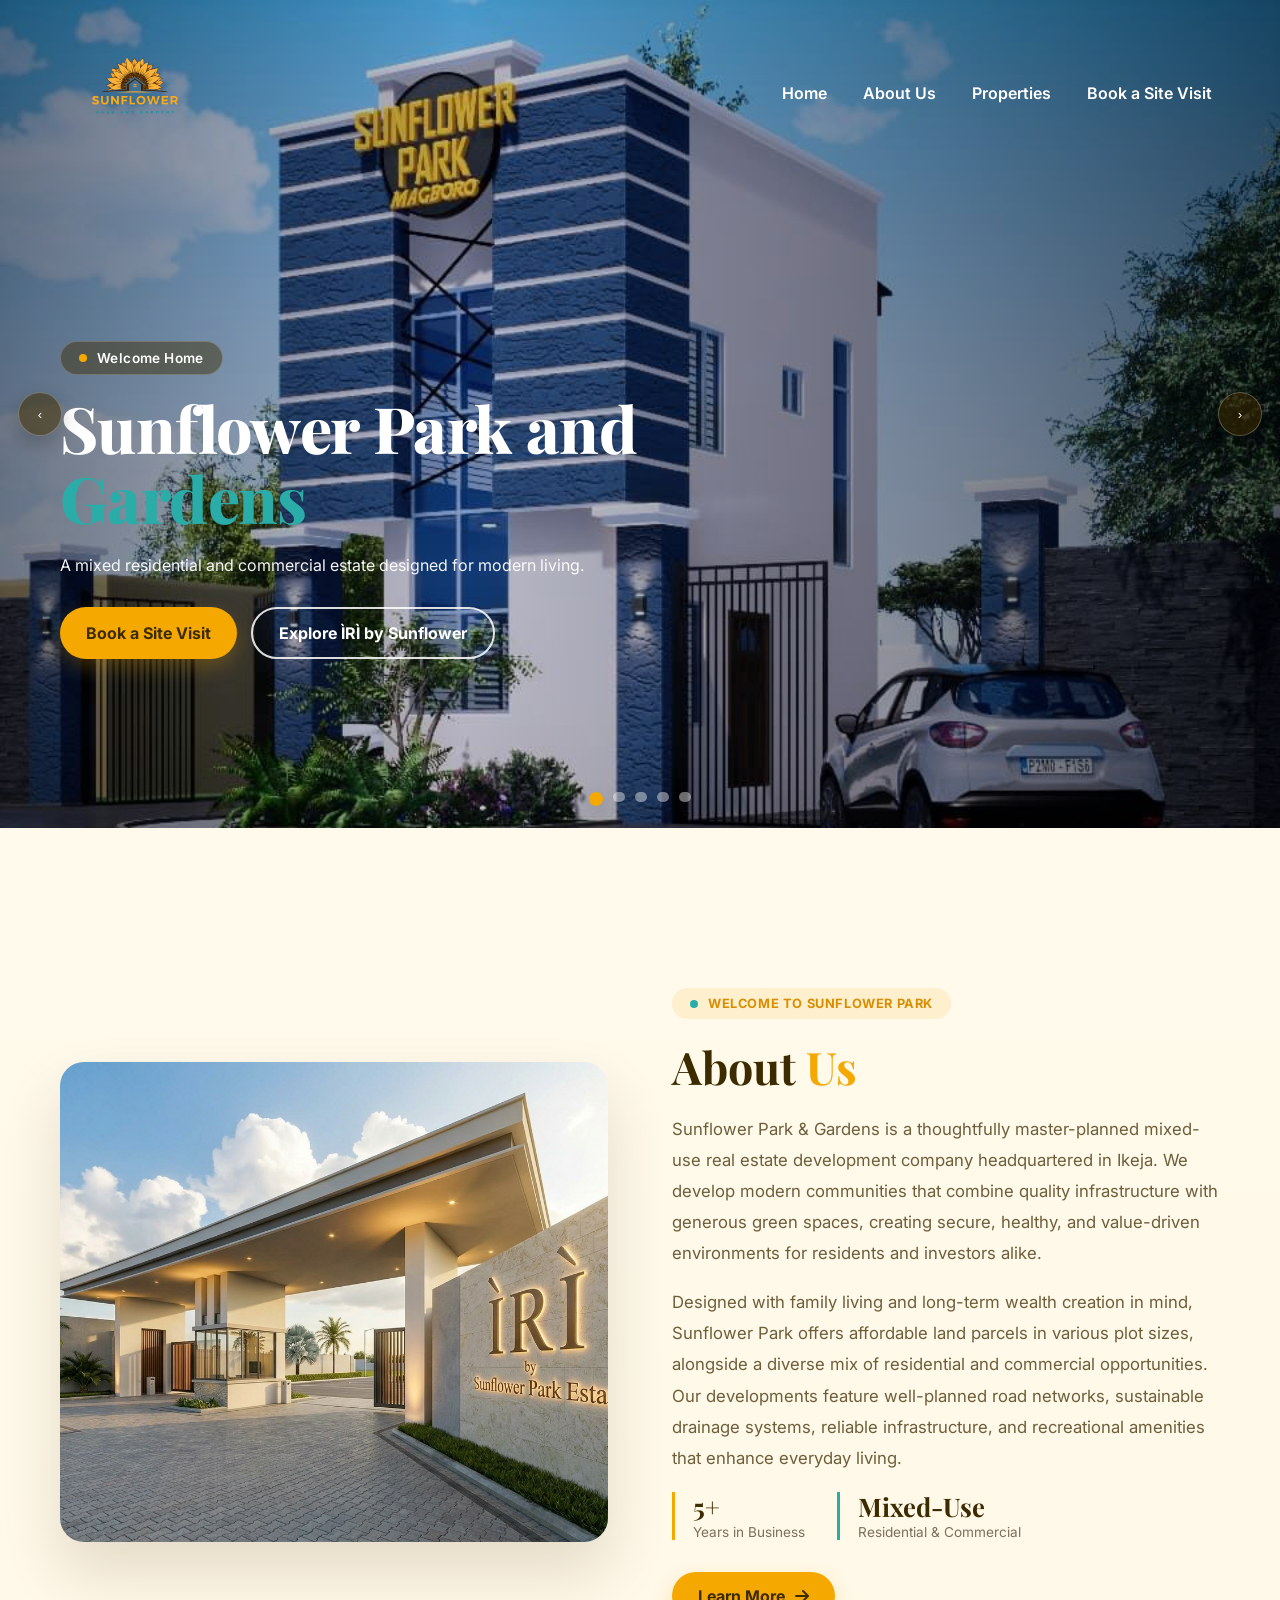
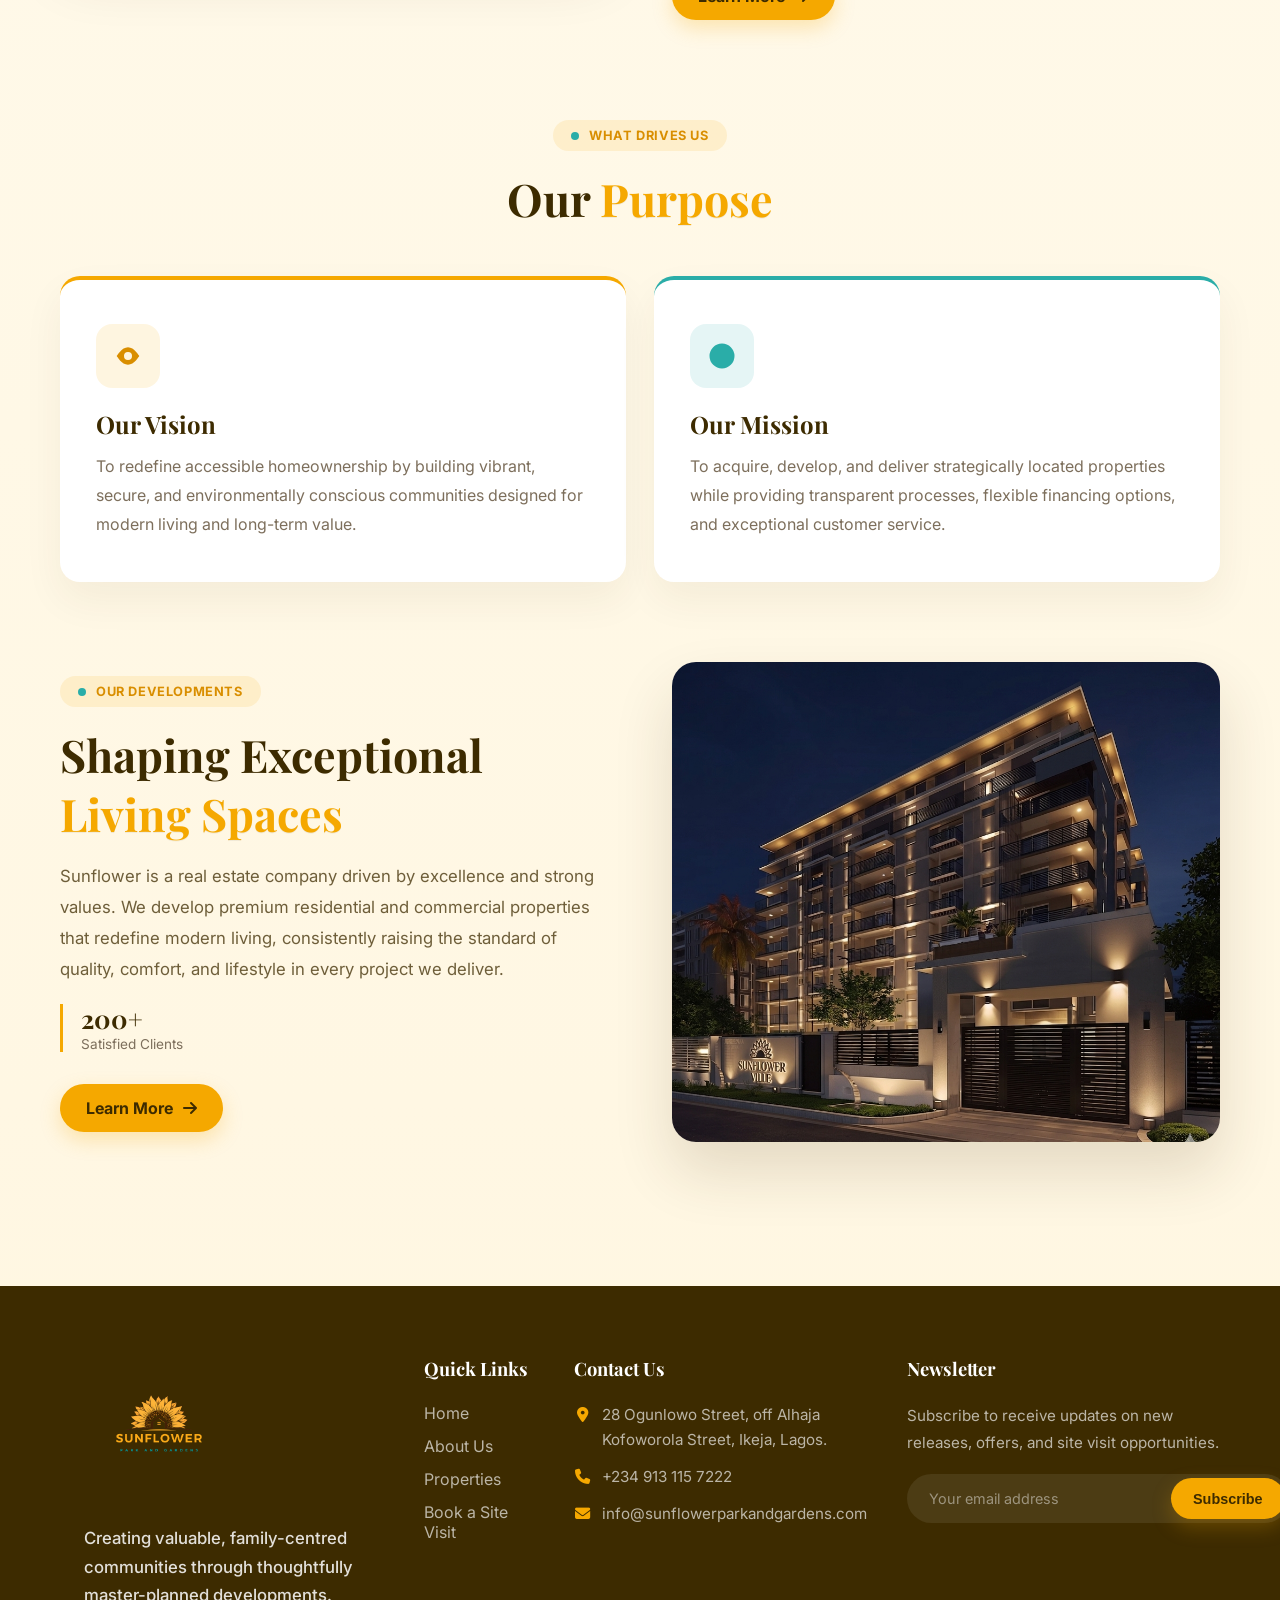
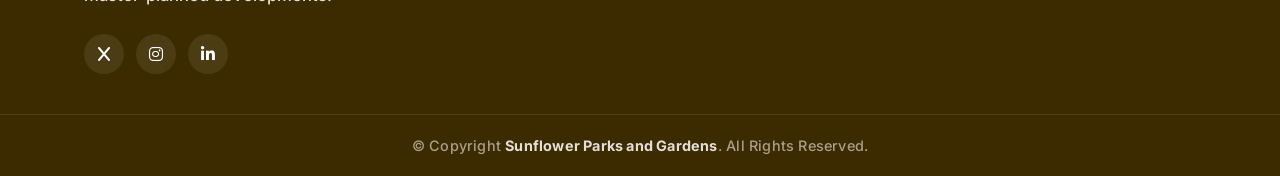
<file: index.html>
<!doctype html>
<html lang="en">

<head>
  <meta charset="utf-8" />
  <meta name="viewport" content="width=device-width,initial-scale=1" />
  <title>Sunflower Parks & Gardens</title>
  <meta name="description" content="Sunflower Parks & Gardens is a secure, mixed residential and commercial estate along the Lagos–Ibadan Expressway, minutes from Alausa, Ikeja. Discover gated living, modern infrastructure, and premium plots.">
  <meta name="robots" content="index, follow">
  <link rel="canonical" href="https://sunflowerparkandgardens.com/">
  <meta property="og:type" content="website">
  <meta property="og:site_name" content="Sunflower Parks & Gardens">
  <meta property="og:locale" content="en_NG">
  <meta property="og:url" content="https://sunflowerparkandgardens.com/">
  <meta property="og:title" content="Sunflower Parks & Gardens">
  <meta property="og:description" content="Sunflower Parks & Gardens is a secure, mixed residential and commercial estate along the Lagos–Ibadan Expressway, minutes from Alausa, Ikeja.">
  <meta property="og:image" content="https://sunflowerparkandgardens.com/images/slide1.jpeg">
  <meta name="twitter:card" content="summary_large_image">
  <meta name="twitter:title" content="Sunflower Parks & Gardens">
  <meta name="twitter:description" content="Sunflower Parks & Gardens is a secure, mixed residential and commercial estate along the Lagos–Ibadan Expressway, minutes from Alausa, Ikeja.">
  <meta name="twitter:image" content="https://sunflowerparkandgardens.com/images/slide1.jpeg">
  <link rel="icon" type="image/png" href="images/logo.png">
  <link href="https://fonts.googleapis.com/css2?family=Inter:wght@300;400;600;700&display=swap" rel="stylesheet">
  <link href="https://fonts.googleapis.com/css2?family=Playfair+Display:wght@400;600;700&display=swap" rel="stylesheet">
  <link rel="stylesheet" href="https://cdnjs.cloudflare.com/ajax/libs/font-awesome/6.4.0/css/all.min.css">
  <link rel="stylesheet" href="css/style.css">
  <script type="application/ld+json">
  {
    "@context": "https://schema.org",
    "@type": "RealEstateAgent",
    "name": "Sunflower Parks & Gardens",
    "url": "https://sunflowerparkandgardens.com/",
    "logo": "https://sunflowerparkandgardens.com/images/logo.png",
    "image": "https://sunflowerparkandgardens.com/images/logo.png",
    "telephone": "+2349131157222",
    "email": "info@sunflowerparkandgardens.com",
    "address": {
      "@type": "PostalAddress",
      "streetAddress": "Emerald Zone, 28 Ogunlowo Street, Off Alhaja Kofoworola Street",
      "addressLocality": "Ikeja",
      "addressRegion": "Lagos",
      "addressCountry": "NG"
    }
  }
  </script>
</head>

<body>
  <header class="site-header nav-overlay">
    <div class="container header-inner">
      <a class="brand" href="index.html"><img src="images/logo.png" alt="Sunflower Parks & Gardens logo"><span
          class="brand-text">Sunflower Parks & Gardens</span></a>
      <nav class="nav">
        <a href="index.html">Home</a>
        <a href="about.html">About Us</a>
        <a href="properties.html">Properties</a>
        <a href="contact.html#book-a-visit">Book a Site Visit</a>
      </nav>
      <button class="nav-toggle" aria-label="Toggle navigation">☰</button>
    </div>


  </header>

  <main>
    <!-- Hero slideshow -->
    <section class="hero hero-overlay reveal-on-scroll">
      <div class="slideshow" id="slideshow">
        <div class="slide top-anchor" style="background-image:url('images/slide1.jpeg')">
          <div class="overlay"></div>
          <div class="slide-content container">
            <span class="slide-badge"><span class="dot"></span> Welcome Home</span>
            <h1>Sunflower Park and <span class="accent-text">Gardens</span></h1>
            <p>A mixed residential and commercial estate designed for modern living.</p>
            <div class="cta-group">
              <a class="btn primary" href="contact.html#book-a-visit">Book a Site Visit</a>
              <a class="btn outline" href="iri.html">Explore ÌRÌ by Sunflower</a>
            </div>
          </div>
        </div>

        <div class="slide" style="background-image:url('images/slide2.jpeg')">
          <div class="overlay"></div>
          <div class="slide-content container">
            <span class="slide-badge"><span class="dot"></span> Prime Location</span>
            <h2>Strategically Located for <span class="accent-text">Growth</span></h2>
            <p>Along the Lagos–Ibadan Expressway, less than 25 minutes from Alausa, Ikeja.</p>
            <div class="cta-group">
              <a class="btn primary" href="contact.html#book-a-visit">Book a Site Visit</a>
              <a class="btn outline" href="iri.html">Explore ÌRÌ by Sunflower</a>
            </div>
          </div>
        </div>

        <div class="slide" style="background-image:url('images/slide3.jpeg')">
          <div class="overlay"></div>
          <div class="slide-content container">
            <span class="slide-badge"><span class="dot"></span> Masterplanned Living</span>
            <h2>Thoughtful <span class="accent-text">Masterplanning</span></h2>
            <p>Thoughtfully planned neighborhoods, generous open spaces and modern infrastructure for family living.</p>
            <div class="cta-group">
              <a class="btn primary" href="contact.html#book-a-visit">Book a Site Visit</a>
              <a class="btn outline" href="iri.html">Explore ÌRÌ by Sunflower</a>
            </div>
          </div>
        </div>

        <div class="slide" style="background-image:url('images/slide4.jpeg')">
          <div class="overlay"></div>
          <div class="slide-content container">
            <span class="slide-badge"><span class="dot"></span> 24/7 Security</span>
            <h2>Secure, <span class="accent-text">Gated</span> Living</h2>
            <p>A secure, access-controlled community with 24/7 surveillance, offering comfort and safety.</p>
            <div class="cta-group">
              <a class="btn primary" href="contact.html#book-a-visit">Book a Site Visit</a>
              <a class="btn outline" href="iri.html">Explore ÌRÌ by Sunflower</a>
            </div>
          </div>
        </div>

        <div class="slide" style="background-image:url('images/slide5.png')">
          <div class="overlay"></div>
          <div class="slide-content container">
            <span class="slide-badge"><span class="dot"></span> Easy Access</span>
            <h2><span class="accent-text">Unmatched</span> Proximity</h2>
            <p>Live within convenient reach of the city's essentials while enjoying the exclusivity of a private
              residential estate.</p>
            <div class="cta-group">
              <a class="btn primary" href="contact.html#book-a-visit">Book a Site Visit</a>
              <a class="btn outline" href="iri.html">Explore ÌRÌ by Sunflower</a>
            </div>
          </div>
        </div>

        <button class="slide-arrow prev" data-dir="-1">‹</button>
        <button class="slide-arrow next" data-dir="1">›</button>
        <div class="dots" id="slide-dots"></div>
      </div>
    </section>
    <br>
    <br>
    <br>
    <br>

    <!-- FAQ will appear after About & Vision/Mission -->

    <!-- (Vision & Mission removed here; placed after About as requested) -->

    <!-- About summary (split layout) -->
    <section class="about-split container reveal-on-scroll">
      <div class="about-split-media">
        <img src="images/slide4.jpeg" alt="Sunflower Park & Gardens estate" class="about-split-img">
      </div>
      <div class="about-split-content">
        <span class="eyebrow"><span class="dot"></span> Welcome to Sunflower Park</span>
        <h2 class="summary-title">About <span class="summary-accent">Us</span></h2>
        <p>Sunflower Park & Gardens is a thoughtfully master-planned mixed-use real estate development company
          headquartered in Ikeja. We develop modern communities that combine quality infrastructure with generous
          green spaces, creating secure, healthy, and value-driven environments for residents and investors alike.</p>
        <p>Designed with family living and long-term wealth creation in mind, Sunflower Park offers affordable land
          parcels in various plot sizes, alongside a diverse mix of residential and commercial opportunities. Our
          developments feature well-planned road networks, sustainable drainage systems, reliable infrastructure, and
          recreational amenities that enhance everyday living.</p>
        <div class="about-stats">
          <div class="stat-chip">
            <strong>5+</strong>
            <span>Years in Business</span>
          </div>
          <div class="stat-chip">
            <strong>Mixed-Use</strong>
            <span>Residential &amp; Commercial</span>
          </div>
        </div>
        <a class="btn primary" href="about.html">Learn More <i class="fa-solid fa-arrow-right"></i></a>
      </div>
    </section>

    <!-- Vision & Mission -->
    <section class="purpose container reveal-on-scroll">
      <div class="purpose-head">
        <span class="eyebrow"><span class="dot"></span> What Drives Us</span>
        <h2 class="summary-title">Our <span class="summary-accent">Purpose</span></h2>
      </div>
      <div class="mission-grid">
        <article class="mission-card mission-card--gold" tabindex="0">
          <div class="icon">
            <svg viewBox="0 0 24 24" xmlns="http://www.w3.org/2000/svg" aria-hidden="true">
              <path d="M12 5c-5 0-9 7-9 7s4 7 9 7 9-7 9-7-4-7-9-7zm0 10.2A3.2 3.2 0 1 1 12 8.8a3.2 3.2 0 0 1 0 6.4z"
                fill="currentColor" />
            </svg>
          </div>
          <h3>Our Vision</h3>
          <p>To redefine accessible homeownership by building vibrant, secure, and environmentally conscious
            communities designed for modern living and long-term value.</p>
        </article>

        <article class="mission-card mission-card--teal" tabindex="0">
          <div class="icon">
            <svg viewBox="0 0 24 24" xmlns="http://www.w3.org/2000/svg" aria-hidden="true">
              <path d="M12 2a10 10 0 1 0 0 20 10 10 0 0 0 0-20zm1 6h-2v6l5 3 1-1-4-2V8z" fill="currentColor" />
            </svg>
          </div>
          <h3>Our Mission</h3>
          <p>To acquire, develop, and deliver strategically located properties while providing transparent processes,
            flexible financing options, and exceptional customer service.</p>
        </article>
      </div>
    </section>

    <!-- Properties preview -->
    <section class="about-split container reveal-on-scroll properties-preview">
      <div class="about-split-content">
        <span class="eyebrow"><span class="dot"></span> Our Developments</span>
        <h2 class="summary-title">Shaping Exceptional <span class="summary-accent">Living Spaces</span></h2>
        <p>Sunflower is a real estate company driven by excellence and strong values. We develop premium residential
          and commercial properties that redefine modern living, consistently raising the standard of quality,
          comfort, and lifestyle in every project we deliver.</p>
        <div class="about-stats">
          <div class="stat-chip">
            <strong>200+</strong>
            <span>Satisfied Clients</span>
          </div>
        </div>
        <a class="btn primary" href="properties.html">Learn More <i class="fa-solid fa-arrow-right"></i></a>
      </div>
      <div class="about-split-media">
        <img src="images/ssa.png" alt="Sunflower Park & Gardens estate" class="about-split-img">
      </div>
    </section>
  </main>

  <footer class="site-footer">
    <div class="footer-top">
      <div class="container">
        <div class="footer-grid">
          <div class="footer-col footer-brand-col">
            <span class="footer-logo-wrap"><img src="images/logo.png" alt="Sunflower Parks & Gardens"
                class="footer-logo"></span>
            <p class="footer-tag">Creating valuable, family-centred communities through thoughtfully master-planned
              developments.</p>
            <div class="footer-socials">
              <a href="https://x.com/sfpgrealtor?s=21" target="_blank" rel="noopener" aria-label="X"><i class="fa-solid fa-x"></i></a>
              <a href="https://www.instagram.com/sunflowerparkrealtors" target="_blank" rel="noopener" aria-label="Instagram"><i class="fa-brands fa-instagram"></i></a>
              <a href="https://www.linkedin.com/company/sunflower-park-and-gardens-realtor/" target="_blank" rel="noopener" aria-label="LinkedIn"><i class="fa-brands fa-linkedin-in"></i></a>
            </div>
          </div>

          <div class="footer-col footer-links-col">
            <h3>Quick Links</h3>
            <ul>
              <li><a href="index.html">Home</a></li>
              <li><a href="about.html">About Us</a></li>
              <li><a href="properties.html">Properties</a></li>
              <li><a href="contact.html#book-a-visit">Book a Site Visit</a></li>
            </ul>
          </div>

          <div class="footer-col footer-contact-col">
            <h3>Contact Us</h3>
            <ul class="footer-contact-list">
              <li><i class="fa-solid fa-location-dot"></i><span>28 Ogunlowo Street, off Alhaja Kofoworola Street,
                  Ikeja, Lagos.</span></li>
              <li><i class="fa-solid fa-phone"></i><a href="tel:+2349131157222">+234 913 115 7222</a></li>
              <li><i class="fa-solid fa-envelope"></i><a
                  href="mailto:info@sunflowerparkandgardens.com">info@sunflowerparkandgardens.com</a></li>
            </ul>
          </div>

          <div class="footer-col footer-newsletter-col">
            <h3>Newsletter</h3>
            <p>Subscribe to receive updates on new releases, offers, and site visit opportunities.</p>
            <form class="newsletter-form">
              <input type="email" placeholder="Your email address" aria-label="Email address" required>
              <button type="button" class="btn primary">Subscribe</button>
            </form>
          </div>
        </div>
      </div>
    </div>

    <div class="footer-bottom">
      <div class="container footer-bottom-inner">
        <div class="copyright">© Copyright <strong>Sunflower Parks and Gardens</strong>. All Rights Reserved.</div>
      </div>
      <button class="back-to-top" aria-label="Back to top">↑</button>
    </div>
  </footer>

  <script src="js/slider.js"></script>
</body>

</html>
</file>
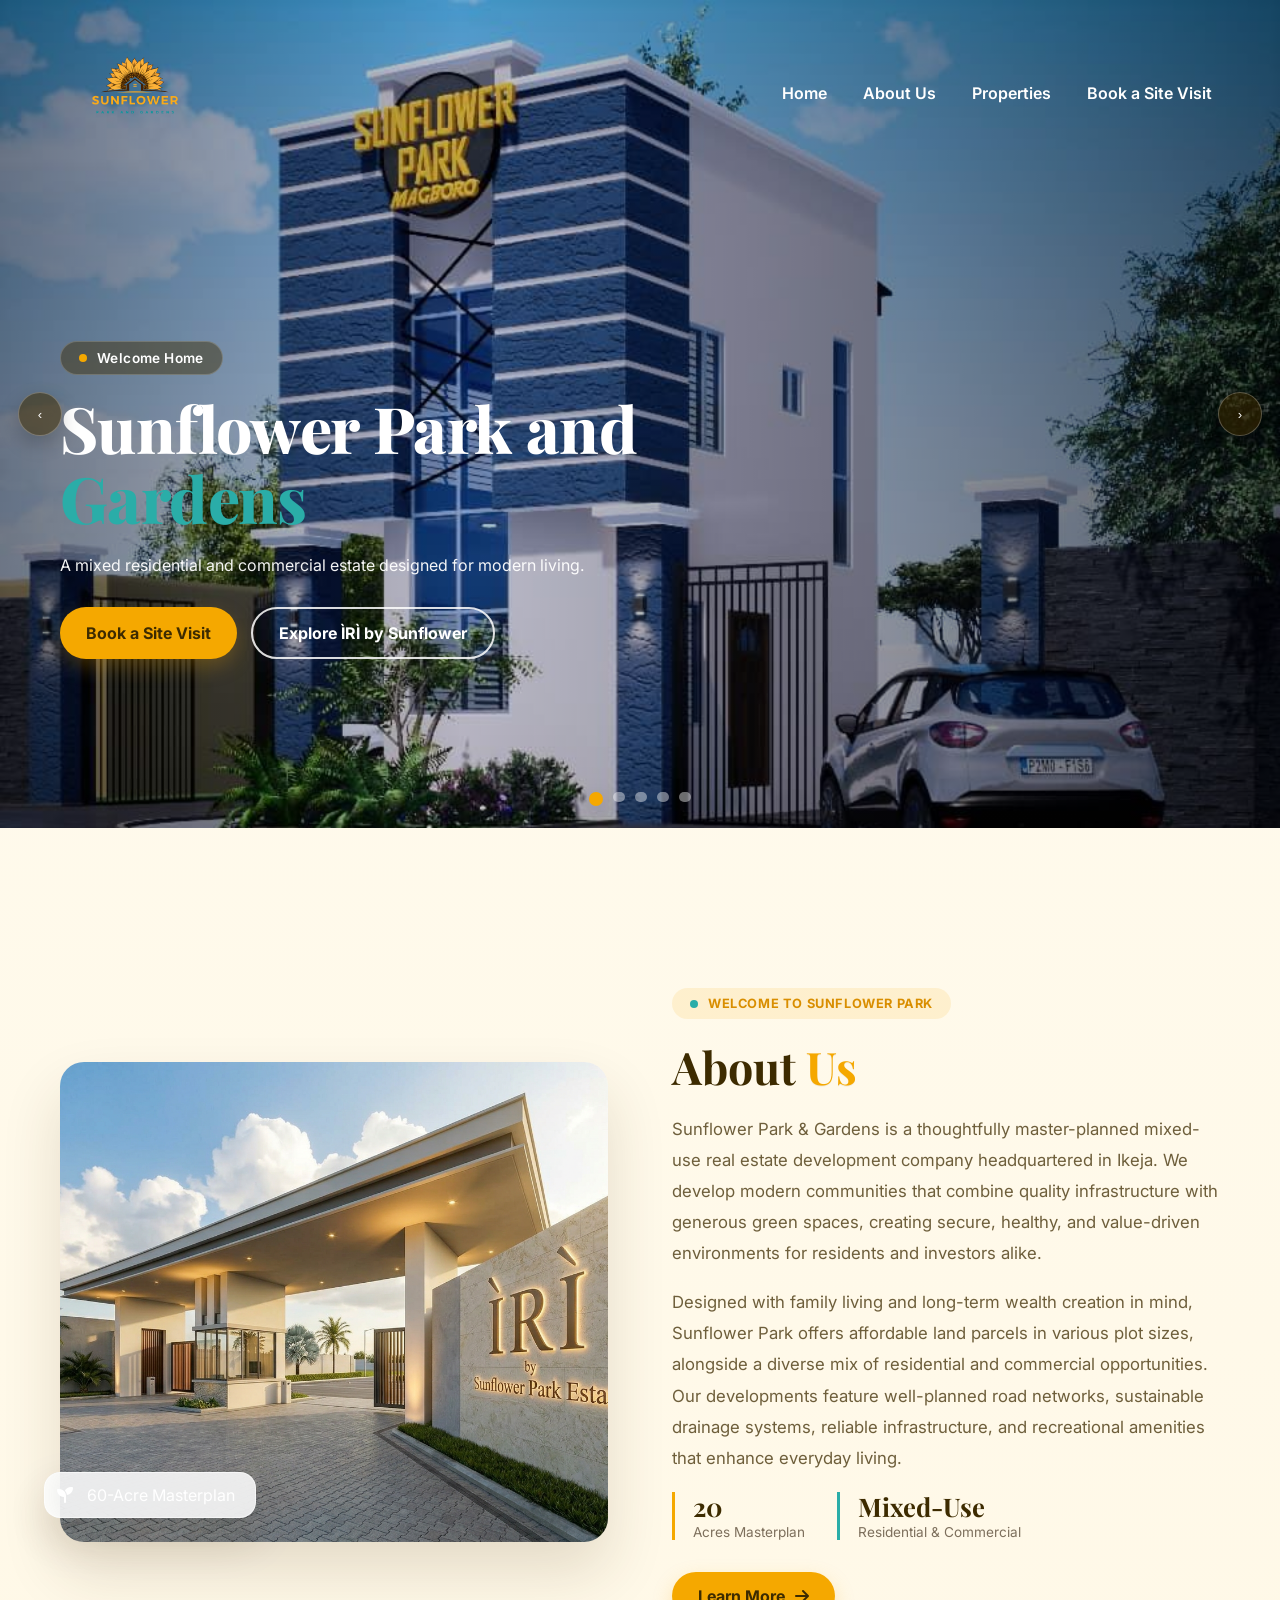
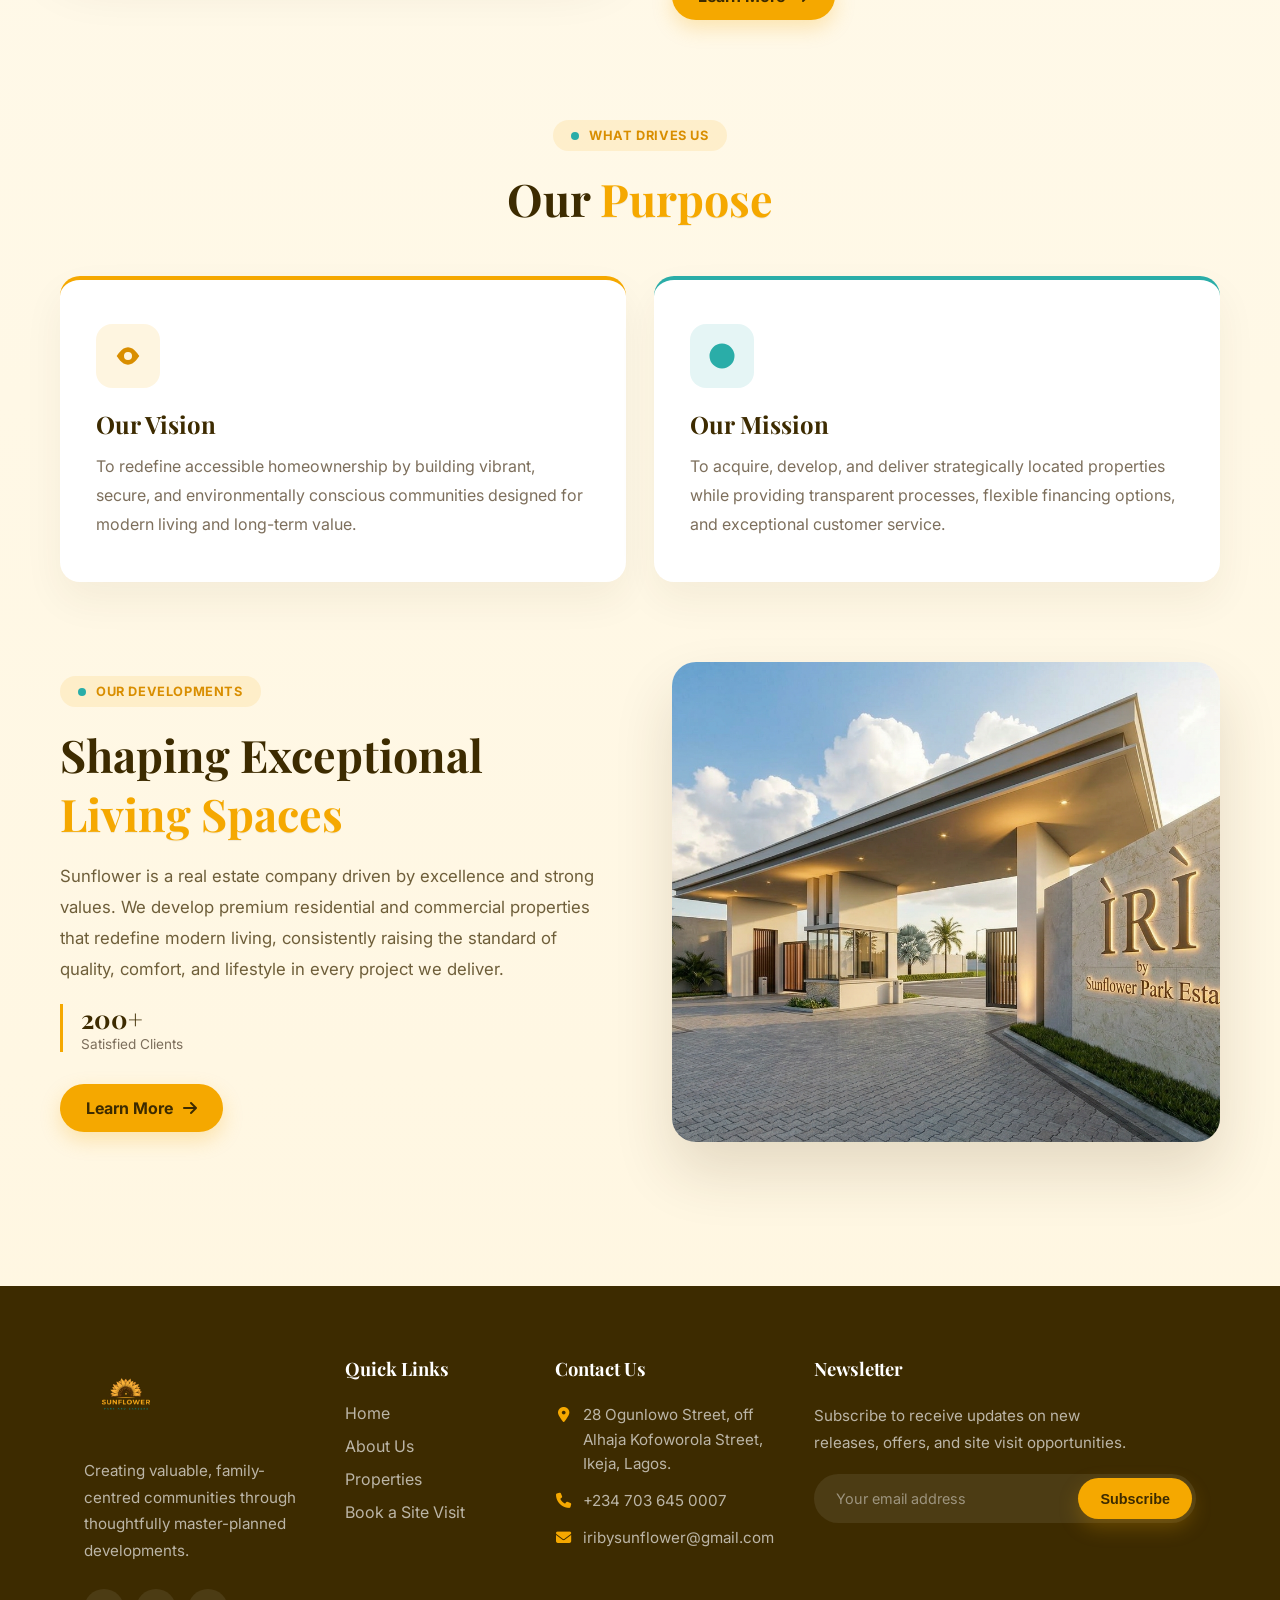
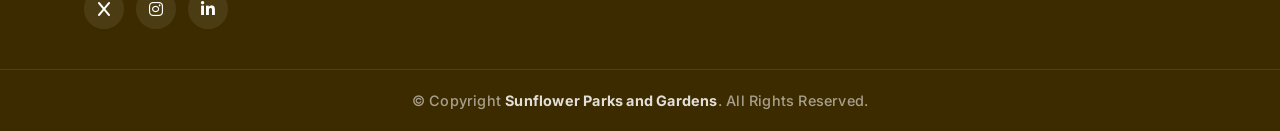
<file: frontend/index.html>
<!doctype html>
<html lang="en">

<head>
  <meta charset="utf-8" />
  <meta name="viewport" content="width=device-width,initial-scale=1" />
  <title>Sunflower Parks & Gardens</title>
  <meta name="robots" content="noindex, follow">
  <link rel="canonical" href="https://sunflowerparkandgardens.com/">
  <link rel="icon" type="image/png" href="images/logo.png">
  <link href="https://fonts.googleapis.com/css2?family=Inter:wght@300;400;600;700&display=swap" rel="stylesheet">
  <link href="https://fonts.googleapis.com/css2?family=Playfair+Display:wght@400;600;700&display=swap" rel="stylesheet">
  <link rel="stylesheet" href="https://cdnjs.cloudflare.com/ajax/libs/font-awesome/6.4.0/css/all.min.css">
  <link rel="stylesheet" href="css/style.css">
</head>

<body>
  <header class="site-header nav-overlay">
    <div class="container header-inner">
      <a class="brand" href="index.html"><img src="images/logo.png" alt="Sunflower Parks & Gardens logo"><span
          class="brand-text">Sunflower Parks & Gardens</span></a>
      <nav class="nav">
        <a href="index.html">Home</a>
        <a href="about.html">About Us</a>
        <a href="properties.html">Properties</a>
        <a href="contact.html#book-a-visit">Book a Site Visit</a>
      </nav>
      <button class="nav-toggle" aria-label="Toggle navigation">☰</button>
    </div>


  </header>

  <main>
    <!-- Hero slideshow -->
    <section class="hero hero-overlay reveal-on-scroll">
      <div class="slideshow" id="slideshow">
        <div class="slide top-anchor" style="background-image:url('images/slide1.jpeg')">
          <div class="overlay"></div>
          <div class="slide-content container">
            <span class="slide-badge"><span class="dot"></span> Welcome Home</span>
            <h1>Sunflower Park and <span class="accent-text">Gardens</span></h1>
            <p>A mixed residential and commercial estate designed for modern living.</p>
            <div class="cta-group">
              <a class="btn primary" href="contact.html#book-a-visit">Book a Site Visit</a>
              <a class="btn outline" href="iri.html">Explore ÌRÌ by Sunflower</a>
            </div>
          </div>
        </div>

        <div class="slide" style="background-image:url('images/slide2.jpeg')">
          <div class="overlay"></div>
          <div class="slide-content container">
            <span class="slide-badge"><span class="dot"></span> Prime Location</span>
            <h2>Strategically Located for <span class="accent-text">Growth</span></h2>
            <p>Along the Lagos–Ibadan Expressway, less than 25 minutes from Alausa, Ikeja.</p>
            <div class="cta-group">
              <a class="btn primary" href="contact.html#book-a-visit">Book a Site Visit</a>
              <a class="btn outline" href="iri.html">Explore ÌRÌ by Sunflower</a>
            </div>
          </div>
        </div>

        <div class="slide" style="background-image:url('images/slide3.jpeg')">
          <div class="overlay"></div>
          <div class="slide-content container">
            <span class="slide-badge"><span class="dot"></span> Masterplanned Living</span>
            <h2>Thoughtful <span class="accent-text">Masterplanning</span></h2>
            <p>Thoughtfully planned neighborhoods, generous open spaces and modern infrastructure for family living.</p>
            <div class="cta-group">
              <a class="btn primary" href="contact.html#book-a-visit">Book a Site Visit</a>
              <a class="btn outline" href="iri.html">Explore ÌRÌ by Sunflower</a>
            </div>
          </div>
        </div>

        <div class="slide" style="background-image:url('images/slide4.jpeg')">
          <div class="overlay"></div>
          <div class="slide-content container">
            <span class="slide-badge"><span class="dot"></span> 24/7 Security</span>
            <h2>Secure, <span class="accent-text">Gated</span> Living</h2>
            <p>A secure, access-controlled community with 24/7 surveillance, offering comfort and safety.</p>
            <div class="cta-group">
              <a class="btn primary" href="contact.html#book-a-visit">Book a Site Visit</a>
              <a class="btn outline" href="iri.html">Explore ÌRÌ by Sunflower</a>
            </div>
          </div>
        </div>

        <div class="slide" style="background-image:url('images/slide5.png')">
          <div class="overlay"></div>
          <div class="slide-content container">
            <span class="slide-badge"><span class="dot"></span> Easy Access</span>
            <h2><span class="accent-text">Unmatched</span> Proximity</h2>
            <p>Live within convenient reach of the city's essentials while enjoying the exclusivity of a private
              residential estate.</p>
            <div class="cta-group">
              <a class="btn primary" href="contact.html#book-a-visit">Book a Site Visit</a>
              <a class="btn outline" href="iri.html">Explore ÌRÌ by Sunflower</a>
            </div>
          </div>
        </div>

        <button class="slide-arrow prev" data-dir="-1">‹</button>
        <button class="slide-arrow next" data-dir="1">›</button>
        <div class="dots" id="slide-dots"></div>
      </div>
    </section>
    <br>
    <br>
    <br>
    <br>

    <!-- FAQ will appear after About & Vision/Mission -->

    <!-- (Vision & Mission removed here; placed after About as requested) -->

    <!-- About summary (split layout) -->
    <section class="about-split container reveal-on-scroll">
      <div class="about-split-media">
        <img src="images/slide4.jpeg" alt="Sunflower Park & Gardens estate" class="about-split-img">
        <span class="floating-badge badge-teal"><i class="fa-solid fa-seedling"></i> 60-Acre Masterplan</span>
      </div>
      <div class="about-split-content">
        <span class="eyebrow"><span class="dot"></span> Welcome to Sunflower Park</span>
        <h2 class="summary-title">About <span class="summary-accent">Us</span></h2>
        <p>Sunflower Park & Gardens is a thoughtfully master-planned mixed-use real estate development company
          headquartered in Ikeja. We develop modern communities that combine quality infrastructure with generous
          green spaces, creating secure, healthy, and value-driven environments for residents and investors alike.</p>
        <p>Designed with family living and long-term wealth creation in mind, Sunflower Park offers affordable land
          parcels in various plot sizes, alongside a diverse mix of residential and commercial opportunities. Our
          developments feature well-planned road networks, sustainable drainage systems, reliable infrastructure, and
          recreational amenities that enhance everyday living.</p>
        <div class="about-stats">
          <div class="stat-chip">
            <strong>20</strong>
            <span>Acres Masterplan</span>
          </div>
          <div class="stat-chip">
            <strong>Mixed-Use</strong>
            <span>Residential &amp; Commercial</span>
          </div>
        </div>
        <a class="btn primary" href="about.html">Learn More <i class="fa-solid fa-arrow-right"></i></a>
      </div>
    </section>

    <!-- Vision & Mission -->
    <section class="purpose container reveal-on-scroll">
      <div class="purpose-head">
        <span class="eyebrow"><span class="dot"></span> What Drives Us</span>
        <h2 class="summary-title">Our <span class="summary-accent">Purpose</span></h2>
      </div>
      <div class="mission-grid">
        <article class="mission-card mission-card--gold" tabindex="0">
          <div class="icon">
            <svg viewBox="0 0 24 24" xmlns="http://www.w3.org/2000/svg" aria-hidden="true">
              <path d="M12 5c-5 0-9 7-9 7s4 7 9 7 9-7 9-7-4-7-9-7zm0 10.2A3.2 3.2 0 1 1 12 8.8a3.2 3.2 0 0 1 0 6.4z"
                fill="currentColor" />
            </svg>
          </div>
          <h3>Our Vision</h3>
          <p>To redefine accessible homeownership by building vibrant, secure, and environmentally conscious
            communities designed for modern living and long-term value.</p>
        </article>

        <article class="mission-card mission-card--teal" tabindex="0">
          <div class="icon">
            <svg viewBox="0 0 24 24" xmlns="http://www.w3.org/2000/svg" aria-hidden="true">
              <path d="M12 2a10 10 0 1 0 0 20 10 10 0 0 0 0-20zm1 6h-2v6l5 3 1-1-4-2V8z" fill="currentColor" />
            </svg>
          </div>
          <h3>Our Mission</h3>
          <p>To acquire, develop, and deliver strategically located properties while providing transparent processes,
            flexible financing options, and exceptional customer service.</p>
        </article>
      </div>
    </section>

    <!-- Properties preview -->
    <section class="about-split container reveal-on-scroll properties-preview">
      <div class="about-split-content">
        <span class="eyebrow"><span class="dot"></span> Our Developments</span>
        <h2 class="summary-title">Shaping Exceptional <span class="summary-accent">Living Spaces</span></h2>
        <p>Sunflower is a real estate company driven by excellence and strong values. We develop premium residential
          and commercial properties that redefine modern living, consistently raising the standard of quality,
          comfort, and lifestyle in every project we deliver.</p>
        <div class="about-stats">
          <div class="stat-chip">
            <strong>200+</strong>
            <span>Satisfied Clients</span>
          </div>
        </div>
        <a class="btn primary" href="properties.html">Learn More <i class="fa-solid fa-arrow-right"></i></a>
      </div>
      <div class="about-split-media">
        <img src="images/slide4.jpeg" alt="Sunflower Park & Gardens estate" class="about-split-img">
      </div>
    </section>
  </main>

  <footer class="site-footer">
    <div class="footer-top">
      <div class="container">
        <div class="footer-grid">
          <div class="footer-col footer-brand-col">
            <span class="footer-logo-wrap"><img src="images/logo.png" alt="Sunflower Parks & Gardens"
                class="footer-logo"></span>
            <p class="footer-tag">Creating valuable, family-centred communities through thoughtfully master-planned
              developments.</p>
            <div class="footer-socials">
              <a href="https://x.com/sfpgrealtor?s=21" target="_blank" rel="noopener" aria-label="X"><i class="fa-solid fa-x"></i></a>
              <a href="https://www.instagram.com/sunflowerparkrealtors" target="_blank" rel="noopener" aria-label="Instagram"><i class="fa-brands fa-instagram"></i></a>
              <a href="https://www.linkedin.com/company/sunflower-park-and-gardens-realtor/" target="_blank" rel="noopener" aria-label="LinkedIn"><i class="fa-brands fa-linkedin-in"></i></a>
            </div>
          </div>

          <div class="footer-col footer-links-col">
            <h3>Quick Links</h3>
            <ul>
              <li><a href="index.html">Home</a></li>
              <li><a href="about.html">About Us</a></li>
              <li><a href="properties.html">Properties</a></li>
              <li><a href="contact.html#book-a-visit">Book a Site Visit</a></li>
            </ul>
          </div>

          <div class="footer-col footer-contact-col">
            <h3>Contact Us</h3>
            <ul class="footer-contact-list">
              <li><i class="fa-solid fa-location-dot"></i><span>28 Ogunlowo Street, off Alhaja Kofoworola Street,
                  Ikeja, Lagos.</span></li>
              <li><i class="fa-solid fa-phone"></i><a href="tel:+2347036450007">+234 703 645 0007</a></li>
              <li><i class="fa-solid fa-envelope"></i><a
                  href="mailto:iribysunflower@gmail.com">iribysunflower@gmail.com</a></li>
            </ul>
          </div>

          <div class="footer-col footer-newsletter-col">
            <h3>Newsletter</h3>
            <p>Subscribe to receive updates on new releases, offers, and site visit opportunities.</p>
            <form class="newsletter-form">
              <input type="email" placeholder="Your email address" aria-label="Email address" required>
              <button type="button" class="btn primary">Subscribe</button>
            </form>
          </div>
        </div>
      </div>
    </div>

    <div class="footer-bottom">
      <div class="container footer-bottom-inner">
        <div class="copyright">© Copyright <strong>Sunflower Parks and Gardens</strong>. All Rights Reserved.</div>
      </div>
      <button class="back-to-top" aria-label="Back to top">↑</button>
    </div>
  </footer>

  <script src="js/slider.js"></script>
</body>

</html>
</file>
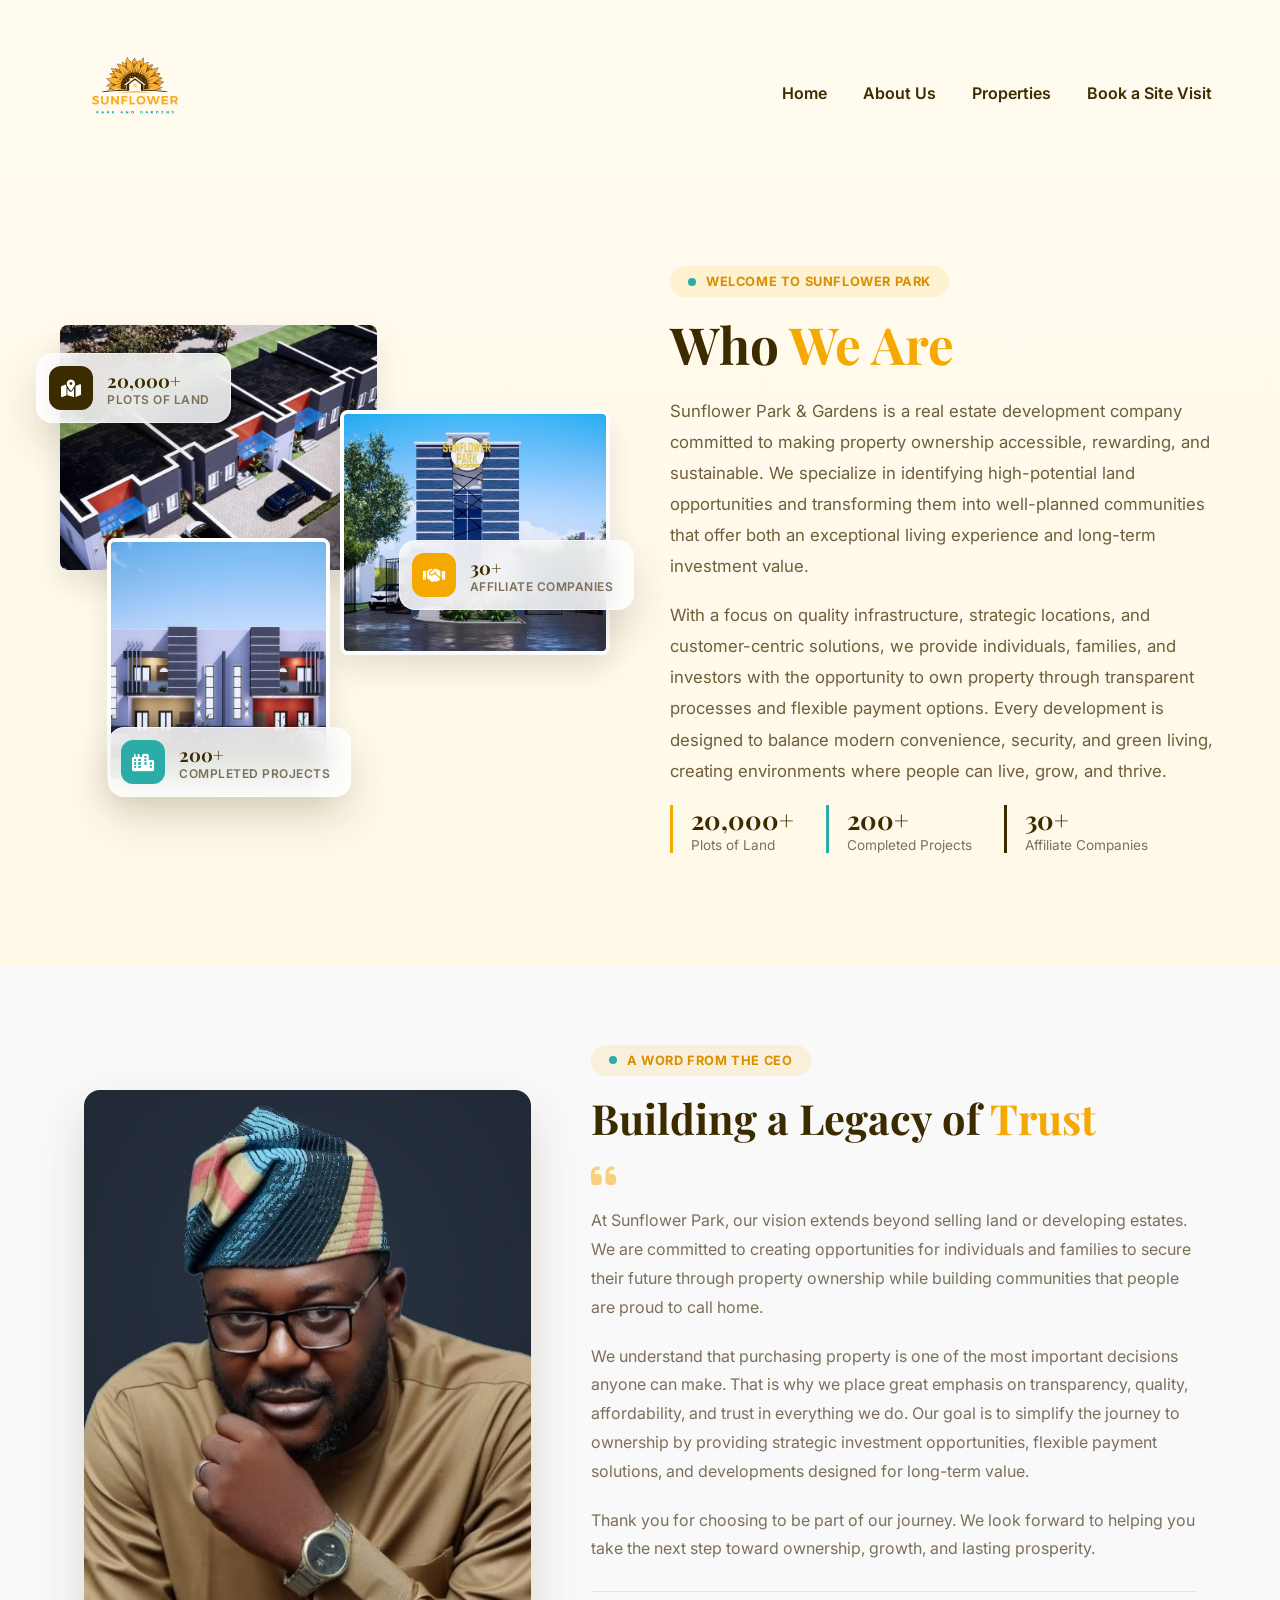
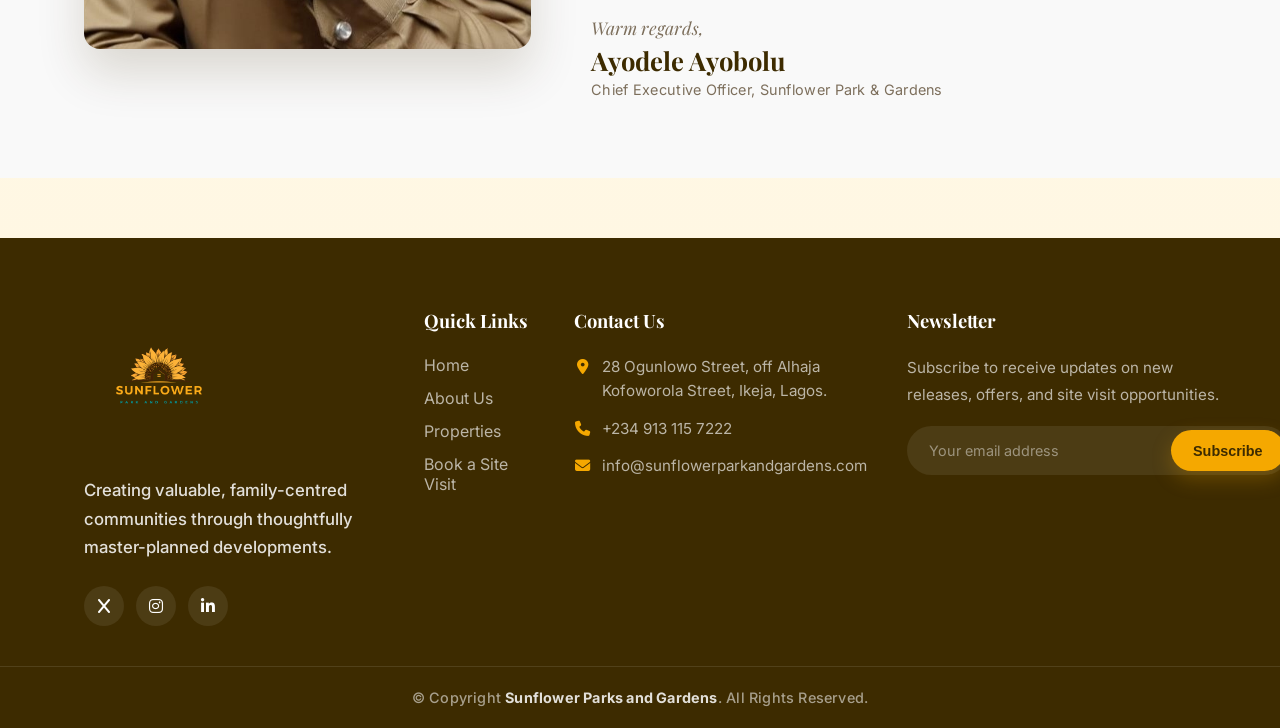
<file: about.html>
<!doctype html>
<html lang="en">

<head>
  <meta charset="utf-8" />
  <meta name="viewport" content="width=device-width,initial-scale=1" />
  <title>About — Sunflower Parks & Gardens</title>
  <meta name="description" content="Sunflower Parks & Gardens is a real estate development company with 20,000+ plots of land, 30+ affiliate companies, and 200+ completed projects across Nigeria.">
  <meta name="robots" content="index, follow">
  <link rel="canonical" href="https://sunflowerparkandgardens.com/about.html">
  <meta property="og:type" content="website">
  <meta property="og:site_name" content="Sunflower Parks & Gardens">
  <meta property="og:locale" content="en_NG">
  <meta property="og:url" content="https://sunflowerparkandgardens.com/about.html">
  <meta property="og:title" content="About — Sunflower Parks & Gardens">
  <meta property="og:description" content="Sunflower Parks & Gardens is a real estate development company with 20,000+ plots of land, 30+ affiliate companies, and 200+ completed projects across Nigeria.">
  <meta property="og:image" content="https://sunflowerparkandgardens.com/images/hero-02.jpeg">
  <meta name="twitter:card" content="summary_large_image">
  <meta name="twitter:title" content="About — Sunflower Parks & Gardens">
  <meta name="twitter:description" content="Sunflower Parks & Gardens is a real estate development company with 20,000+ plots of land, 30+ affiliate companies, and 200+ completed projects across Nigeria.">
  <meta name="twitter:image" content="https://sunflowerparkandgardens.com/images/hero-02.jpeg">
  <link rel="icon" type="image/png" href="images/logo.png">
  <link href="https://fonts.googleapis.com/css2?family=Inter:wght@300;400;600;700&display=swap" rel="stylesheet">
  <link href="https://fonts.googleapis.com/css2?family=Playfair+Display:wght@400;600;700&display=swap" rel="stylesheet">
  <link rel="stylesheet" href="https://cdnjs.cloudflare.com/ajax/libs/font-awesome/6.4.0/css/all.min.css">
  <link rel="stylesheet" href="css/style.css">
  <script type="application/ld+json">
  {
    "@context": "https://schema.org",
    "@type": "RealEstateAgent",
    "name": "Sunflower Parks & Gardens",
    "url": "https://sunflowerparkandgardens.com/",
    "logo": "https://sunflowerparkandgardens.com/images/logo.png",
    "image": "https://sunflowerparkandgardens.com/images/logo.png",
    "telephone": "+2349131157222",
    "email": "info@sunflowerparkandgardens.com",
    "address": {
      "@type": "PostalAddress",
      "streetAddress": "Emerald Zone, 28 Ogunlowo Street, Off Alhaja Kofoworola Street",
      "addressLocality": "Ikeja",
      "addressRegion": "Lagos",
      "addressCountry": "NG"
    }
  }
  </script>
</head>

<body>
  <header class="site-header yellow">
    <div class="container header-inner">
      <a class="brand" href="index.html"><img src="images/logo.png" alt="Sunflower Parks & Gardens logo"><span
          class="brand-text">Sunflower Parks & Gardens</span></a>
      <nav class="nav">
        <a href="index.html">Home</a>
        <a href="about.html" class="active">About Us</a>
        <a href="properties.html">Properties</a>
        <a href="contact.html#book-a-visit">Book a Site Visit</a>
      </nav>
      <button class="nav-toggle" aria-label="Toggle navigation">☰</button>
    </div>
  </header>


  <main>
    <section class="container about-hero">
      <div class="about-collage">
        <img src="images/hero-02.jpeg" alt="Sunflower Park Landscape" class="collage-img img-1">
        <img src="images/hero-05.jpeg" alt="Modern Housing" class="collage-img img-2">
        <img src="images/hero-08.jpeg" alt="Construction Team" class="collage-img img-3">

        <!-- Floating Badges -->
        <div class="floating-badge badge-green">
          <span class="badge-icon"><i class="fa-solid fa-map-location-dot"></i></span>
          <span class="badge-text"><strong>20,000+</strong><span>Plots of Land</span></span>
        </div>
        <div class="floating-badge badge-brand">
          <span class="badge-icon"><i class="fa-solid fa-handshake"></i></span>
          <span class="badge-text"><strong>30+</strong><span>Affiliate Companies</span></span>
        </div>
        <div class="floating-badge badge-dark">
          <span class="badge-icon"><i class="fa-solid fa-city"></i></span>
          <span class="badge-text"><strong>200+</strong><span>Completed Projects</span></span>
        </div>
      </div>

      <div class="about-text">
        <span class="eyebrow"><span class="dot"></span> Welcome to Sunflower Park</span>
        <h1>Who <span class="highlight-brand">We Are</span></h1>
        <p>Sunflower Park & Gardens is a real estate development company committed to making property ownership
          accessible, rewarding, and sustainable. We specialize in identifying high-potential land opportunities and
          transforming them into well-planned communities that offer both an exceptional living experience and
          long-term investment value.</p>
        <p>With a focus on quality infrastructure, strategic locations, and customer-centric solutions, we provide
          individuals, families, and investors with the opportunity to own property through transparent processes and
          flexible payment options. Every development is designed to balance modern convenience, security, and green
          living, creating environments where people can live, grow, and thrive.</p>

        <div class="about-stats">
          <div class="stat-chip">
            <strong>20,000+</strong>
            <span>Plots of Land</span>
          </div>
          <div class="stat-chip">
            <strong>200+</strong>
            <span>Completed Projects</span>
          </div>
          <div class="stat-chip">
            <strong>30+</strong>
            <span>Affiliate Companies</span>
          </div>
        </div>
      </div>
    </section>

    <section class="ceo-section">
      <div class="container ceo-grid">
        <div class="ceo-image-wrapper">
          <img src="images/ceo.jpeg" alt="Ayodele Ayobolu, CEO of Sunflower Park & Gardens" class="ceo-img">
        </div>
        <div class="ceo-content">
          <span class="eyebrow"><span class="dot"></span> A Word from the CEO</span>
          <h2>Building a Legacy of <span class="summary-accent">Trust</span></h2>
          <i class="fa-solid fa-quote-left ceo-quote-icon" aria-hidden="true"></i>
          <p class="ceo-bio">At Sunflower Park, our vision extends beyond selling land or developing estates. We are
            committed to creating opportunities for individuals and families to secure their future through property
            ownership while building communities that people are proud to call home.</p>
          <p class="ceo-bio">We understand that purchasing property is one of the most important decisions anyone can
            make. That is why we place great emphasis on transparency, quality, affordability, and trust in everything
            we do. Our goal is to simplify the journey to ownership by providing strategic investment opportunities,
            flexible payment solutions, and developments designed for long-term value.</p>
          <p class="ceo-bio">Thank you for choosing to be part of our journey. We look forward to helping you take the
            next step toward ownership, growth, and lasting prosperity.</p>
          <div class="signature">
            <span class="signature-greeting">Warm regards,</span>
            <span class="signature-name">Ayodele Ayobolu</span>
            <span class="signature-role">Chief Executive Officer, Sunflower Park &amp; Gardens</span>
          </div>
        </div>
      </div>
    </section>
  </main>

  <footer class="site-footer">
    <div class="footer-top">
      <div class="container">
        <div class="footer-grid">
          <div class="footer-col footer-brand-col">
            <span class="footer-logo-wrap"><img src="images/logo.png" alt="Sunflower Parks & Gardens"
                class="footer-logo"></span>
            <p class="footer-tag">Creating valuable, family-centred communities through thoughtfully master-planned
              developments.</p>
            <div class="footer-socials">
              <a href="https://x.com/sfpgrealtor?s=21" target="_blank" rel="noopener" aria-label="X"><i class="fa-solid fa-x"></i></a>
              <a href="https://www.instagram.com/sunflowerparkrealtors" target="_blank" rel="noopener" aria-label="Instagram"><i class="fa-brands fa-instagram"></i></a>
              <a href="https://www.linkedin.com/company/sunflower-park-and-gardens-realtor/" target="_blank" rel="noopener" aria-label="LinkedIn"><i class="fa-brands fa-linkedin-in"></i></a>
            </div>
          </div>

          <div class="footer-col footer-links-col">
            <h3>Quick Links</h3>
            <ul>
              <li><a href="index.html">Home</a></li>
              <li><a href="about.html">About Us</a></li>
              <li><a href="properties.html">Properties</a></li>
              <li><a href="contact.html#book-a-visit">Book a Site Visit</a></li>
            </ul>
          </div>

          <div class="footer-col footer-contact-col">
            <h3>Contact Us</h3>
            <ul class="footer-contact-list">
              <li><i class="fa-solid fa-location-dot"></i><span>28 Ogunlowo Street, off Alhaja Kofoworola Street,
                  Ikeja, Lagos.</span></li>
              <li><i class="fa-solid fa-phone"></i><a href="tel:+2349131157222">+234 913 115 7222</a></li>
              <li><i class="fa-solid fa-envelope"></i><a
                  href="mailto:info@sunflowerparkandgardens.com">info@sunflowerparkandgardens.com</a></li>
            </ul>
          </div>

          <div class="footer-col footer-newsletter-col">
            <h3>Newsletter</h3>
            <p>Subscribe to receive updates on new releases, offers, and site visit opportunities.</p>
            <form class="newsletter-form">
              <input type="email" placeholder="Your email address" aria-label="Email address" required>
              <button type="button" class="btn primary">Subscribe</button>
            </form>
          </div>
        </div>
      </div>
    </div>

    <div class="footer-bottom">
      <div class="container footer-bottom-inner">
        <div class="copyright">© Copyright <strong>Sunflower Parks and Gardens</strong>. All Rights Reserved.</div>
      </div>
      <button class="back-to-top" aria-label="Back to top">↑</button>
    </div>
  </footer>


  <script src="js/slider.js"></script>
</body>

</html>
</file>
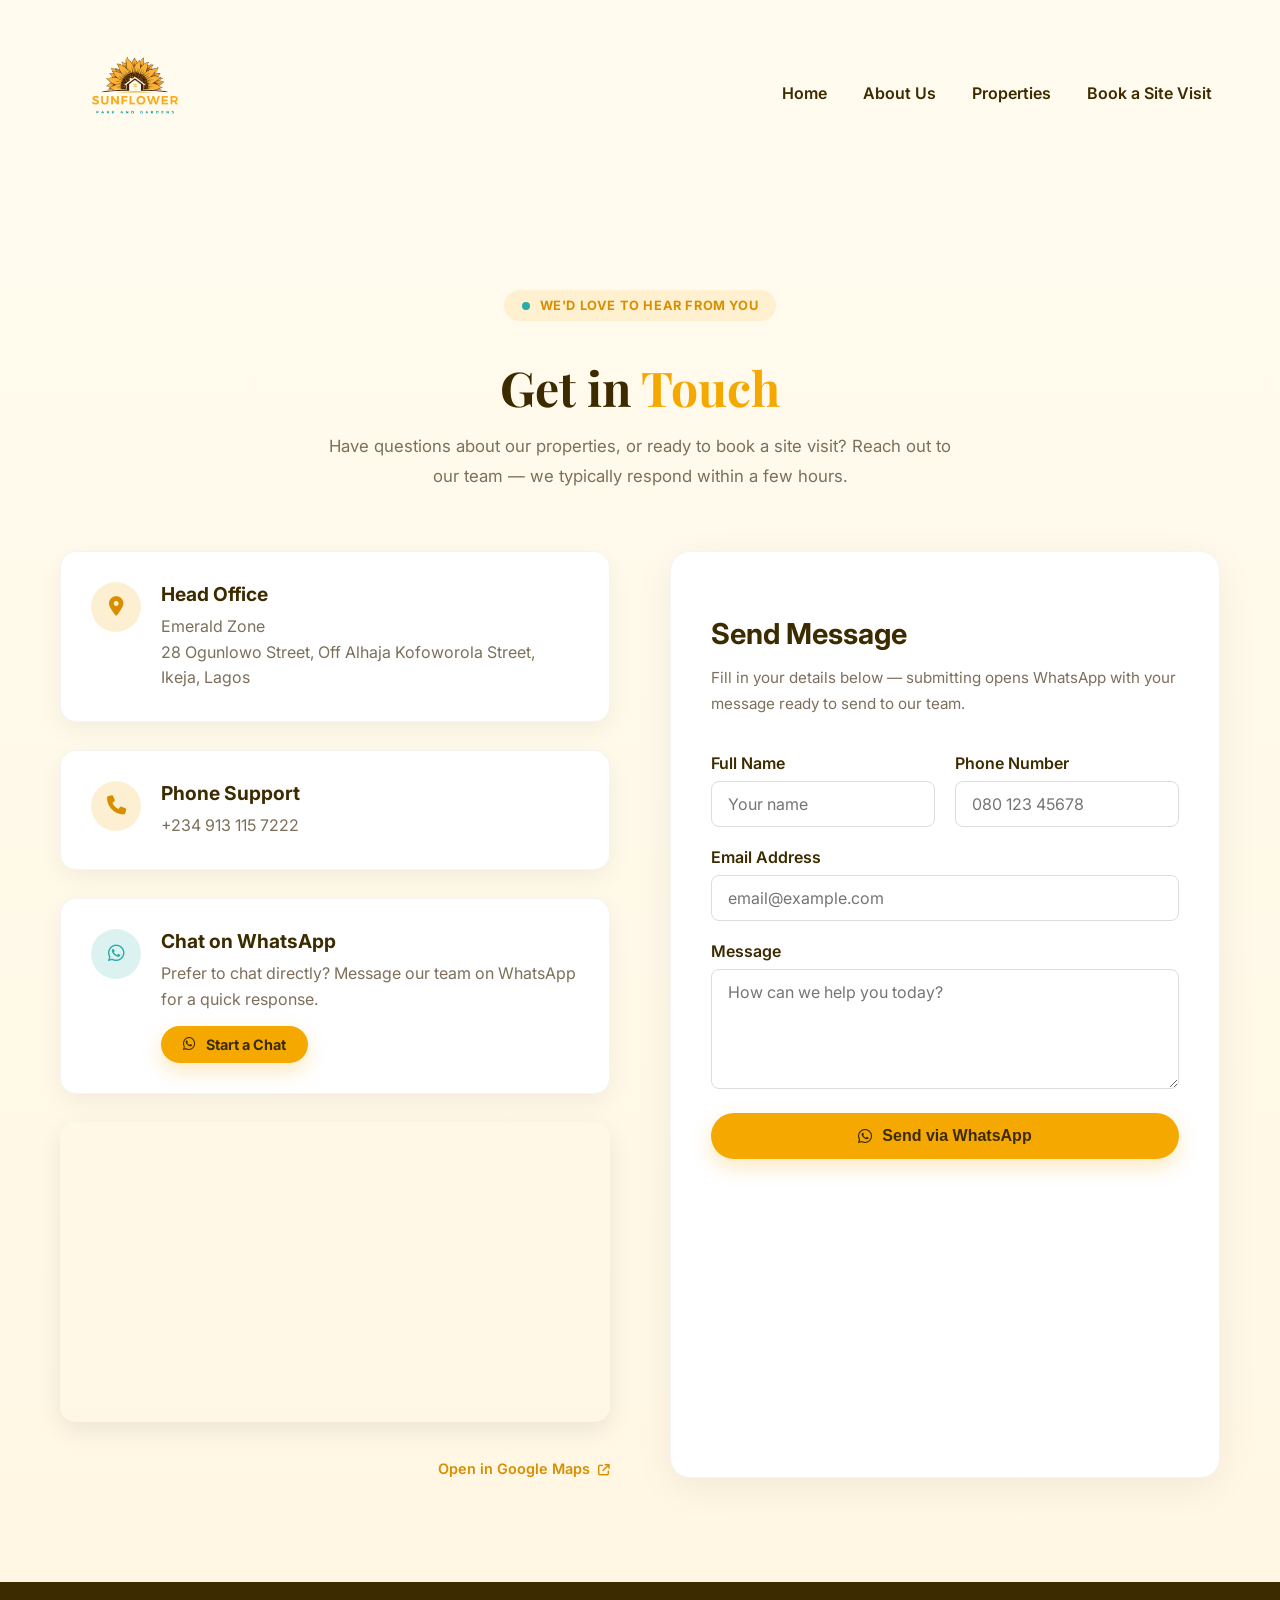
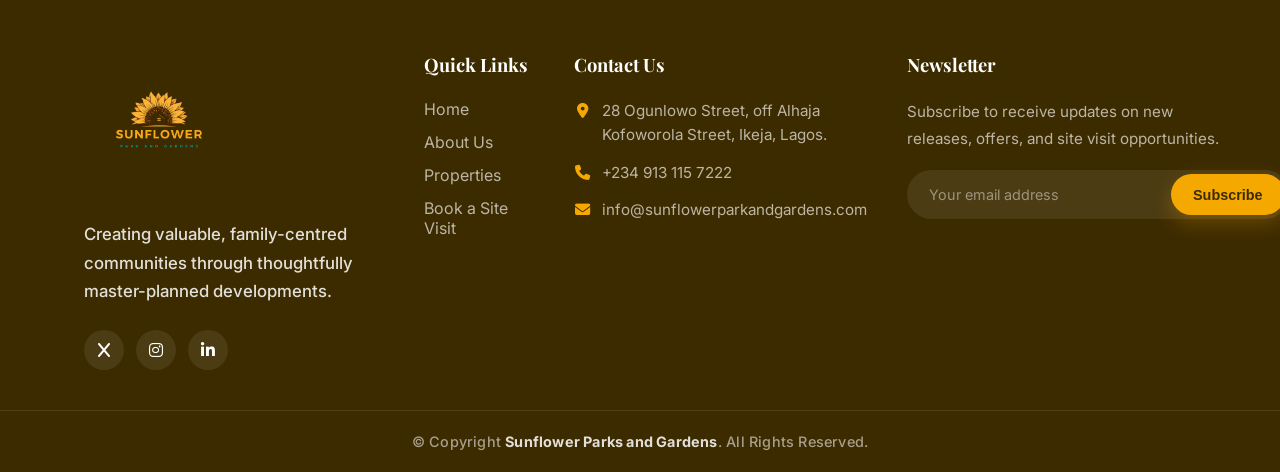
<file: contact.html>
<!doctype html>
<html lang="en">

<head>
  <meta charset="utf-8" />
  <meta name="viewport" content="width=device-width,initial-scale=1" />
  <title>Contact — Sunflower Parks & Gardens</title>
  <meta name="description" content="Get in touch with Sunflower Parks & Gardens. Visit our Ikeja office, call +234 913 115 7222, or book a site visit to tour our Lagos and Ogun State properties.">
  <meta name="robots" content="index, follow">
  <link rel="canonical" href="https://sunflowerparkandgardens.com/contact.html">
  <meta property="og:type" content="website">
  <meta property="og:site_name" content="Sunflower Parks & Gardens">
  <meta property="og:locale" content="en_NG">
  <meta property="og:url" content="https://sunflowerparkandgardens.com/contact.html">
  <meta property="og:title" content="Contact — Sunflower Parks & Gardens">
  <meta property="og:description" content="Get in touch with Sunflower Parks & Gardens. Visit our Ikeja office, call +234 913 115 7222, or book a site visit to tour our Lagos and Ogun State properties.">
  <meta property="og:image" content="https://sunflowerparkandgardens.com/images/logo.png">
  <meta name="twitter:card" content="summary_large_image">
  <meta name="twitter:title" content="Contact — Sunflower Parks & Gardens">
  <meta name="twitter:description" content="Get in touch with Sunflower Parks & Gardens. Visit our Ikeja office, call +234 913 115 7222, or book a site visit to tour our Lagos and Ogun State properties.">
  <meta name="twitter:image" content="https://sunflowerparkandgardens.com/images/logo.png">
  <link rel="icon" type="image/png" href="images/logo.png">
  <link href="https://fonts.googleapis.com/css2?family=Inter:wght@300;400;600;700&display=swap" rel="stylesheet">
  <link href="https://fonts.googleapis.com/css2?family=Playfair+Display:wght@400;600;700&display=swap" rel="stylesheet">
  <link rel="stylesheet" href="https://cdnjs.cloudflare.com/ajax/libs/font-awesome/6.4.0/css/all.min.css">
  <link rel="stylesheet" href="css/style.css">
  <script type="application/ld+json">
  {
    "@context": "https://schema.org",
    "@type": "RealEstateAgent",
    "name": "Sunflower Parks & Gardens",
    "url": "https://sunflowerparkandgardens.com/",
    "logo": "https://sunflowerparkandgardens.com/images/logo.png",
    "image": "https://sunflowerparkandgardens.com/images/logo.png",
    "telephone": "+2349131157222",
    "email": "info@sunflowerparkandgardens.com",
    "address": {
      "@type": "PostalAddress",
      "streetAddress": "Emerald Zone, 28 Ogunlowo Street, Off Alhaja Kofoworola Street",
      "addressLocality": "Ikeja",
      "addressRegion": "Lagos",
      "addressCountry": "NG"
    }
  }
  </script>
</head>

<body>
  <header class="site-header yellow">
    <div class="container header-inner">
      <a class="brand" href="index.html"><img src="images/logo.png" alt="Sunflower Parks & Gardens logo"><span
          class="brand-text">Sunflower Parks & Gardens</span></a>
      <nav class="nav">
        <a href="index.html">Home</a>
        <a href="about.html">About Us</a>
        <a href="properties.html">Properties</a>
        <a href="contact.html#book-a-visit" class="active">Book a Site Visit</a>
      </nav>
      <button class="nav-toggle" aria-label="Toggle navigation">☰</button>
    </div>
  </header>

  <main class="container content">
    <!-- Page Header -->
    <div class="detail-page-header reveal-on-scroll">
      <span class="eyebrow"><span class="dot"></span> We'd Love to Hear From You</span>
      <h1>Get in <span class="highlight-brand">Touch</span></h1>
      <p class="page-header-sub">Have questions about our properties, or ready to book a site visit? Reach out to
        our team — we typically respond within a few hours.</p>
    </div>

    <div class="contact-grid">

      <!-- Left Column: Info + Map -->
      <div class="contact-info-col">
        <!-- Info Cards -->
        <div class="contact-card reveal-on-scroll">
          <div class="icon"><i class="fa-solid fa-location-dot"></i></div>
          <div>
            <h3 style="margin: 0 0 8px; font-size: 1.2rem;">Head Office</h3>
            <p style="margin: 0; color: var(--muted); line-height: 1.6;">
              Emerald Zone<br>
              28 Ogunlowo Street, Off Alhaja Kofoworola Street,<br>
              Ikeja, Lagos
            </p>
          </div>
        </div>

        <div class="contact-card reveal-on-scroll">
          <div class="icon"><i class="fa-solid fa-phone"></i></div>
          <div>
            <h3 style="margin: 0 0 8px; font-size: 1.2rem;">Phone Support</h3>
            <p style="margin: 0; color: var(--muted); line-height: 1.6;">
              <a href="tel:+2349131157222" style="color: inherit; text-decoration: none;">+234 913 115 7222</a>
            </p>
          </div>
        </div>

        <div class="contact-card contact-card--whatsapp reveal-on-scroll">
          <div class="icon"><i class="fa-brands fa-whatsapp"></i></div>
          <div>
            <h3 style="margin: 0 0 8px; font-size: 1.2rem;">Chat on WhatsApp</h3>
            <p style="margin: 0; color: var(--muted); line-height: 1.6;">
              Prefer to chat directly? Message our team on WhatsApp for a quick response.
            </p>
            <a class="btn primary"
              href="https://wa.me/2348116628932?text=Hello%20Sunflower%20Parks%20%26%20Gardens%2C%20I%27d%20like%20to%20enquire%20about%20your%20properties."
              target="_blank" rel="noopener"><i class="fa-brands fa-whatsapp"></i> Start a Chat</a>
          </div>
        </div>

        <!-- Google Map Embed -->
        <div class="map-container reveal-on-scroll">
          <iframe
            src="https://www.google.com/maps/embed?pb=!1m18!1m12!1m3!1d3963.393603376997!2d3.3353592!3d6.5978736!2m3!1f0!2f0!3f0!3m2!1i1024!2i768!4f13.1!3m3!1m2!1s0x103b922896eda973%3A0x6310226227276503!2s28%20Ogunlowo%20St%2C%20Opebi%2C%20Ikeja%20101233%2C%20Lagos!5e0!3m2!1sen!2sng!4v1706149000000!5m2!1sen!2sng"
            allowfullscreen="" loading="lazy" referrerpolicy="no-referrer-when-downgrade">
          </iframe>
        </div>
        <div style="text-align: right; margin-top: 8px;">
          <a href="https://maps.app.goo.gl/9Zxyz" target="_blank"
            style="color: var(--brand-dark); font-weight: 600; text-decoration: none; font-size: 0.9rem;">
            Open in Google Maps <i class="fa-solid fa-arrow-up-right-from-square"
              style="font-size: 0.8em; margin-left: 4px;"></i>
          </a>
        </div>
      </div>

      <!-- Right Column: Form -->
      <div class="contact-form-col reveal-on-scroll" id="book-a-visit">
        <h2 style="font-size: 1.8rem; margin-bottom: 8px;">Send Message</h2>
        <br>
        <p class="form-subtitle">Fill in your details below — submitting opens WhatsApp with your message ready to
          send to our team.</p>
        <form id="contact-form">
          <div class="form-row">
            <div class="form-group">
              <label for="name">Full Name</label>
              <input type="text" id="name" class="form-control" placeholder="Your name" required>
            </div>
            <div class="form-group">
              <label for="phone">Phone Number</label>
              <input type="tel" id="phone" class="form-control" placeholder="080 123 45678" required>
            </div>
          </div>
          <div class="form-group">
            <label for="email">Email Address</label>
            <input type="email" id="email" class="form-control" placeholder="email@example.com">
          </div>
          <div class="form-group">
            <label for="message">Message</label>
            <textarea id="message" class="form-control" placeholder="How can we help you today?" required></textarea>
          </div>
          <button type="submit" class="btn primary form-submit-btn"><i class="fa-brands fa-whatsapp"></i> Send via
            WhatsApp</button>
        </form>
      </div>

    </div>
  </main>

  <footer class="site-footer">
    <div class="footer-top">
      <div class="container">
        <div class="footer-grid">
          <div class="footer-col footer-brand-col">
            <span class="footer-logo-wrap"><img src="images/logo.png" alt="Sunflower Parks & Gardens"
                class="footer-logo"></span>
            <p class="footer-tag">Creating valuable, family-centred communities through thoughtfully master-planned
              developments.</p>
            <div class="footer-socials">
              <a href="https://x.com/sfpgrealtor?s=21" target="_blank" rel="noopener" aria-label="X"><i class="fa-solid fa-x"></i></a>
              <a href="https://www.instagram.com/sunflowerparkrealtors" target="_blank" rel="noopener" aria-label="Instagram"><i class="fa-brands fa-instagram"></i></a>
              <a href="https://www.linkedin.com/company/sunflower-park-and-gardens-realtor/" target="_blank" rel="noopener" aria-label="LinkedIn"><i class="fa-brands fa-linkedin-in"></i></a>
            </div>
          </div>

          <div class="footer-col footer-links-col">
            <h3>Quick Links</h3>
            <ul>
              <li><a href="index.html">Home</a></li>
              <li><a href="about.html">About Us</a></li>
              <li><a href="properties.html">Properties</a></li>
              <li><a href="contact.html#book-a-visit">Book a Site Visit</a></li>
            </ul>
          </div>

          <div class="footer-col footer-contact-col">
            <h3>Contact Us</h3>
            <ul class="footer-contact-list">
              <li><i class="fa-solid fa-location-dot"></i><span>28 Ogunlowo Street, off Alhaja Kofoworola Street,
                  Ikeja, Lagos.</span></li>
              <li><i class="fa-solid fa-phone"></i><a href="tel:+2349131157222">+234 913 115 7222</a></li>
              <li><i class="fa-solid fa-envelope"></i><a
                  href="mailto:info@sunflowerparkandgardens.com">info@sunflowerparkandgardens.com</a></li>
            </ul>
          </div>

          <div class="footer-col footer-newsletter-col">
            <h3>Newsletter</h3>
            <p>Subscribe to receive updates on new releases, offers, and site visit opportunities.</p>
            <form class="newsletter-form">
              <input type="email" placeholder="Your email address" aria-label="Email address" required>
              <button type="button" class="btn primary">Subscribe</button>
            </form>
          </div>
        </div>
      </div>
    </div>

    <div class="footer-bottom">
      <div class="container footer-bottom-inner">
        <div class="copyright">© Copyright <strong>Sunflower Parks and Gardens</strong>. All Rights Reserved.</div>
      </div>
      <button class="back-to-top" aria-label="Back to top">↑</button>
    </div>
  </footer>

  <script src="js/slider.js"></script>
</body>

</html>
</file>
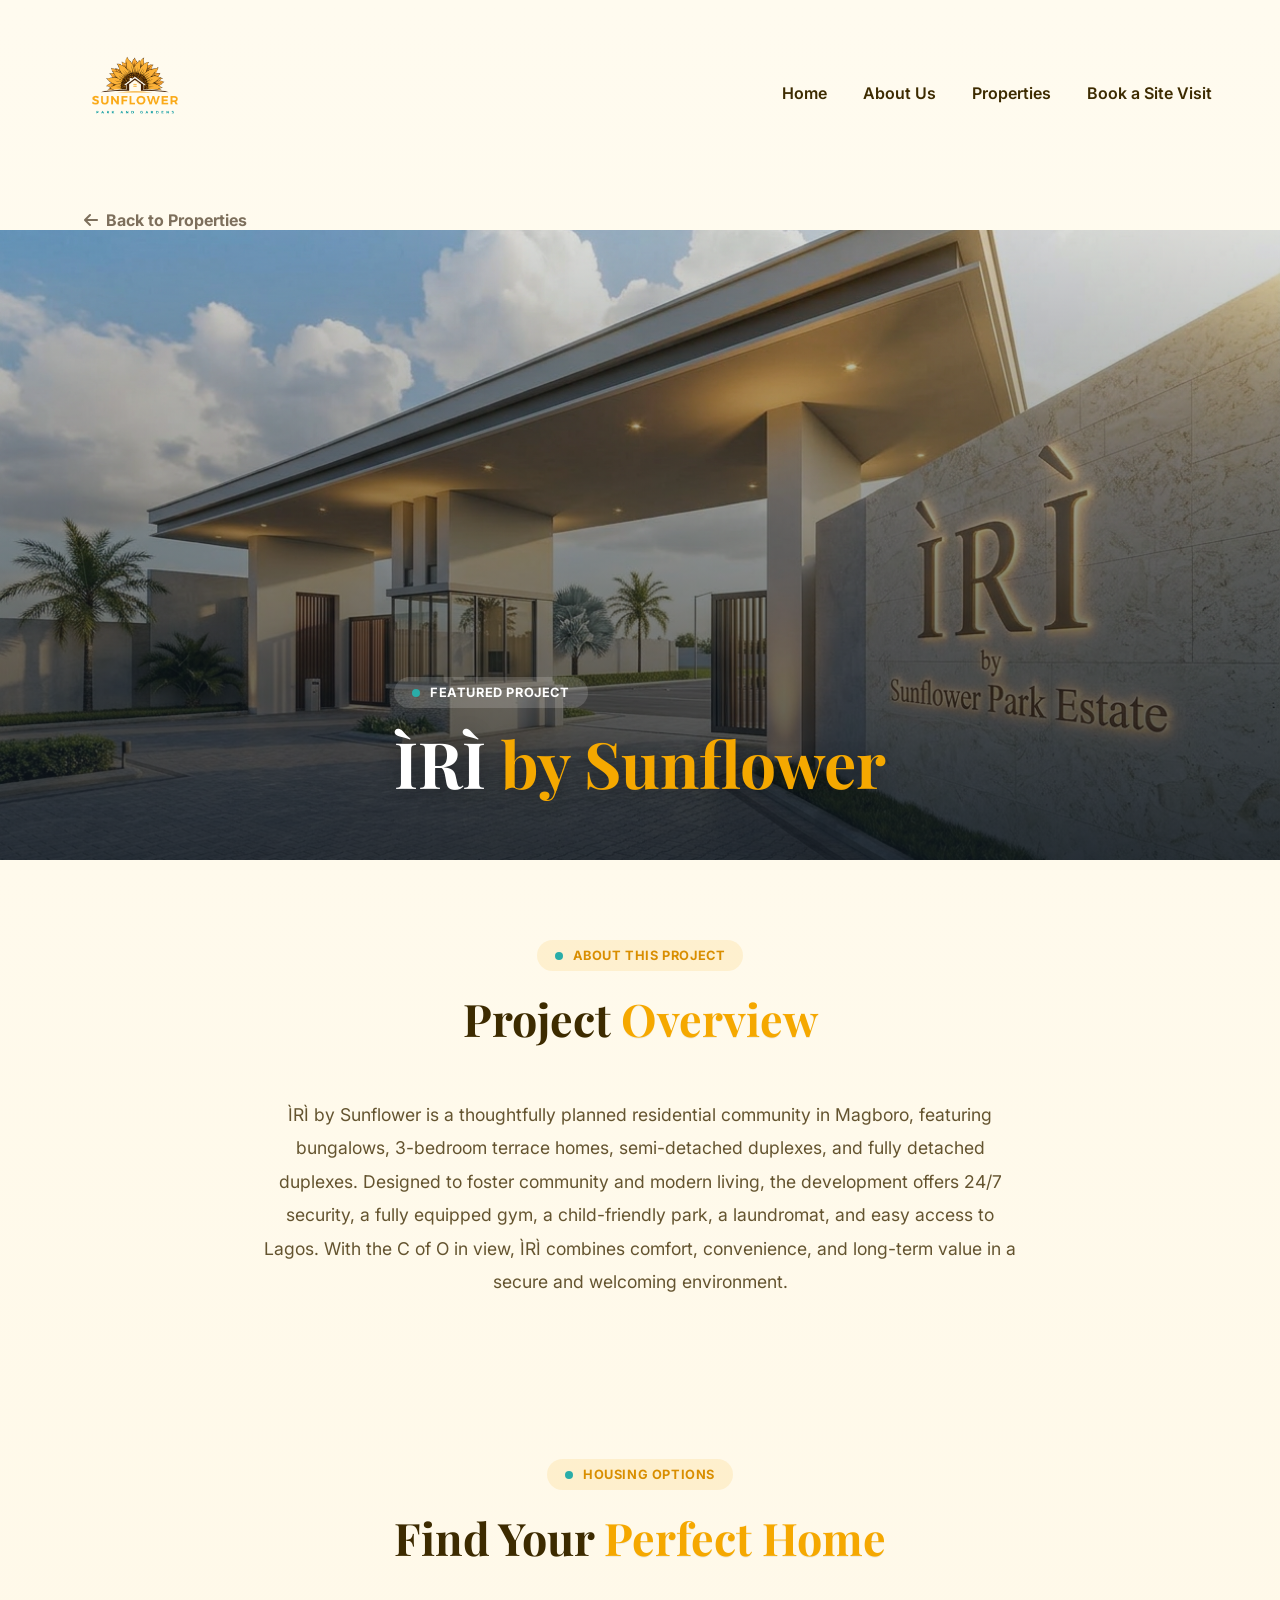
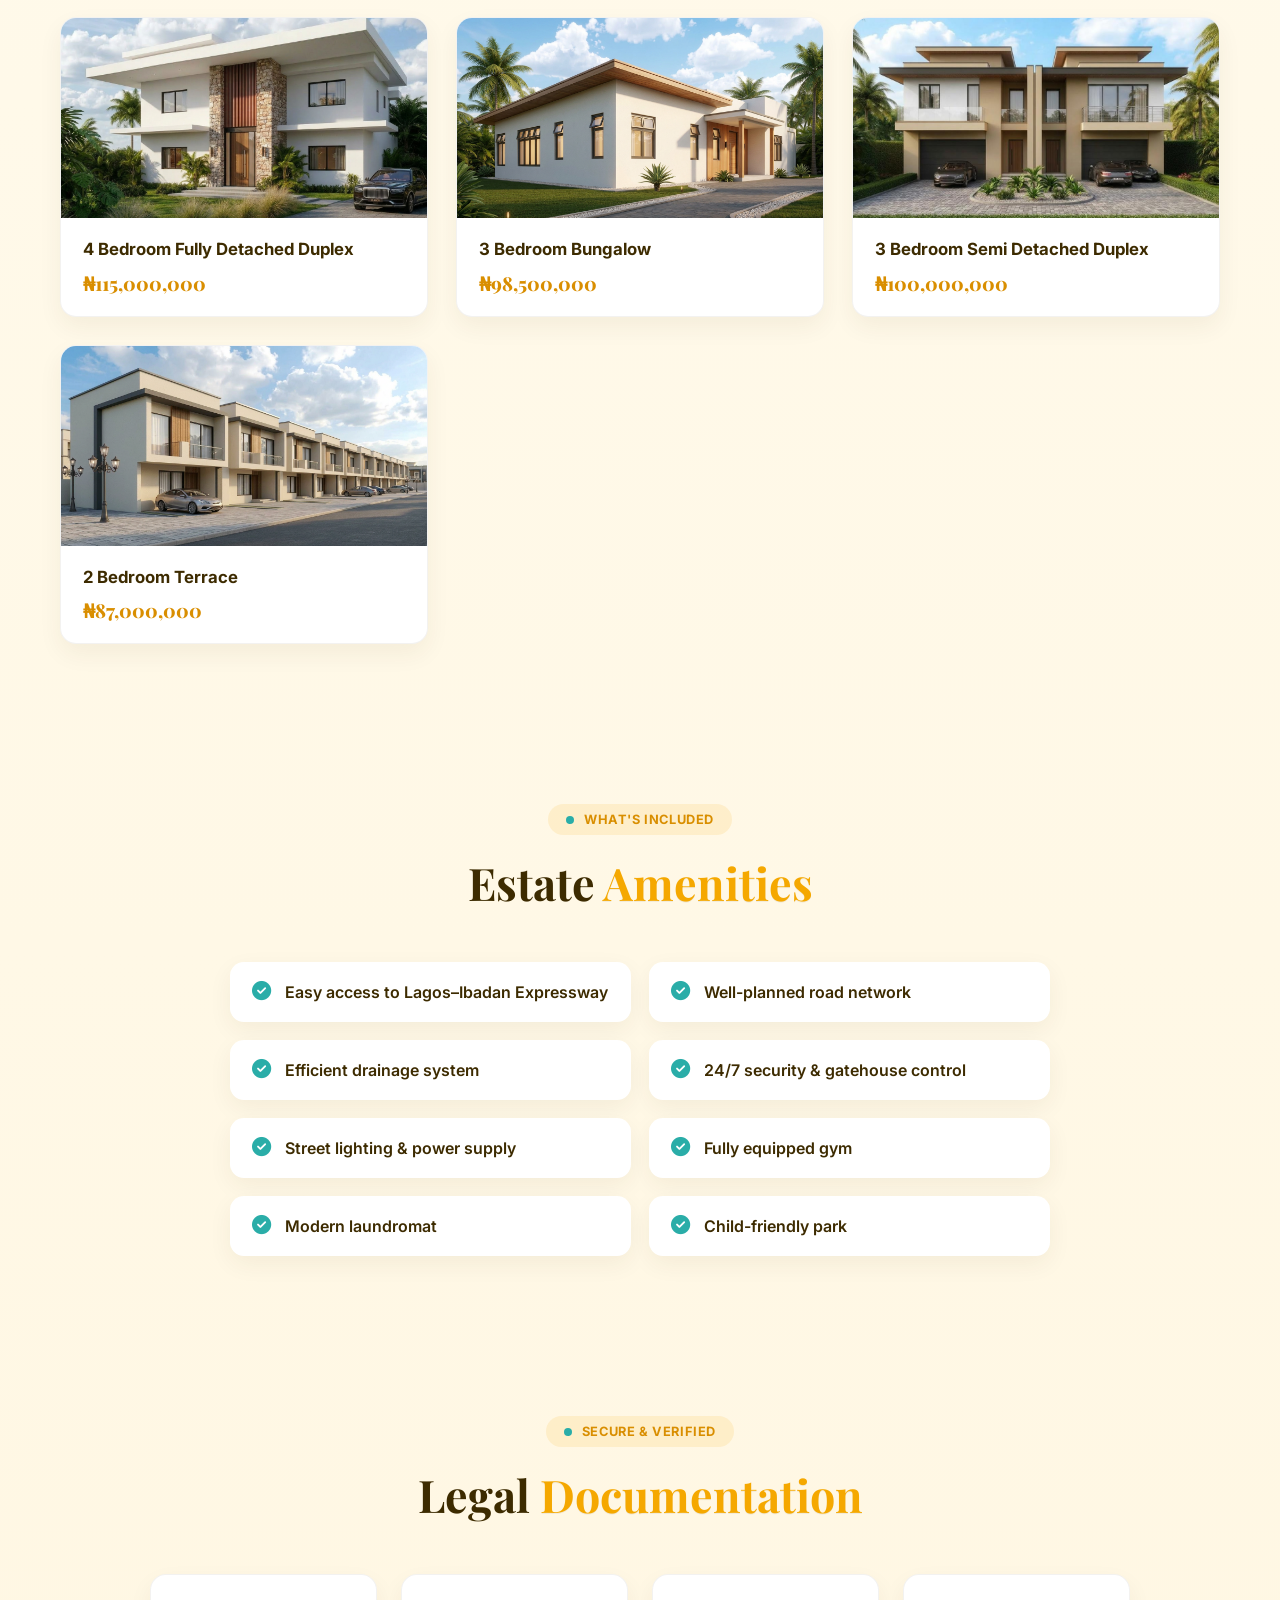
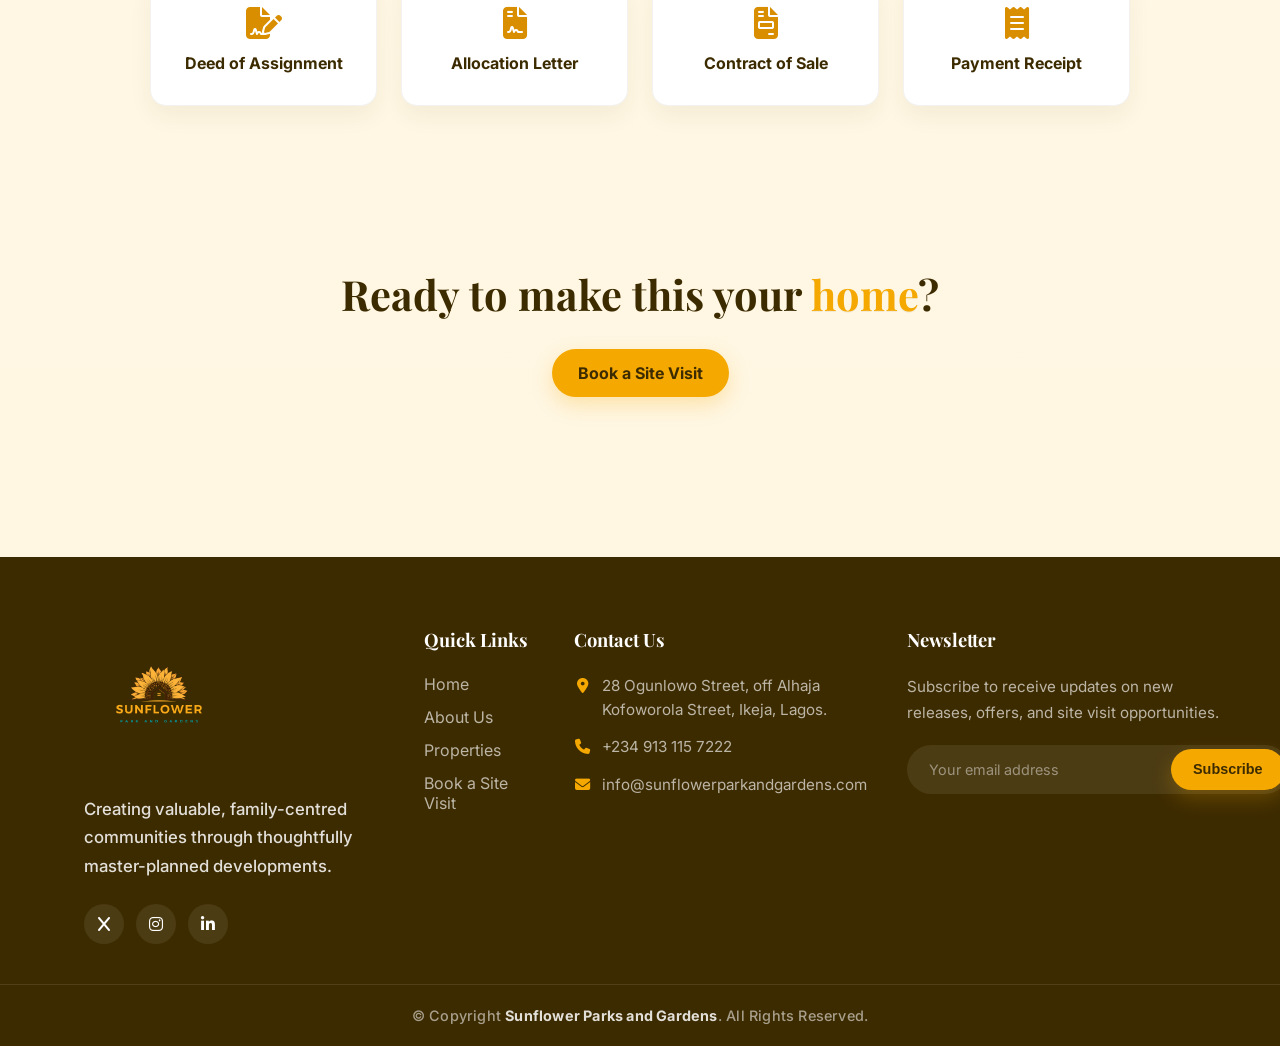
<file: iri.html>
<!doctype html>
<html lang="en">

<head>
  <meta charset="utf-8" />
  <meta name="viewport" content="width=device-width,initial-scale=1" />
  <title>ÌRÌ by Sunflower — Sunflower Parks & Gardens</title>
  <meta name="description" content="ÌRÌ by Sunflower is a secure, fully serviced residential community in Magboro offering bungalows, terraces, and duplexes with 24/7 security, a gym, and a child-friendly park.">
  <meta name="robots" content="index, follow">
  <link rel="canonical" href="https://sunflowerparkandgardens.com/iri.html">
  <meta property="og:type" content="website">
  <meta property="og:site_name" content="Sunflower Parks & Gardens">
  <meta property="og:locale" content="en_NG">
  <meta property="og:url" content="https://sunflowerparkandgardens.com/iri.html">
  <meta property="og:title" content="ÌRÌ by Sunflower — Sunflower Parks & Gardens">
  <meta property="og:description" content="ÌRÌ by Sunflower is a secure, fully serviced residential community in Magboro offering bungalows, terraces, and duplexes with 24/7 security, a gym, and a child-friendly park.">
  <meta property="og:image" content="https://sunflowerparkandgardens.com/images/slide4.jpeg">
  <meta name="twitter:card" content="summary_large_image">
  <meta name="twitter:title" content="ÌRÌ by Sunflower — Sunflower Parks & Gardens">
  <meta name="twitter:description" content="ÌRÌ by Sunflower is a secure, fully serviced residential community in Magboro offering bungalows, terraces, and duplexes with 24/7 security, a gym, and a child-friendly park.">
  <meta name="twitter:image" content="https://sunflowerparkandgardens.com/images/slide4.jpeg">
  <link rel="icon" type="image/png" href="images/logo.png">
  <link href="https://fonts.googleapis.com/css2?family=Inter:wght@300;400;600;700&display=swap" rel="stylesheet">
  <link href="https://fonts.googleapis.com/css2?family=Playfair+Display:wght@400;600;700&display=swap" rel="stylesheet">
  <link rel="stylesheet" href="https://cdnjs.cloudflare.com/ajax/libs/font-awesome/6.4.0/css/all.min.css">
  <link rel="stylesheet" href="css/style.css">
  <script type="application/ld+json">
  {
    "@context": "https://schema.org",
    "@type": "RealEstateAgent",
    "name": "Sunflower Parks & Gardens",
    "url": "https://sunflowerparkandgardens.com/",
    "logo": "https://sunflowerparkandgardens.com/images/logo.png",
    "image": "https://sunflowerparkandgardens.com/images/logo.png",
    "telephone": "+2349131157222",
    "email": "info@sunflowerparkandgardens.com",
    "address": {
      "@type": "PostalAddress",
      "streetAddress": "Emerald Zone, 28 Ogunlowo Street, Off Alhaja Kofoworola Street",
      "addressLocality": "Ikeja",
      "addressRegion": "Lagos",
      "addressCountry": "NG"
    }
  }
  </script>
</head>

<body>
  <header class="site-header yellow">
    <div class="container header-inner">
      <a class="brand" href="index.html"><img src="images/logo.png" alt="Sunflower Parks & Gardens logo"><span
          class="brand-text">Sunflower Parks & Gardens</span></a>
      <nav class="nav">
        <a href="index.html">Home</a>
        <a href="about.html">About Us</a>
        <a href="properties.html" class="active">Properties</a>
        <a href="contact.html#book-a-visit">Book a Site Visit</a>
      </nav>
      <button class="nav-toggle" aria-label="Toggle navigation">☰</button>
    </div>
  </header>

  <main>
    <!-- Back to Properties -->
    <div class="back-link-wrap">
      <a href="properties.html" class="back-link"><i class="fa-solid fa-arrow-left"></i> Back to Properties</a>
    </div>

    <!-- Hero -->
    <section class="detail-hero" style="background-image:url('images/slide4.jpeg')">
      <div class="detail-hero-content container reveal-on-scroll">
        <span class="eyebrow"><span class="dot"></span> Featured Project</span>
        <h1>ÌRÌ <span class="accent-text">by Sunflower</span></h1>
      </div>
    </section>

    <!-- Description -->
    <section class="container detail-section detail-body reveal-on-scroll">
      <div class="detail-section-head">
        <span class="eyebrow"><span class="dot"></span> About This Project</span>
        <h2 class="summary-title">Project <span class="summary-accent">Overview</span></h2>
      </div>
      <p>ÌRÌ by Sunflower is a thoughtfully planned residential community in Magboro, featuring bungalows, 3-bedroom
        terrace homes, semi-detached duplexes, and fully detached duplexes. Designed to foster community and modern
        living, the development offers 24/7 security, a fully equipped gym, a child-friendly park, a laundromat, and
        easy access to Lagos. With the C of O in view, ÌRÌ combines comfort, convenience, and long-term value in a
        secure and welcoming environment.</p>
    </section>

    <!-- Housing Options -->
    <section class="container detail-section reveal-on-scroll">
      <div class="detail-section-head">
        <span class="eyebrow"><span class="dot"></span> Housing Options</span>
        <h2 class="summary-title">Find Your <span class="summary-accent">Perfect Home</span></h2>
      </div>
      <div class="housing-grid">
        <article class="housing-card">
          <div class="housing-img-wrapper"><img src="images/iri1.jpeg" alt="4 Bedroom fully detached Duplex"
              class="housing-img"></div>
          <div class="housing-content">
            <h3 class="housing-title">4 Bedroom Fully Detached Duplex</h3>
            <div class="housing-price">₦115,000,000</div>
          </div>
        </article>
        <article class="housing-card">
          <div class="housing-img-wrapper"><img src="images/iri2.jpeg" alt="3 bedroom bungalow"
              class="housing-img"></div>
          <div class="housing-content">
            <h3 class="housing-title">3 Bedroom Bungalow</h3>
            <div class="housing-price">₦98,500,000</div>
          </div>
        </article>
        <article class="housing-card">
          <div class="housing-img-wrapper"><img src="images/iri3.jpeg" alt="3 bedroom semi detached duplex"
              class="housing-img"></div>
          <div class="housing-content">
            <h3 class="housing-title">3 Bedroom Semi Detached Duplex</h3>
            <div class="housing-price">₦100,000,000</div>
          </div>
        </article>
        <article class="housing-card">
          <div class="housing-img-wrapper"><img src="images/iri5.jpeg" alt="2 bedroom Terrace"
              class="housing-img"></div>
          <div class="housing-content">
            <h3 class="housing-title">2 Bedroom Terrace</h3>
            <div class="housing-price">₦87,000,000</div>
          </div>
        </article>
      </div>
    </section>

    <!-- Amenities -->
    <section class="container detail-section reveal-on-scroll">
      <div class="detail-section-head">
        <span class="eyebrow"><span class="dot"></span> What's Included</span>
        <h2 class="summary-title">Estate <span class="summary-accent">Amenities</span></h2>
      </div>
      <ul class="amenities-list">
        <li><i class="fa-solid fa-circle-check"></i> Easy access to Lagos–Ibadan Expressway</li>
        <li><i class="fa-solid fa-circle-check"></i> Well-planned road network</li>
        <li><i class="fa-solid fa-circle-check"></i> Efficient drainage system</li>
        <li><i class="fa-solid fa-circle-check"></i> 24/7 security & gatehouse control</li>
        <li><i class="fa-solid fa-circle-check"></i> Street lighting & power supply</li>
        <li><i class="fa-solid fa-circle-check"></i> Fully equipped gym</li>
        <li><i class="fa-solid fa-circle-check"></i> Modern laundromat</li>
        <li><i class="fa-solid fa-circle-check"></i> Child-friendly park</li>
      </ul>
    </section>

    <!-- Documents -->
    <section class="container detail-section reveal-on-scroll">
      <div class="detail-section-head">
        <span class="eyebrow"><span class="dot"></span> Secure & Verified</span>
        <h2 class="summary-title">Legal <span class="summary-accent">Documentation</span></h2>
      </div>
      <div class="documents-grid">
        <div class="document-card">
          <i class="fa-solid fa-file-signature"></i>
          <span>Deed of Assignment</span>
        </div>
        <div class="document-card">
          <i class="fa-solid fa-file-contract"></i>
          <span>Allocation Letter</span>
        </div>
        <div class="document-card">
          <i class="fa-solid fa-file-invoice"></i>
          <span>Contract of Sale</span>
        </div>
        <div class="document-card">
          <i class="fa-solid fa-receipt"></i>
          <span>Payment Receipt</span>
        </div>
      </div>
    </section>

    <!-- CTA -->
    <section class="container detail-cta reveal-on-scroll">
      <h2>Ready to make this your <span class="summary-accent">home</span>?</h2>
      <a href="contact.html#book-a-visit" class="btn primary">Book a Site Visit</a>
    </section>
  </main>

  <footer class="site-footer">
    <div class="footer-top">
      <div class="container">
        <div class="footer-grid">
          <div class="footer-col footer-brand-col">
            <span class="footer-logo-wrap"><img src="images/logo.png" alt="Sunflower Parks & Gardens"
                class="footer-logo"></span>
            <p class="footer-tag">Creating valuable, family-centred communities through thoughtfully master-planned
              developments.</p>
            <div class="footer-socials">
              <a href="https://x.com/sfpgrealtor?s=21" target="_blank" rel="noopener" aria-label="X"><i class="fa-solid fa-x"></i></a>
              <a href="https://www.instagram.com/sunflowerparkrealtors" target="_blank" rel="noopener" aria-label="Instagram"><i class="fa-brands fa-instagram"></i></a>
              <a href="https://www.linkedin.com/company/sunflower-park-and-gardens-realtor/" target="_blank" rel="noopener" aria-label="LinkedIn"><i class="fa-brands fa-linkedin-in"></i></a>
            </div>
          </div>

          <div class="footer-col footer-links-col">
            <h3>Quick Links</h3>
            <ul>
              <li><a href="index.html">Home</a></li>
              <li><a href="about.html">About Us</a></li>
              <li><a href="properties.html">Properties</a></li>
              <li><a href="contact.html#book-a-visit">Book a Site Visit</a></li>
            </ul>
          </div>

          <div class="footer-col footer-contact-col">
            <h3>Contact Us</h3>
            <ul class="footer-contact-list">
              <li><i class="fa-solid fa-location-dot"></i><span>28 Ogunlowo Street, off Alhaja Kofoworola Street,
                  Ikeja, Lagos.</span></li>
              <li><i class="fa-solid fa-phone"></i><a href="tel:+2349131157222">+234 913 115 7222</a></li>
              <li><i class="fa-solid fa-envelope"></i><a
                  href="mailto:info@sunflowerparkandgardens.com">info@sunflowerparkandgardens.com</a></li>
            </ul>
          </div>

          <div class="footer-col footer-newsletter-col">
            <h3>Newsletter</h3>
            <p>Subscribe to receive updates on new releases, offers, and site visit opportunities.</p>
            <form class="newsletter-form">
              <input type="email" placeholder="Your email address" aria-label="Email address" required>
              <button type="button" class="btn primary">Subscribe</button>
            </form>
          </div>
        </div>
      </div>
    </div>

    <div class="footer-bottom">
      <div class="container footer-bottom-inner">
        <div class="copyright">© Copyright <strong>Sunflower Parks and Gardens</strong>. All Rights Reserved.</div>
      </div>
      <button class="back-to-top" aria-label="Back to top">↑</button>
    </div>
  </footer>


  <script src="js/slider.js"></script>
</body>

</html>
</file>
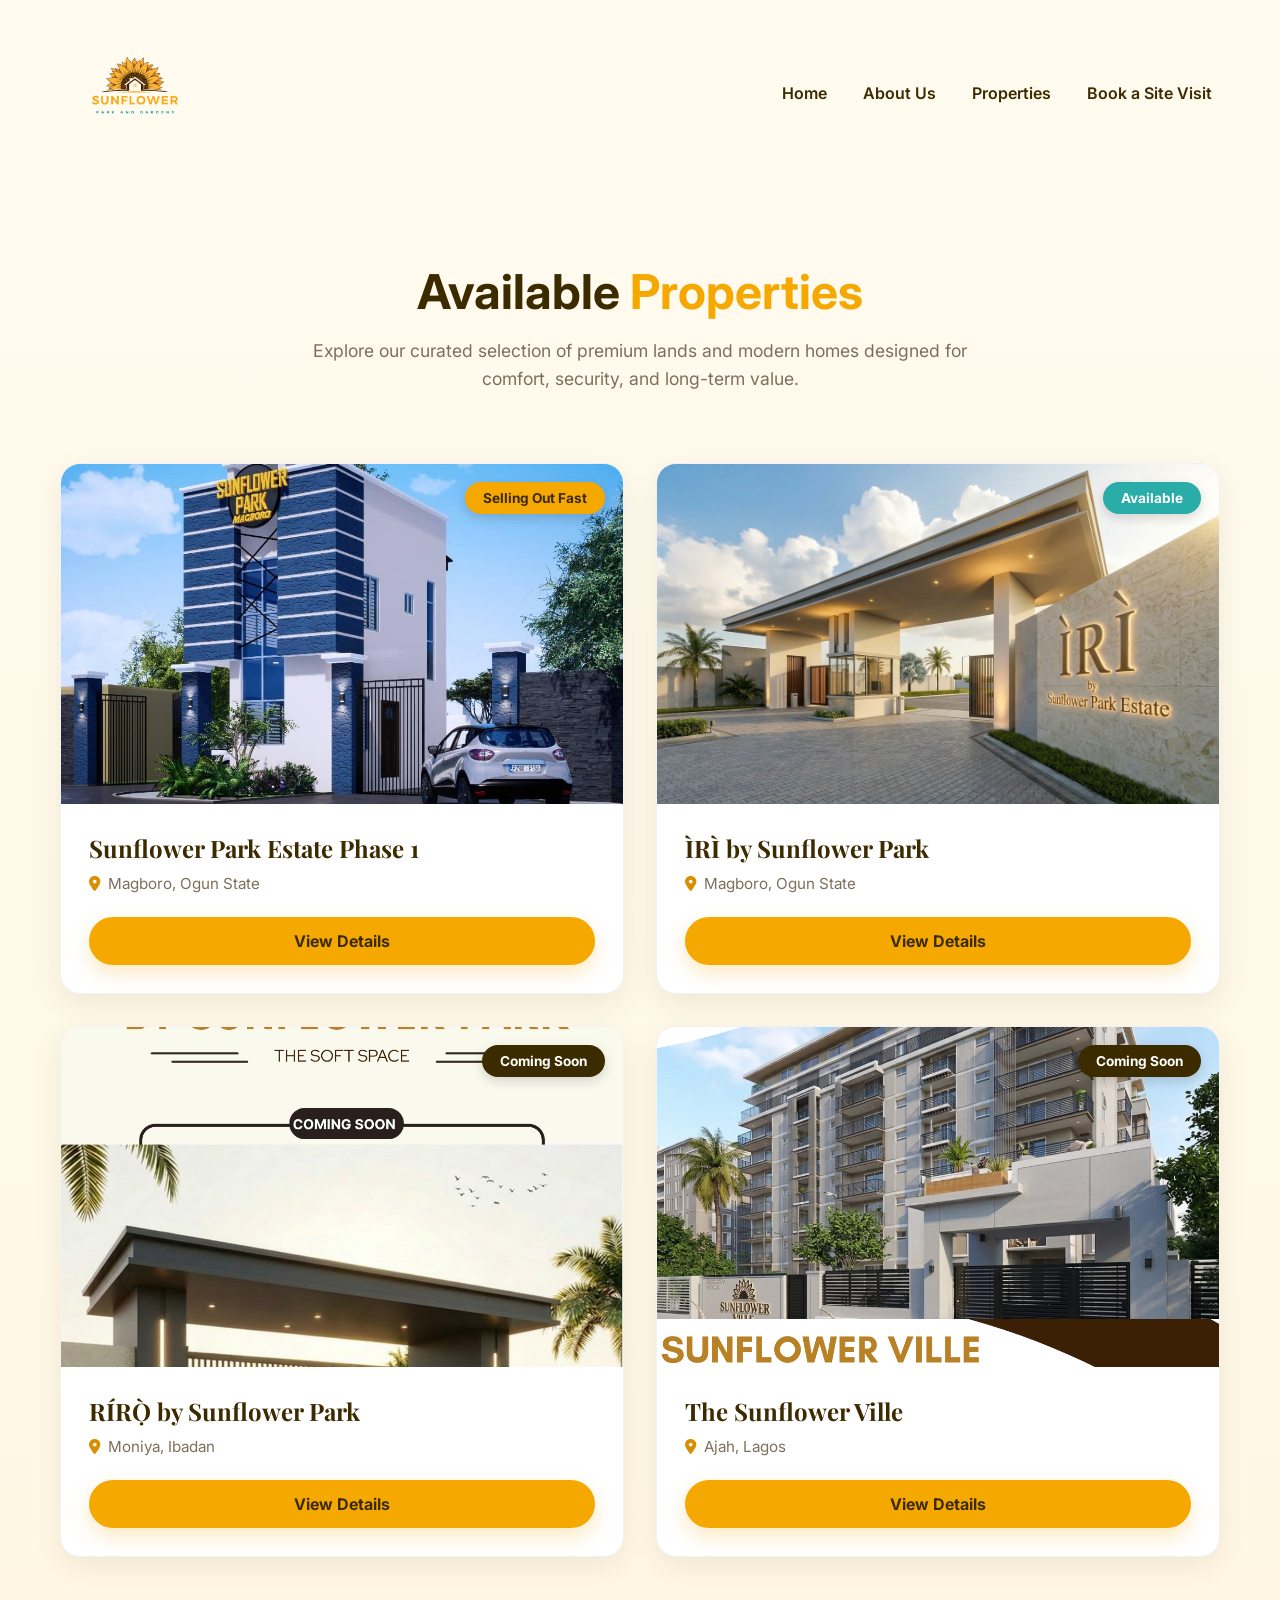
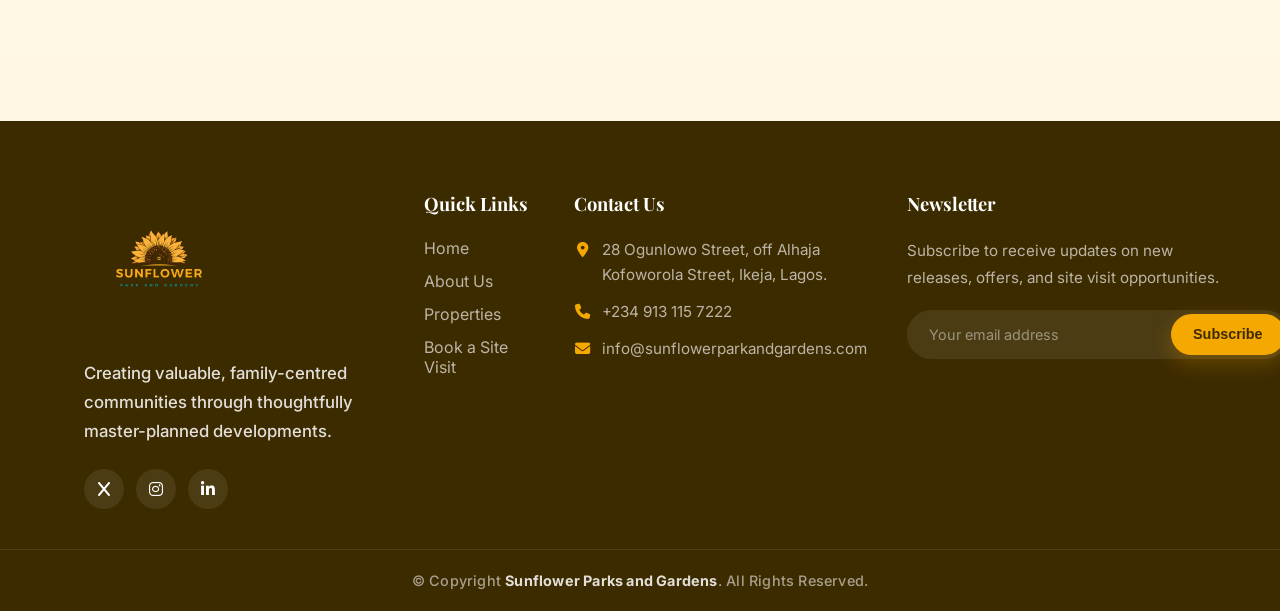
<file: properties.html>
<!doctype html>
<html lang="en">

<head>
  <meta charset="utf-8" />
  <meta name="viewport" content="width=device-width,initial-scale=1" />
  <title>Properties — Sunflower Parks & Gardens</title>
  <meta name="description" content="Explore Sunflower Parks & Gardens' curated property listings — premium serviced plots, terraces, and duplexes priced ₦15M–₦62M across Lagos and Ogun State.">
  <meta name="robots" content="index, follow">
  <link rel="canonical" href="https://sunflowerparkandgardens.com/properties.html">
  <meta property="og:type" content="website">
  <meta property="og:site_name" content="Sunflower Parks & Gardens">
  <meta property="og:locale" content="en_NG">
  <meta property="og:url" content="https://sunflowerparkandgardens.com/properties.html">
  <meta property="og:title" content="Properties — Sunflower Parks & Gardens">
  <meta property="og:description" content="Explore Sunflower Parks & Gardens' curated property listings — premium serviced plots, terraces, and duplexes priced ₦15M–₦62M across Lagos and Ogun State.">
  <meta property="og:image" content="https://sunflowerparkandgardens.com/images/slide1.jpeg">
  <meta name="twitter:card" content="summary_large_image">
  <meta name="twitter:title" content="Properties — Sunflower Parks & Gardens">
  <meta name="twitter:description" content="Explore Sunflower Parks & Gardens' curated property listings — premium serviced plots, terraces, and duplexes priced ₦15M–₦62M across Lagos and Ogun State.">
  <meta name="twitter:image" content="https://sunflowerparkandgardens.com/images/slide1.jpeg">
  <link rel="icon" type="image/png" href="images/logo.png">
  <link href="https://fonts.googleapis.com/css2?family=Inter:wght@300;400;600;700&display=swap" rel="stylesheet">
  <link href="https://fonts.googleapis.com/css2?family=Playfair+Display:wght@400;600;700&display=swap" rel="stylesheet">
  <link rel="stylesheet" href="https://cdnjs.cloudflare.com/ajax/libs/font-awesome/6.4.0/css/all.min.css">
  <link rel="stylesheet" href="css/style.css">
  <script type="application/ld+json">
  {
    "@context": "https://schema.org",
    "@type": "RealEstateAgent",
    "name": "Sunflower Parks & Gardens",
    "url": "https://sunflowerparkandgardens.com/",
    "logo": "https://sunflowerparkandgardens.com/images/logo.png",
    "image": "https://sunflowerparkandgardens.com/images/logo.png",
    "telephone": "+2349131157222",
    "email": "info@sunflowerparkandgardens.com",
    "address": {
      "@type": "PostalAddress",
      "streetAddress": "Emerald Zone, 28 Ogunlowo Street, Off Alhaja Kofoworola Street",
      "addressLocality": "Ikeja",
      "addressRegion": "Lagos",
      "addressCountry": "NG"
    }
  }
  </script>
</head>

<body>
  <header class="site-header yellow">
    <div class="container header-inner">
      <a class="brand" href="index.html"><img src="images/logo.png" alt="Sunflower Parks & Gardens logo"><span
          class="brand-text">Sunflower Parks & Gardens</span></a>
      <nav class="nav">
        <a href="index.html">Home</a>
        <a href="about.html">About Us</a>
        <a href="properties.html" class="active">Properties</a>
        <a href="contact.html#book-a-visit">Book a Site Visit</a>
      </nav>
      <button class="nav-toggle" aria-label="Toggle navigation">☰</button>
    </div>
  </header>

  <main class="container content">
    <div style="text-align: center; margin-bottom: 50px;">
      <h1 style="font-size: 3rem; margin-bottom: 16px;">Available <span class="highlight-brand">Properties</span></h1>
      <p style="max-width: 700px; margin: 0 auto; color: var(--muted); font-size: 1.1rem; line-height: 1.6;">
        Explore our curated selection of premium lands and modern homes designed for comfort, security, and long-term
        value.
      </p>
    </div>

    <!-- Featured Projects -->
    <div class="featured-projects-grid">

      <!-- Project 1: Sunflower Park Estate Phase 1 -->
      <article class="project-card">
        <div class="project-card-img-wrapper">
          <img src="images/slide1.jpeg" alt="Sunflower Park Estate Phase 1 gate house 3D render" class="project-card-img">
          <span class="project-badge">Selling Out Fast</span>
        </div>
        <div class="project-card-content">
          <h3 class="project-card-title">Sunflower Park Estate Phase 1</h3>
          <span class="project-card-location"><i class="fa-solid fa-location-dot"></i> Magboro, Ogun State</span>
          <a href="sfp-phase1.html" class="btn primary">View Details</a>
        </div>
      </article>

      <!-- Project 2: IRI by Sunflower Park -->
      <article class="project-card">
        <div class="project-card-img-wrapper">
          <img src="images/slide4.jpeg" alt="ÌRÌ by Sunflower Park 3D render" class="project-card-img">
          <span class="project-badge project-badge--available">Available</span>
        </div>
        <div class="project-card-content">
          <h3 class="project-card-title">ÌRÌ by Sunflower Park</h3>
          <span class="project-card-location"><i class="fa-solid fa-location-dot"></i> Magboro, Ogun State</span>
          <a href="iri.html" class="btn primary">View Details</a>
        </div>
      </article>

      <!-- Project 3: RÍRỌ̀ by Sunflower Park -->
      <article class="project-card">
        <div class="project-card-img-wrapper">
          <img src="images/box3.png.png" alt="RÍRỌ̀ by Sunflower Park flyer" class="project-card-img">
          <span class="project-badge project-badge--coming-soon">Coming Soon</span>
        </div>
        <div class="project-card-content">
          <h3 class="project-card-title">RÍRỌ̀ by Sunflower Park</h3>
          <span class="project-card-location"><i class="fa-solid fa-location-dot"></i> Moniya, Ibadan</span>
          <a href="riro.html" class="btn primary">View Details</a>
        </div>
      </article>

      <!-- Project 4: The Sunflower Ville -->
      <article class="project-card">
        <div class="project-card-img-wrapper">
          <img src="images/box4.png" alt="The Sunflower Ville flyer" class="project-card-img">
          <span class="project-badge project-badge--coming-soon">Coming Soon</span>
        </div>
        <div class="project-card-content">
          <h3 class="project-card-title">The Sunflower Ville</h3>
          <span class="project-card-location"><i class="fa-solid fa-location-dot"></i> Ajah, Lagos</span>
          <a href="sunflower-ville.html" class="btn primary">View Details</a>
        </div>
      </article>

    </div>
  </main>

  <footer class="site-footer">
    <div class="footer-top">
      <div class="container">
        <div class="footer-grid">
          <div class="footer-col footer-brand-col">
            <span class="footer-logo-wrap"><img src="images/logo.png" alt="Sunflower Parks & Gardens"
                class="footer-logo"></span>
            <p class="footer-tag">Creating valuable, family-centred communities through thoughtfully master-planned
              developments.</p>
            <div class="footer-socials">
              <a href="https://x.com/sfpgrealtor?s=21" target="_blank" rel="noopener" aria-label="X"><i class="fa-solid fa-x"></i></a>
              <a href="https://www.instagram.com/sunflowerparkrealtors" target="_blank" rel="noopener" aria-label="Instagram"><i class="fa-brands fa-instagram"></i></a>
              <a href="https://www.linkedin.com/company/sunflower-park-and-gardens-realtor/" target="_blank" rel="noopener" aria-label="LinkedIn"><i class="fa-brands fa-linkedin-in"></i></a>
            </div>
          </div>

          <div class="footer-col footer-links-col">
            <h3>Quick Links</h3>
            <ul>
              <li><a href="index.html">Home</a></li>
              <li><a href="about.html">About Us</a></li>
              <li><a href="properties.html">Properties</a></li>
              <li><a href="contact.html#book-a-visit">Book a Site Visit</a></li>
            </ul>
          </div>

          <div class="footer-col footer-contact-col">
            <h3>Contact Us</h3>
            <ul class="footer-contact-list">
              <li><i class="fa-solid fa-location-dot"></i><span>28 Ogunlowo Street, off Alhaja Kofoworola Street,
                  Ikeja, Lagos.</span></li>
              <li><i class="fa-solid fa-phone"></i><a href="tel:+2349131157222">+234 913 115 7222</a></li>
              <li><i class="fa-solid fa-envelope"></i><a
                  href="mailto:info@sunflowerparkandgardens.com">info@sunflowerparkandgardens.com</a></li>
            </ul>
          </div>

          <div class="footer-col footer-newsletter-col">
            <h3>Newsletter</h3>
            <p>Subscribe to receive updates on new releases, offers, and site visit opportunities.</p>
            <form class="newsletter-form">
              <input type="email" placeholder="Your email address" aria-label="Email address" required>
              <button type="button" class="btn primary">Subscribe</button>
            </form>
          </div>
        </div>
      </div>
    </div>

    <div class="footer-bottom">
      <div class="container footer-bottom-inner">
        <div class="copyright">© Copyright <strong>Sunflower Parks and Gardens</strong>. All Rights Reserved.</div>
      </div>
      <button class="back-to-top" aria-label="Back to top">↑</button>
    </div>
  </footer>

  <script src="js/slider.js"></script>
</body>

</html>
</file>
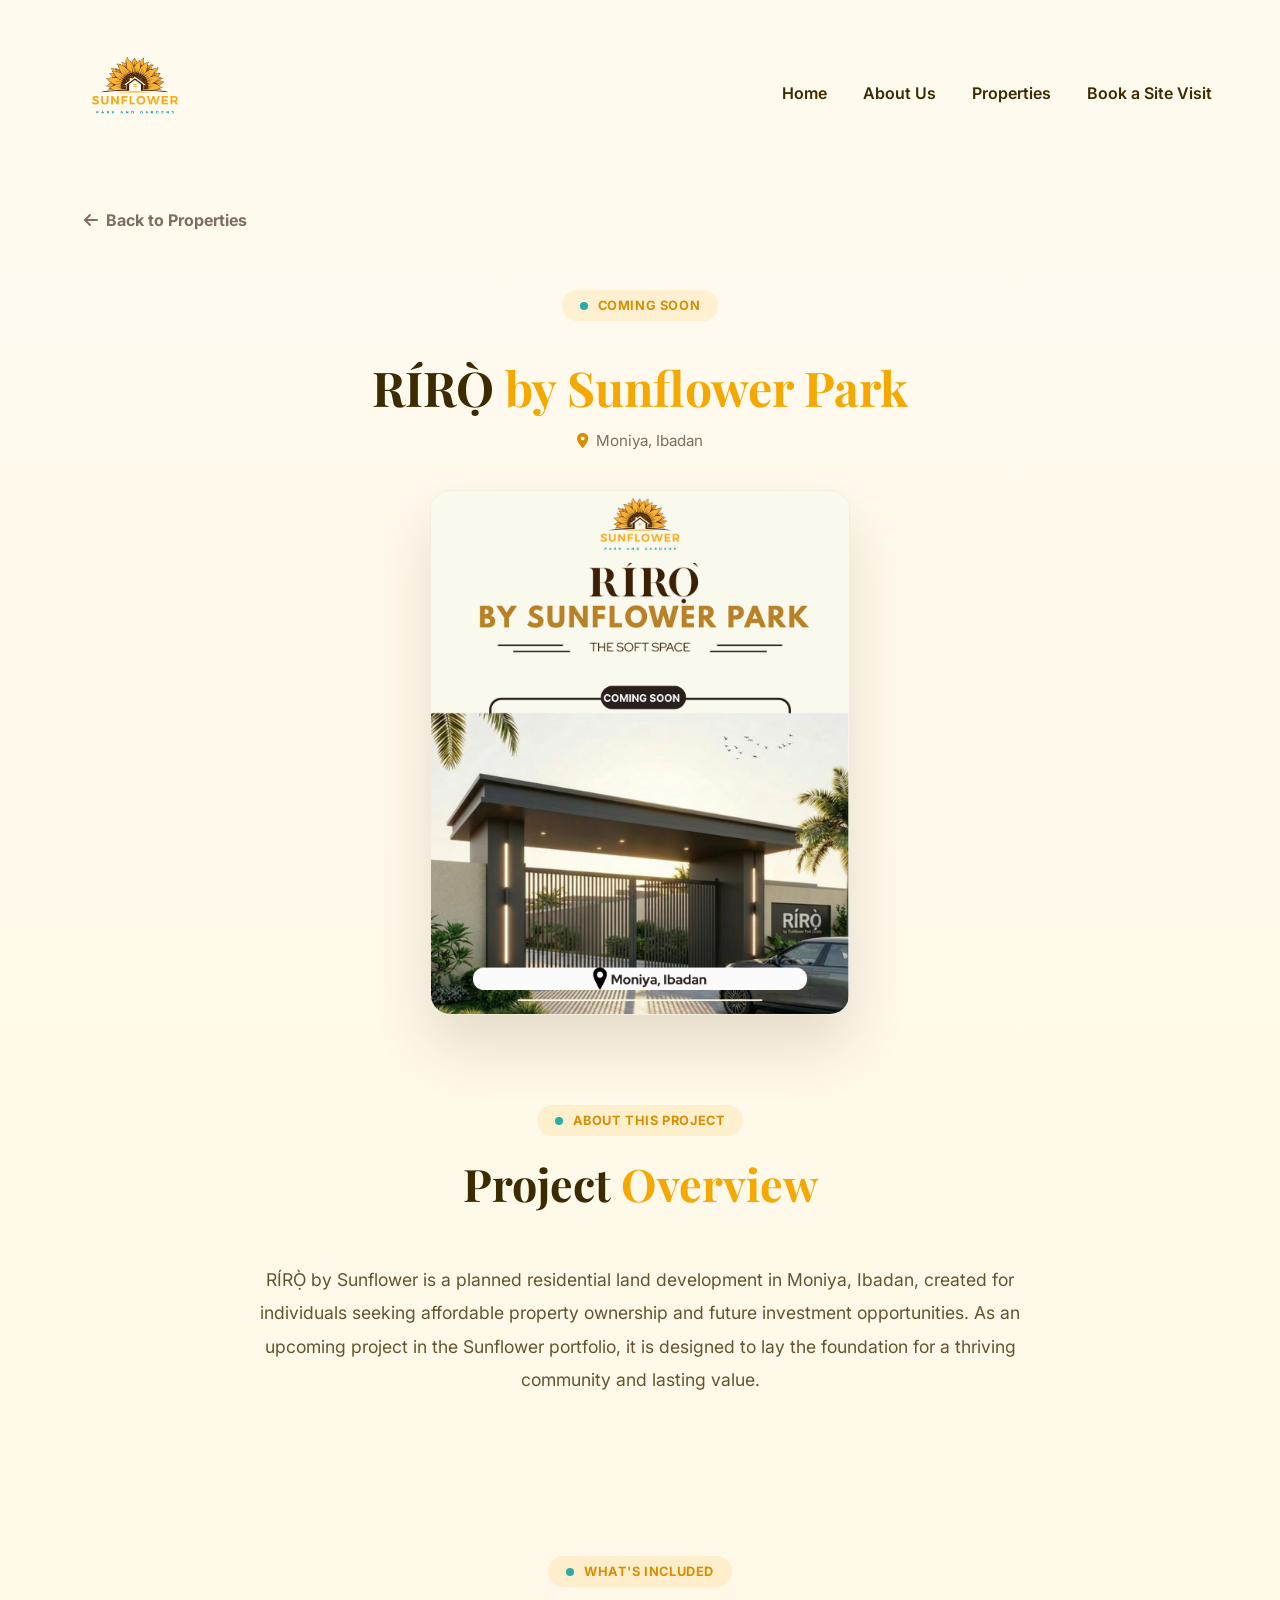
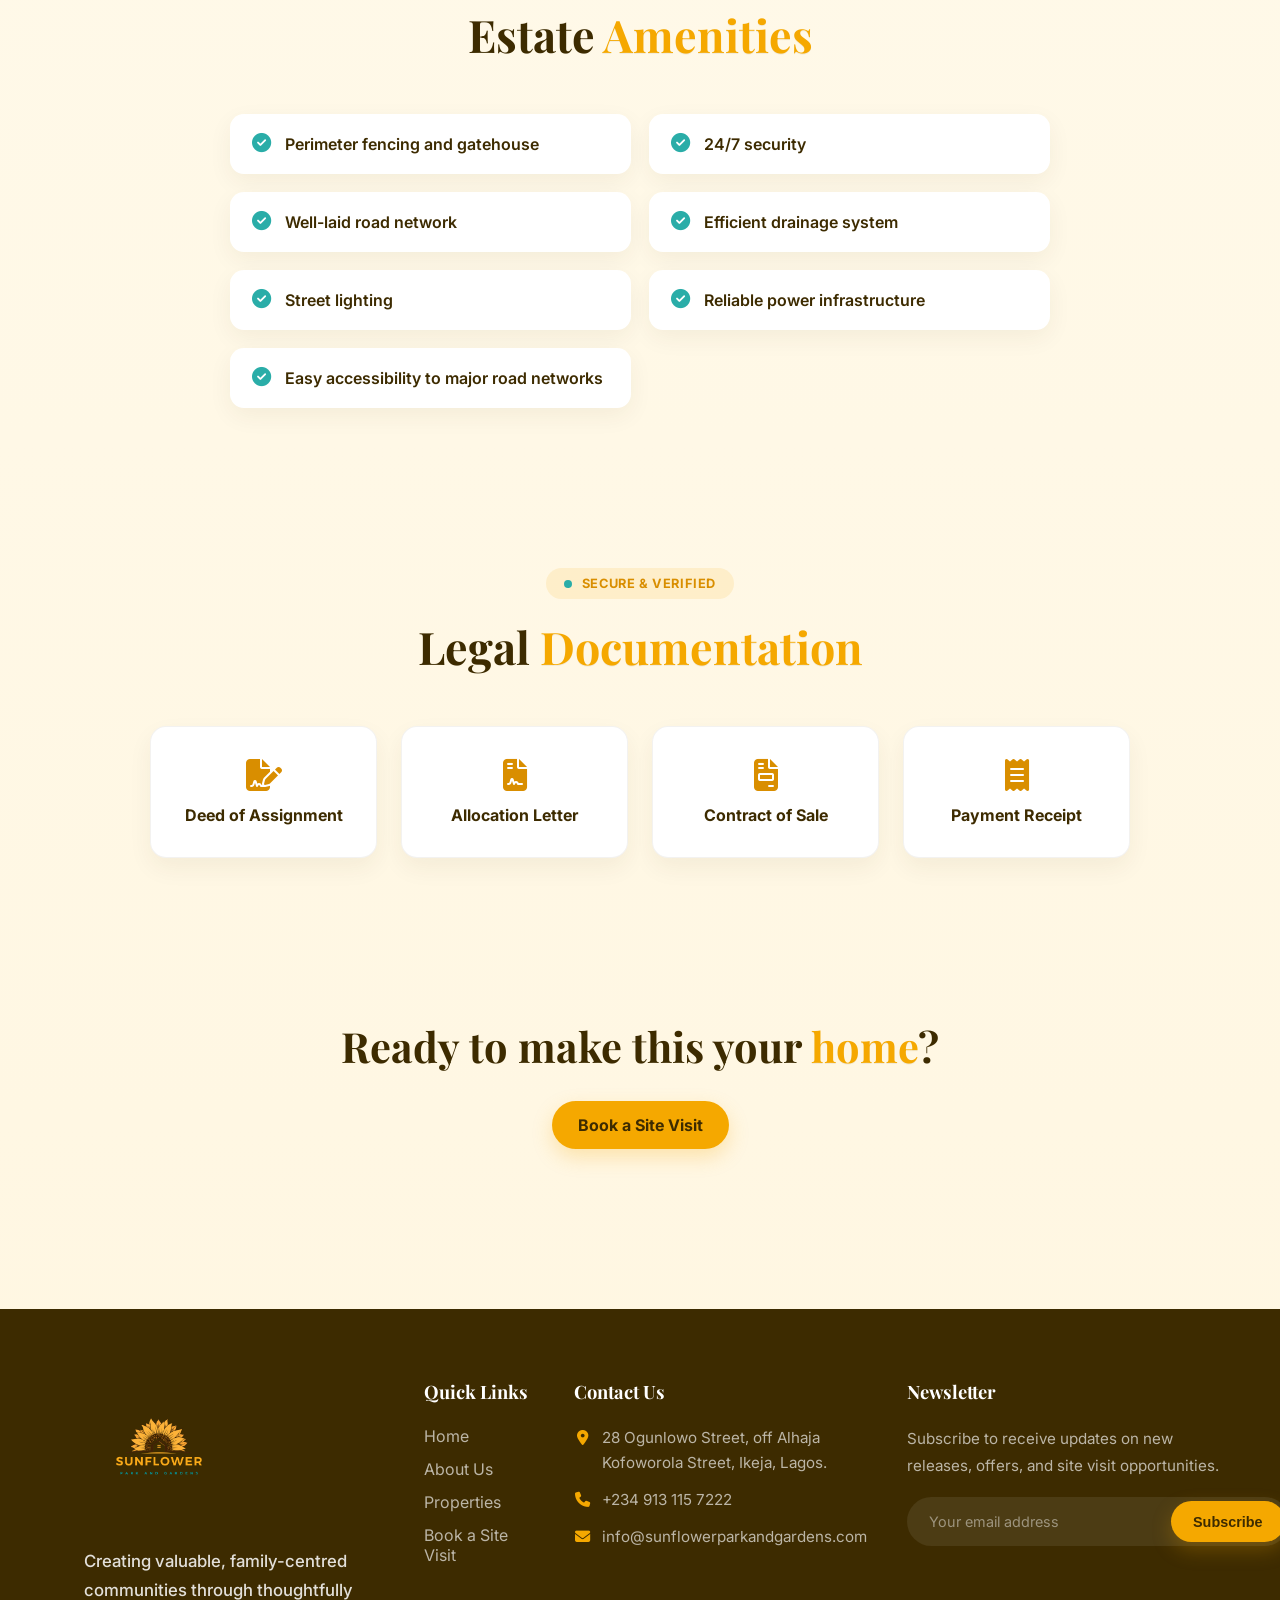
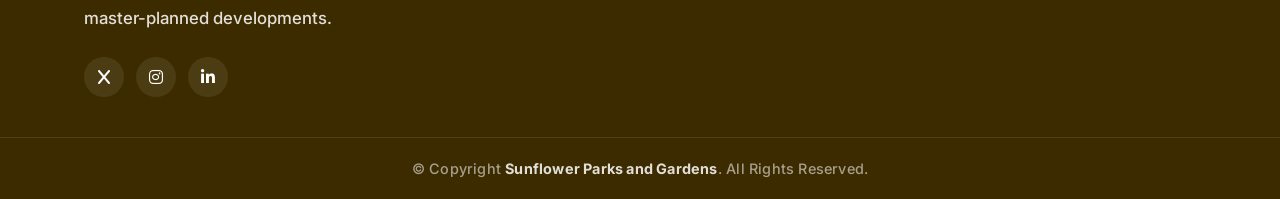
<file: riro.html>
<!doctype html>
<html lang="en">

<head>
  <meta charset="utf-8" />
  <meta name="viewport" content="width=device-width,initial-scale=1" />
  <title>RÍRỌ̀ by Sunflower Park — Sunflower Parks & Gardens</title>
  <meta name="description" content="RÍRỌ̀ by Sunflower Park is an upcoming residential land development in Moniya, Ibadan, designed for affordable property ownership and long-term investment.">
  <meta name="robots" content="index, follow">
  <link rel="canonical" href="https://sunflowerparkandgardens.com/riro.html">
  <meta property="og:type" content="website">
  <meta property="og:site_name" content="Sunflower Parks & Gardens">
  <meta property="og:locale" content="en_NG">
  <meta property="og:url" content="https://sunflowerparkandgardens.com/riro.html">
  <meta property="og:title" content="RÍRỌ̀ by Sunflower Park — Sunflower Parks & Gardens">
  <meta property="og:description" content="RÍRỌ̀ by Sunflower Park is an upcoming residential land development in Moniya, Ibadan, designed for affordable property ownership and long-term investment.">
  <meta property="og:image" content="https://sunflowerparkandgardens.com/images/box3.png.png">
  <meta name="twitter:card" content="summary_large_image">
  <meta name="twitter:title" content="RÍRỌ̀ by Sunflower Park — Sunflower Parks & Gardens">
  <meta name="twitter:description" content="RÍRỌ̀ by Sunflower Park is an upcoming residential land development in Moniya, Ibadan, designed for affordable property ownership and long-term investment.">
  <meta name="twitter:image" content="https://sunflowerparkandgardens.com/images/box3.png.png">
  <link rel="icon" type="image/png" href="images/logo.png">
  <link href="https://fonts.googleapis.com/css2?family=Inter:wght@300;400;600;700&display=swap" rel="stylesheet">
  <link href="https://fonts.googleapis.com/css2?family=Playfair+Display:wght@400;600;700&display=swap" rel="stylesheet">
  <link rel="stylesheet" href="https://cdnjs.cloudflare.com/ajax/libs/font-awesome/6.4.0/css/all.min.css">
  <link rel="stylesheet" href="css/style.css">
  <script type="application/ld+json">
  {
    "@context": "https://schema.org",
    "@type": "RealEstateAgent",
    "name": "Sunflower Parks & Gardens",
    "url": "https://sunflowerparkandgardens.com/",
    "logo": "https://sunflowerparkandgardens.com/images/logo.png",
    "image": "https://sunflowerparkandgardens.com/images/logo.png",
    "telephone": "+2349131157222",
    "email": "info@sunflowerparkandgardens.com",
    "address": {
      "@type": "PostalAddress",
      "streetAddress": "Emerald Zone, 28 Ogunlowo Street, Off Alhaja Kofoworola Street",
      "addressLocality": "Ikeja",
      "addressRegion": "Lagos",
      "addressCountry": "NG"
    }
  }
  </script>
</head>

<body>
  <header class="site-header yellow">
    <div class="container header-inner">
      <a class="brand" href="index.html"><img src="images/logo.png" alt="Sunflower Parks & Gardens logo"><span
          class="brand-text">Sunflower Parks & Gardens</span></a>
      <nav class="nav">
        <a href="index.html">Home</a>
        <a href="about.html">About Us</a>
        <a href="properties.html" class="active">Properties</a>
        <a href="contact.html#book-a-visit">Book a Site Visit</a>
      </nav>
      <button class="nav-toggle" aria-label="Toggle navigation">☰</button>
    </div>
  </header>

  <main>
    <!-- Back to Properties -->
    <div class="back-link-wrap">
      <a href="properties.html" class="back-link"><i class="fa-solid fa-arrow-left"></i> Back to Properties</a>
    </div>

    <!-- Page Header -->
    <div class="container detail-page-header reveal-on-scroll">
      <span class="eyebrow"><span class="dot"></span> Coming Soon</span>
      <h1>RÍRỌ̀ <span class="highlight-brand">by Sunflower Park</span></h1>
      <span class="project-card-location"><i class="fa-solid fa-location-dot"></i> Moniya, Ibadan</span>
    </div>

    <!-- Flyer -->
    <div class="container flyer-section reveal-on-scroll">
      <div class="flyer-frame">
        <img src="images/box3.png.png" alt="RÍRỌ̀ by Sunflower Park flyer" class="flyer-img">
      </div>
    </div>

    <!-- Description -->
    <section class="container detail-section detail-body reveal-on-scroll">
      <div class="detail-section-head">
        <span class="eyebrow"><span class="dot"></span> About This Project</span>
        <h2 class="summary-title">Project <span class="summary-accent">Overview</span></h2>
      </div>
      <p>RÍRỌ̀ by Sunflower is a planned residential land development in Moniya, Ibadan, created for individuals
        seeking affordable property ownership and future investment opportunities. As an upcoming project in the
        Sunflower portfolio, it is designed to lay the foundation for a thriving community and lasting value.</p>
    </section>

    <!-- Amenities -->
    <section class="container detail-section reveal-on-scroll">
      <div class="detail-section-head">
        <span class="eyebrow"><span class="dot"></span> What's Included</span>
        <h2 class="summary-title">Estate <span class="summary-accent">Amenities</span></h2>
      </div>
      <ul class="amenities-list">
        <li><i class="fa-solid fa-circle-check"></i> Perimeter fencing and gatehouse</li>
        <li><i class="fa-solid fa-circle-check"></i> 24/7 security</li>
        <li><i class="fa-solid fa-circle-check"></i> Well-laid road network</li>
        <li><i class="fa-solid fa-circle-check"></i> Efficient drainage system</li>
        <li><i class="fa-solid fa-circle-check"></i> Street lighting</li>
        <li><i class="fa-solid fa-circle-check"></i> Reliable power infrastructure</li>
        <li><i class="fa-solid fa-circle-check"></i> Easy accessibility to major road networks</li>
      </ul>
    </section>

    <!-- Documents -->
    <section class="container detail-section reveal-on-scroll">
      <div class="detail-section-head">
        <span class="eyebrow"><span class="dot"></span> Secure & Verified</span>
        <h2 class="summary-title">Legal <span class="summary-accent">Documentation</span></h2>
      </div>
      <div class="documents-grid">
        <div class="document-card">
          <i class="fa-solid fa-file-signature"></i>
          <span>Deed of Assignment</span>
        </div>
        <div class="document-card">
          <i class="fa-solid fa-file-contract"></i>
          <span>Allocation Letter</span>
        </div>
        <div class="document-card">
          <i class="fa-solid fa-file-invoice"></i>
          <span>Contract of Sale</span>
        </div>
        <div class="document-card">
          <i class="fa-solid fa-receipt"></i>
          <span>Payment Receipt</span>
        </div>
      </div>
    </section>

    <!-- CTA -->
    <section class="container detail-cta reveal-on-scroll">
      <h2>Ready to make this your <span class="summary-accent">home</span>?</h2>
      <a href="contact.html#book-a-visit" class="btn primary">Book a Site Visit</a>
    </section>
  </main>

  <footer class="site-footer">
    <div class="footer-top">
      <div class="container">
        <div class="footer-grid">
          <div class="footer-col footer-brand-col">
            <span class="footer-logo-wrap"><img src="images/logo.png" alt="Sunflower Parks & Gardens"
                class="footer-logo"></span>
            <p class="footer-tag">Creating valuable, family-centred communities through thoughtfully master-planned
              developments.</p>
            <div class="footer-socials">
              <a href="https://x.com/sfpgrealtor?s=21" target="_blank" rel="noopener" aria-label="X"><i class="fa-solid fa-x"></i></a>
              <a href="https://www.instagram.com/sunflowerparkrealtors" target="_blank" rel="noopener" aria-label="Instagram"><i class="fa-brands fa-instagram"></i></a>
              <a href="https://www.linkedin.com/company/sunflower-park-and-gardens-realtor/" target="_blank" rel="noopener" aria-label="LinkedIn"><i class="fa-brands fa-linkedin-in"></i></a>
            </div>
          </div>

          <div class="footer-col footer-links-col">
            <h3>Quick Links</h3>
            <ul>
              <li><a href="index.html">Home</a></li>
              <li><a href="about.html">About Us</a></li>
              <li><a href="properties.html">Properties</a></li>
              <li><a href="contact.html#book-a-visit">Book a Site Visit</a></li>
            </ul>
          </div>

          <div class="footer-col footer-contact-col">
            <h3>Contact Us</h3>
            <ul class="footer-contact-list">
              <li><i class="fa-solid fa-location-dot"></i><span>28 Ogunlowo Street, off Alhaja Kofoworola Street,
                  Ikeja, Lagos.</span></li>
              <li><i class="fa-solid fa-phone"></i><a href="tel:+2349131157222">+234 913 115 7222</a></li>
              <li><i class="fa-solid fa-envelope"></i><a
                  href="mailto:info@sunflowerparkandgardens.com">info@sunflowerparkandgardens.com</a></li>
            </ul>
          </div>

          <div class="footer-col footer-newsletter-col">
            <h3>Newsletter</h3>
            <p>Subscribe to receive updates on new releases, offers, and site visit opportunities.</p>
            <form class="newsletter-form">
              <input type="email" placeholder="Your email address" aria-label="Email address" required>
              <button type="button" class="btn primary">Subscribe</button>
            </form>
          </div>
        </div>
      </div>
    </div>

    <div class="footer-bottom">
      <div class="container footer-bottom-inner">
        <div class="copyright">© Copyright <strong>Sunflower Parks and Gardens</strong>. All Rights Reserved.</div>
      </div>
      <button class="back-to-top" aria-label="Back to top">↑</button>
    </div>
  </footer>

  <script src="js/slider.js"></script>
</body>

</html>
</file>
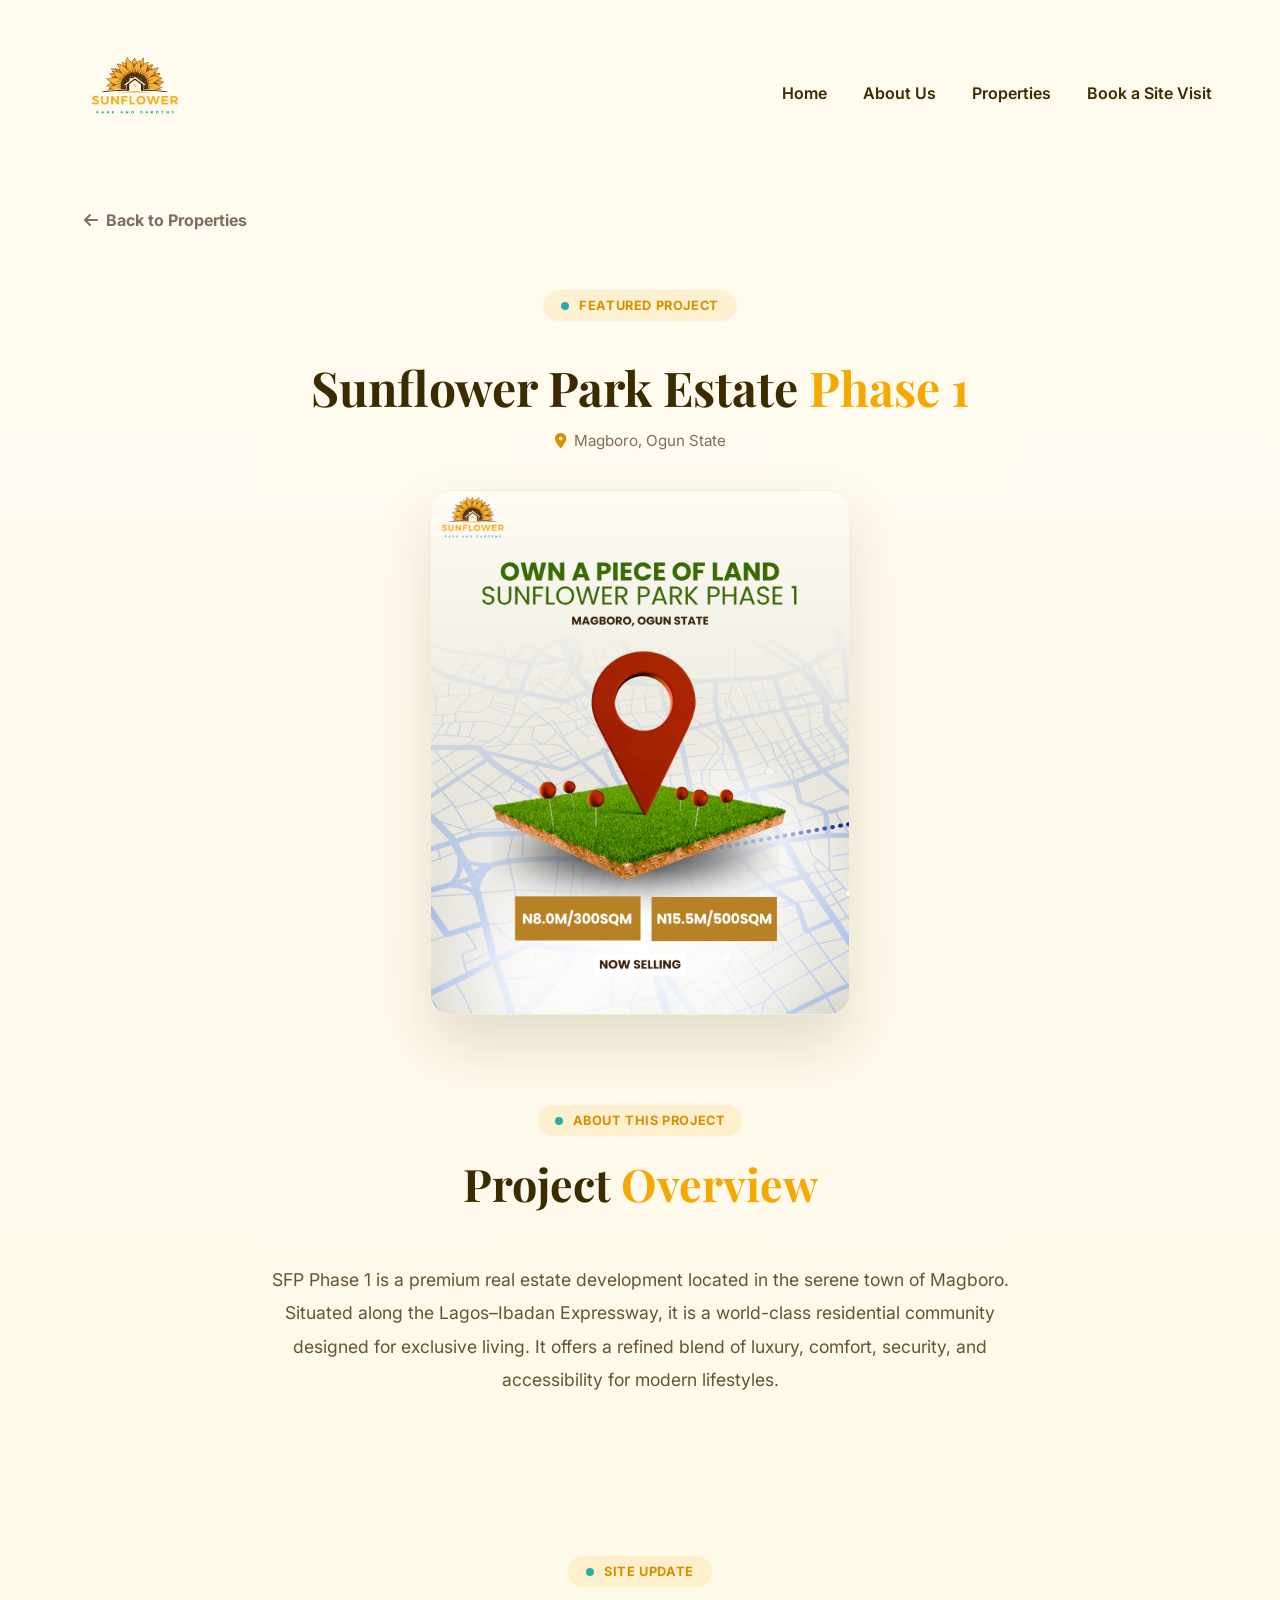
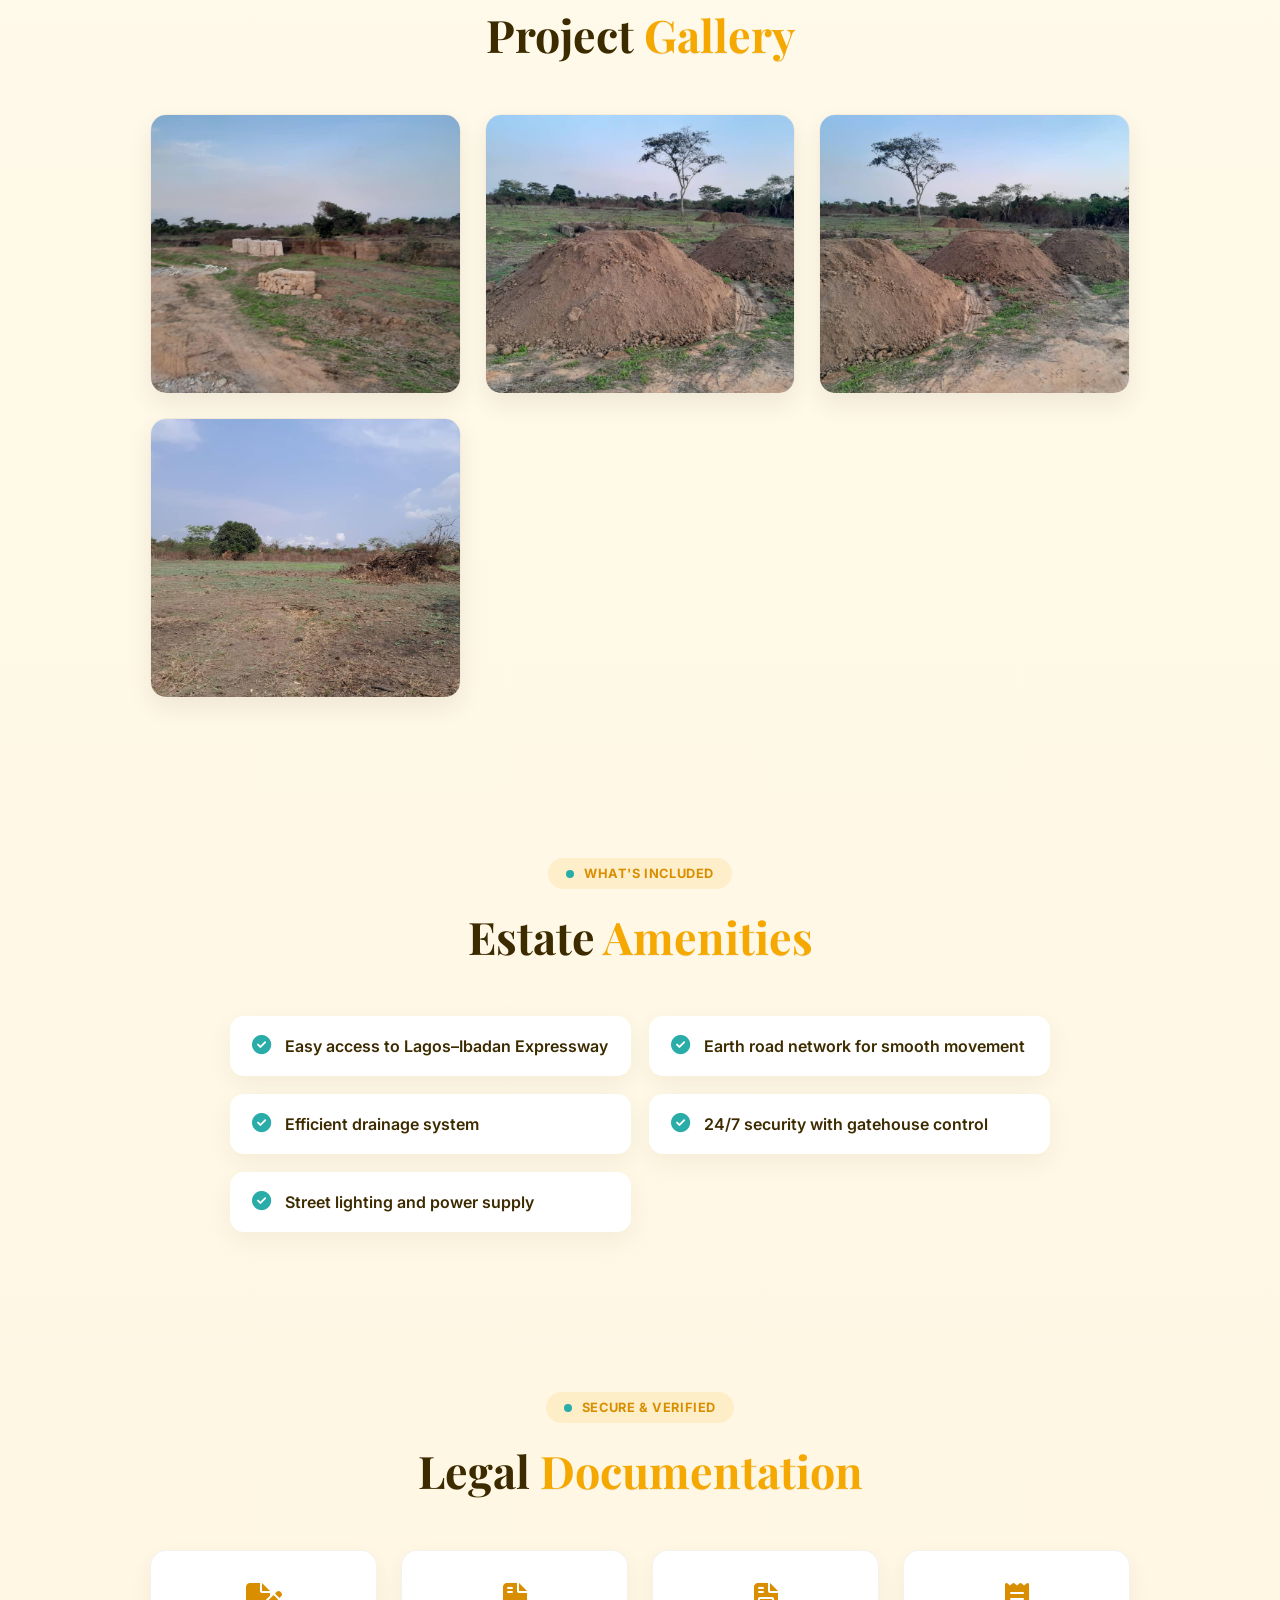
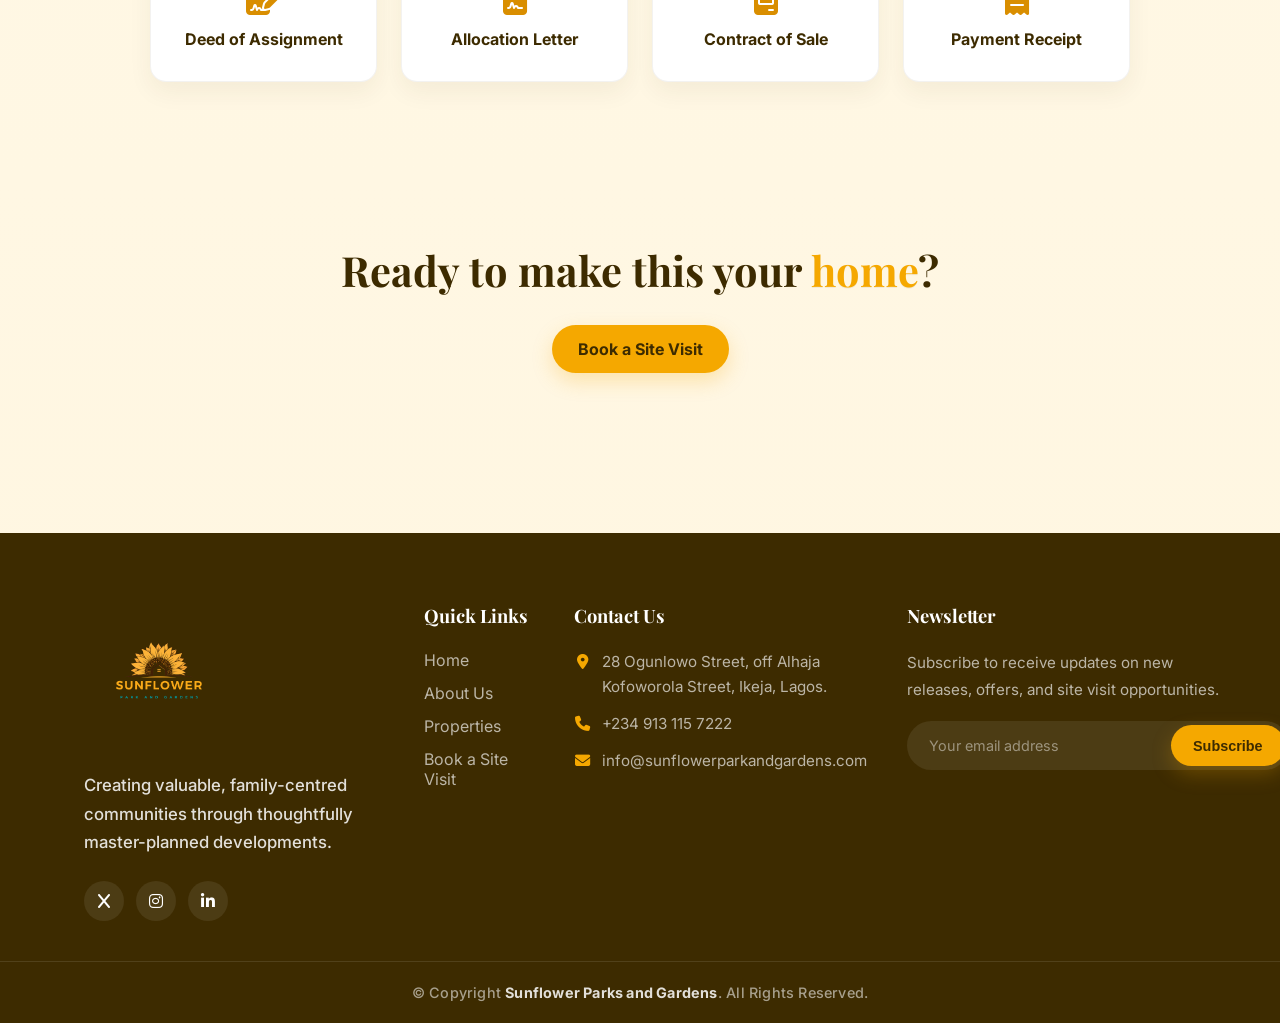
<file: sfp-phase1.html>
<!doctype html>
<html lang="en">

<head>
  <meta charset="utf-8" />
  <meta name="viewport" content="width=device-width,initial-scale=1" />
  <title>Sunflower Park Estate Phase 1 — Sunflower Parks & Gardens</title>
  <meta name="description" content="Sunflower Park Estate Phase 1 is a premium gated residential community in Magboro along the Lagos–Ibadan Expressway, offering luxury, security, and accessibility.">
  <meta name="robots" content="index, follow">
  <link rel="canonical" href="https://sunflowerparkandgardens.com/sfp-phase1.html">
  <meta property="og:type" content="website">
  <meta property="og:site_name" content="Sunflower Parks & Gardens">
  <meta property="og:locale" content="en_NG">
  <meta property="og:url" content="https://sunflowerparkandgardens.com/sfp-phase1.html">
  <meta property="og:title" content="Sunflower Park Estate Phase 1 — Sunflower Parks & Gardens">
  <meta property="og:description" content="Sunflower Park Estate Phase 1 is a premium gated residential community in Magboro along the Lagos–Ibadan Expressway, offering luxury, security, and accessibility.">
  <meta property="og:image" content="https://sunflowerparkandgardens.com/images/sfp1.png">
  <meta name="twitter:card" content="summary_large_image">
  <meta name="twitter:title" content="Sunflower Park Estate Phase 1 — Sunflower Parks & Gardens">
  <meta name="twitter:description" content="Sunflower Park Estate Phase 1 is a premium gated residential community in Magboro along the Lagos–Ibadan Expressway, offering luxury, security, and accessibility.">
  <meta name="twitter:image" content="https://sunflowerparkandgardens.com/images/sfp1.png">
  <link rel="icon" type="image/png" href="images/logo.png">
  <link href="https://fonts.googleapis.com/css2?family=Inter:wght@300;400;600;700&display=swap" rel="stylesheet">
  <link href="https://fonts.googleapis.com/css2?family=Playfair+Display:wght@400;600;700&display=swap" rel="stylesheet">
  <link rel="stylesheet" href="https://cdnjs.cloudflare.com/ajax/libs/font-awesome/6.4.0/css/all.min.css">
  <link rel="stylesheet" href="css/style.css">
  <script type="application/ld+json">
  {
    "@context": "https://schema.org",
    "@type": "RealEstateAgent",
    "name": "Sunflower Parks & Gardens",
    "url": "https://sunflowerparkandgardens.com/",
    "logo": "https://sunflowerparkandgardens.com/images/logo.png",
    "image": "https://sunflowerparkandgardens.com/images/logo.png",
    "telephone": "+2349131157222",
    "email": "info@sunflowerparkandgardens.com",
    "address": {
      "@type": "PostalAddress",
      "streetAddress": "Emerald Zone, 28 Ogunlowo Street, Off Alhaja Kofoworola Street",
      "addressLocality": "Ikeja",
      "addressRegion": "Lagos",
      "addressCountry": "NG"
    }
  }
  </script>
</head>

<body>
  <header class="site-header yellow">
    <div class="container header-inner">
      <a class="brand" href="index.html"><img src="images/logo.png" alt="Sunflower Parks & Gardens logo"><span
          class="brand-text">Sunflower Parks & Gardens</span></a>
      <nav class="nav">
        <a href="index.html">Home</a>
        <a href="about.html">About Us</a>
        <a href="properties.html" class="active">Properties</a>
        <a href="contact.html#book-a-visit">Book a Site Visit</a>
      </nav>
      <button class="nav-toggle" aria-label="Toggle navigation">☰</button>
    </div>
  </header>

  <main>
    <!-- Back to Properties -->
    <div class="back-link-wrap">
      <a href="properties.html" class="back-link"><i class="fa-solid fa-arrow-left"></i> Back to Properties</a>
    </div>

    <!-- Page Header -->
    <div class="container detail-page-header reveal-on-scroll">
      <span class="eyebrow"><span class="dot"></span> Featured Project</span>
      <h1>Sunflower Park Estate <span class="highlight-brand">Phase 1</span></h1>
      <span class="project-card-location"><i class="fa-solid fa-location-dot"></i> Magboro, Ogun State</span>
    </div>

    <!-- Flyer -->
    <div class="container flyer-section reveal-on-scroll">
      <div class="flyer-frame">
        <img src="images/sfp1.png" alt="Sunflower Park Estate Phase 1 flyer" class="flyer-img">
      </div>
    </div>

    <!-- Description -->
    <section class="container detail-section detail-body reveal-on-scroll">
      <div class="detail-section-head">
        <span class="eyebrow"><span class="dot"></span> About This Project</span>
        <h2 class="summary-title">Project <span class="summary-accent">Overview</span></h2>
      </div>
      <p>SFP Phase 1 is a premium real estate development located in the serene town of Magboro. Situated along the
        Lagos–Ibadan Expressway, it is a world-class residential community designed for exclusive living. It offers a
        refined blend of luxury, comfort, security, and accessibility for modern lifestyles.</p>
    </section>

    <!-- Gallery -->
    <section class="container detail-section reveal-on-scroll">
      <div class="detail-section-head">
        <span class="eyebrow"><span class="dot"></span> Site Update</span>
        <h2 class="summary-title">Project <span class="summary-accent">Gallery</span></h2>
      </div>
      <div class="gallery-grid">
        <div class="gallery-img-wrapper"><img src="images/box1add.jpeg" alt="Sunflower Park Estate Phase 1 site progress"
            class="gallery-img"></div>
        <div class="gallery-img-wrapper"><img src="images/box2add.jpeg" alt="Sunflower Park Estate Phase 1 site progress"
            class="gallery-img"></div>
        <div class="gallery-img-wrapper"><img src="images/box3add.jpeg" alt="Sunflower Park Estate Phase 1 site progress"
            class="gallery-img"></div>
        <div class="gallery-img-wrapper"><img src="images/box4add.jpeg" alt="Sunflower Park Estate Phase 1 site progress"
            class="gallery-img"></div>
      </div>
    </section>

    <!-- Amenities -->
    <section class="container detail-section reveal-on-scroll">
      <div class="detail-section-head">
        <span class="eyebrow"><span class="dot"></span> What's Included</span>
        <h2 class="summary-title">Estate <span class="summary-accent">Amenities</span></h2>
      </div>
      <ul class="amenities-list">
        <li><i class="fa-solid fa-circle-check"></i> Easy access to Lagos–Ibadan Expressway</li>
        <li><i class="fa-solid fa-circle-check"></i> Earth road network for smooth movement</li>
        <li><i class="fa-solid fa-circle-check"></i> Efficient drainage system</li>
        <li><i class="fa-solid fa-circle-check"></i> 24/7 security with gatehouse control</li>
        <li><i class="fa-solid fa-circle-check"></i> Street lighting and power supply</li>
      </ul>
    </section>

    <!-- Documents -->
    <section class="container detail-section reveal-on-scroll">
      <div class="detail-section-head">
        <span class="eyebrow"><span class="dot"></span> Secure & Verified</span>
        <h2 class="summary-title">Legal <span class="summary-accent">Documentation</span></h2>
      </div>
      <div class="documents-grid">
        <div class="document-card">
          <i class="fa-solid fa-file-signature"></i>
          <span>Deed of Assignment</span>
        </div>
        <div class="document-card">
          <i class="fa-solid fa-file-contract"></i>
          <span>Allocation Letter</span>
        </div>
        <div class="document-card">
          <i class="fa-solid fa-file-invoice"></i>
          <span>Contract of Sale</span>
        </div>
        <div class="document-card">
          <i class="fa-solid fa-receipt"></i>
          <span>Payment Receipt</span>
        </div>
      </div>
    </section>

    <!-- CTA -->
    <section class="container detail-cta reveal-on-scroll">
      <h2>Ready to make this your <span class="summary-accent">home</span>?</h2>
      <a href="contact.html#book-a-visit" class="btn primary">Book a Site Visit</a>
    </section>
  </main>

  <footer class="site-footer">
    <div class="footer-top">
      <div class="container">
        <div class="footer-grid">
          <div class="footer-col footer-brand-col">
            <span class="footer-logo-wrap"><img src="images/logo.png" alt="Sunflower Parks & Gardens"
                class="footer-logo"></span>
            <p class="footer-tag">Creating valuable, family-centred communities through thoughtfully master-planned
              developments.</p>
            <div class="footer-socials">
              <a href="https://x.com/sfpgrealtor?s=21" target="_blank" rel="noopener" aria-label="X"><i class="fa-solid fa-x"></i></a>
              <a href="https://www.instagram.com/sunflowerparkrealtors" target="_blank" rel="noopener" aria-label="Instagram"><i class="fa-brands fa-instagram"></i></a>
              <a href="https://www.linkedin.com/company/sunflower-park-and-gardens-realtor/" target="_blank" rel="noopener" aria-label="LinkedIn"><i class="fa-brands fa-linkedin-in"></i></a>
            </div>
          </div>

          <div class="footer-col footer-links-col">
            <h3>Quick Links</h3>
            <ul>
              <li><a href="index.html">Home</a></li>
              <li><a href="about.html">About Us</a></li>
              <li><a href="properties.html">Properties</a></li>
              <li><a href="contact.html#book-a-visit">Book a Site Visit</a></li>
            </ul>
          </div>

          <div class="footer-col footer-contact-col">
            <h3>Contact Us</h3>
            <ul class="footer-contact-list">
              <li><i class="fa-solid fa-location-dot"></i><span>28 Ogunlowo Street, off Alhaja Kofoworola Street,
                  Ikeja, Lagos.</span></li>
              <li><i class="fa-solid fa-phone"></i><a href="tel:+2349131157222">+234 913 115 7222</a></li>
              <li><i class="fa-solid fa-envelope"></i><a
                  href="mailto:info@sunflowerparkandgardens.com">info@sunflowerparkandgardens.com</a></li>
            </ul>
          </div>

          <div class="footer-col footer-newsletter-col">
            <h3>Newsletter</h3>
            <p>Subscribe to receive updates on new releases, offers, and site visit opportunities.</p>
            <form class="newsletter-form">
              <input type="email" placeholder="Your email address" aria-label="Email address" required>
              <button type="button" class="btn primary">Subscribe</button>
            </form>
          </div>
        </div>
      </div>
    </div>

    <div class="footer-bottom">
      <div class="container footer-bottom-inner">
        <div class="copyright">© Copyright <strong>Sunflower Parks and Gardens</strong>. All Rights Reserved.</div>
      </div>
      <button class="back-to-top" aria-label="Back to top">↑</button>
    </div>
  </footer>

  <script src="js/slider.js"></script>
</body>

</html>
</file>
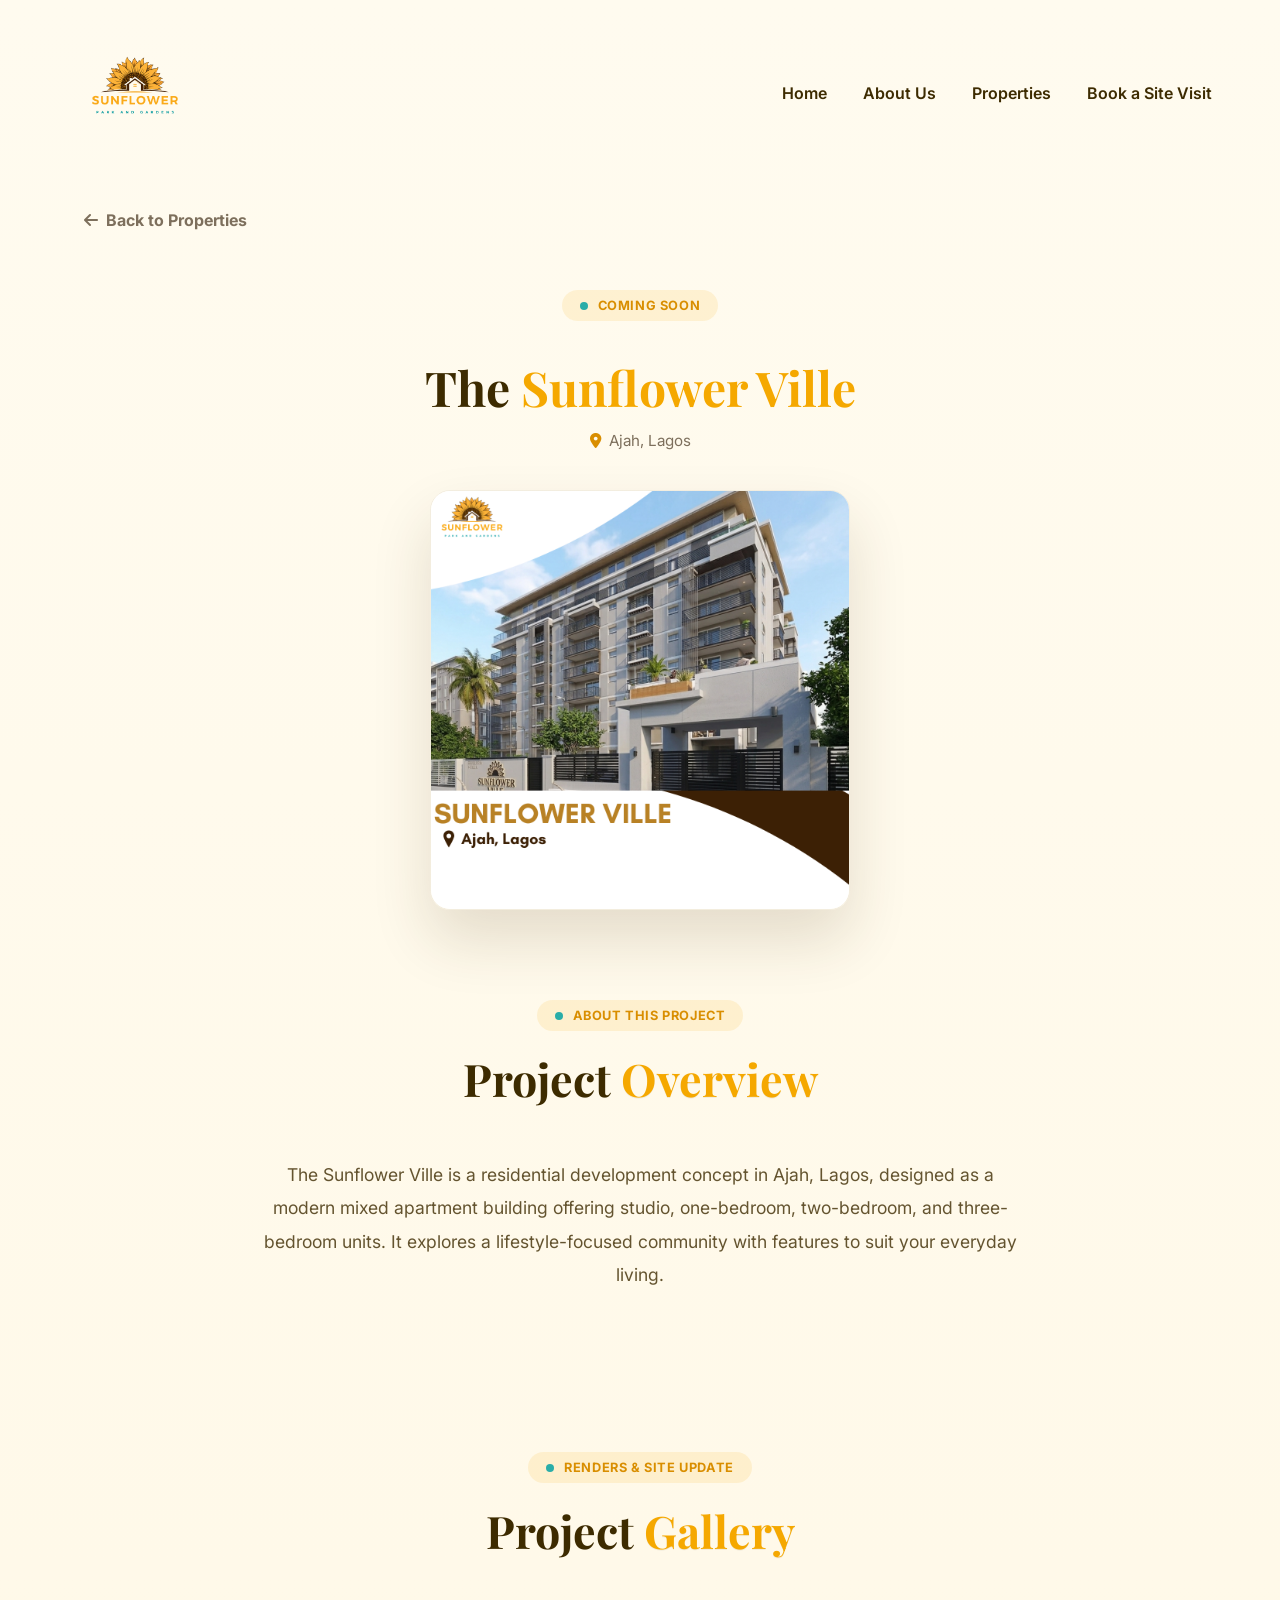
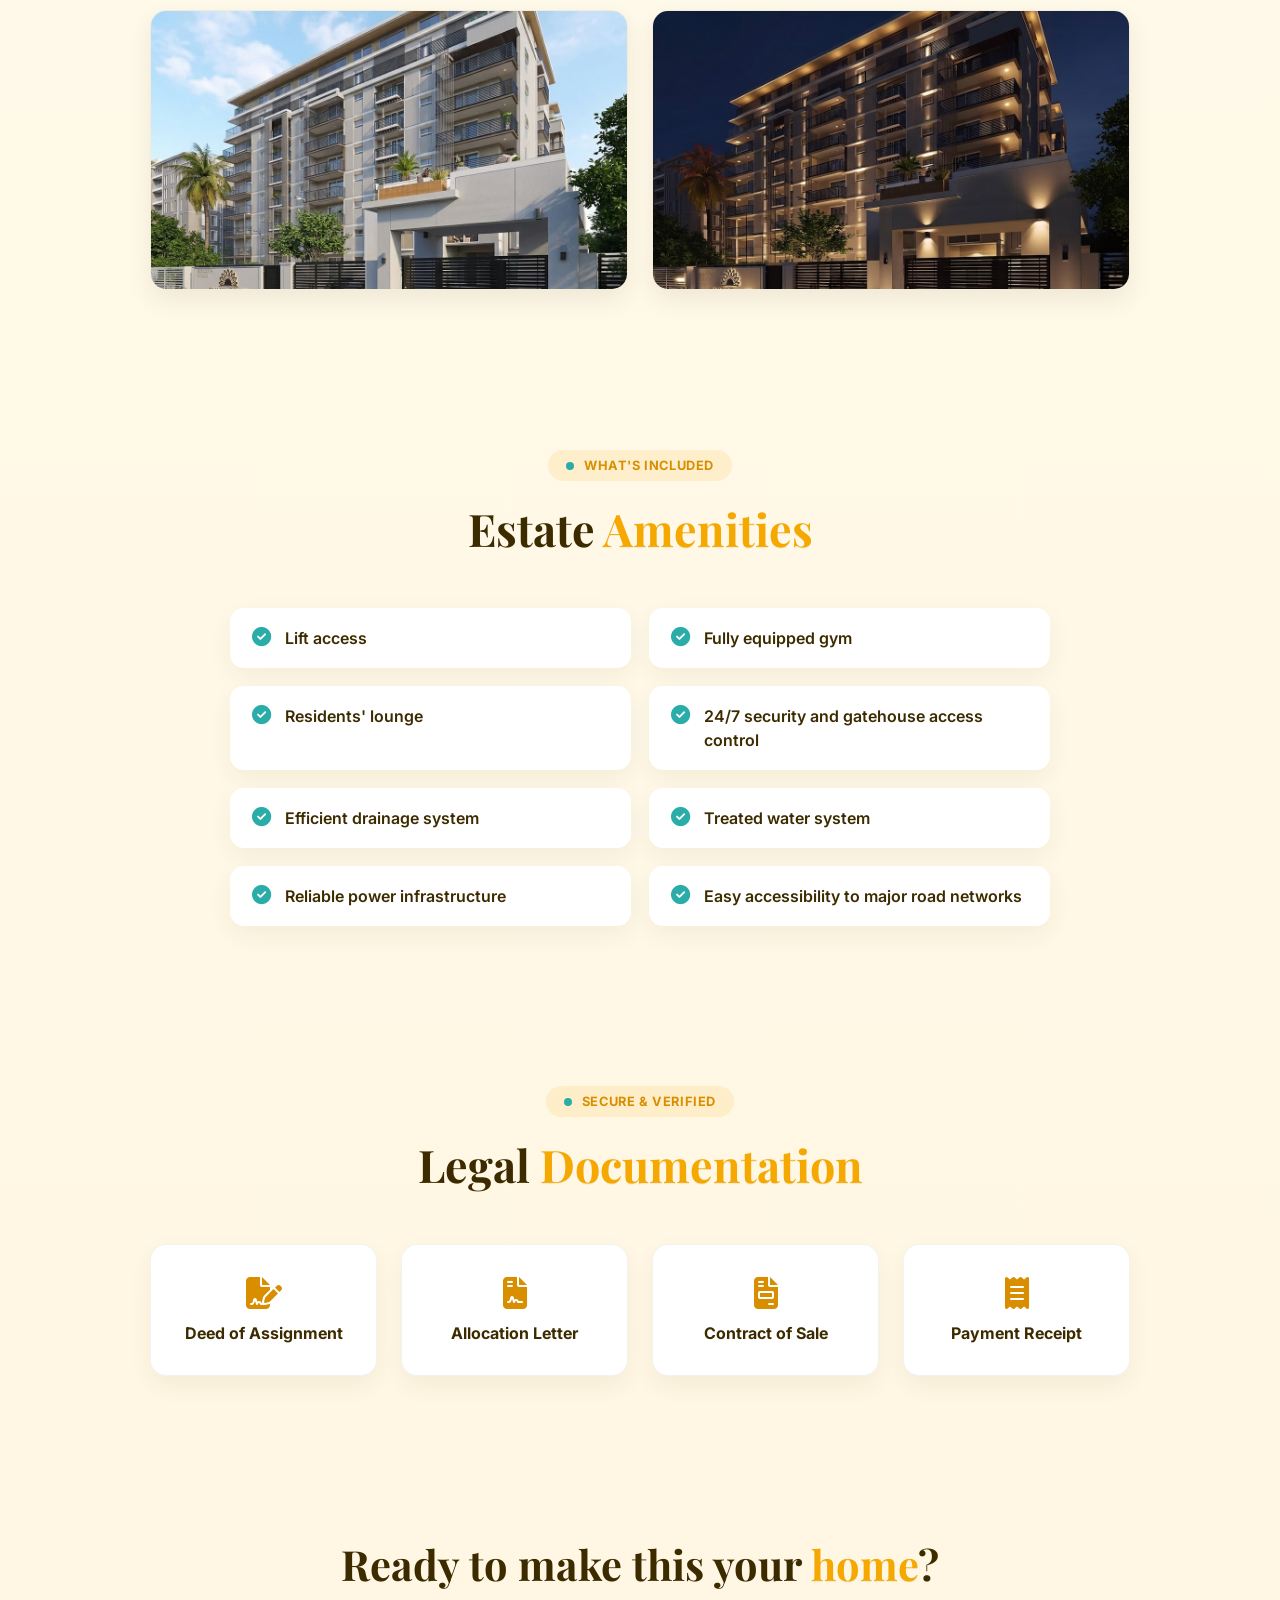
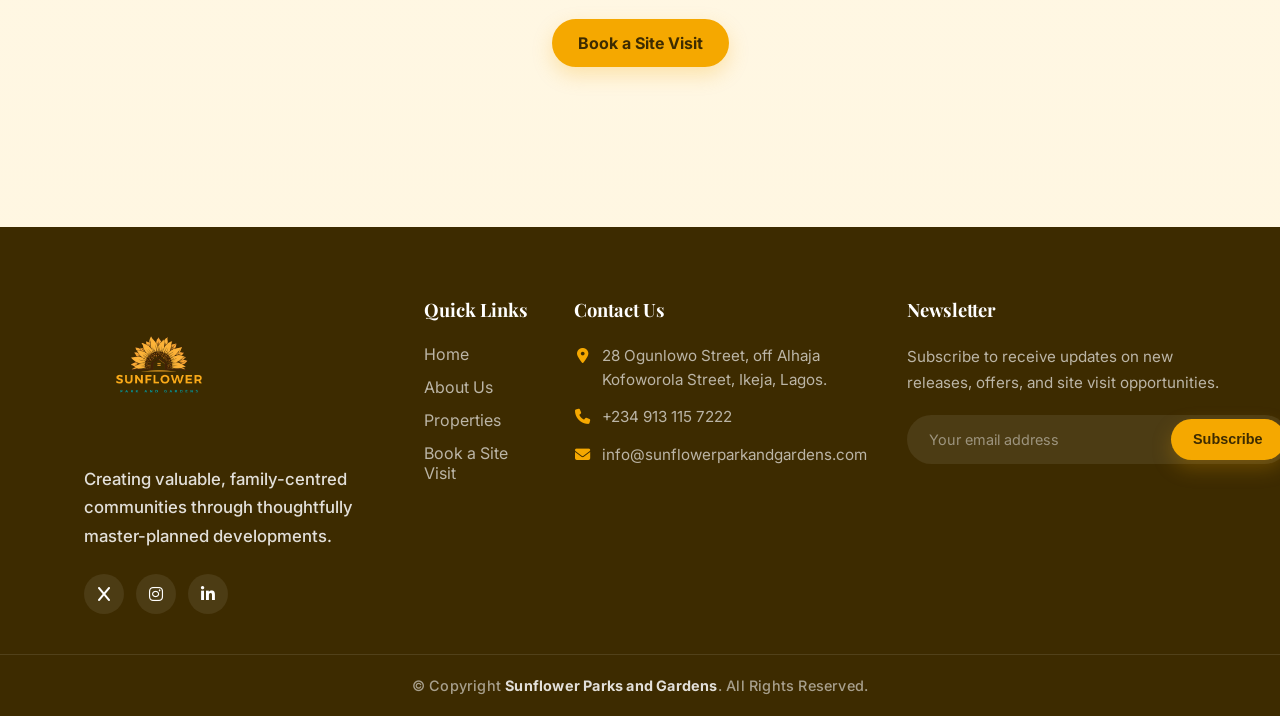
<file: sunflower-ville.html>
<!doctype html>
<html lang="en">

<head>
  <meta charset="utf-8" />
  <meta name="viewport" content="width=device-width,initial-scale=1" />
  <title>The Sunflower Ville — Sunflower Parks & Gardens</title>
  <meta name="description" content="The Sunflower Ville is a modern mixed apartment development in Ajah, Lagos offering studio, 1, 2, and 3-bedroom units in a lifestyle-focused community.">
  <meta name="robots" content="index, follow">
  <link rel="canonical" href="https://sunflowerparkandgardens.com/sunflower-ville.html">
  <meta property="og:type" content="website">
  <meta property="og:site_name" content="Sunflower Parks & Gardens">
  <meta property="og:locale" content="en_NG">
  <meta property="og:url" content="https://sunflowerparkandgardens.com/sunflower-ville.html">
  <meta property="og:title" content="The Sunflower Ville — Sunflower Parks & Gardens">
  <meta property="og:description" content="The Sunflower Ville is a modern mixed apartment development in Ajah, Lagos offering studio, 1, 2, and 3-bedroom units in a lifestyle-focused community.">
  <meta property="og:image" content="https://sunflowerparkandgardens.com/images/box4.png">
  <meta name="twitter:card" content="summary_large_image">
  <meta name="twitter:title" content="The Sunflower Ville — Sunflower Parks & Gardens">
  <meta name="twitter:description" content="The Sunflower Ville is a modern mixed apartment development in Ajah, Lagos offering studio, 1, 2, and 3-bedroom units in a lifestyle-focused community.">
  <meta name="twitter:image" content="https://sunflowerparkandgardens.com/images/box4.png">
  <link rel="icon" type="image/png" href="images/logo.png">
  <link href="https://fonts.googleapis.com/css2?family=Inter:wght@300;400;600;700&display=swap" rel="stylesheet">
  <link href="https://fonts.googleapis.com/css2?family=Playfair+Display:wght@400;600;700&display=swap" rel="stylesheet">
  <link rel="stylesheet" href="https://cdnjs.cloudflare.com/ajax/libs/font-awesome/6.4.0/css/all.min.css">
  <link rel="stylesheet" href="css/style.css">
  <script type="application/ld+json">
  {
    "@context": "https://schema.org",
    "@type": "RealEstateAgent",
    "name": "Sunflower Parks & Gardens",
    "url": "https://sunflowerparkandgardens.com/",
    "logo": "https://sunflowerparkandgardens.com/images/logo.png",
    "image": "https://sunflowerparkandgardens.com/images/logo.png",
    "telephone": "+2349131157222",
    "email": "info@sunflowerparkandgardens.com",
    "address": {
      "@type": "PostalAddress",
      "streetAddress": "Emerald Zone, 28 Ogunlowo Street, Off Alhaja Kofoworola Street",
      "addressLocality": "Ikeja",
      "addressRegion": "Lagos",
      "addressCountry": "NG"
    }
  }
  </script>
</head>

<body>
  <header class="site-header yellow">
    <div class="container header-inner">
      <a class="brand" href="index.html"><img src="images/logo.png" alt="Sunflower Parks & Gardens logo"><span
          class="brand-text">Sunflower Parks & Gardens</span></a>
      <nav class="nav">
        <a href="index.html">Home</a>
        <a href="about.html">About Us</a>
        <a href="properties.html" class="active">Properties</a>
        <a href="contact.html#book-a-visit">Book a Site Visit</a>
      </nav>
      <button class="nav-toggle" aria-label="Toggle navigation">☰</button>
    </div>
  </header>

  <main>
    <!-- Back to Properties -->
    <div class="back-link-wrap">
      <a href="properties.html" class="back-link"><i class="fa-solid fa-arrow-left"></i> Back to Properties</a>
    </div>

    <!-- Page Header -->
    <div class="container detail-page-header reveal-on-scroll">
      <span class="eyebrow"><span class="dot"></span> Coming Soon</span>
      <h1>The <span class="highlight-brand">Sunflower Ville</span></h1>
      <span class="project-card-location"><i class="fa-solid fa-location-dot"></i> Ajah, Lagos</span>
    </div>

    <!-- Flyer -->
    <div class="container flyer-section reveal-on-scroll">
      <div class="flyer-frame">
        <img src="images/box4.png" alt="The Sunflower Ville flyer" class="flyer-img">
      </div>
    </div>

    <!-- Description -->
    <section class="container detail-section detail-body reveal-on-scroll">
      <div class="detail-section-head">
        <span class="eyebrow"><span class="dot"></span> About This Project</span>
        <h2 class="summary-title">Project <span class="summary-accent">Overview</span></h2>
      </div>
      <p>The Sunflower Ville is a residential development concept in Ajah, Lagos, designed as a modern mixed
        apartment building offering studio, one-bedroom, two-bedroom, and three-bedroom units. It explores a
        lifestyle-focused community with features to suit your everyday living.</p>
    </section>

    <!-- Gallery -->
    <section class="container detail-section reveal-on-scroll">
      <div class="detail-section-head">
        <span class="eyebrow"><span class="dot"></span> Renders & Site Update</span>
        <h2 class="summary-title">Project <span class="summary-accent">Gallery</span></h2>
      </div>
      <div class="gallery-grid">
        <div class="gallery-img-wrapper"><img src="images/box4add.png" alt="The Sunflower Ville render, day view"
            class="gallery-img"></div>
        <div class="gallery-img-wrapper"><img src="images/box4add2.png" alt="The Sunflower Ville render, night view"
            class="gallery-img"></div>
      </div>
    </section>

    <!-- Amenities -->
    <section class="container detail-section reveal-on-scroll">
      <div class="detail-section-head">
        <span class="eyebrow"><span class="dot"></span> What's Included</span>
        <h2 class="summary-title">Estate <span class="summary-accent">Amenities</span></h2>
      </div>
      <ul class="amenities-list">
        <li><i class="fa-solid fa-circle-check"></i> Lift access</li>
        <li><i class="fa-solid fa-circle-check"></i> Fully equipped gym</li>
        <li><i class="fa-solid fa-circle-check"></i> Residents' lounge</li>
        <li><i class="fa-solid fa-circle-check"></i> 24/7 security and gatehouse access control</li>
        <li><i class="fa-solid fa-circle-check"></i> Efficient drainage system</li>
        <li><i class="fa-solid fa-circle-check"></i> Treated water system</li>
        <li><i class="fa-solid fa-circle-check"></i> Reliable power infrastructure</li>
        <li><i class="fa-solid fa-circle-check"></i> Easy accessibility to major road networks</li>
      </ul>
    </section>

    <!-- Documents -->
    <section class="container detail-section reveal-on-scroll">
      <div class="detail-section-head">
        <span class="eyebrow"><span class="dot"></span> Secure & Verified</span>
        <h2 class="summary-title">Legal <span class="summary-accent">Documentation</span></h2>
      </div>
      <div class="documents-grid">
        <div class="document-card">
          <i class="fa-solid fa-file-signature"></i>
          <span>Deed of Assignment</span>
        </div>
        <div class="document-card">
          <i class="fa-solid fa-file-contract"></i>
          <span>Allocation Letter</span>
        </div>
        <div class="document-card">
          <i class="fa-solid fa-file-invoice"></i>
          <span>Contract of Sale</span>
        </div>
        <div class="document-card">
          <i class="fa-solid fa-receipt"></i>
          <span>Payment Receipt</span>
        </div>
      </div>
    </section>

    <!-- CTA -->
    <section class="container detail-cta reveal-on-scroll">
      <h2>Ready to make this your <span class="summary-accent">home</span>?</h2>
      <a href="contact.html#book-a-visit" class="btn primary">Book a Site Visit</a>
    </section>
  </main>

  <footer class="site-footer">
    <div class="footer-top">
      <div class="container">
        <div class="footer-grid">
          <div class="footer-col footer-brand-col">
            <span class="footer-logo-wrap"><img src="images/logo.png" alt="Sunflower Parks & Gardens"
                class="footer-logo"></span>
            <p class="footer-tag">Creating valuable, family-centred communities through thoughtfully master-planned
              developments.</p>
            <div class="footer-socials">
              <a href="https://x.com/sfpgrealtor?s=21" target="_blank" rel="noopener" aria-label="X"><i class="fa-solid fa-x"></i></a>
              <a href="https://www.instagram.com/sunflowerparkrealtors" target="_blank" rel="noopener" aria-label="Instagram"><i class="fa-brands fa-instagram"></i></a>
              <a href="https://www.linkedin.com/company/sunflower-park-and-gardens-realtor/" target="_blank" rel="noopener" aria-label="LinkedIn"><i class="fa-brands fa-linkedin-in"></i></a>
            </div>
          </div>

          <div class="footer-col footer-links-col">
            <h3>Quick Links</h3>
            <ul>
              <li><a href="index.html">Home</a></li>
              <li><a href="about.html">About Us</a></li>
              <li><a href="properties.html">Properties</a></li>
              <li><a href="contact.html#book-a-visit">Book a Site Visit</a></li>
            </ul>
          </div>

          <div class="footer-col footer-contact-col">
            <h3>Contact Us</h3>
            <ul class="footer-contact-list">
              <li><i class="fa-solid fa-location-dot"></i><span>28 Ogunlowo Street, off Alhaja Kofoworola Street,
                  Ikeja, Lagos.</span></li>
              <li><i class="fa-solid fa-phone"></i><a href="tel:+2349131157222">+234 913 115 7222</a></li>
              <li><i class="fa-solid fa-envelope"></i><a
                  href="mailto:info@sunflowerparkandgardens.com">info@sunflowerparkandgardens.com</a></li>
            </ul>
          </div>

          <div class="footer-col footer-newsletter-col">
            <h3>Newsletter</h3>
            <p>Subscribe to receive updates on new releases, offers, and site visit opportunities.</p>
            <form class="newsletter-form">
              <input type="email" placeholder="Your email address" aria-label="Email address" required>
              <button type="button" class="btn primary">Subscribe</button>
            </form>
          </div>
        </div>
      </div>
    </div>

    <div class="footer-bottom">
      <div class="container footer-bottom-inner">
        <div class="copyright">© Copyright <strong>Sunflower Parks and Gardens</strong>. All Rights Reserved.</div>
      </div>
      <button class="back-to-top" aria-label="Back to top">↑</button>
    </div>
  </footer>

  <script src="js/slider.js"></script>
</body>

</html>
</file>
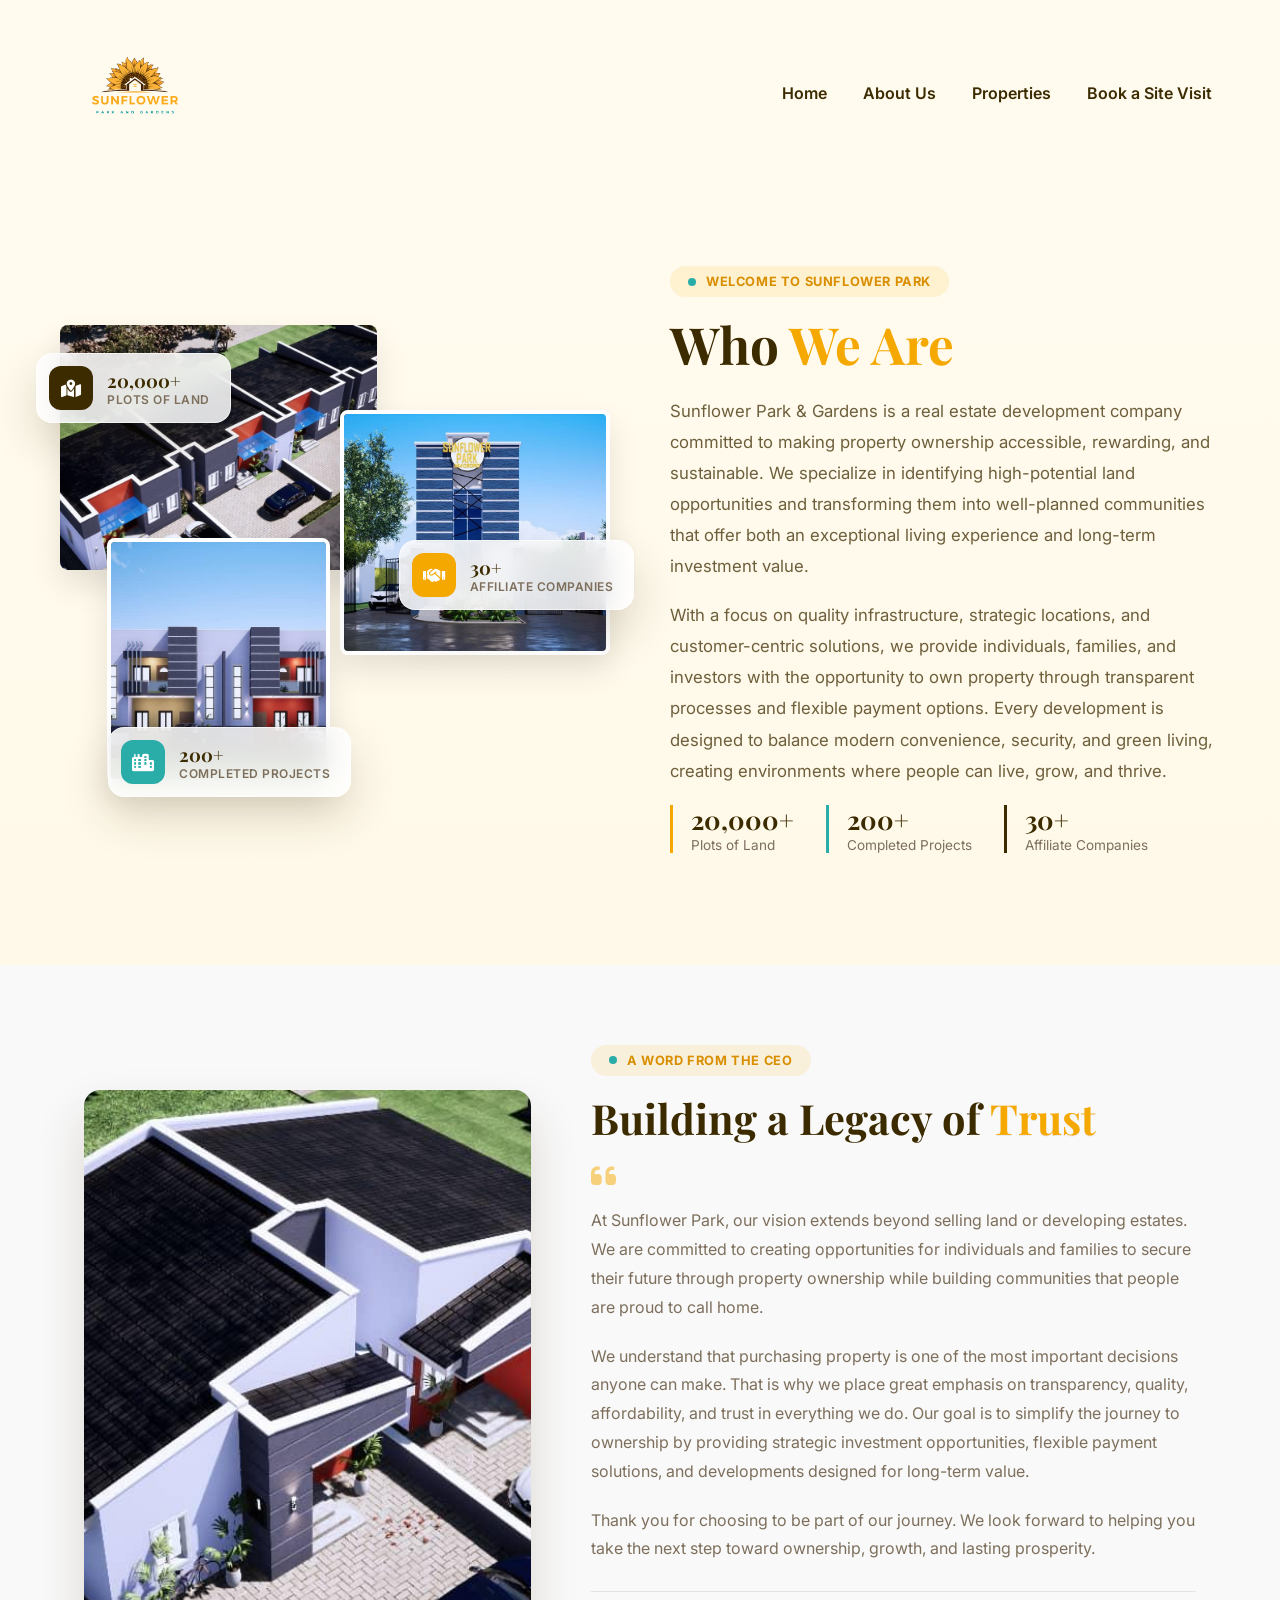
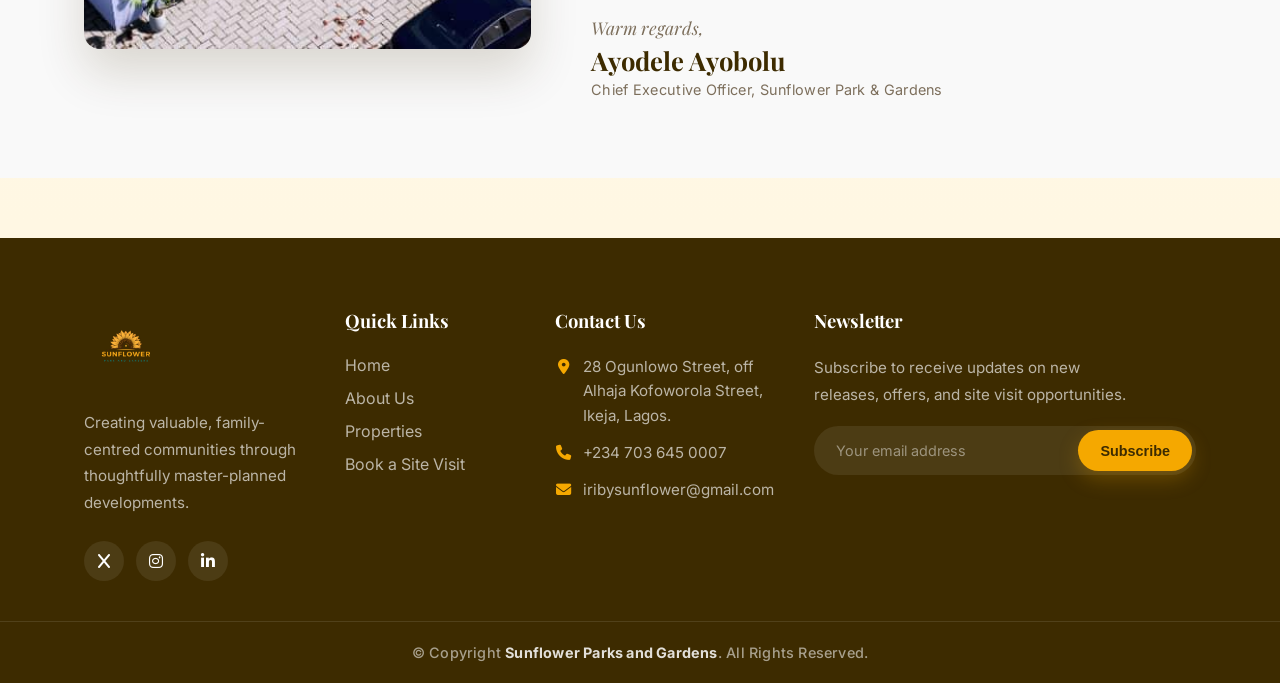
<file: frontend/about.html>
<!doctype html>
<html lang="en">

<head>
  <meta charset="utf-8" />
  <meta name="viewport" content="width=device-width,initial-scale=1" />
  <title>About — Sunflower Parks & Gardens</title>
  <link href="https://fonts.googleapis.com/css2?family=Inter:wght@300;400;600;700&display=swap" rel="stylesheet">
  <link href="https://fonts.googleapis.com/css2?family=Playfair+Display:wght@400;600;700&display=swap" rel="stylesheet">
  <link rel="stylesheet" href="https://cdnjs.cloudflare.com/ajax/libs/font-awesome/6.4.0/css/all.min.css">
  <link rel="stylesheet" href="css/style.css">
</head>

<body>
  <header class="site-header yellow">
    <div class="container header-inner">
      <a class="brand" href="index.html"><img src="images/logo.png" alt="Sunflower Parks & Gardens logo"><span
          class="brand-text">Sunflower Parks & Gardens</span></a>
      <nav class="nav">
        <a href="index.html">Home</a>
        <a href="about.html" class="active">About Us</a>
        <a href="properties.html">Properties</a>
        <a href="contact.html#book-a-visit">Book a Site Visit</a>
      </nav>
      <button class="nav-toggle" aria-label="Toggle navigation">☰</button>
    </div>
  </header>


  <main>
    <section class="container about-hero">
      <div class="about-collage">
        <img src="images/hero-02.jpeg" alt="Sunflower Park Landscape" class="collage-img img-1">
        <img src="images/hero-05.jpeg" alt="Modern Housing" class="collage-img img-2">
        <img src="images/hero-08.jpeg" alt="Construction Team" class="collage-img img-3">

        <!-- Floating Badges -->
        <div class="floating-badge badge-green">
          <span class="badge-icon"><i class="fa-solid fa-map-location-dot"></i></span>
          <span class="badge-text"><strong>20,000+</strong><span>Plots of Land</span></span>
        </div>
        <div class="floating-badge badge-brand">
          <span class="badge-icon"><i class="fa-solid fa-handshake"></i></span>
          <span class="badge-text"><strong>30+</strong><span>Affiliate Companies</span></span>
        </div>
        <div class="floating-badge badge-dark">
          <span class="badge-icon"><i class="fa-solid fa-city"></i></span>
          <span class="badge-text"><strong>200+</strong><span>Completed Projects</span></span>
        </div>
      </div>

      <div class="about-text">
        <span class="eyebrow"><span class="dot"></span> Welcome to Sunflower Park</span>
        <h1>Who <span class="highlight-brand">We Are</span></h1>
        <p>Sunflower Park & Gardens is a real estate development company committed to making property ownership
          accessible, rewarding, and sustainable. We specialize in identifying high-potential land opportunities and
          transforming them into well-planned communities that offer both an exceptional living experience and
          long-term investment value.</p>
        <p>With a focus on quality infrastructure, strategic locations, and customer-centric solutions, we provide
          individuals, families, and investors with the opportunity to own property through transparent processes and
          flexible payment options. Every development is designed to balance modern convenience, security, and green
          living, creating environments where people can live, grow, and thrive.</p>

        <div class="about-stats">
          <div class="stat-chip">
            <strong>20,000+</strong>
            <span>Plots of Land</span>
          </div>
          <div class="stat-chip">
            <strong>200+</strong>
            <span>Completed Projects</span>
          </div>
          <div class="stat-chip">
            <strong>30+</strong>
            <span>Affiliate Companies</span>
          </div>
        </div>
      </div>
    </section>

    <section class="ceo-section">
      <div class="container ceo-grid">
        <div class="ceo-image-wrapper">
          <img src="images/hero-18.jpeg" alt="Ayodele Ayobolu, CEO of Sunflower Park & Gardens" class="ceo-img">
        </div>
        <div class="ceo-content">
          <span class="eyebrow"><span class="dot"></span> A Word from the CEO</span>
          <h2>Building a Legacy of <span class="summary-accent">Trust</span></h2>
          <i class="fa-solid fa-quote-left ceo-quote-icon" aria-hidden="true"></i>
          <p class="ceo-bio">At Sunflower Park, our vision extends beyond selling land or developing estates. We are
            committed to creating opportunities for individuals and families to secure their future through property
            ownership while building communities that people are proud to call home.</p>
          <p class="ceo-bio">We understand that purchasing property is one of the most important decisions anyone can
            make. That is why we place great emphasis on transparency, quality, affordability, and trust in everything
            we do. Our goal is to simplify the journey to ownership by providing strategic investment opportunities,
            flexible payment solutions, and developments designed for long-term value.</p>
          <p class="ceo-bio">Thank you for choosing to be part of our journey. We look forward to helping you take the
            next step toward ownership, growth, and lasting prosperity.</p>
          <div class="signature">
            <span class="signature-greeting">Warm regards,</span>
            <span class="signature-name">Ayodele Ayobolu</span>
            <span class="signature-role">Chief Executive Officer, Sunflower Park &amp; Gardens</span>
          </div>
        </div>
      </div>
    </section>
  </main>

  <footer class="site-footer">
    <div class="footer-top">
      <div class="container">
        <div class="footer-grid">
          <div class="footer-col footer-brand-col">
            <span class="footer-logo-wrap"><img src="images/logo.png" alt="Sunflower Parks & Gardens"
                class="footer-logo"></span>
            <p class="footer-tag">Creating valuable, family-centred communities through thoughtfully master-planned
              developments.</p>
            <div class="footer-socials">
              <a href="https://x.com/sfpgrealtor?s=21" target="_blank" rel="noopener" aria-label="X"><i class="fa-solid fa-x"></i></a>
              <a href="https://www.instagram.com/sunflowerparkrealtors" target="_blank" rel="noopener" aria-label="Instagram"><i class="fa-brands fa-instagram"></i></a>
              <a href="https://www.linkedin.com/company/sunflower-park-and-gardens-realtor/" target="_blank" rel="noopener" aria-label="LinkedIn"><i class="fa-brands fa-linkedin-in"></i></a>
            </div>
          </div>

          <div class="footer-col footer-links-col">
            <h3>Quick Links</h3>
            <ul>
              <li><a href="index.html">Home</a></li>
              <li><a href="about.html">About Us</a></li>
              <li><a href="properties.html">Properties</a></li>
              <li><a href="contact.html#book-a-visit">Book a Site Visit</a></li>
            </ul>
          </div>

          <div class="footer-col footer-contact-col">
            <h3>Contact Us</h3>
            <ul class="footer-contact-list">
              <li><i class="fa-solid fa-location-dot"></i><span>28 Ogunlowo Street, off Alhaja Kofoworola Street,
                  Ikeja, Lagos.</span></li>
              <li><i class="fa-solid fa-phone"></i><a href="tel:+2347036450007">+234 703 645 0007</a></li>
              <li><i class="fa-solid fa-envelope"></i><a
                  href="mailto:iribysunflower@gmail.com">iribysunflower@gmail.com</a></li>
            </ul>
          </div>

          <div class="footer-col footer-newsletter-col">
            <h3>Newsletter</h3>
            <p>Subscribe to receive updates on new releases, offers, and site visit opportunities.</p>
            <form class="newsletter-form">
              <input type="email" placeholder="Your email address" aria-label="Email address" required>
              <button type="button" class="btn primary">Subscribe</button>
            </form>
          </div>
        </div>
      </div>
    </div>

    <div class="footer-bottom">
      <div class="container footer-bottom-inner">
        <div class="copyright">© Copyright <strong>Sunflower Parks and Gardens</strong>. All Rights Reserved.</div>
      </div>
      <button class="back-to-top" aria-label="Back to top">↑</button>
    </div>
  </footer>


  <script src="js/slider.js"></script>
</body>

</html>
</file>
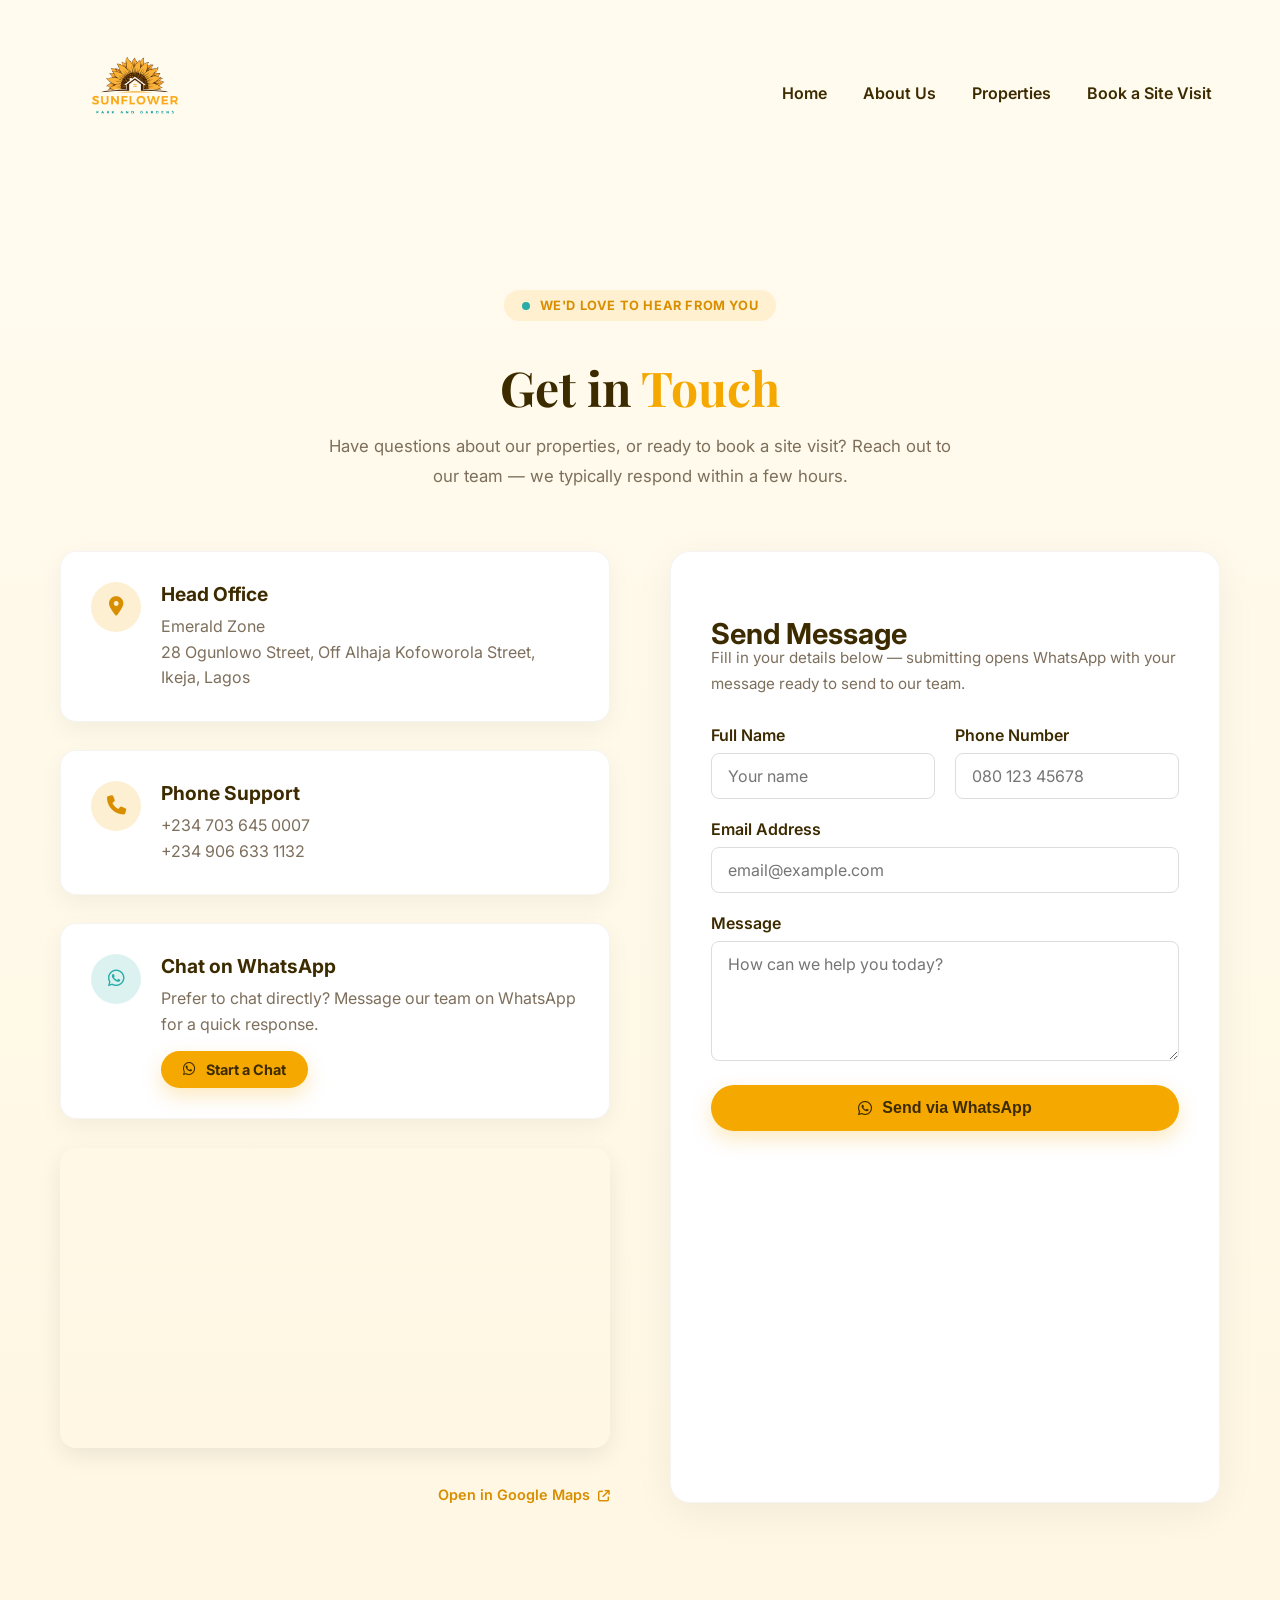
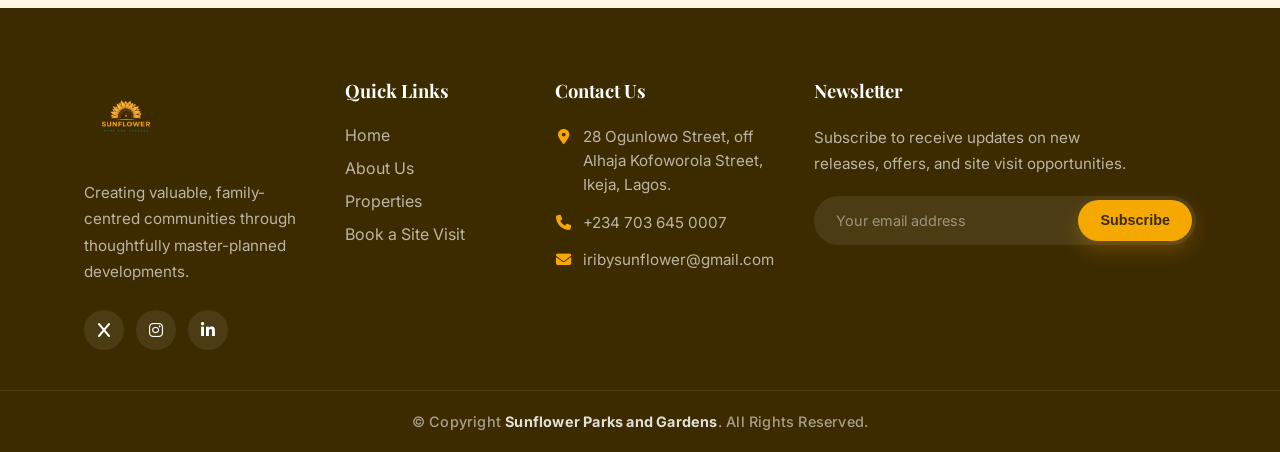
<file: frontend/contact.html>
<!doctype html>
<html lang="en">

<head>
  <meta charset="utf-8" />
  <meta name="viewport" content="width=device-width,initial-scale=1" />
  <title>Contact — Sunflower Parks & Gardens</title>
  <link href="https://fonts.googleapis.com/css2?family=Inter:wght@300;400;600;700&display=swap" rel="stylesheet">
  <link href="https://fonts.googleapis.com/css2?family=Playfair+Display:wght@400;600;700&display=swap" rel="stylesheet">
  <link rel="stylesheet" href="https://cdnjs.cloudflare.com/ajax/libs/font-awesome/6.4.0/css/all.min.css">
  <link rel="stylesheet" href="css/style.css">
</head>

<body>
  <header class="site-header yellow">
    <div class="container header-inner">
      <a class="brand" href="index.html"><img src="images/logo.png" alt="Sunflower Parks & Gardens logo"><span
          class="brand-text">Sunflower Parks & Gardens</span></a>
      <nav class="nav">
        <a href="index.html">Home</a>
        <a href="about.html">About Us</a>
        <a href="properties.html">Properties</a>
        <a href="contact.html#book-a-visit" class="active">Book a Site Visit</a>
      </nav>
      <button class="nav-toggle" aria-label="Toggle navigation">☰</button>
    </div>
  </header>

  <main class="container content">
    <!-- Page Header -->
    <div class="detail-page-header reveal-on-scroll">
      <span class="eyebrow"><span class="dot"></span> We'd Love to Hear From You</span>
      <h1>Get in <span class="highlight-brand">Touch</span></h1>
      <p class="page-header-sub">Have questions about our properties, or ready to book a site visit? Reach out to
        our team — we typically respond within a few hours.</p>
    </div>

    <div class="contact-grid">

      <!-- Left Column: Info + Map -->
      <div class="contact-info-col">
        <!-- Info Cards -->
        <div class="contact-card reveal-on-scroll">
          <div class="icon"><i class="fa-solid fa-location-dot"></i></div>
          <div>
            <h3 style="margin: 0 0 8px; font-size: 1.2rem;">Head Office</h3>
            <p style="margin: 0; color: var(--muted); line-height: 1.6;">
              Emerald Zone<br>
              28 Ogunlowo Street, Off Alhaja Kofoworola Street,<br>
              Ikeja, Lagos
            </p>
          </div>
        </div>

        <div class="contact-card reveal-on-scroll">
          <div class="icon"><i class="fa-solid fa-phone"></i></div>
          <div>
            <h3 style="margin: 0 0 8px; font-size: 1.2rem;">Phone Support</h3>
            <p style="margin: 0; color: var(--muted); line-height: 1.6;">
              <a href="tel:+2347036450007" style="color: inherit; text-decoration: none;">+234 703 645 0007</a><br>
              <a href="tel:+2349066331132" style="color: inherit; text-decoration: none;">+234 906 633 1132</a>
            </p>
          </div>
        </div>

        <div class="contact-card contact-card--whatsapp reveal-on-scroll">
          <div class="icon"><i class="fa-brands fa-whatsapp"></i></div>
          <div>
            <h3 style="margin: 0 0 8px; font-size: 1.2rem;">Chat on WhatsApp</h3>
            <p style="margin: 0; color: var(--muted); line-height: 1.6;">
              Prefer to chat directly? Message our team on WhatsApp for a quick response.
            </p>
            <a class="btn primary"
              href="https://wa.me/2348116628932?text=Hello%20Sunflower%20Parks%20%26%20Gardens%2C%20I%27d%20like%20to%20enquire%20about%20your%20properties."
              target="_blank" rel="noopener"><i class="fa-brands fa-whatsapp"></i> Start a Chat</a>
          </div>
        </div>

        <!-- Google Map Embed -->
        <div class="map-container reveal-on-scroll">
          <iframe
            src="https://www.google.com/maps/embed?pb=!1m18!1m12!1m3!1d3963.393603376997!2d3.3353592!3d6.5978736!2m3!1f0!2f0!3f0!3m2!1i1024!2i768!4f13.1!3m3!1m2!1s0x103b922896eda973%3A0x6310226227276503!2s28%20Ogunlowo%20St%2C%20Opebi%2C%20Ikeja%20101233%2C%20Lagos!5e0!3m2!1sen!2sng!4v1706149000000!5m2!1sen!2sng"
            allowfullscreen="" loading="lazy" referrerpolicy="no-referrer-when-downgrade">
          </iframe>
        </div>
        <div style="text-align: right; margin-top: 8px;">
          <a href="https://maps.app.goo.gl/9Zxyz" target="_blank"
            style="color: var(--brand-dark); font-weight: 600; text-decoration: none; font-size: 0.9rem;">
            Open in Google Maps <i class="fa-solid fa-arrow-up-right-from-square"
              style="font-size: 0.8em; margin-left: 4px;"></i>
          </a>
        </div>
      </div>

      <!-- Right Column: Form -->
      <div class="contact-form-col reveal-on-scroll" id="book-a-visit">
        <h2 style="font-size: 1.8rem; margin-bottom: 8px;">Send Message</h2>
        <p class="form-subtitle">Fill in your details below — submitting opens WhatsApp with your message ready to
          send to our team.</p>
        <form id="contact-form">
          <div class="form-row">
            <div class="form-group">
              <label for="name">Full Name</label>
              <input type="text" id="name" class="form-control" placeholder="Your name" required>
            </div>
            <div class="form-group">
              <label for="phone">Phone Number</label>
              <input type="tel" id="phone" class="form-control" placeholder="080 123 45678" required>
            </div>
          </div>
          <div class="form-group">
            <label for="email">Email Address</label>
            <input type="email" id="email" class="form-control" placeholder="email@example.com">
          </div>
          <div class="form-group">
            <label for="message">Message</label>
            <textarea id="message" class="form-control" placeholder="How can we help you today?" required></textarea>
          </div>
          <button type="submit" class="btn primary form-submit-btn"><i class="fa-brands fa-whatsapp"></i> Send via
            WhatsApp</button>
        </form>
      </div>

    </div>
  </main>

  <footer class="site-footer">
    <div class="footer-top">
      <div class="container">
        <div class="footer-grid">
          <div class="footer-col footer-brand-col">
            <span class="footer-logo-wrap"><img src="images/logo.png" alt="Sunflower Parks & Gardens"
                class="footer-logo"></span>
            <p class="footer-tag">Creating valuable, family-centred communities through thoughtfully master-planned
              developments.</p>
            <div class="footer-socials">
              <a href="https://x.com/sfpgrealtor?s=21" target="_blank" rel="noopener" aria-label="X"><i class="fa-solid fa-x"></i></a>
              <a href="https://www.instagram.com/sunflowerparkrealtors" target="_blank" rel="noopener" aria-label="Instagram"><i class="fa-brands fa-instagram"></i></a>
              <a href="https://www.linkedin.com/company/sunflower-park-and-gardens-realtor/" target="_blank" rel="noopener" aria-label="LinkedIn"><i class="fa-brands fa-linkedin-in"></i></a>
            </div>
          </div>

          <div class="footer-col footer-links-col">
            <h3>Quick Links</h3>
            <ul>
              <li><a href="index.html">Home</a></li>
              <li><a href="about.html">About Us</a></li>
              <li><a href="properties.html">Properties</a></li>
              <li><a href="contact.html#book-a-visit">Book a Site Visit</a></li>
            </ul>
          </div>

          <div class="footer-col footer-contact-col">
            <h3>Contact Us</h3>
            <ul class="footer-contact-list">
              <li><i class="fa-solid fa-location-dot"></i><span>28 Ogunlowo Street, off Alhaja Kofoworola Street,
                  Ikeja, Lagos.</span></li>
              <li><i class="fa-solid fa-phone"></i><a href="tel:+2347036450007">+234 703 645 0007</a></li>
              <li><i class="fa-solid fa-envelope"></i><a
                  href="mailto:iribysunflower@gmail.com">iribysunflower@gmail.com</a></li>
            </ul>
          </div>

          <div class="footer-col footer-newsletter-col">
            <h3>Newsletter</h3>
            <p>Subscribe to receive updates on new releases, offers, and site visit opportunities.</p>
            <form class="newsletter-form">
              <input type="email" placeholder="Your email address" aria-label="Email address" required>
              <button type="button" class="btn primary">Subscribe</button>
            </form>
          </div>
        </div>
      </div>
    </div>

    <div class="footer-bottom">
      <div class="container footer-bottom-inner">
        <div class="copyright">© Copyright <strong>Sunflower Parks and Gardens</strong>. All Rights Reserved.</div>
      </div>
      <button class="back-to-top" aria-label="Back to top">↑</button>
    </div>
  </footer>

  <script src="js/slider.js"></script>
</body>

</html>
</file>
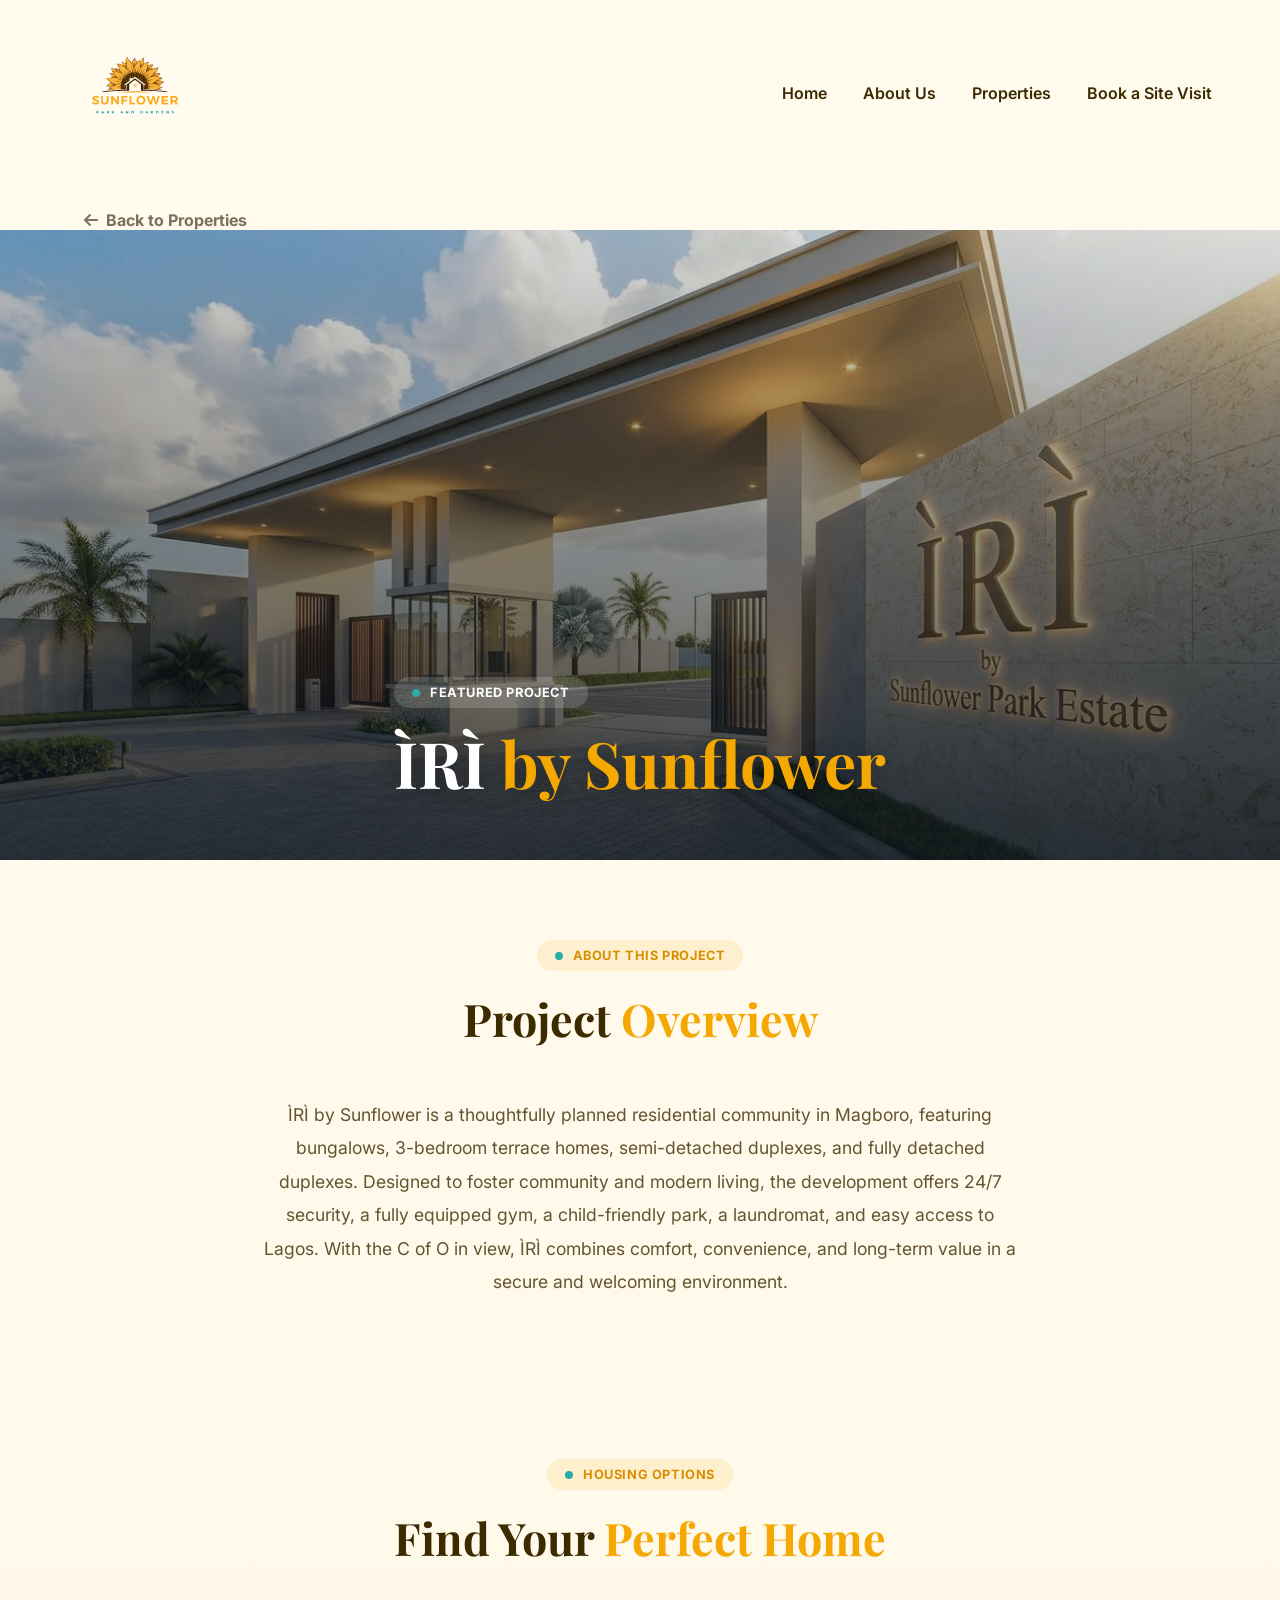
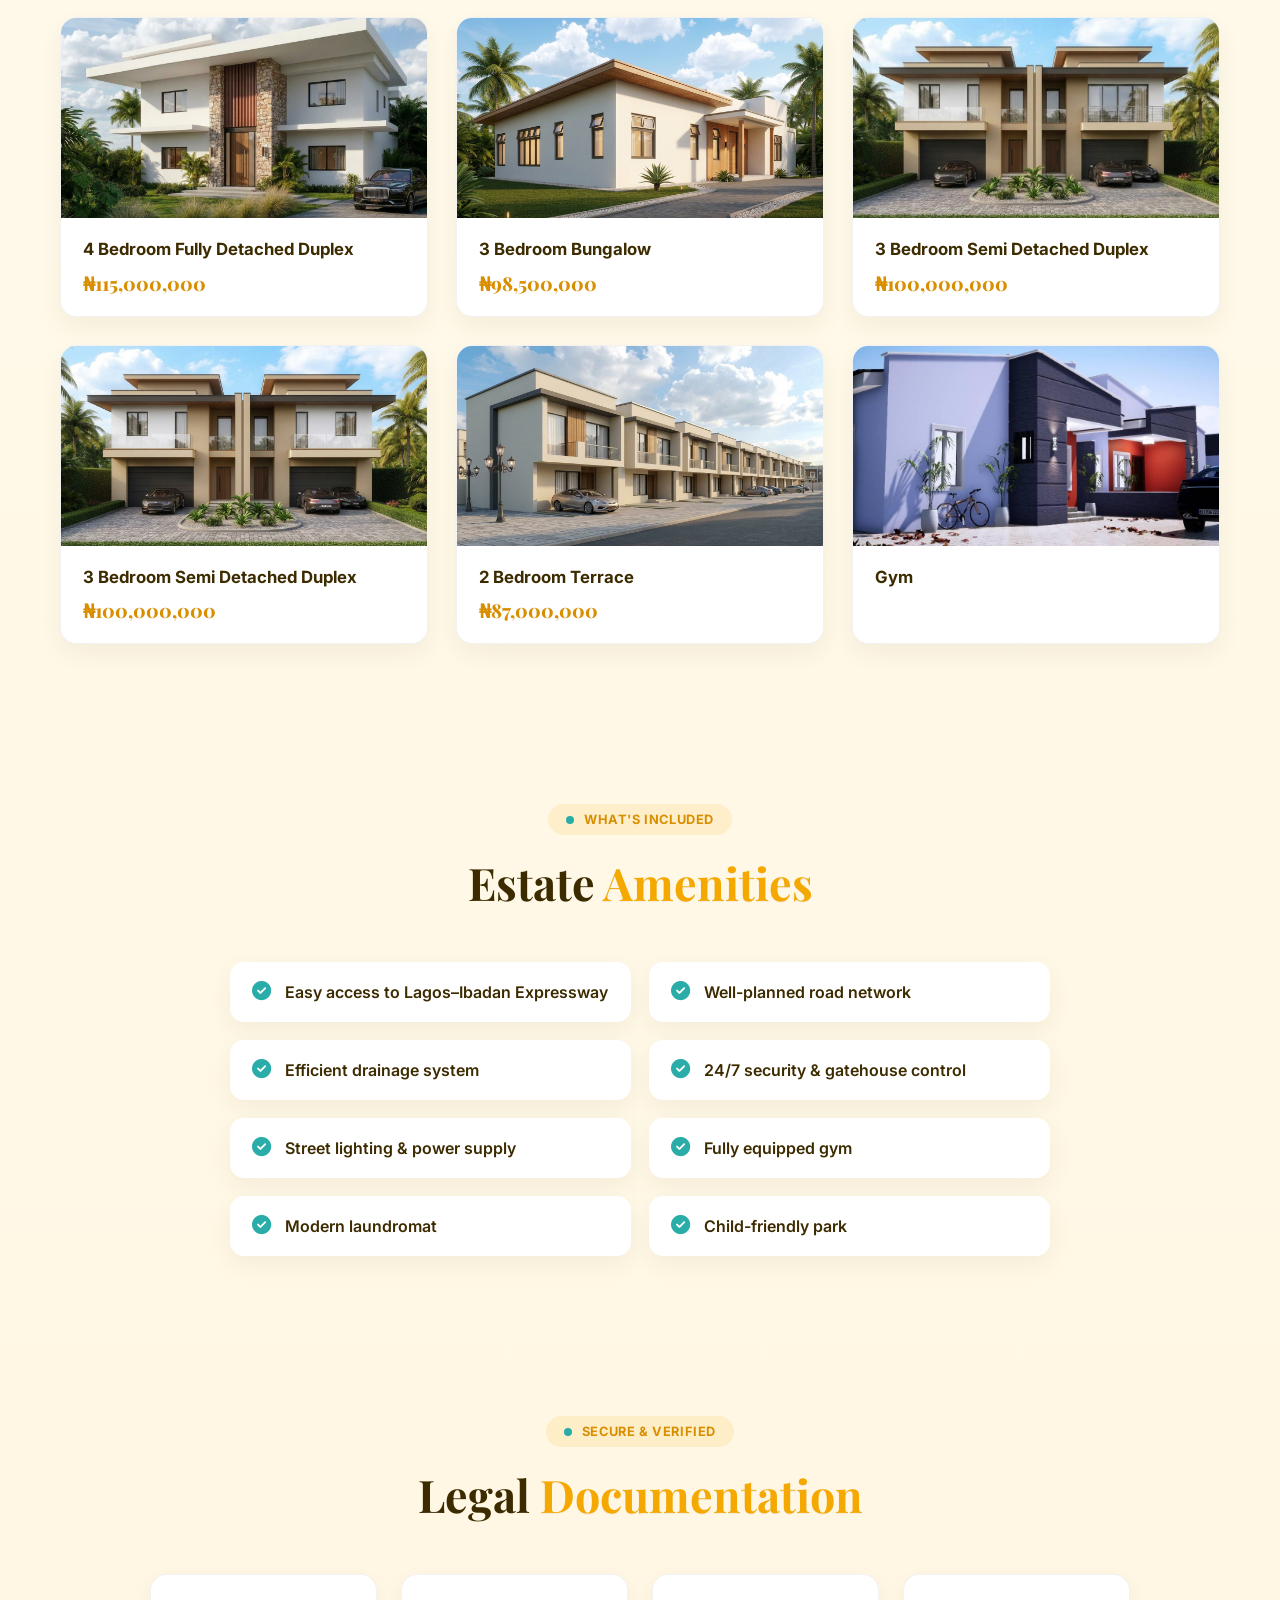
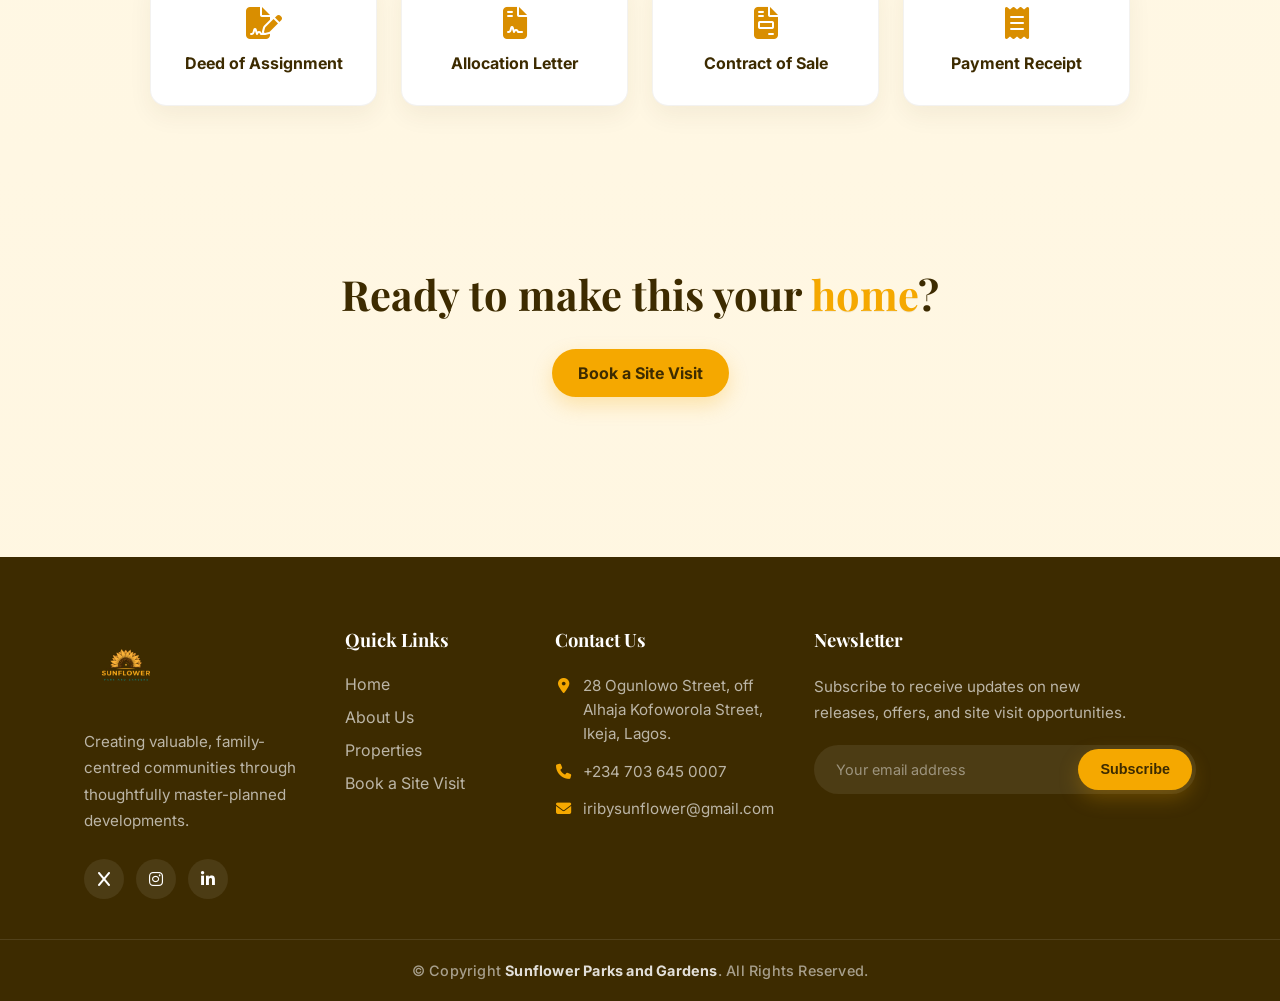
<file: frontend/iri.html>
<!doctype html>
<html lang="en">

<head>
  <meta charset="utf-8" />
  <meta name="viewport" content="width=device-width,initial-scale=1" />
  <title>ÌRÌ by Sunflower — Sunflower Parks & Gardens</title>
  <link href="https://fonts.googleapis.com/css2?family=Inter:wght@300;400;600;700&display=swap" rel="stylesheet">
  <link href="https://fonts.googleapis.com/css2?family=Playfair+Display:wght@400;600;700&display=swap" rel="stylesheet">
  <link rel="stylesheet" href="https://cdnjs.cloudflare.com/ajax/libs/font-awesome/6.4.0/css/all.min.css">
  <link rel="stylesheet" href="css/style.css">
</head>

<body>
  <header class="site-header yellow">
    <div class="container header-inner">
      <a class="brand" href="index.html"><img src="images/logo.png" alt="Sunflower Parks & Gardens logo"><span
          class="brand-text">Sunflower Parks & Gardens</span></a>
      <nav class="nav">
        <a href="index.html">Home</a>
        <a href="about.html">About Us</a>
        <a href="properties.html" class="active">Properties</a>
        <a href="contact.html#book-a-visit">Book a Site Visit</a>
      </nav>
      <button class="nav-toggle" aria-label="Toggle navigation">☰</button>
    </div>
  </header>

  <main>
    <!-- Back to Properties -->
    <div class="back-link-wrap">
      <a href="properties.html" class="back-link"><i class="fa-solid fa-arrow-left"></i> Back to Properties</a>
    </div>

    <!-- Hero -->
    <section class="detail-hero" style="background-image:url('images/slide4.jpeg')">
      <div class="detail-hero-content container reveal-on-scroll">
        <span class="eyebrow"><span class="dot"></span> Featured Project</span>
        <h1>ÌRÌ <span class="accent-text">by Sunflower</span></h1>
      </div>
    </section>

    <!-- Description -->
    <section class="container detail-section detail-body reveal-on-scroll">
      <div class="detail-section-head">
        <span class="eyebrow"><span class="dot"></span> About This Project</span>
        <h2 class="summary-title">Project <span class="summary-accent">Overview</span></h2>
      </div>
      <p>ÌRÌ by Sunflower is a thoughtfully planned residential community in Magboro, featuring bungalows, 3-bedroom
        terrace homes, semi-detached duplexes, and fully detached duplexes. Designed to foster community and modern
        living, the development offers 24/7 security, a fully equipped gym, a child-friendly park, a laundromat, and
        easy access to Lagos. With the C of O in view, ÌRÌ combines comfort, convenience, and long-term value in a
        secure and welcoming environment.</p>
    </section>

    <!-- Housing Options -->
    <section class="container detail-section reveal-on-scroll">
      <div class="detail-section-head">
        <span class="eyebrow"><span class="dot"></span> Housing Options</span>
        <h2 class="summary-title">Find Your <span class="summary-accent">Perfect Home</span></h2>
      </div>
      <div class="housing-grid">
        <article class="housing-card">
          <div class="housing-img-wrapper"><img src="images/iri1.jpeg" alt="4 Bedroom fully detached Duplex"
              class="housing-img"></div>
          <div class="housing-content">
            <h3 class="housing-title">4 Bedroom Fully Detached Duplex</h3>
            <div class="housing-price">₦115,000,000</div>
          </div>
        </article>
        <article class="housing-card">
          <div class="housing-img-wrapper"><img src="images/iri2.jpeg" alt="3 bedroom bungalow"
              class="housing-img"></div>
          <div class="housing-content">
            <h3 class="housing-title">3 Bedroom Bungalow</h3>
            <div class="housing-price">₦98,500,000</div>
          </div>
        </article>
        <article class="housing-card">
          <div class="housing-img-wrapper"><img src="images/iri3.jpeg" alt="3 bedroom semi detached duplex"
              class="housing-img"></div>
          <div class="housing-content">
            <h3 class="housing-title">3 Bedroom Semi Detached Duplex</h3>
            <div class="housing-price">₦100,000,000</div>
          </div>
        </article>
        <article class="housing-card">
          <div class="housing-img-wrapper"><img src="images/iri4.jpeg" alt="3 bedroom semi detached duplex"
              class="housing-img"></div>
          <div class="housing-content">
            <h3 class="housing-title">3 Bedroom Semi Detached Duplex</h3>
            <div class="housing-price">₦100,000,000</div>
          </div>
        </article>
        <article class="housing-card">
          <div class="housing-img-wrapper"><img src="images/iri5.jpeg" alt="2 bedroom Terrace"
              class="housing-img"></div>
          <div class="housing-content">
            <h3 class="housing-title">2 Bedroom Terrace</h3>
            <div class="housing-price">₦87,000,000</div>
          </div>
        </article>
        <article class="housing-card">
          <div class="housing-img-wrapper"><img src="images/hero-13.jpeg" alt="Gym" class="housing-img"></div>
          <div class="housing-content">
            <h3 class="housing-title">Gym</h3>
          </div>
        </article>
      </div>
    </section>

    <!-- Amenities -->
    <section class="container detail-section reveal-on-scroll">
      <div class="detail-section-head">
        <span class="eyebrow"><span class="dot"></span> What's Included</span>
        <h2 class="summary-title">Estate <span class="summary-accent">Amenities</span></h2>
      </div>
      <ul class="amenities-list">
        <li><i class="fa-solid fa-circle-check"></i> Easy access to Lagos–Ibadan Expressway</li>
        <li><i class="fa-solid fa-circle-check"></i> Well-planned road network</li>
        <li><i class="fa-solid fa-circle-check"></i> Efficient drainage system</li>
        <li><i class="fa-solid fa-circle-check"></i> 24/7 security & gatehouse control</li>
        <li><i class="fa-solid fa-circle-check"></i> Street lighting & power supply</li>
        <li><i class="fa-solid fa-circle-check"></i> Fully equipped gym</li>
        <li><i class="fa-solid fa-circle-check"></i> Modern laundromat</li>
        <li><i class="fa-solid fa-circle-check"></i> Child-friendly park</li>
      </ul>
    </section>

    <!-- Documents -->
    <section class="container detail-section reveal-on-scroll">
      <div class="detail-section-head">
        <span class="eyebrow"><span class="dot"></span> Secure & Verified</span>
        <h2 class="summary-title">Legal <span class="summary-accent">Documentation</span></h2>
      </div>
      <div class="documents-grid">
        <div class="document-card">
          <i class="fa-solid fa-file-signature"></i>
          <span>Deed of Assignment</span>
        </div>
        <div class="document-card">
          <i class="fa-solid fa-file-contract"></i>
          <span>Allocation Letter</span>
        </div>
        <div class="document-card">
          <i class="fa-solid fa-file-invoice"></i>
          <span>Contract of Sale</span>
        </div>
        <div class="document-card">
          <i class="fa-solid fa-receipt"></i>
          <span>Payment Receipt</span>
        </div>
      </div>
    </section>

    <!-- CTA -->
    <section class="container detail-cta reveal-on-scroll">
      <h2>Ready to make this your <span class="summary-accent">home</span>?</h2>
      <a href="contact.html#book-a-visit" class="btn primary">Book a Site Visit</a>
    </section>
  </main>

  <footer class="site-footer">
    <div class="footer-top">
      <div class="container">
        <div class="footer-grid">
          <div class="footer-col footer-brand-col">
            <span class="footer-logo-wrap"><img src="images/logo.png" alt="Sunflower Parks & Gardens"
                class="footer-logo"></span>
            <p class="footer-tag">Creating valuable, family-centred communities through thoughtfully master-planned
              developments.</p>
            <div class="footer-socials">
              <a href="https://x.com/sfpgrealtor?s=21" target="_blank" rel="noopener" aria-label="X"><i class="fa-solid fa-x"></i></a>
              <a href="https://www.instagram.com/sunflowerparkrealtors" target="_blank" rel="noopener" aria-label="Instagram"><i class="fa-brands fa-instagram"></i></a>
              <a href="https://www.linkedin.com/company/sunflower-park-and-gardens-realtor/" target="_blank" rel="noopener" aria-label="LinkedIn"><i class="fa-brands fa-linkedin-in"></i></a>
            </div>
          </div>

          <div class="footer-col footer-links-col">
            <h3>Quick Links</h3>
            <ul>
              <li><a href="index.html">Home</a></li>
              <li><a href="about.html">About Us</a></li>
              <li><a href="properties.html">Properties</a></li>
              <li><a href="contact.html#book-a-visit">Book a Site Visit</a></li>
            </ul>
          </div>

          <div class="footer-col footer-contact-col">
            <h3>Contact Us</h3>
            <ul class="footer-contact-list">
              <li><i class="fa-solid fa-location-dot"></i><span>28 Ogunlowo Street, off Alhaja Kofoworola Street,
                  Ikeja, Lagos.</span></li>
              <li><i class="fa-solid fa-phone"></i><a href="tel:+2347036450007">+234 703 645 0007</a></li>
              <li><i class="fa-solid fa-envelope"></i><a
                  href="mailto:iribysunflower@gmail.com">iribysunflower@gmail.com</a></li>
            </ul>
          </div>

          <div class="footer-col footer-newsletter-col">
            <h3>Newsletter</h3>
            <p>Subscribe to receive updates on new releases, offers, and site visit opportunities.</p>
            <form class="newsletter-form">
              <input type="email" placeholder="Your email address" aria-label="Email address" required>
              <button type="button" class="btn primary">Subscribe</button>
            </form>
          </div>
        </div>
      </div>
    </div>

    <div class="footer-bottom">
      <div class="container footer-bottom-inner">
        <div class="copyright">© Copyright <strong>Sunflower Parks and Gardens</strong>. All Rights Reserved.</div>
      </div>
      <button class="back-to-top" aria-label="Back to top">↑</button>
    </div>
  </footer>


  <script src="js/slider.js"></script>
</body>

</html>
</file>
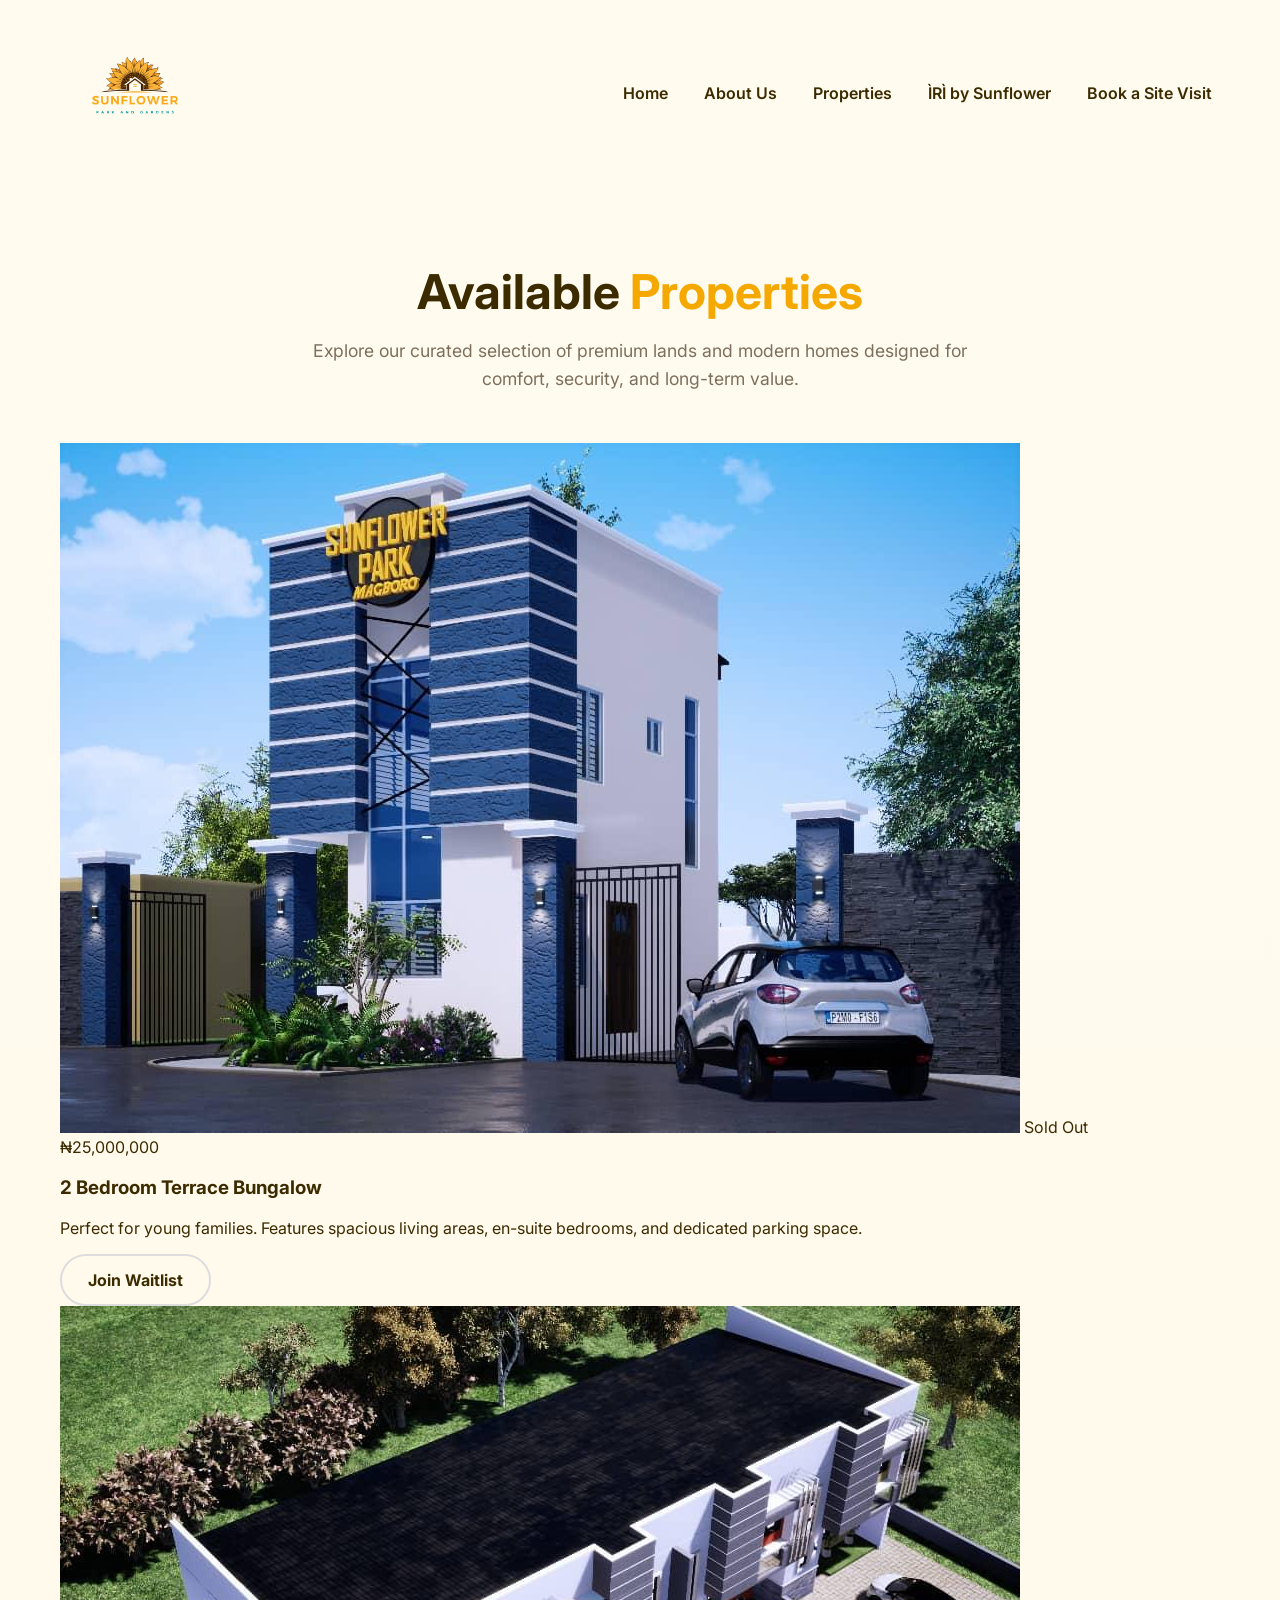
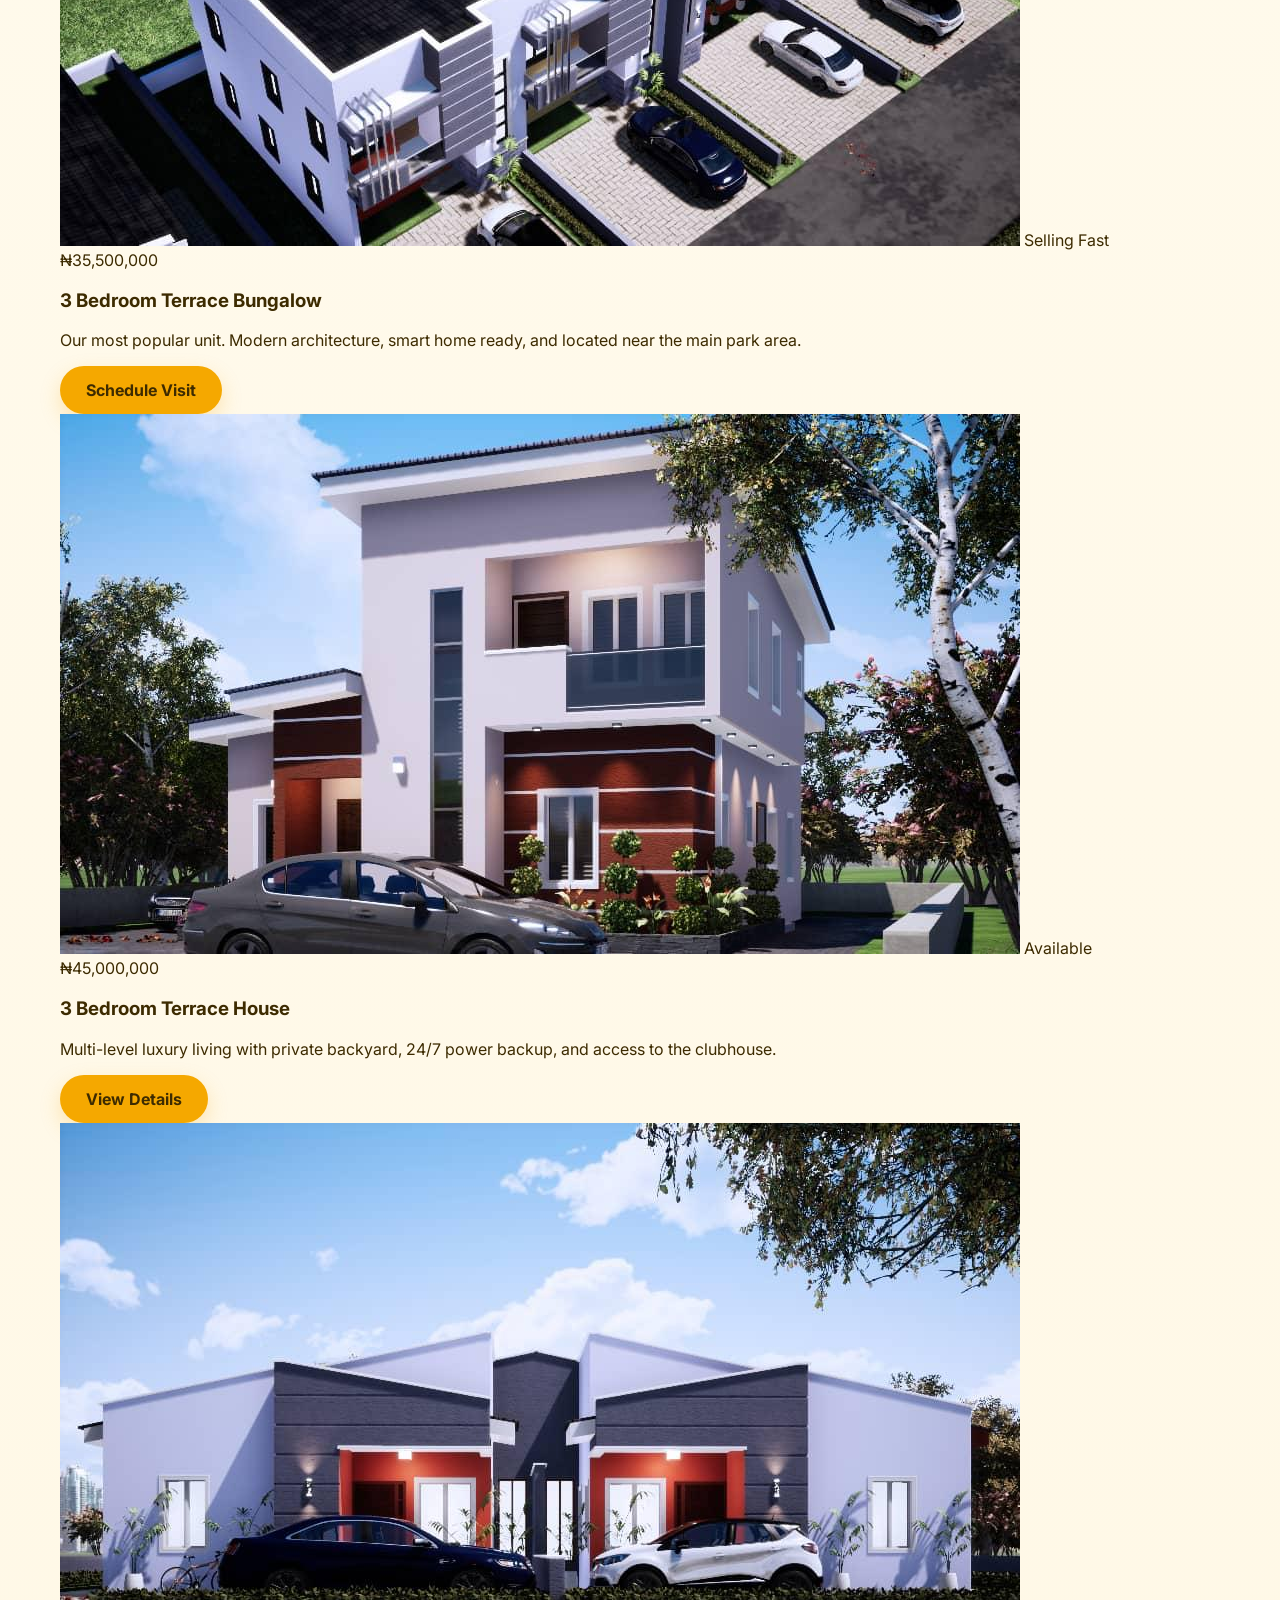
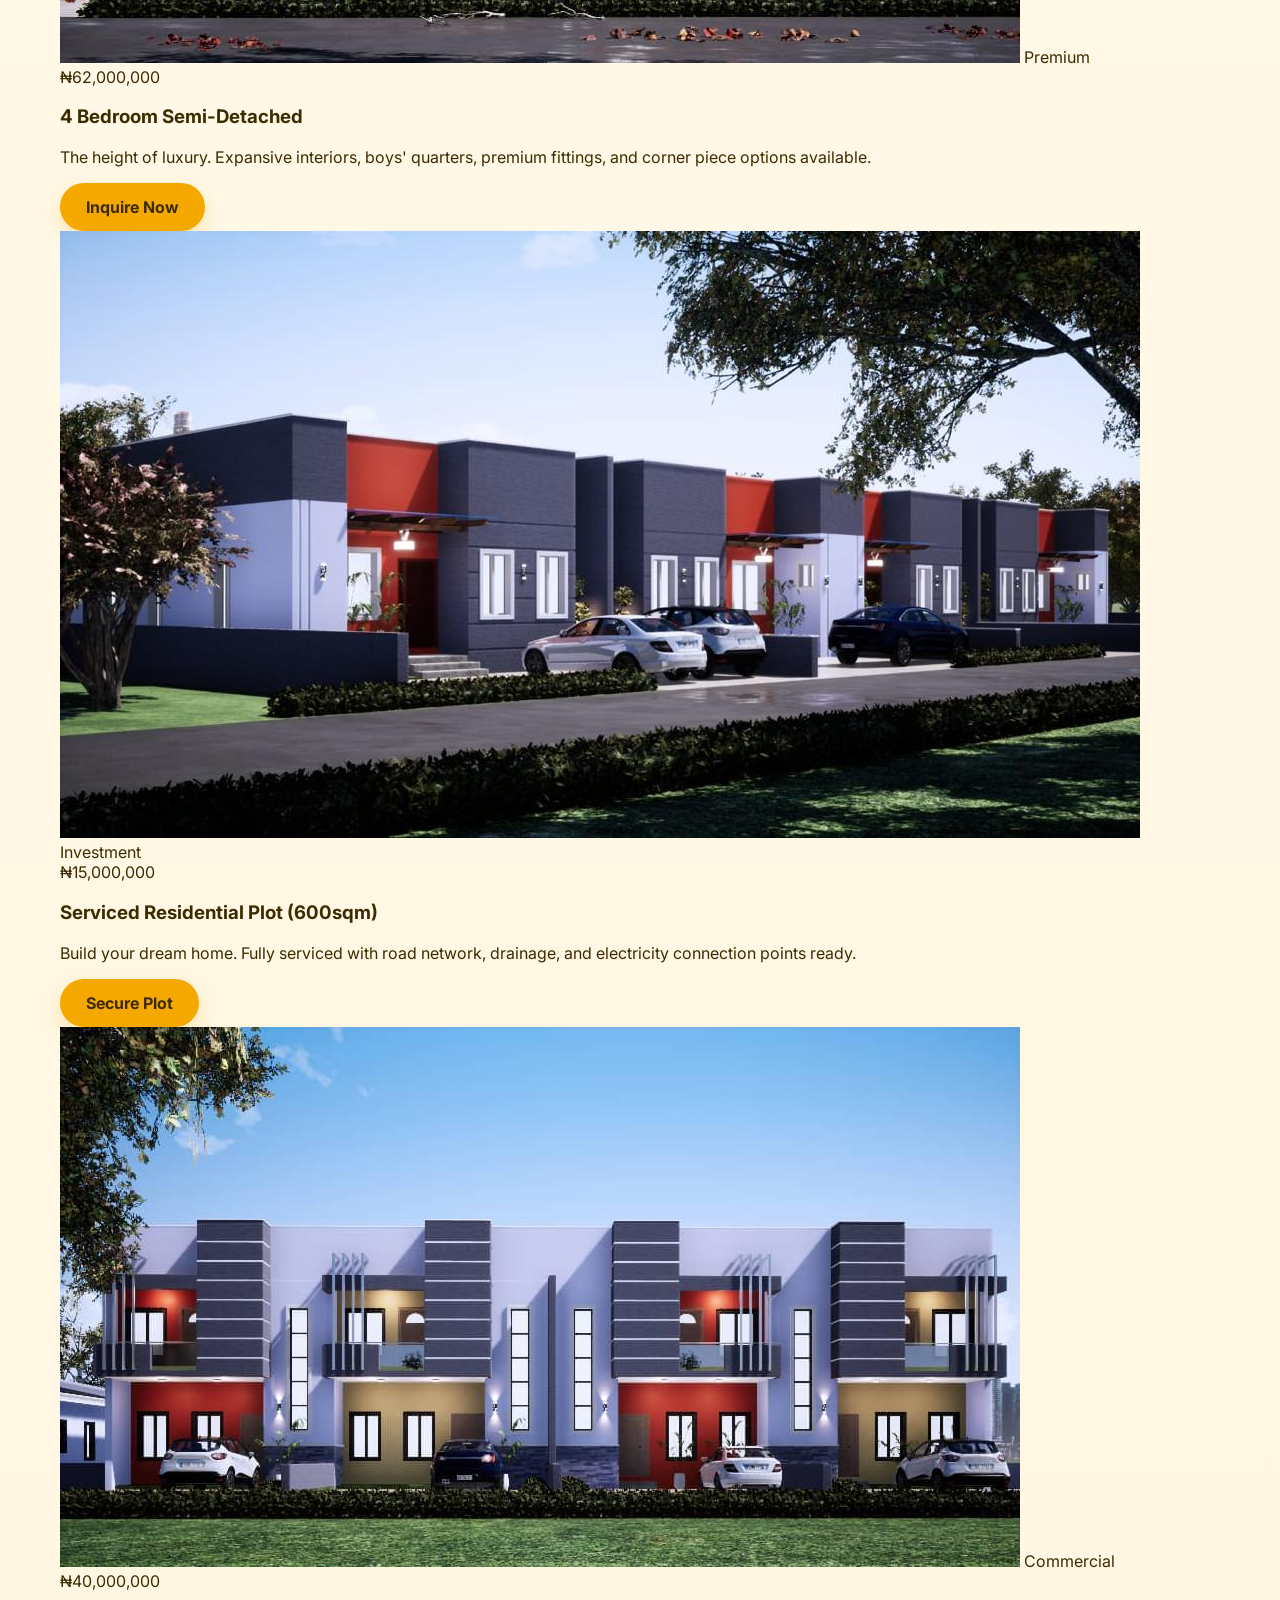
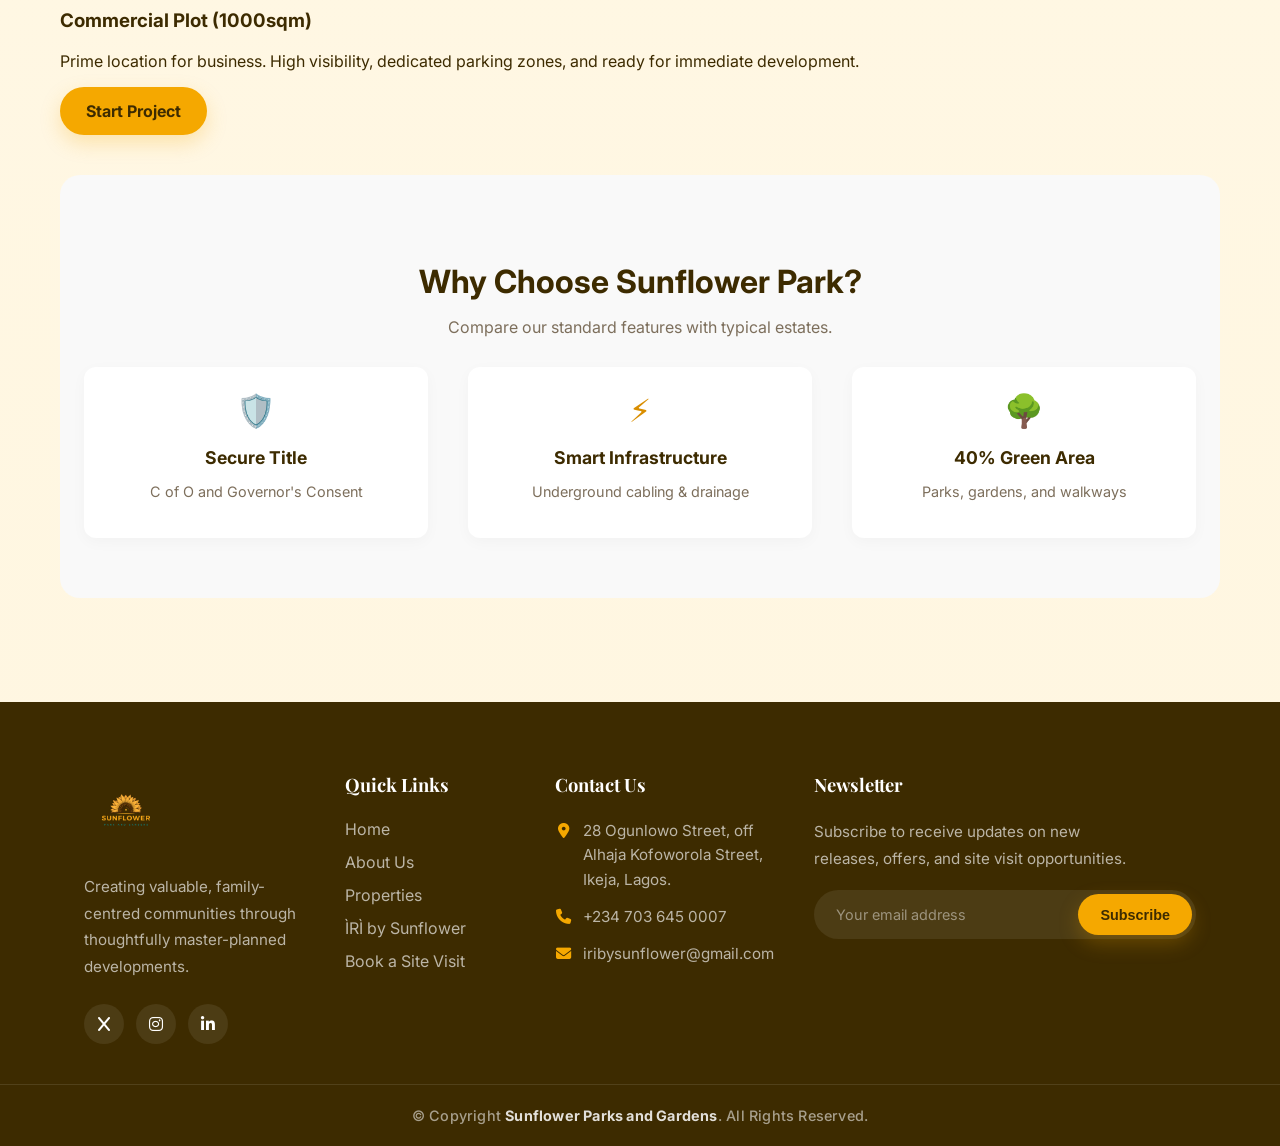
<file: frontend/properties.html>
<!doctype html>
<html lang="en">

<head>
  <meta charset="utf-8" />
  <meta name="viewport" content="width=device-width,initial-scale=1" />
  <title>Properties — Sunflower Parks & Gardens</title>
  <link href="https://fonts.googleapis.com/css2?family=Inter:wght@300;400;600;700&display=swap" rel="stylesheet">
  <link href="https://fonts.googleapis.com/css2?family=Playfair+Display:wght@400;600;700&display=swap" rel="stylesheet">
  <link rel="stylesheet" href="https://cdnjs.cloudflare.com/ajax/libs/font-awesome/6.4.0/css/all.min.css">
  <link rel="stylesheet" href="css/style.css">
</head>

<body>
  <header class="site-header yellow">
    <div class="container header-inner">
      <a class="brand" href="index.html"><img src="images/logo.png" alt="Sunflower Parks & Gardens logo"><span
          class="brand-text">Sunflower Parks & Gardens</span></a>
      <nav class="nav">
        <a href="index.html">Home</a>
        <a href="about.html">About Us</a>
        <a href="properties.html" class="active">Properties</a>
        <a href="iri.html">ÌRÌ by Sunflower</a>
        <a href="contact.html#book-a-visit">Book a Site Visit</a>
      </nav>
      <button class="nav-toggle" aria-label="Toggle navigation">☰</button>
    </div>
  </header>

  <main class="container content">
    <div style="text-align: center; margin-bottom: 50px;">
      <h1 style="font-size: 3rem; margin-bottom: 16px;">Available <span class="highlight-brand">Properties</span></h1>
      <p style="max-width: 700px; margin: 0 auto; color: var(--muted); font-size: 1.1rem; line-height: 1.6;">
        Explore our curated selection of premium lands and modern homes designed for comfort, security, and long-term
        value.
      </p>
    </div>

    <!-- Properties Grid -->
    <div class="properties-grid">

      <!-- Card 1 -->
      <article class="property-card">
        <div class="property-img-wrapper">
          <img src="images/hero-12.jpeg" alt="2 Bedroom Terrace" class="property-img">
          <span class="property-badge">Sold Out</span>
        </div>
        <div class="property-content">
          <div class="property-price">₦25,000,000</div>
          <h3 class="property-title">2 Bedroom Terrace Bungalow</h3>
          <p class="property-features">
            Perfect for young families. Features spacious living areas, en-suite bedrooms, and dedicated parking space.
          </p>
          <div class="property-btn-group">
            <a href="contact.html" class="btn outline" style="border-color: #ddd; color: var(--accent);">Join
              Waitlist</a>
          </div>
        </div>
      </article>

      <!-- Card 2 -->
      <article class="property-card">
        <div class="property-img-wrapper">
          <img src="images/hero-14.jpeg" alt="3 Bedroom Terrace" class="property-img">
          <span class="property-badge">Selling Fast</span>
        </div>
        <div class="property-content">
          <div class="property-price">₦35,500,000</div>
          <h3 class="property-title">3 Bedroom Terrace Bungalow</h3>
          <p class="property-features">
            Our most popular unit. Modern architecture, smart home ready, and located near the main park area.
          </p>
          <div class="property-btn-group">
            <a href="contact.html" class="btn primary">Schedule Visit</a>
          </div>
        </div>
      </article>

      <!-- Card 3 -->
      <article class="property-card">
        <div class="property-img-wrapper">
          <img src="images/hero-16.jpeg" alt="3 Bedroom Terrace House" class="property-img">
          <span class="property-badge">Available</span>
        </div>
        <div class="property-content">
          <div class="property-price">₦45,000,000</div>
          <h3 class="property-title">3 Bedroom Terrace House</h3>
          <p class="property-features">
            Multi-level luxury living with private backyard, 24/7 power backup, and access to the clubhouse.
          </p>
          <div class="property-btn-group">
            <a href="contact.html" class="btn primary">View Details</a>
          </div>
        </div>
      </article>

      <!-- Card 4 -->
      <article class="property-card">
        <div class="property-img-wrapper">
          <img src="images/hero-17.jpeg" alt="4 Bedroom Semi-Detached" class="property-img">
          <span class="property-badge">Premium</span>
        </div>
        <div class="property-content">
          <div class="property-price">₦62,000,000</div>
          <h3 class="property-title">4 Bedroom Semi-Detached</h3>
          <p class="property-features">
            The height of luxury. Expansive interiors, boys' quarters, premium fittings, and corner piece options
            available.
          </p>
          <div class="property-btn-group">
            <a href="contact.html" class="btn primary">Inquire Now</a>
          </div>
        </div>
      </article>

      <!-- Card 5 -->
      <article class="property-card">
        <div class="property-img-wrapper">
          <img src="images/hero-06.jpeg" alt="Serviced Plot" class="property-img">
          <span class="property-badge">Investment</span>
        </div>
        <div class="property-content">
          <div class="property-price">₦15,000,000</div>
          <h3 class="property-title">Serviced Residential Plot (600sqm)</h3>
          <p class="property-features">
            Build your dream home. Fully serviced with road network, drainage, and electricity connection points ready.
          </p>
          <div class="property-btn-group">
            <a href="contact.html" class="btn primary">Secure Plot</a>
          </div>
        </div>
      </article>

      <!-- Card 6 -->
      <article class="property-card">
        <div class="property-img-wrapper">
          <img src="images/hero-08.jpeg" alt="Commercial Plot" class="property-img">
          <span class="property-badge">Commercial</span>
        </div>
        <div class="property-content">
          <div class="property-price">₦40,000,000</div>
          <h3 class="property-title">Commercial Plot (1000sqm)</h3>
          <p class="property-features">
            Prime location for business. High visibility, dedicated parking zones, and ready for immediate development.
          </p>
          <div class="property-btn-group">
            <a href="contact.html" class="btn primary">Start Project</a>
          </div>
        </div>
      </article>

    </div>

    <!-- Comparison Table (Optional/Extra touches for "Fantastic" look) -->
    <div style="background: #f9f9f9; padding: 60px 24px; border-radius: 20px; margin-top: 40px; text-align: center;">
      <h2 style="font-size: 2rem; margin-bottom: 16px;">Why Choose Sunflower Park?</h2>
      <p style="color: var(--muted); max-width: 600px; margin: 0 auto 30px;">Compare our standard features with typical
        estates.</p>

      <div style="display: flex; justify-content: center; gap: 40px; flex-wrap: wrap;">
        <div
          style="flex: 1; min-width: 250px; background: #fff; padding: 24px; border-radius: 12px; box-shadow: 0 4px 15px rgba(0,0,0,0.03);">
          <div style="font-size: 2rem; color: var(--brand-dark); margin-bottom: 10px;">🛡️</div>
          <h3 style="font-size: 1.1rem; margin-bottom: 8px;">Secure Title</h3>
          <p style="font-size: 0.9rem; color: var(--muted);">C of O and Governor's Consent</p>
        </div>
        <div
          style="flex: 1; min-width: 250px; background: #fff; padding: 24px; border-radius: 12px; box-shadow: 0 4px 15px rgba(0,0,0,0.03);">
          <div style="font-size: 2rem; color: var(--brand-dark); margin-bottom: 10px;">⚡</div>
          <h3 style="font-size: 1.1rem; margin-bottom: 8px;">Smart Infrastructure</h3>
          <p style="font-size: 0.9rem; color: var(--muted);">Underground cabling & drainage</p>
        </div>
        <div
          style="flex: 1; min-width: 250px; background: #fff; padding: 24px; border-radius: 12px; box-shadow: 0 4px 15px rgba(0,0,0,0.03);">
          <div style="font-size: 2rem; color: var(--brand-dark); margin-bottom: 10px;">🌳</div>
          <h3 style="font-size: 1.1rem; margin-bottom: 8px;">40% Green Area</h3>
          <p style="font-size: 0.9rem; color: var(--muted);">Parks, gardens, and walkways</p>
        </div>
      </div>
    </div>
  </main>

  <footer class="site-footer">
    <div class="footer-top">
      <div class="container">
        <div class="footer-grid">
          <div class="footer-col footer-brand-col">
            <span class="footer-logo-wrap"><img src="images/logo.png" alt="Sunflower Parks & Gardens"
                class="footer-logo"></span>
            <p class="footer-tag">Creating valuable, family-centred communities through thoughtfully master-planned
              developments.</p>
            <div class="footer-socials">
              <a href="#" aria-label="X"><i class="fa-solid fa-x"></i></a>
              <a href="#" aria-label="Instagram"><i class="fa-brands fa-instagram"></i></a>
              <a href="#" aria-label="LinkedIn"><i class="fa-brands fa-linkedin-in"></i></a>
            </div>
          </div>

          <div class="footer-col footer-links-col">
            <h3>Quick Links</h3>
            <ul>
              <li><a href="index.html">Home</a></li>
              <li><a href="about.html">About Us</a></li>
              <li><a href="properties.html">Properties</a></li>
              <li><a href="iri.html">ÌRÌ by Sunflower</a></li>
              <li><a href="contact.html#book-a-visit">Book a Site Visit</a></li>
            </ul>
          </div>

          <div class="footer-col footer-contact-col">
            <h3>Contact Us</h3>
            <ul class="footer-contact-list">
              <li><i class="fa-solid fa-location-dot"></i><span>28 Ogunlowo Street, off Alhaja Kofoworola Street,
                  Ikeja, Lagos.</span></li>
              <li><i class="fa-solid fa-phone"></i><a href="tel:+2347036450007">+234 703 645 0007</a></li>
              <li><i class="fa-solid fa-envelope"></i><a
                  href="mailto:iribysunflower@gmail.com">iribysunflower@gmail.com</a></li>
            </ul>
          </div>

          <div class="footer-col footer-newsletter-col">
            <h3>Newsletter</h3>
            <p>Subscribe to receive updates on new releases, offers, and site visit opportunities.</p>
            <form class="newsletter-form">
              <input type="email" placeholder="Your email address" aria-label="Email address" required>
              <button type="button" class="btn primary">Subscribe</button>
            </form>
          </div>
        </div>
      </div>
    </div>

    <div class="footer-bottom">
      <div class="container footer-bottom-inner">
        <div class="copyright">© Copyright <strong>Sunflower Parks and Gardens</strong>. All Rights Reserved.</div>
      </div>
      <button class="back-to-top" aria-label="Back to top">↑</button>
    </div>
  </footer>

  <script src="js/slider.js"></script>
</body>

</html>
</file>
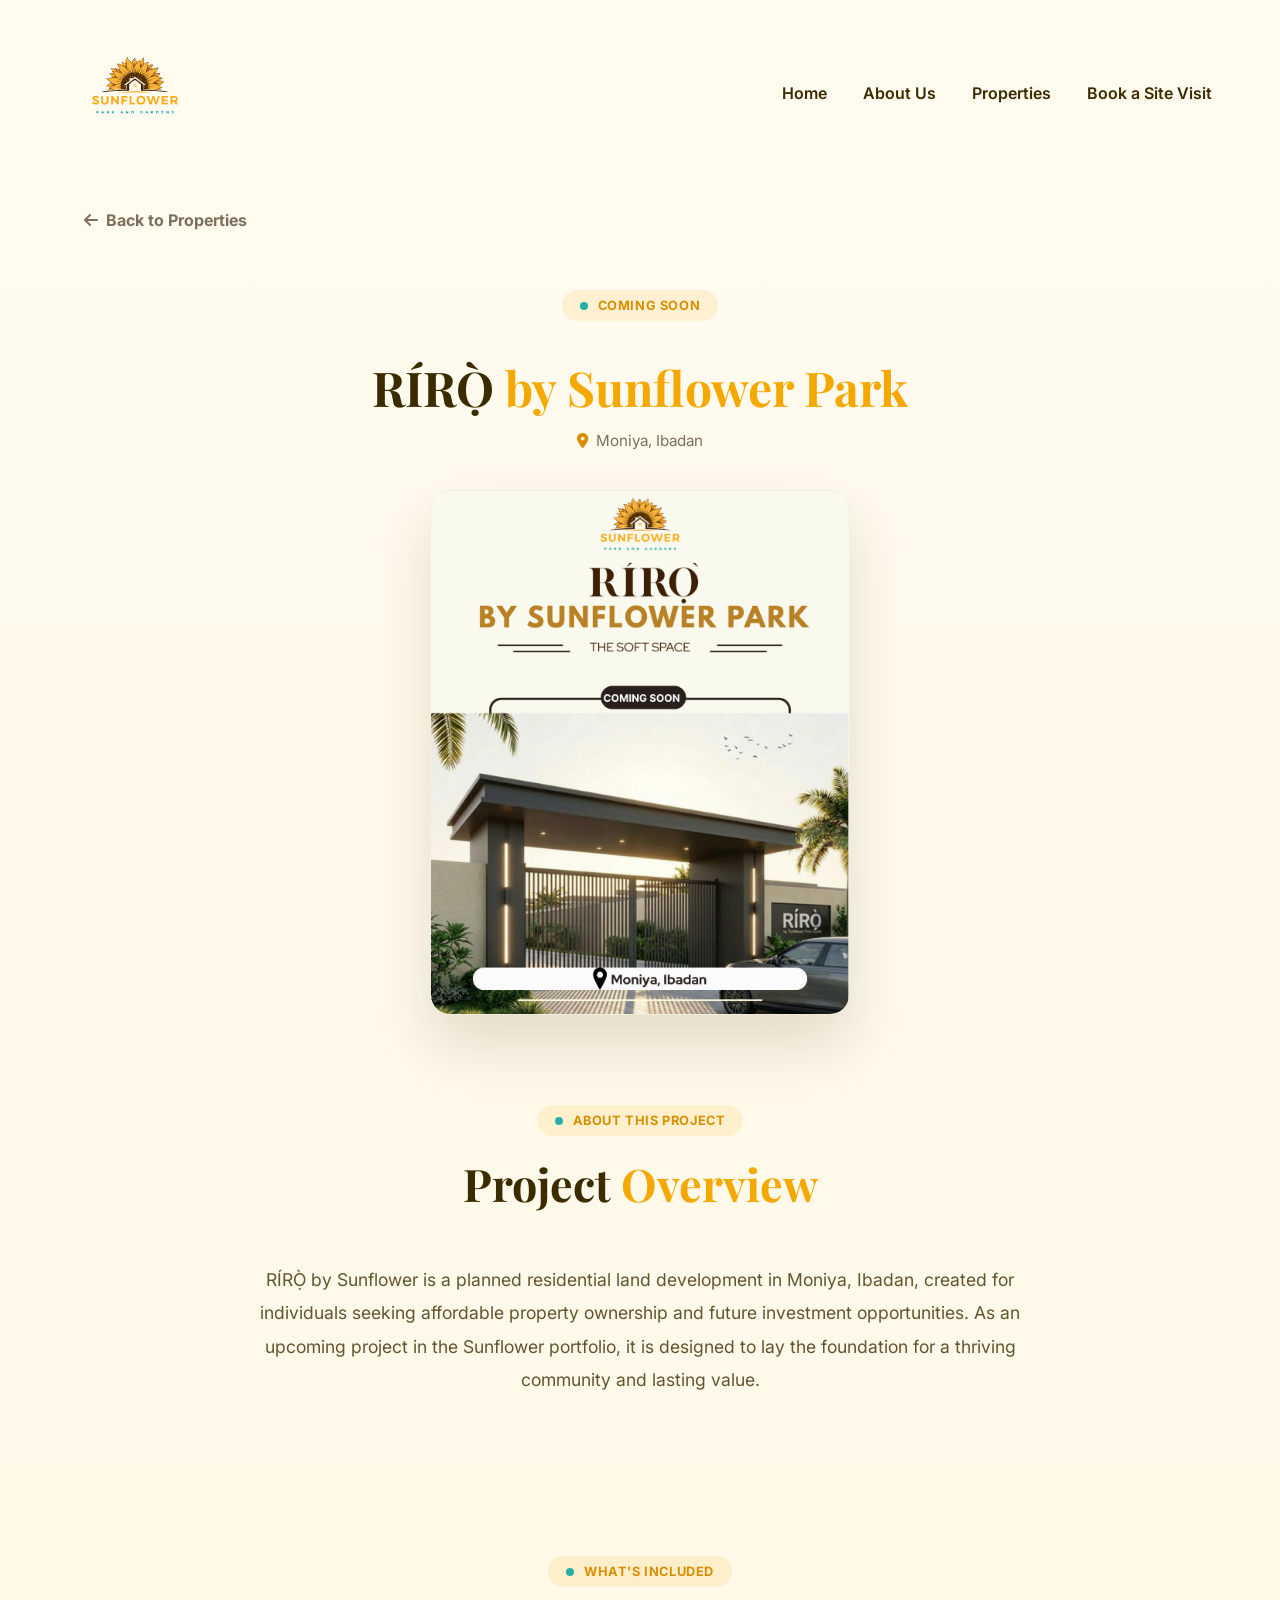
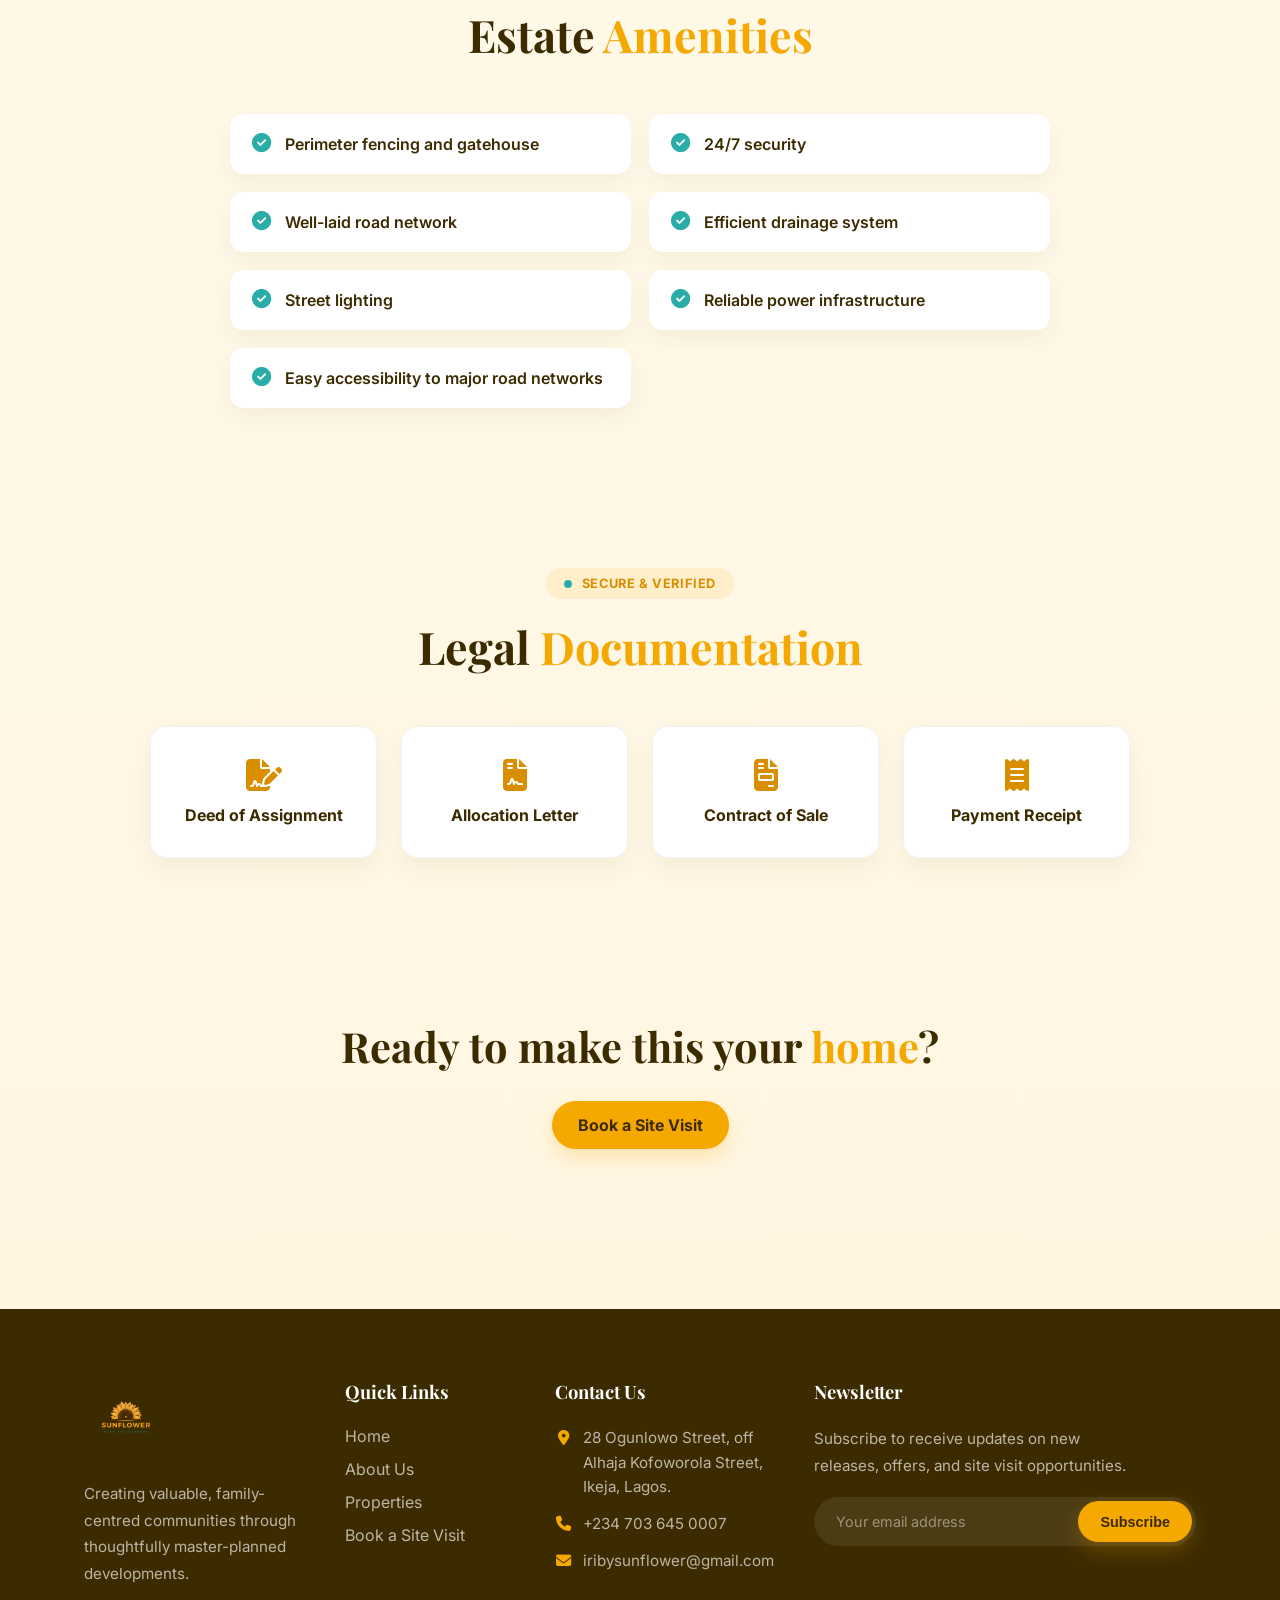
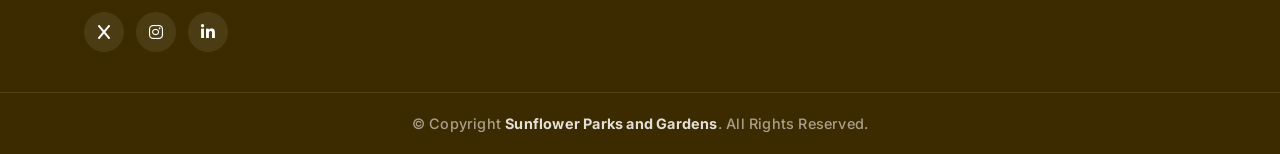
<file: frontend/riro.html>
<!doctype html>
<html lang="en">

<head>
  <meta charset="utf-8" />
  <meta name="viewport" content="width=device-width,initial-scale=1" />
  <title>RÍRỌ̀ by Sunflower Park — Sunflower Parks & Gardens</title>
  <link href="https://fonts.googleapis.com/css2?family=Inter:wght@300;400;600;700&display=swap" rel="stylesheet">
  <link href="https://fonts.googleapis.com/css2?family=Playfair+Display:wght@400;600;700&display=swap" rel="stylesheet">
  <link rel="stylesheet" href="https://cdnjs.cloudflare.com/ajax/libs/font-awesome/6.4.0/css/all.min.css">
  <link rel="stylesheet" href="css/style.css">
</head>

<body>
  <header class="site-header yellow">
    <div class="container header-inner">
      <a class="brand" href="index.html"><img src="images/logo.png" alt="Sunflower Parks & Gardens logo"><span
          class="brand-text">Sunflower Parks & Gardens</span></a>
      <nav class="nav">
        <a href="index.html">Home</a>
        <a href="about.html">About Us</a>
        <a href="properties.html" class="active">Properties</a>
        <a href="contact.html#book-a-visit">Book a Site Visit</a>
      </nav>
      <button class="nav-toggle" aria-label="Toggle navigation">☰</button>
    </div>
  </header>

  <main>
    <!-- Back to Properties -->
    <div class="back-link-wrap">
      <a href="properties.html" class="back-link"><i class="fa-solid fa-arrow-left"></i> Back to Properties</a>
    </div>

    <!-- Page Header -->
    <div class="container detail-page-header reveal-on-scroll">
      <span class="eyebrow"><span class="dot"></span> Coming Soon</span>
      <h1>RÍRỌ̀ <span class="highlight-brand">by Sunflower Park</span></h1>
      <span class="project-card-location"><i class="fa-solid fa-location-dot"></i> Moniya, Ibadan</span>
    </div>

    <!-- Flyer -->
    <div class="container flyer-section reveal-on-scroll">
      <div class="flyer-frame">
        <img src="images/box3.png.png" alt="RÍRỌ̀ by Sunflower Park flyer" class="flyer-img">
      </div>
    </div>

    <!-- Description -->
    <section class="container detail-section detail-body reveal-on-scroll">
      <div class="detail-section-head">
        <span class="eyebrow"><span class="dot"></span> About This Project</span>
        <h2 class="summary-title">Project <span class="summary-accent">Overview</span></h2>
      </div>
      <p>RÍRỌ̀ by Sunflower is a planned residential land development in Moniya, Ibadan, created for individuals
        seeking affordable property ownership and future investment opportunities. As an upcoming project in the
        Sunflower portfolio, it is designed to lay the foundation for a thriving community and lasting value.</p>
    </section>

    <!-- Amenities -->
    <section class="container detail-section reveal-on-scroll">
      <div class="detail-section-head">
        <span class="eyebrow"><span class="dot"></span> What's Included</span>
        <h2 class="summary-title">Estate <span class="summary-accent">Amenities</span></h2>
      </div>
      <ul class="amenities-list">
        <li><i class="fa-solid fa-circle-check"></i> Perimeter fencing and gatehouse</li>
        <li><i class="fa-solid fa-circle-check"></i> 24/7 security</li>
        <li><i class="fa-solid fa-circle-check"></i> Well-laid road network</li>
        <li><i class="fa-solid fa-circle-check"></i> Efficient drainage system</li>
        <li><i class="fa-solid fa-circle-check"></i> Street lighting</li>
        <li><i class="fa-solid fa-circle-check"></i> Reliable power infrastructure</li>
        <li><i class="fa-solid fa-circle-check"></i> Easy accessibility to major road networks</li>
      </ul>
    </section>

    <!-- Documents -->
    <section class="container detail-section reveal-on-scroll">
      <div class="detail-section-head">
        <span class="eyebrow"><span class="dot"></span> Secure & Verified</span>
        <h2 class="summary-title">Legal <span class="summary-accent">Documentation</span></h2>
      </div>
      <div class="documents-grid">
        <div class="document-card">
          <i class="fa-solid fa-file-signature"></i>
          <span>Deed of Assignment</span>
        </div>
        <div class="document-card">
          <i class="fa-solid fa-file-contract"></i>
          <span>Allocation Letter</span>
        </div>
        <div class="document-card">
          <i class="fa-solid fa-file-invoice"></i>
          <span>Contract of Sale</span>
        </div>
        <div class="document-card">
          <i class="fa-solid fa-receipt"></i>
          <span>Payment Receipt</span>
        </div>
      </div>
    </section>

    <!-- CTA -->
    <section class="container detail-cta reveal-on-scroll">
      <h2>Ready to make this your <span class="summary-accent">home</span>?</h2>
      <a href="contact.html#book-a-visit" class="btn primary">Book a Site Visit</a>
    </section>
  </main>

  <footer class="site-footer">
    <div class="footer-top">
      <div class="container">
        <div class="footer-grid">
          <div class="footer-col footer-brand-col">
            <span class="footer-logo-wrap"><img src="images/logo.png" alt="Sunflower Parks & Gardens"
                class="footer-logo"></span>
            <p class="footer-tag">Creating valuable, family-centred communities through thoughtfully master-planned
              developments.</p>
            <div class="footer-socials">
              <a href="https://x.com/sfpgrealtor?s=21" target="_blank" rel="noopener" aria-label="X"><i class="fa-solid fa-x"></i></a>
              <a href="https://www.instagram.com/sunflowerparkrealtors" target="_blank" rel="noopener" aria-label="Instagram"><i class="fa-brands fa-instagram"></i></a>
              <a href="https://www.linkedin.com/company/sunflower-park-and-gardens-realtor/" target="_blank" rel="noopener" aria-label="LinkedIn"><i class="fa-brands fa-linkedin-in"></i></a>
            </div>
          </div>

          <div class="footer-col footer-links-col">
            <h3>Quick Links</h3>
            <ul>
              <li><a href="index.html">Home</a></li>
              <li><a href="about.html">About Us</a></li>
              <li><a href="properties.html">Properties</a></li>
              <li><a href="contact.html#book-a-visit">Book a Site Visit</a></li>
            </ul>
          </div>

          <div class="footer-col footer-contact-col">
            <h3>Contact Us</h3>
            <ul class="footer-contact-list">
              <li><i class="fa-solid fa-location-dot"></i><span>28 Ogunlowo Street, off Alhaja Kofoworola Street,
                  Ikeja, Lagos.</span></li>
              <li><i class="fa-solid fa-phone"></i><a href="tel:+2347036450007">+234 703 645 0007</a></li>
              <li><i class="fa-solid fa-envelope"></i><a
                  href="mailto:iribysunflower@gmail.com">iribysunflower@gmail.com</a></li>
            </ul>
          </div>

          <div class="footer-col footer-newsletter-col">
            <h3>Newsletter</h3>
            <p>Subscribe to receive updates on new releases, offers, and site visit opportunities.</p>
            <form class="newsletter-form">
              <input type="email" placeholder="Your email address" aria-label="Email address" required>
              <button type="button" class="btn primary">Subscribe</button>
            </form>
          </div>
        </div>
      </div>
    </div>

    <div class="footer-bottom">
      <div class="container footer-bottom-inner">
        <div class="copyright">© Copyright <strong>Sunflower Parks and Gardens</strong>. All Rights Reserved.</div>
      </div>
      <button class="back-to-top" aria-label="Back to top">↑</button>
    </div>
  </footer>

  <script src="js/slider.js"></script>
</body>

</html>
</file>
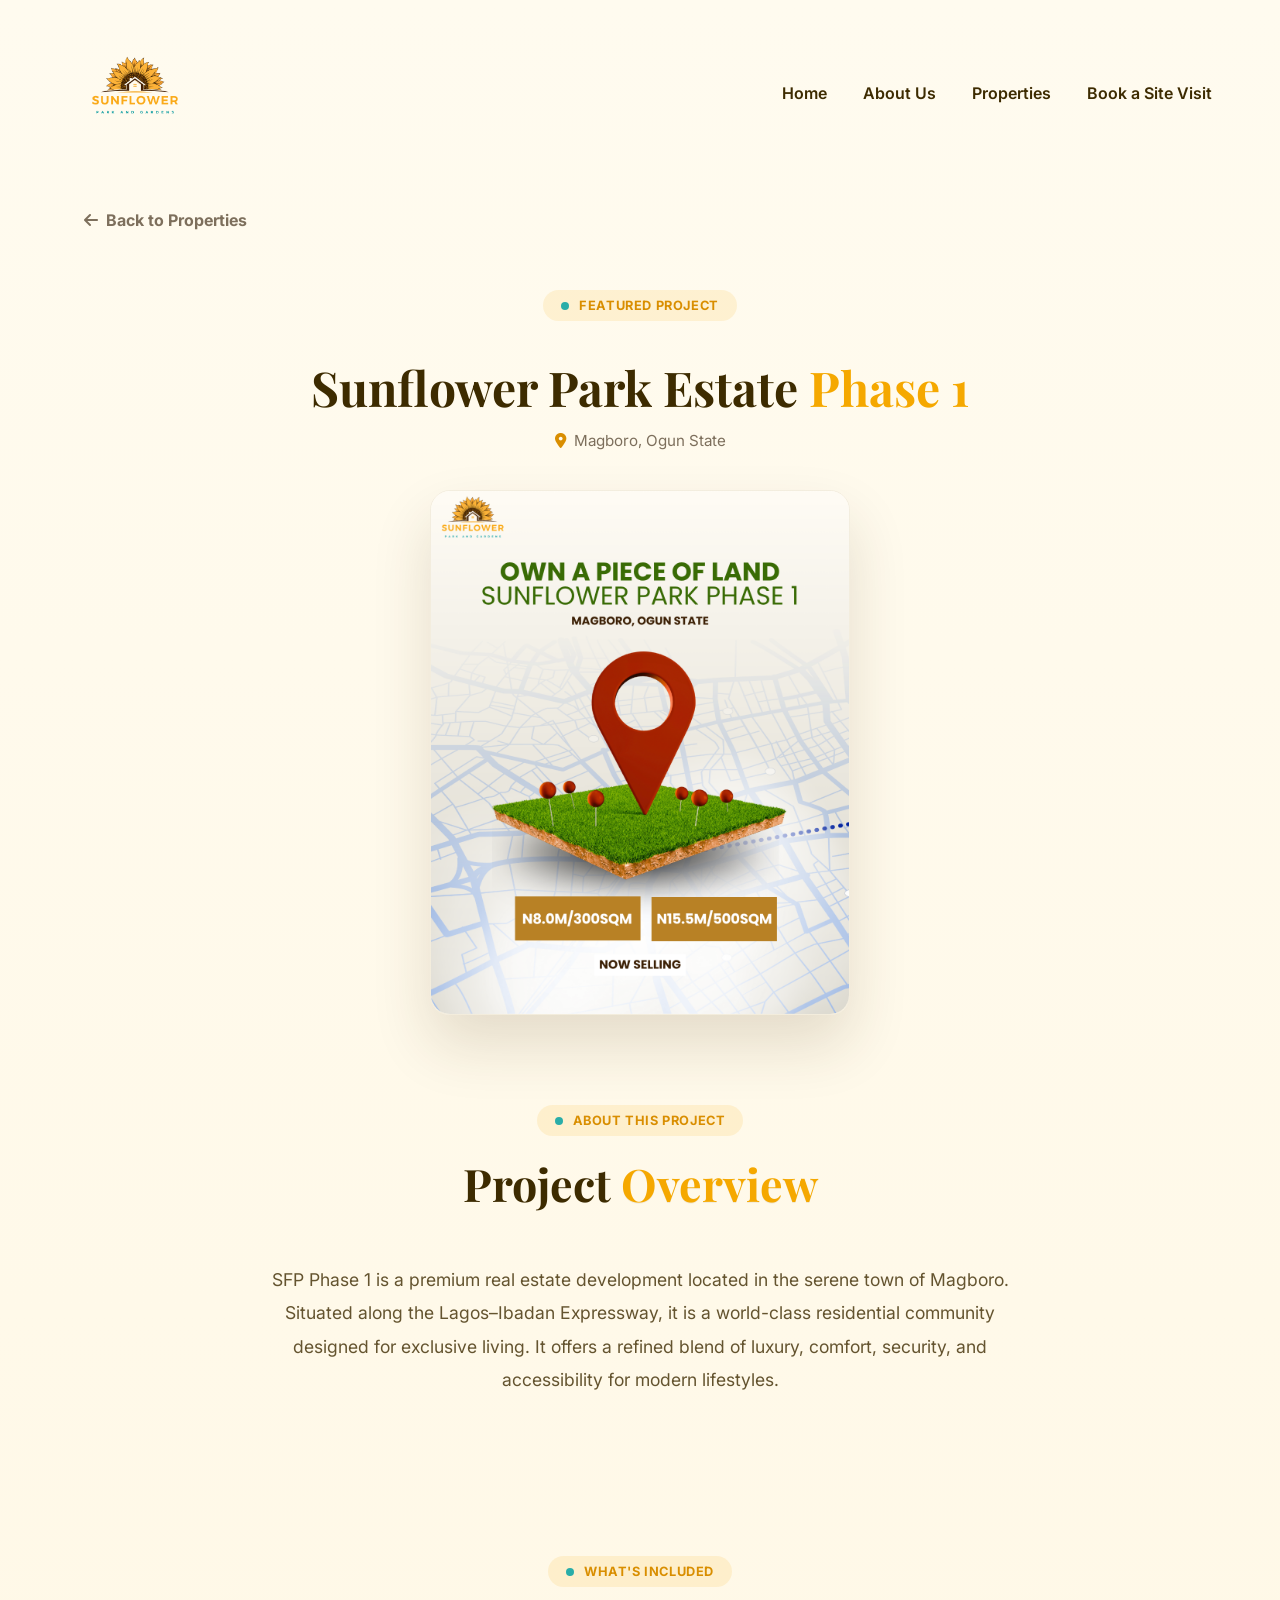
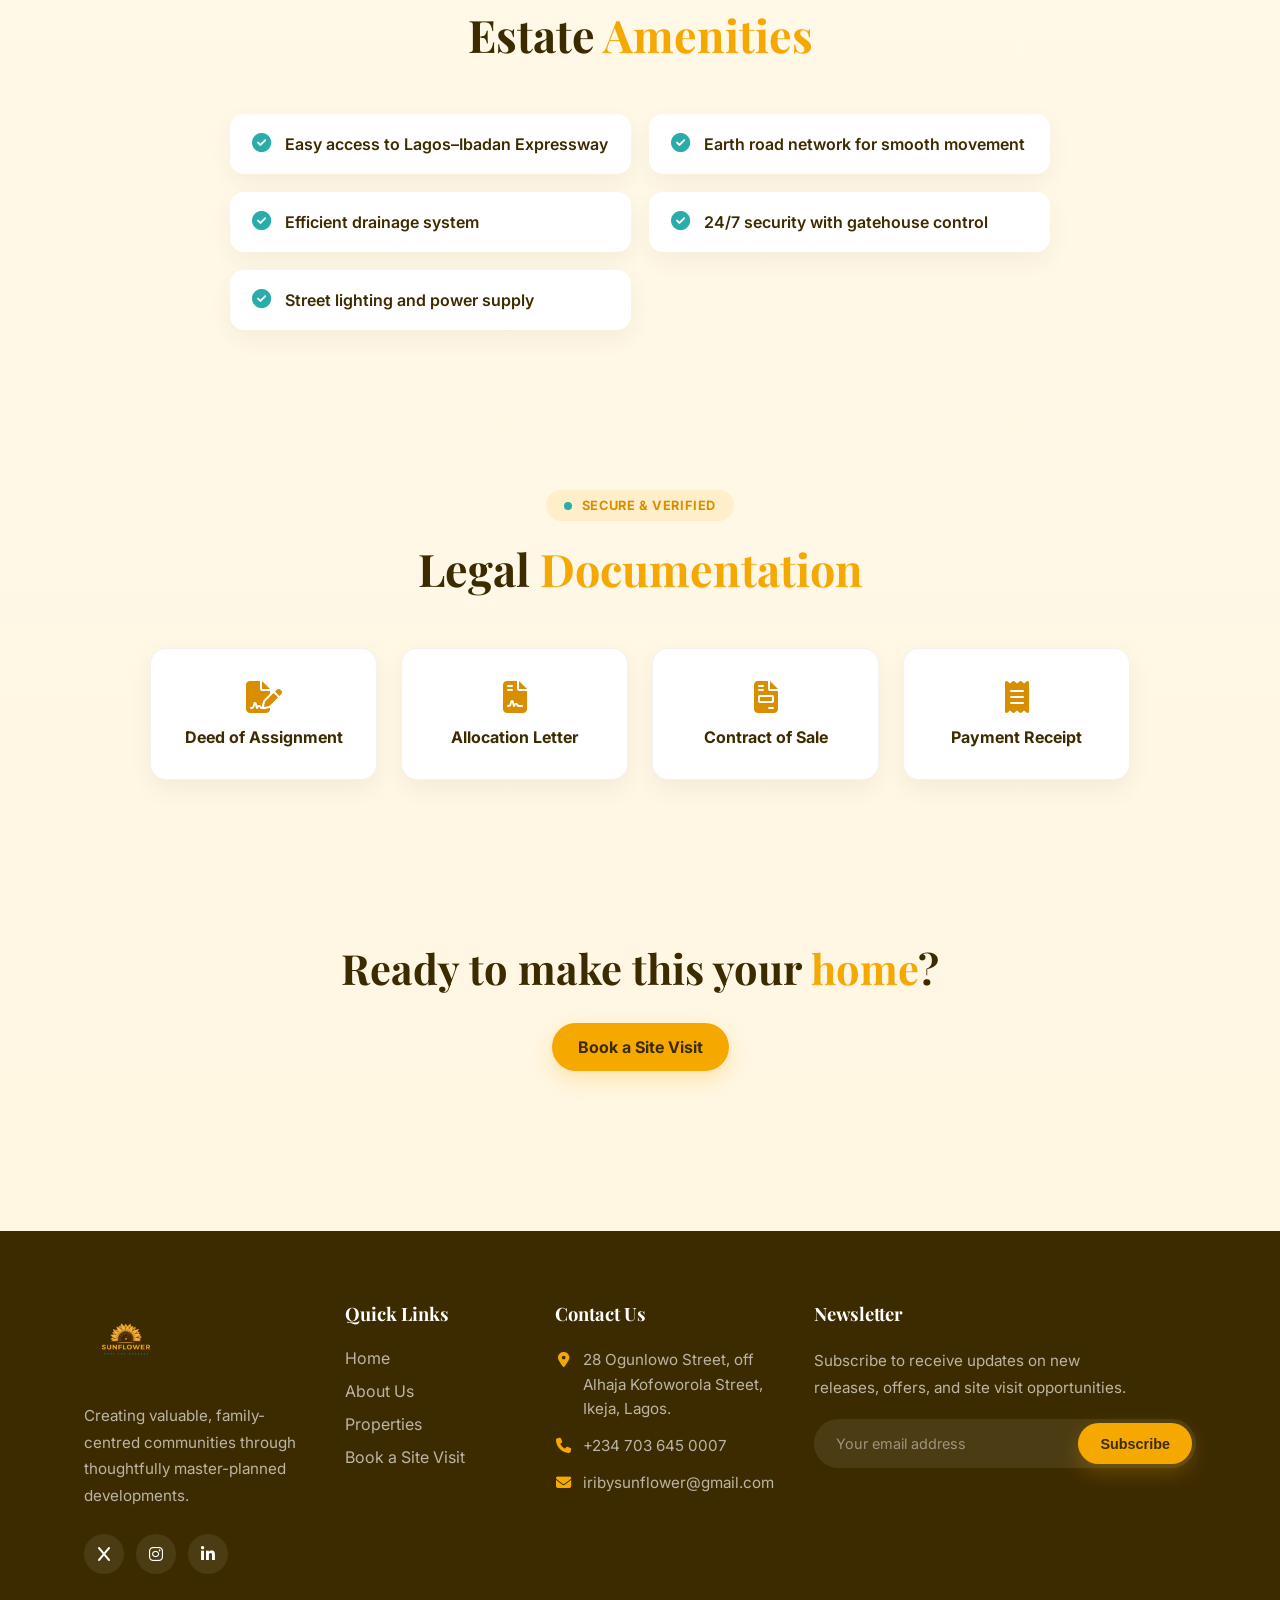
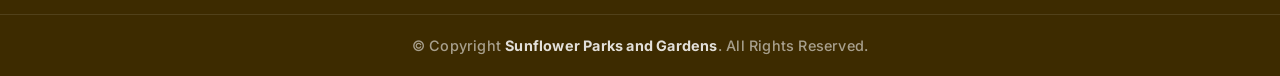
<file: frontend/sfp-phase1.html>
<!doctype html>
<html lang="en">

<head>
  <meta charset="utf-8" />
  <meta name="viewport" content="width=device-width,initial-scale=1" />
  <title>Sunflower Park Estate Phase 1 — Sunflower Parks & Gardens</title>
  <link href="https://fonts.googleapis.com/css2?family=Inter:wght@300;400;600;700&display=swap" rel="stylesheet">
  <link href="https://fonts.googleapis.com/css2?family=Playfair+Display:wght@400;600;700&display=swap" rel="stylesheet">
  <link rel="stylesheet" href="https://cdnjs.cloudflare.com/ajax/libs/font-awesome/6.4.0/css/all.min.css">
  <link rel="stylesheet" href="css/style.css">
</head>

<body>
  <header class="site-header yellow">
    <div class="container header-inner">
      <a class="brand" href="index.html"><img src="images/logo.png" alt="Sunflower Parks & Gardens logo"><span
          class="brand-text">Sunflower Parks & Gardens</span></a>
      <nav class="nav">
        <a href="index.html">Home</a>
        <a href="about.html">About Us</a>
        <a href="properties.html" class="active">Properties</a>
        <a href="contact.html#book-a-visit">Book a Site Visit</a>
      </nav>
      <button class="nav-toggle" aria-label="Toggle navigation">☰</button>
    </div>
  </header>

  <main>
    <!-- Back to Properties -->
    <div class="back-link-wrap">
      <a href="properties.html" class="back-link"><i class="fa-solid fa-arrow-left"></i> Back to Properties</a>
    </div>

    <!-- Page Header -->
    <div class="container detail-page-header reveal-on-scroll">
      <span class="eyebrow"><span class="dot"></span> Featured Project</span>
      <h1>Sunflower Park Estate <span class="highlight-brand">Phase 1</span></h1>
      <span class="project-card-location"><i class="fa-solid fa-location-dot"></i> Magboro, Ogun State</span>
    </div>

    <!-- Flyer -->
    <div class="container flyer-section reveal-on-scroll">
      <div class="flyer-frame">
        <img src="images/sfp1.png" alt="Sunflower Park Estate Phase 1 flyer" class="flyer-img">
      </div>
    </div>

    <!-- Description -->
    <section class="container detail-section detail-body reveal-on-scroll">
      <div class="detail-section-head">
        <span class="eyebrow"><span class="dot"></span> About This Project</span>
        <h2 class="summary-title">Project <span class="summary-accent">Overview</span></h2>
      </div>
      <p>SFP Phase 1 is a premium real estate development located in the serene town of Magboro. Situated along the
        Lagos–Ibadan Expressway, it is a world-class residential community designed for exclusive living. It offers a
        refined blend of luxury, comfort, security, and accessibility for modern lifestyles.</p>
    </section>

    <!-- Amenities -->
    <section class="container detail-section reveal-on-scroll">
      <div class="detail-section-head">
        <span class="eyebrow"><span class="dot"></span> What's Included</span>
        <h2 class="summary-title">Estate <span class="summary-accent">Amenities</span></h2>
      </div>
      <ul class="amenities-list">
        <li><i class="fa-solid fa-circle-check"></i> Easy access to Lagos–Ibadan Expressway</li>
        <li><i class="fa-solid fa-circle-check"></i> Earth road network for smooth movement</li>
        <li><i class="fa-solid fa-circle-check"></i> Efficient drainage system</li>
        <li><i class="fa-solid fa-circle-check"></i> 24/7 security with gatehouse control</li>
        <li><i class="fa-solid fa-circle-check"></i> Street lighting and power supply</li>
      </ul>
    </section>

    <!-- Documents -->
    <section class="container detail-section reveal-on-scroll">
      <div class="detail-section-head">
        <span class="eyebrow"><span class="dot"></span> Secure & Verified</span>
        <h2 class="summary-title">Legal <span class="summary-accent">Documentation</span></h2>
      </div>
      <div class="documents-grid">
        <div class="document-card">
          <i class="fa-solid fa-file-signature"></i>
          <span>Deed of Assignment</span>
        </div>
        <div class="document-card">
          <i class="fa-solid fa-file-contract"></i>
          <span>Allocation Letter</span>
        </div>
        <div class="document-card">
          <i class="fa-solid fa-file-invoice"></i>
          <span>Contract of Sale</span>
        </div>
        <div class="document-card">
          <i class="fa-solid fa-receipt"></i>
          <span>Payment Receipt</span>
        </div>
      </div>
    </section>

    <!-- CTA -->
    <section class="container detail-cta reveal-on-scroll">
      <h2>Ready to make this your <span class="summary-accent">home</span>?</h2>
      <a href="contact.html#book-a-visit" class="btn primary">Book a Site Visit</a>
    </section>
  </main>

  <footer class="site-footer">
    <div class="footer-top">
      <div class="container">
        <div class="footer-grid">
          <div class="footer-col footer-brand-col">
            <span class="footer-logo-wrap"><img src="images/logo.png" alt="Sunflower Parks & Gardens"
                class="footer-logo"></span>
            <p class="footer-tag">Creating valuable, family-centred communities through thoughtfully master-planned
              developments.</p>
            <div class="footer-socials">
              <a href="https://x.com/sfpgrealtor?s=21" target="_blank" rel="noopener" aria-label="X"><i class="fa-solid fa-x"></i></a>
              <a href="https://www.instagram.com/sunflowerparkrealtors" target="_blank" rel="noopener" aria-label="Instagram"><i class="fa-brands fa-instagram"></i></a>
              <a href="https://www.linkedin.com/company/sunflower-park-and-gardens-realtor/" target="_blank" rel="noopener" aria-label="LinkedIn"><i class="fa-brands fa-linkedin-in"></i></a>
            </div>
          </div>

          <div class="footer-col footer-links-col">
            <h3>Quick Links</h3>
            <ul>
              <li><a href="index.html">Home</a></li>
              <li><a href="about.html">About Us</a></li>
              <li><a href="properties.html">Properties</a></li>
              <li><a href="contact.html#book-a-visit">Book a Site Visit</a></li>
            </ul>
          </div>

          <div class="footer-col footer-contact-col">
            <h3>Contact Us</h3>
            <ul class="footer-contact-list">
              <li><i class="fa-solid fa-location-dot"></i><span>28 Ogunlowo Street, off Alhaja Kofoworola Street,
                  Ikeja, Lagos.</span></li>
              <li><i class="fa-solid fa-phone"></i><a href="tel:+2347036450007">+234 703 645 0007</a></li>
              <li><i class="fa-solid fa-envelope"></i><a
                  href="mailto:iribysunflower@gmail.com">iribysunflower@gmail.com</a></li>
            </ul>
          </div>

          <div class="footer-col footer-newsletter-col">
            <h3>Newsletter</h3>
            <p>Subscribe to receive updates on new releases, offers, and site visit opportunities.</p>
            <form class="newsletter-form">
              <input type="email" placeholder="Your email address" aria-label="Email address" required>
              <button type="button" class="btn primary">Subscribe</button>
            </form>
          </div>
        </div>
      </div>
    </div>

    <div class="footer-bottom">
      <div class="container footer-bottom-inner">
        <div class="copyright">© Copyright <strong>Sunflower Parks and Gardens</strong>. All Rights Reserved.</div>
      </div>
      <button class="back-to-top" aria-label="Back to top">↑</button>
    </div>
  </footer>

  <script src="js/slider.js"></script>
</body>

</html>
</file>
<file: css/style.css>
:root {
  --bg: #FFFBEF;
  --brand: #F5A800;
  /* golden yellow */
  --brand-dark: #D98E00;
  --teal: #2AADA8;
  --accent: #3D2B00;
  /* dark brown for text */
  --muted: #7d6f5c;
  --glass: rgba(255, 255, 255, 0.7);
  --footer-bottom-height: 64px;
}

* {
  box-sizing: border-box
}

body {
  font-family: Inter, system-ui, -apple-system, Segoe UI, Roboto, "Helvetica Neue", Arial;
  margin: 0;
  color: var(--accent);
  background: linear-gradient(180deg, #FFFBEF 0%, #FFF6E0 100%)
}

.container {
  max-width: 1160px;
  margin: 0 auto;
  padding: 0 24px
}

/* Header */
.site-header {
  z-index: 60;
}

.site-header.yellow {
  background: transparent;
  box-shadow: none
}

.site-header.yellow .brand {
  color: var(--accent)
}

.site-header.yellow .nav a {
  color: var(--accent)
}

.site-header.yellow .nav a:hover {
  background: rgba(15, 17, 20, 0.04)
}

/* Overlay header (sits on top of full-bleed hero) */
.site-header.nav-overlay {
  position: absolute;
  top: 0;
  left: 0;
  right: 0;
  width: 100%;
  z-index: 70;
  background: transparent;
  box-shadow: none
}

.site-header.nav-overlay .brand,
.site-header.nav-overlay .nav a,
.site-header.nav-overlay .nav-toggle {
  color: #fff
}

.site-header.nav-overlay .nav a:hover {
  background: rgba(255, 255, 255, 0.12)
}

.site-header.nav-overlay .nav.open a {
  color: var(--accent)
}

.site-header.nav-overlay .nav.open a:hover {
  background: rgba(0, 0, 0, 0.04)
}

.header-inner {
  display: flex;
  align-items: center;
  justify-content: space-between;
  padding: 18px 0
}

.brand {
  display: inline-flex;
  align-items: center;
  gap: 12px;
  font-weight: 700;
  color: var(--accent);
  text-decoration: none;
  font-size: 1.05rem;
  letter-spacing: 0.2px
}

.brand::after {
  display: none
}

.brand img {
  height: 150px;
  display: block;
  object-fit: contain;
  width: auto
}

.brand .sr {
  position: absolute !important;
  left: -9999px;
  top: auto;
  width: 1px;
  height: 1px;
  overflow: hidden
}

.brand-text {
  display: none;
  font-family: 'Playfair Display', serif;
  font-weight: 700;
  color: var(--brand);
  font-size: 1.3rem;
  line-height: 1;
  letter-spacing: 0.1px;
  text-decoration: none;
}

.nav {
  display: flex;
  align-items: center
}

.nav a {
  margin-left: 20px;
  color: var(--accent);
  text-decoration: none;
  font-weight: 600;
  padding: 8px;
  border-radius: 6px;
  transition: all 180ms ease
}

.nav a:hover {
  background: rgba(0, 0, 0, 0.04);
  transform: translateY(-1px)
}

.nav a.active {
  color: var(--brand);
}

.nav-toggle {
  display: none;
  background: none;
  border: 0;
  font-size: 22px
}

/* Hero / Slideshow */
.hero {
  position: relative;
  margin-top: 10px
}

.slideshow {
  position: relative;
  overflow: hidden;
  border-radius: 12px;
  background: #111;
  min-height: clamp(420px, 72vh, 920px);
  max-height: 90vh
}

/* Full-bleed hero with overlaid header */
.hero.hero-overlay {
  margin-top: 0
}

.hero.hero-overlay .slideshow {
  border-radius: 0;
  min-height: clamp(640px, 92vh, 980px);
  max-height: none
}

.hero.hero-overlay .slide-content {
  padding-top: 220px
}

@media(max-width:980px) {
  .hero.hero-overlay .slide-content {
    padding-top: 160px
  }

  .hero.hero-overlay .slideshow {
    min-height: clamp(620px, 92vh, 900px)
  }
}

@media(max-width:800px) {
  .hero.hero-overlay .slide-content {
    padding-top: 140px
  }

  .hero.hero-overlay .slideshow {
    min-height: clamp(580px, 92vh, 860px)
  }
}

.slide {
  position: absolute;
  inset: 0;
  background-size: cover;
  background-position: center center;
  opacity: 0;
  visibility: hidden;
  transform: scale(1.02) translateY(6px);
  transition: opacity 900ms cubic-bezier(.2, .9, .3, 1), transform 900ms ease, visibility 0ms linear 900ms;
  display: flex;
  align-items: center
}

.slide.active {
  opacity: 1;
  visibility: visible;
  transform: scale(1) translateY(0);
  transition-delay: 0ms
}

.overlay {
  position: absolute;
  inset: 0;
  background: linear-gradient(90deg, rgba(0, 0, 0, 0.48) 0%, rgba(0, 0, 0, 0.18) 36%, rgba(0, 0, 0, 0.58) 100%);
}

.slide-content {
  position: relative;
  color: #fff;
  padding: 48px 20px;
  max-width: 720px;
  margin-left: 40px;
  display: flex;
  flex-direction: column;
  gap: 12px
}

.slide-badge {
  display: inline-flex;
  align-items: center;
  gap: 10px;
  align-self: flex-start;
  background: rgba(61, 43, 0, 0.45);
  border: 1px solid rgba(255, 255, 255, 0.18);
  color: #fff;
  font-weight: 600;
  font-size: 0.85rem;
  letter-spacing: 0.4px;
  padding: 8px 18px;
  border-radius: 999px;
  margin-bottom: 6px
}

.slide-badge .dot {
  width: 8px;
  height: 8px;
  border-radius: 50%;
  background: var(--brand);
  display: inline-block
}

.slide-content h1,
.slide-content h2 {
  font-family: 'Playfair Display', serif
}

.slide-content h1 {
  font-size: clamp(2.4rem, 5vw, 4rem);
  margin: 0 0 8px;
  font-weight: 800;
  letter-spacing: -0.6px;
  line-height: 1.1
}

.slide-content h2 {
  font-size: clamp(1.9rem, 4vw, 3.2rem);
  margin: 0 0 8px;
  font-weight: 700;
  line-height: 1.15
}

.slide-content .accent-text {
  color: var(--teal)
}

.slide-content p {
  margin: 0 0 18px;
  color: rgba(255, 255, 255, 0.95);
  line-height: 1.45;
  max-width: 60ch
}

.cta-group {
  display: flex;
  flex-wrap: wrap;
  gap: 14px
}

/* Buttons */
.btn {
  display: inline-flex;
  align-items: center;
  gap: 10px;
  padding: 14px 26px;
  border-radius: 999px;
  text-decoration: none;
  font-weight: 700;
  transition: transform 160ms ease, box-shadow 160ms ease, background 160ms ease, color 160ms ease
}

.btn.primary {
  background: var(--brand);
  color: var(--accent);
  box-shadow: 0 8px 20px rgba(245, 168, 0, 0.25)
}

.btn.primary:hover {
  transform: translateY(-3px);
  box-shadow: 0 14px 30px rgba(245, 168, 0, 0.3)
}

.btn.outline {
  border: 2px solid rgba(255, 255, 255, 0.85);
  color: #fff;
  background: transparent
}

.btn.outline:hover {
  transform: translateY(-3px);
  background: var(--teal);
  border-color: var(--teal);
  color: #fff
}

/* Arrows & dots */
.slide-arrow {
  position: absolute;
  top: 50%;
  transform: translateY(-50%);
  background: rgba(61, 43, 0, 0.55);
  border: 1px solid rgba(255, 255, 255, 0.25);
  color: #fff;
  width: 44px;
  height: 44px;
  border-radius: 999px;
  cursor: pointer;
  display: flex;
  align-items: center;
  justify-content: center;
  box-shadow: 0 8px 20px rgba(6, 10, 12, 0.22);
  transition: transform 180ms ease, background 180ms ease
}

.slide-arrow.prev {
  left: 18px
}

.slide-arrow.next {
  right: 18px
}

.slide-arrow:hover {
  transform: translateY(-50%) scale(1.04);
  background: var(--brand);
  color: var(--accent)
}

.dots {
  position: absolute;
  left: 50%;
  transform: translateX(-50%);
  bottom: 22px;
  display: flex;
  gap: 10px;
  z-index: 40
}

.dots button {
  width: 10px;
  height: 10px;
  border-radius: 999px;
  border: 0;
  background: rgba(255, 255, 255, 0.42);
  transition: all 220ms cubic-bezier(.2, .9, .3, 1)
}

.dots button.active {
  background: var(--brand);
  width: 14px;
  height: 14px;
  box-shadow: 0 6px 18px rgba(0, 0, 0, 0.18)
}

/* Anchor specific slides to top so cropping removes bottom area only */
.slide.top-anchor {
  background-position: center top
}

/* Eyebrow badge (used above section headings) */
.eyebrow {
  display: inline-flex;
  align-items: center;
  gap: 10px;
  background: rgba(245, 168, 0, 0.12);
  color: var(--brand-dark);
  font-weight: 700;
  font-size: 0.8rem;
  letter-spacing: 0.6px;
  text-transform: uppercase;
  padding: 8px 18px;
  border-radius: 999px;
  margin-bottom: 18px
}

.eyebrow .dot {
  width: 8px;
  height: 8px;
  border-radius: 50%;
  background: var(--teal);
  display: inline-block
}

.summary-title {
  text-align: center;
  font-family: 'Playfair Display', serif;
  font-size: clamp(2.2rem, 4vw, 2.8rem);
  margin: 0 0 18px;
  font-weight: 700
}

.summary-accent {
  color: var(--brand);
  text-shadow: 0 1px 0 rgba(0, 0, 0, 0.06)
}

/* About split section */
.about-split {
  display: grid;
  grid-template-columns: 1fr 1fr;
  gap: 64px;
  align-items: center;
  padding: 80px 0
}

.about-split-media {
  position: relative
}

.about-split-img {
  width: 100%;
  height: 480px;
  object-fit: cover;
  border-radius: 24px;
  box-shadow: 0 30px 60px rgba(61, 43, 0, 0.14)
}

.about-split-content .summary-title {
  text-align: left
}

.about-split-content>p {
  color: rgba(61, 43, 0, 0.75);
  font-size: 1.05rem;
  line-height: 1.85;
  margin: 0 0 18px;
  max-width: 56ch
}

.about-stats {
  display: flex;
  flex-wrap: wrap;
  gap: 32px;
  margin: 8px 0 32px
}

.stat-chip {
  display: flex;
  flex-direction: column;
  gap: 4px;
  padding-left: 18px;
  border-left: 3px solid var(--brand)
}

.stat-chip:nth-child(2) {
  border-left-color: var(--teal)
}

.stat-chip:nth-child(3) {
  border-left-color: var(--accent)
}

.stat-chip strong {
  font-family: 'Playfair Display', serif;
  font-size: 1.6rem;
  color: var(--accent);
  line-height: 1.1
}

.stat-chip span {
  color: var(--muted);
  font-size: 0.85rem
}

.badge-teal {
  background-color: var(--teal);
  color: #fff;
  border-radius: 999px;
  bottom: 28px;
  left: -16px
}

/* Vision & Mission */
.purpose {
  padding: 20px 0 80px
}

.purpose-head {
  text-align: center;
  max-width: 640px;
  margin: 0 auto 48px
}

.mission-grid {
  display: grid;
  grid-template-columns: repeat(2, 1fr);
  gap: 28px;
  align-items: stretch
}

.mission-card {
  background: #fff;
  border-radius: 20px;
  padding: 44px 36px;
  text-align: left;
  box-shadow: 0 18px 40px rgba(61, 43, 0, 0.06);
  border-top: 4px solid var(--brand);
  transition: transform 260ms cubic-bezier(.2, .9, .3, 1), box-shadow 260ms ease
}

.mission-card--teal {
  border-top-color: var(--teal)
}

.mission-card .icon {
  width: 64px;
  height: 64px;
  margin: 0 0 20px;
  display: flex;
  align-items: center;
  justify-content: center;
  border-radius: 16px;
  background: rgba(245, 168, 0, 0.12)
}

.mission-card--teal .icon {
  background: rgba(42, 173, 168, 0.12)
}

.mission-card .icon svg {
  width: 30px;
  height: 30px;
  color: var(--brand-dark)
}

.mission-card--teal .icon svg {
  color: var(--teal)
}

.mission-card h3 {
  font-family: 'Playfair Display', serif;
  margin: 0 0 12px;
  font-size: 1.5rem
}

.mission-card p {
  margin: 0;
  color: var(--muted);
  line-height: 1.8
}

.mission-card:hover,
.mission-card:focus {
  transform: translateY(-8px);
  box-shadow: 0 28px 60px rgba(61, 43, 0, 0.12)
}

.mission-card:focus {
  outline: 3px solid rgba(245, 168, 0, 0.25);
  outline-offset: 6px
}

/* Scroll reveal: hide by default and reveal when in view */
.reveal-on-scroll {
  opacity: 0;
  transform: translateY(18px);
  transition: opacity 560ms cubic-bezier(.2, .9, .3, 1), transform 560ms cubic-bezier(.2, .9, .3, 1);
  will-change: opacity, transform
}

.reveal-on-scroll.in-view {
  opacity: 1;
  transform: none
}

@media(max-width:980px) {
  .mission-grid {
    grid-template-columns: 1fr;
    gap: 18px
  }

  .purpose {
    padding: 0 0 48px
  }

  .about-split {
    grid-template-columns: 1fr;
    gap: 36px;
    padding: 48px 0
  }

  .about-split-img {
    height: 320px
  }

  .badge-teal {
    left: 16px
  }

  .about-split-content .summary-title {
    text-align: center
  }

  .about-split-content {
    text-align: center
  }

  .about-split-content>p {
    margin-left: auto;
    margin-right: auto
  }

  .about-stats {
    justify-content: center
  }

  .stat-chip {
    align-items: center;
    text-align: center;
    border-left: 0;
    border-top: 3px solid var(--brand);
    padding-left: 0;
    padding-top: 10px
  }

  .stat-chip:nth-child(2) {
    border-top-color: var(--teal)
  }

  .stat-chip:nth-child(3) {
    border-top-color: var(--accent)
  }
}

.content {
  padding: 44px 0
}

.property-list {
  columns: 2;
  list-style: disc;
  padding-left: 20px
}

/* Footer */
.site-footer {
  margin-top: 60px;
  background: var(--accent);
  color: rgba(255, 255, 255, 0.65)
}

.footer-top {
  padding: 70px 0 40px
}

.footer-grid {
  display: grid;
  grid-template-columns: minmax(300px, 1.6fr) minmax(110px, 0.8fr) 1fr 1.2fr;
  gap: 40px
}

.footer-col h3 {
  color: #fff;
  font-family: 'Playfair Display', serif;
  font-size: 1.15rem;
  font-weight: 700;
  margin: 0 0 22px
}

.footer-logo-wrap {
  display: inline-flex;
  margin-bottom: 18px
}

.footer-logo {
  height: 150px;
  width: auto;
  display: block
}

.footer-tag {
  margin: 0 0 24px;
  line-height: 1.7;
  font-size: 1.05rem;
  font-weight: 500;
  color: rgba(255, 255, 255, 0.85);
  max-width: 46ch
}

.footer-socials {
  display: flex;
  gap: 12px
}

.footer-socials a {
  display: flex;
  align-items: center;
  justify-content: center;
  width: 40px;
  height: 40px;
  border-radius: 50%;
  background: rgba(255, 255, 255, 0.08);
  color: #fff;
  text-decoration: none;
  transition: background 180ms ease, color 180ms ease, transform 180ms ease
}

.footer-socials a:hover {
  background: var(--brand);
  color: var(--accent);
  transform: translateY(-3px)
}

.footer-links-col ul,
.footer-contact-list {
  list-style: none;
  margin: 0;
  padding: 0;
  display: flex;
  flex-direction: column;
  gap: 13px
}

.footer-links-col a {
  color: rgba(255, 255, 255, 0.65);
  text-decoration: none;
  transition: color 160ms ease, padding-left 160ms ease
}

.footer-links-col a:hover {
  color: var(--brand);
  padding-left: 4px
}

.footer-contact-list li {
  display: flex;
  align-items: flex-start;
  gap: 12px;
  font-size: 0.95rem;
  line-height: 1.6
}

.footer-contact-list i {
  color: var(--brand);
  margin-top: 4px;
  width: 16px;
  text-align: center;
  flex: none
}

.footer-contact-list a {
  color: rgba(255, 255, 255, 0.65);
  text-decoration: none
}

.footer-contact-list a:hover {
  color: var(--brand)
}

.footer-newsletter-col p {
  margin: 0 0 18px;
  font-size: 0.95rem;
  line-height: 1.75;
  max-width: 32ch
}

.newsletter-form {
  display: flex;
  gap: 0;
  background: rgba(255, 255, 255, 0.08);
  border-radius: 999px;
  padding: 4px
}

.newsletter-form input {
  flex: 1;
  min-width: 0;
  border: 0;
  background: transparent;
  color: #fff;
  padding: 12px 18px;
  font-family: inherit;
  font-size: 0.9rem;
  outline: none
}

.newsletter-form input::placeholder {
  color: rgba(255, 255, 255, 0.45)
}

.newsletter-form .btn {
  flex: none;
  padding: 12px 22px;
  white-space: nowrap;
  font-size: 0.9rem;
  border: 0;
  cursor: pointer
}

/* Mobile nav animations */
.nav {
  display: flex;
  align-items: center
}

.nav.open {
  position: absolute;
  top: 66px;
  right: 18px;
  background: linear-gradient(180deg, rgba(255, 255, 255, 0.98), rgba(255, 255, 255, 0.96));
  box-shadow: 0 12px 40px rgba(16, 24, 40, 0.08);
  padding: 12px;
  border-radius: 12px;
  flex-direction: column;
  align-items: flex-start;
  gap: 6px;
  min-width: 220px;
  transform-origin: top right;
  opacity: 0;
  transform: translateY(-8px) scale(0.995);
  transition: opacity 260ms ease, transform 260ms cubic-bezier(.2, .9, .3, 1)
}

.nav.open.show {
  opacity: 1;
  transform: translateY(0) scale(1)
}

.nav a {
  margin-left: 20px
}

@media(max-width:800px) {
  .nav {
    display: none
  }

  .nav.open {
    display: flex
  }

  .nav a {
    margin: 0;
    padding: 10px 12px;
    width: 100%;
    border-radius: 8px
  }
}

/* Responsive */
@media(max-width:980px) {
  .container {
    padding: 0 18px
  }

  .slide-content {
    padding: 40px 18px
  }

  .summary-title {
    font-size: 2.1rem
  }

  .summary-body {
    padding: 0 8px
  }
}

@media(max-width:800px) {
  .nav {
    display: none
  }

  .nav-toggle {
    display: block
  }

  .slide {
    min-height: 360px
  }

  .slide-content {
    padding: 28px;
    margin-left: 0
  }

  .property-list {
    columns: 1
  }

  .highlights {
    flex-direction: column
  }

  .footer-inner {
    flex-direction: column;
    align-items: flex-start
  }

  .brand img,
  .footer-logo {
    height: 80px
  }

  .brand-text {
    font-size: 1.1rem
  }
}

/* Properties preview section */
.properties-preview {
  padding-top: 0
}

/* Footer bottom bar */
.footer-bottom {
  border-top: 1px solid rgba(255, 255, 255, 0.1);
  padding: 22px 0;
  background: transparent
}

.footer-bottom-inner {
  display: flex;
  align-items: center;
  justify-content: center;
  text-align: center
}

.footer-bottom .copyright {
  color: rgba(255, 255, 255, 0.55);
  font-family: Inter, system-ui, -apple-system, Segoe UI, Roboto, "Helvetica Neue", Arial;
  font-size: 0.9rem;
  font-weight: 500;
  letter-spacing: 0.2px
}

.footer-bottom .copyright strong {
  color: rgba(255, 255, 255, 0.85)
}

.back-to-top {
  background: var(--brand);
  color: #111;
  border: 0;
  width: 52px;
  height: 52px;
  border-radius: 50%;
  box-shadow: 0 12px 30px rgba(17, 24, 28, 0.06);
  cursor: pointer;
  position: fixed;
  right: 28px;
  bottom: 18px;
  z-index: 80;
  display: flex;
  align-items: center;
  justify-content: center;
  font-size: 20px
}

@media(max-width:980px) {
  .brand img,
  .footer-logo {
    height: 90px
  }

  .back-to-top {
    right: 18px;
    bottom: 18px
  }
}

/* About Page Specifics */
.about-hero {
  padding: 80px 0;
  display: flex;
  align-items: center;
  gap: 60px;
}

.about-text {
  flex: 1;
}

.about-text h1 {
  font-family: 'Playfair Display', serif;
  font-size: clamp(2.4rem, 4vw, 3.2rem);
  font-weight: 700;
  line-height: 1.15;
  margin: 0 0 22px;
}

.about-text>p {
  color: rgba(61, 43, 0, 0.75);
  font-size: 1.05rem;
  line-height: 1.85;
  margin: 0 0 18px;
  max-width: 56ch
}

.highlight-brand {
  color: var(--brand-dark);
  /* darker yellow for text readability on white if needed, or stick to red/brand based on user req? User said 'company colors'. Our brand is yellow. */
  /* Actually, user ref might have shown red "we are", but said "use cmpany colors". I will use brand color. */
  color: #eb2f2f;
  /* Wait, looking at the user request "Who we are" in the image image might have been red. But user said "like this but using cmpany colors". 
  Company color is Yellow #FFD54A. 
  Let's use a reddish/accent color if strictly following "like this", but "using company colors" implies using the yellow/gold. 
  However, pure yellow on white is hard to read. 
  Let's stick to the brand color or accent. 
  Actually, the user said "html should be styled like this but using cmpany colors". "Like this" (the image) has "we are" in Red. 
  The company colors are Yellow and Dark.
  I will use the Brand color for the highlight but maybe make it readable? 
  Or maybe the user means the *layout* like that, but colors are company colors.
  I will use the brand yellow but text-shadow it or use the brand-dark.
  Let's go with var(--brand-dark) for text to be safe styling-wise. */
  color: var(--brand);
  /* To make it readable if it's too light, I might need a darker shade. 
     var(--brand-dark) is #e6b83a.
     Let's use a custom class or inline style if needed, but for now var(--brand) is what they asked */
}

.about-collage {
  flex: 1;
  position: relative;
  height: 500px;
  /* Simple masonry/collage layout using absolute positioning or grid */
  display: grid;
  grid-template-columns: repeat(12, 1fr);
  grid-template-rows: repeat(12, 1fr);
  gap: 10px;
}

.collage-img {
  object-fit: cover;
  border-radius: 8px;
  width: 100%;
  height: 100%;
  box-shadow: 0 15px 30px rgba(0, 0, 0, 0.1);
}

.img-1 {
  grid-column: 1 / 8;
  grid-row: 1 / 7;
  z-index: 1;
}

.img-2 {
  grid-column: 7 / 13;
  grid-row: 3 / 9;
  z-index: 2;
  border: 4px solid #fff;
}

.img-3 {
  grid-column: 2 / 7;
  grid-row: 6 / 12;
  z-index: 3;
  border: 4px solid #fff;
}

/* Floating Badges */
.floating-badge {
  position: absolute;
  display: flex;
  align-items: center;
  gap: 14px;
  padding: 12px 20px 12px 12px;
  border-radius: 16px;
  background: rgba(255, 255, 255, 0.85);
  backdrop-filter: blur(14px);
  -webkit-backdrop-filter: blur(14px);
  border: 1px solid rgba(255, 255, 255, 0.6);
  box-shadow: 0 20px 45px rgba(61, 43, 0, 0.16);
  z-index: 10;
  white-space: nowrap;
}

.floating-badge .badge-icon {
  width: 44px;
  height: 44px;
  border-radius: 12px;
  display: flex;
  align-items: center;
  justify-content: center;
  font-size: 1.1rem;
  color: #fff;
  flex-shrink: 0;
}

.floating-badge .badge-text {
  display: flex;
  flex-direction: column;
  line-height: 1.25
}

.floating-badge .badge-text strong {
  font-family: 'Playfair Display', serif;
  font-size: 1.15rem;
  color: var(--accent)
}

.floating-badge .badge-text span {
  font-size: 0.75rem;
  font-weight: 600;
  text-transform: uppercase;
  letter-spacing: 0.5px;
  color: var(--muted)
}

.badge-green {
  top: 28px;
  left: -24px;
}

.badge-green .badge-icon {
  background: var(--accent);
}

.badge-brand {
  top: 50%;
  right: -24px;
  transform: translateY(-50%);
}

.badge-brand .badge-icon {
  background: var(--brand);
}

.badge-dark {
  bottom: 28px;
  left: 48px;
}

.badge-dark .badge-icon {
  background: var(--teal);
}


/* CEO Section */
.ceo-section {
  padding: 80px 0;
  background-color: #f9f9f9;
}

.ceo-grid {
  display: grid;
  grid-template-columns: 0.85fr 1.15fr;
  gap: 60px;
  align-items: center;
}

.ceo-image-wrapper {
  position: relative;
}

.ceo-image-wrapper::before {
  content: '';
  position: absolute;
  inset: 20px -20px -20px 20px;
  border: 2px solid var(--brand);
  border-radius: 16px;
  z-index: -1;
}

.ceo-img {
  width: 100%;
  aspect-ratio: 4 / 5;
  object-fit: cover;
  border-radius: 16px;
  box-shadow: 0 24px 48px rgba(61, 43, 0, 0.16);
}

.ceo-content h2 {
  font-family: 'Playfair Display', serif;
  font-size: clamp(2rem, 3.5vw, 2.6rem);
  font-weight: 700;
  line-height: 1.15;
  margin: 0 0 20px;
}

.ceo-quote-icon {
  display: block;
  font-size: 1.8rem;
  color: var(--brand);
  opacity: 0.5;
  margin-bottom: 16px;
}

.ceo-bio {
  line-height: 1.8;
  color: var(--muted);
  margin-bottom: 20px;
}

.signature {
  margin-top: 28px;
  padding-top: 24px;
  border-top: 1px solid rgba(61, 43, 0, 0.1);
  display: flex;
  flex-direction: column;
  gap: 4px;
}

.signature-greeting {
  font-family: 'Playfair Display', serif;
  font-style: italic;
  font-size: 1.1rem;
  color: var(--muted);
}

.signature-name {
  font-family: 'Playfair Display', serif;
  font-size: 1.6rem;
  font-weight: 700;
  color: var(--accent);
}

.signature-role {
  font-size: 0.9rem;
  color: var(--muted);
  letter-spacing: 0.3px;
}

@media(max-width: 800px) {
  .about-hero {
    flex-direction: column-reverse;
    text-align: center;
    padding: 40px 0;
  }

  .about-collage {
    width: 100%;
    height: 300px;
    /* shorter on mobile */
  }

  .floating-badge {
    display: none;
  }

  .ceo-grid {
    grid-template-columns: 1fr;
  }

  .ceo-image-wrapper {
    max-width: 320px;
    margin: 0 auto 40px;
  }

  .ceo-image-wrapper::before {
    display: none;
  }

  .img-1 {
    grid-column: 1 / 9;
  }

  .img-2 {
    grid-column: 6 / 13;
  }
}

/* Featured Projects Grid (Properties Page) */
.featured-projects-grid {
  display: grid;
  grid-template-columns: repeat(auto-fit, minmax(420px, 1fr));
  gap: 32px;
  padding: 20px 0 60px;
}

.project-card {
  background: #fff;
  border-radius: 20px;
  overflow: hidden;
  box-shadow: 0 10px 30px rgba(61, 43, 0, 0.08);
  border: 1px solid rgba(61, 43, 0, 0.06);
  transition: transform 220ms ease, box-shadow 220ms ease;
  display: flex;
  flex-direction: column;
}

.project-card:hover {
  transform: translateY(-8px);
  box-shadow: 0 24px 48px rgba(61, 43, 0, 0.14);
}

.project-card-img-wrapper {
  position: relative;
  height: 340px;
  overflow: hidden;
}

.project-card-img {
  width: 100%;
  height: 100%;
  object-fit: cover;
  transition: transform 400ms ease;
}

.project-card:hover .project-card-img {
  transform: scale(1.05);
}

.project-badge {
  position: absolute;
  top: 18px;
  right: 18px;
  background: var(--brand);
  color: var(--accent);
  font-weight: 700;
  font-size: 0.85rem;
  padding: 8px 18px;
  border-radius: 999px;
  box-shadow: 0 4px 12px rgba(0, 0, 0, 0.15);
}

.project-badge--available {
  background: var(--teal);
  color: #fff;
}

.project-badge--coming-soon {
  background: var(--accent);
  color: #fff;
}

.project-card-content {
  padding: 28px;
  display: flex;
  flex-direction: column;
  flex: 1;
}

.project-card-title {
  font-family: 'Playfair Display', serif;
  font-size: 1.5rem;
  font-weight: 700;
  margin: 0 0 10px;
}

.project-card-location {
  display: flex;
  align-items: center;
  gap: 8px;
  color: var(--muted);
  font-size: 0.95rem;
  margin-bottom: 24px;
}

.project-card-location i {
  color: var(--brand-dark);
}

.project-card-content .btn {
  width: 100%;
  text-align: center;
  justify-content: center;
  margin-top: auto;
}

@media(max-width: 600px) {
  .featured-projects-grid {
    grid-template-columns: 1fr;
    padding: 10px 0 40px;
  }

  .project-card-img-wrapper {
    height: 240px;
  }
}

/* Detail Pages (SFP Phase 1 / ÌRÌ by Sunflower / RÍRỌ̀ / Sunflower Ville) */
.back-link-wrap {
  padding: 24px 24px 0;
  max-width: 1160px;
  margin: 0 auto;
}

.back-link {
  display: inline-flex;
  align-items: center;
  gap: 8px;
  color: var(--muted);
  font-weight: 700;
  text-decoration: none;
  transition: color 160ms ease, transform 160ms ease;
}

.back-link:hover {
  color: var(--brand-dark);
  transform: translateX(-4px);
}

.detail-page-header {
  text-align: center;
  padding: 60px 0 10px;
}

.detail-page-header h1 {
  font-family: 'Playfair Display', serif;
  font-size: clamp(2.2rem, 5vw, 3rem);
  margin: 16px 0 12px;
}

.detail-page-header .project-card-location {
  justify-content: center;
  margin-bottom: 0;
}

/* Flyer image display (SFP Phase 1) */
.flyer-section {
  display: flex;
  justify-content: center;
  padding: 30px 0 10px;
}

.flyer-frame {
  max-width: 420px;
  width: 100%;
  border-radius: 20px;
  overflow: hidden;
  box-shadow: 0 30px 60px rgba(61, 43, 0, 0.14);
  border: 1px solid rgba(61, 43, 0, 0.06);
}

.flyer-img {
  width: 100%;
  display: block;
}

/* Gallery (site progress / renders) */
.gallery-grid {
  display: grid;
  grid-template-columns: repeat(auto-fit, minmax(280px, 1fr));
  gap: 24px;
  max-width: 980px;
  margin: 0 auto;
}

.gallery-img-wrapper {
  border-radius: 16px;
  overflow: hidden;
  box-shadow: 0 10px 25px rgba(61, 43, 0, 0.08);
  border: 1px solid rgba(61, 43, 0, 0.06);
  height: 280px;
}

.gallery-img {
  width: 100%;
  height: 100%;
  object-fit: cover;
  display: block;
  transition: transform 400ms ease;
}

.gallery-img-wrapper:hover .gallery-img {
  transform: scale(1.05);
}

.detail-hero {
  height: 70vh;
  min-height: 480px;
  background-position: center;
  background-size: cover;
  background-repeat: no-repeat;
  position: relative;
  display: flex;
  align-items: flex-end;
  color: #fff;
}

.detail-hero::before {
  content: '';
  position: absolute;
  inset: 0;
  background: linear-gradient(180deg, rgba(15, 23, 32, 0.15) 0%, rgba(15, 23, 32, 0.78) 100%);
}

.detail-hero-content {
  position: relative;
  z-index: 2;
  padding-bottom: 60px;
}

.detail-hero-content .eyebrow {
  background: rgba(255, 255, 255, 0.16);
  color: #fff;
  backdrop-filter: blur(6px);
}

.detail-hero-content h1 {
  font-family: 'Playfair Display', serif;
  font-size: clamp(2.4rem, 5vw, 4rem);
  margin: 0;
  line-height: 1.15;
  text-shadow: 0 4px 20px rgba(0, 0, 0, 0.3);
}

.detail-hero-content h1 .accent-text {
  color: var(--brand);
}

/* Detail content sections */
.detail-section {
  padding: 80px 0;
}

.detail-section.alt {
  background: rgba(255, 255, 255, 0.5);
}

.detail-section-head {
  text-align: center;
  max-width: 760px;
  margin: 0 auto 50px;
}

.detail-section-head .eyebrow {
  display: inline-flex;
}

.detail-body p {
  max-width: 760px;
  margin: 0 auto;
  text-align: center;
  color: rgba(61, 43, 0, 0.8);
  font-size: 1.1rem;
  line-height: 1.9;
}

/* Amenities list */
.amenities-list {
  list-style: none;
  margin: 0 auto;
  padding: 0;
  max-width: 820px;
  display: grid;
  grid-template-columns: repeat(2, 1fr);
  gap: 18px;
}

.amenities-list li {
  display: flex;
  align-items: flex-start;
  gap: 14px;
  background: #fff;
  padding: 18px 22px;
  border-radius: 14px;
  box-shadow: 0 8px 24px rgba(61, 43, 0, 0.06);
  font-weight: 600;
  line-height: 1.5;
}

.amenities-list i {
  color: var(--teal);
  font-size: 1.2rem;
  margin-top: 2px;
}

/* Documents grid */
.documents-grid {
  display: grid;
  grid-template-columns: repeat(auto-fit, minmax(220px, 1fr));
  gap: 24px;
  max-width: 980px;
  margin: 0 auto;
}

.document-card {
  background: #fff;
  border-radius: 16px;
  padding: 32px 24px;
  text-align: center;
  box-shadow: 0 10px 25px rgba(61, 43, 0, 0.06);
  border: 1px solid rgba(61, 43, 0, 0.06);
  transition: transform 220ms ease, box-shadow 220ms ease;
}

.document-card:hover {
  transform: translateY(-6px);
  box-shadow: 0 18px 36px rgba(61, 43, 0, 0.12);
}

.document-card i {
  font-size: 2rem;
  color: var(--brand-dark);
  margin-bottom: 14px;
  display: block;
}

.document-card span {
  font-weight: 700;
}

/* Detail CTA */
.detail-cta {
  text-align: center;
  padding: 80px 0 100px;
}

.detail-cta h2 {
  font-family: 'Playfair Display', serif;
  font-size: clamp(1.8rem, 4vw, 2.6rem);
  margin: 0 0 28px;
}

/* Housing Options Grid (ÌRÌ page) */
.housing-grid {
  display: grid;
  grid-template-columns: repeat(auto-fit, minmax(280px, 1fr));
  gap: 28px;
}

.housing-card {
  background: #fff;
  border-radius: 16px;
  overflow: hidden;
  box-shadow: 0 10px 25px rgba(61, 43, 0, 0.06);
  border: 1px solid rgba(61, 43, 0, 0.06);
  transition: transform 220ms ease, box-shadow 220ms ease;
}

.housing-card:hover {
  transform: translateY(-8px);
  box-shadow: 0 20px 40px rgba(61, 43, 0, 0.12);
}

.housing-img-wrapper {
  height: 200px;
  overflow: hidden;
}

.housing-img {
  width: 100%;
  height: 100%;
  object-fit: cover;
  transition: transform 400ms ease;
}

.housing-card:hover .housing-img {
  transform: scale(1.05);
}

.housing-content {
  padding: 20px 22px;
}

.housing-title {
  font-size: 1.05rem;
  font-weight: 700;
  margin: 0 0 8px;
  line-height: 1.4;
}

.housing-price {
  color: var(--brand-dark);
  font-weight: 800;
  font-size: 1.2rem;
  font-family: 'Playfair Display', serif;
}

@media(max-width: 800px) {
  .amenities-list {
    grid-template-columns: 1fr;
  }

  .detail-section {
    padding: 60px 0;
  }
}

@media(max-width: 600px) {
  .detail-hero {
    height: 60vh;
    min-height: 420px;
  }

  .detail-hero-content {
    padding-bottom: 36px;
  }
}

@media(max-width: 900px) {
  .footer-grid {
    grid-template-columns: 1fr 1fr;
  }
}

@media(max-width: 600px) {
  .footer-grid {
    grid-template-columns: 1fr;
  }

  .container {
    padding: 0 16px;
  }
}

@media(max-width: 360px) {
  .btn {
    padding: 10px 16px;
    font-size: 0.9rem;
  }

  .brand-text {
    font-size: 1rem;
  }

  .contact-card {
    padding: 20px;
  }
}

/* Universal Mobile Overflow Fix */
html,
body {
  overflow-x: hidden;
  max-width: 100vw;
}

img {
  max-width: 100%;
  height: auto;
}

/* Contact Page Styles */
.page-header-sub {
  max-width: 640px;
  margin: 0 auto;
  text-align: center;
  color: var(--muted);
  font-size: 1.05rem;
  line-height: 1.8;
}

.contact-grid {
  display: grid;
  grid-template-columns: 1fr 1fr;
  gap: 60px;
  margin-top: 50px;
}

.contact-info-col {
  display: flex;
  flex-direction: column;
  gap: 28px;
}

.contact-card {
  background: #fff;
  padding: 30px;
  border-radius: 16px;
  box-shadow: 0 8px 24px rgba(0, 0, 0, 0.05);
  border: 1px solid rgba(61, 43, 0, 0.05);
  display: flex;
  gap: 20px;
  align-items: flex-start;
  transition: transform 220ms ease, box-shadow 220ms ease;
}

.contact-card:hover {
  transform: translateY(-4px);
  box-shadow: 0 16px 36px rgba(61, 43, 0, 0.1);
}

.contact-card .icon {
  width: 50px;
  height: 50px;
  background: rgba(245, 168, 0, 0.18);
  border-radius: 50%;
  display: flex;
  align-items: center;
  justify-content: center;
  color: var(--brand-dark);
  font-size: 1.2rem;
  flex-shrink: 0;
}

.contact-card--whatsapp .icon {
  background: rgba(42, 173, 168, 0.16);
  color: var(--teal);
}

.contact-card--whatsapp .btn {
  margin-top: 14px;
  padding: 10px 22px;
  font-size: 0.9rem;
}

.map-container {
  width: 100%;
  height: 300px;
  border-radius: 16px;
  overflow: hidden;
  box-shadow: 0 8px 24px rgba(0, 0, 0, 0.08);
}

.map-container iframe {
  width: 100%;
  height: 100%;
  border: 0;
}

/* Contact Form */
.contact-form-col {
  background: #fff;
  padding: 40px;
  border-radius: 20px;
  box-shadow: 0 10px 40px rgba(0, 0, 0, 0.06);
  border: 1px solid rgba(61, 43, 0, 0.05);
}

.form-subtitle {
  color: var(--muted);
  margin: -14px 0 36px;
  font-size: 0.95rem;
  line-height: 1.7;
}

.form-row {
  display: grid;
  grid-template-columns: 1fr 1fr;
  gap: 0 20px;
}

.form-group {
  margin-bottom: 20px;
}

.form-group label {
  display: block;
  font-weight: 600;
  margin-bottom: 8px;
  color: var(--accent);
}

.form-control {
  width: 100%;
  padding: 12px 16px;
  border: 1px solid #ddd;
  border-radius: 8px;
  font-family: inherit;
  font-size: 1rem;
  transition: border-color 0.2s, box-shadow 0.2s;
}

.form-control:focus {
  outline: none;
  border-color: var(--brand);
  box-shadow: 0 0 0 3px rgba(245, 168, 0, 0.2);
}

textarea.form-control {
  resize: vertical;
  min-height: 120px;
}

.form-submit-btn {
  width: 100%;
  justify-content: center;
  border: 0;
  cursor: pointer;
  font-size: 1rem;
}

@media(max-width: 800px) {
  .contact-grid {
    grid-template-columns: 1fr;
    gap: 40px;
  }
}

@media(max-width: 600px) {
  .form-row {
    grid-template-columns: 1fr;
  }
}
</file>
<file: frontend/css/style.css>
:root {
  --bg: #FFFBEF;
  --brand: #F5A800;
  /* golden yellow */
  --brand-dark: #D98E00;
  --teal: #2AADA8;
  --accent: #3D2B00;
  /* dark brown for text */
  --muted: #7d6f5c;
  --glass: rgba(255, 255, 255, 0.7);
  --footer-bottom-height: 64px;
}

* {
  box-sizing: border-box
}

body {
  font-family: Inter, system-ui, -apple-system, Segoe UI, Roboto, "Helvetica Neue", Arial;
  margin: 0;
  color: var(--accent);
  background: linear-gradient(180deg, #FFFBEF 0%, #FFF6E0 100%)
}

.container {
  max-width: 1160px;
  margin: 0 auto;
  padding: 0 24px
}

/* Header */
.site-header {
  z-index: 60;
}

.site-header.yellow {
  background: transparent;
  box-shadow: none
}

.site-header.yellow .brand {
  color: var(--accent)
}

.site-header.yellow .nav a {
  color: var(--accent)
}

.site-header.yellow .nav a:hover {
  background: rgba(15, 17, 20, 0.04)
}

/* Overlay header (sits on top of full-bleed hero) */
.site-header.nav-overlay {
  position: absolute;
  top: 0;
  left: 0;
  right: 0;
  width: 100%;
  z-index: 70;
  background: transparent;
  box-shadow: none
}

.site-header.nav-overlay .brand,
.site-header.nav-overlay .nav a,
.site-header.nav-overlay .nav-toggle {
  color: #fff
}

.site-header.nav-overlay .nav a:hover {
  background: rgba(255, 255, 255, 0.12)
}

.site-header.nav-overlay .nav.open a {
  color: var(--accent)
}

.site-header.nav-overlay .nav.open a:hover {
  background: rgba(0, 0, 0, 0.04)
}

.header-inner {
  display: flex;
  align-items: center;
  justify-content: space-between;
  padding: 18px 0
}

.brand {
  display: inline-flex;
  align-items: center;
  gap: 12px;
  font-weight: 700;
  color: var(--accent);
  text-decoration: none;
  font-size: 1.05rem;
  letter-spacing: 0.2px
}

.brand::after {
  display: none
}

.brand img {
  height: 150px;
  display: block;
  object-fit: contain;
  width: auto
}

.brand .sr {
  position: absolute !important;
  left: -9999px;
  top: auto;
  width: 1px;
  height: 1px;
  overflow: hidden
}

.brand-text {
  display: none;
  font-family: 'Playfair Display', serif;
  font-weight: 700;
  color: var(--brand);
  font-size: 1.3rem;
  line-height: 1;
  letter-spacing: 0.1px;
  text-decoration: none;
}

.nav {
  display: flex;
  align-items: center
}

.nav a {
  margin-left: 20px;
  color: var(--accent);
  text-decoration: none;
  font-weight: 600;
  padding: 8px;
  border-radius: 6px;
  transition: all 180ms ease
}

.nav a:hover {
  background: rgba(0, 0, 0, 0.04);
  transform: translateY(-1px)
}

.nav a.active {
  color: var(--brand);
}

.nav-toggle {
  display: none;
  background: none;
  border: 0;
  font-size: 22px
}

/* Hero / Slideshow */
.hero {
  position: relative;
  margin-top: 10px
}

.slideshow {
  position: relative;
  overflow: hidden;
  border-radius: 12px;
  background: #111;
  min-height: clamp(420px, 72vh, 920px);
  max-height: 90vh
}

/* Full-bleed hero with overlaid header */
.hero.hero-overlay {
  margin-top: 0
}

.hero.hero-overlay .slideshow {
  border-radius: 0;
  min-height: clamp(640px, 92vh, 980px);
  max-height: none
}

.hero.hero-overlay .slide-content {
  padding-top: 220px
}

@media(max-width:980px) {
  .hero.hero-overlay .slide-content {
    padding-top: 160px
  }

  .hero.hero-overlay .slideshow {
    min-height: clamp(620px, 92vh, 900px)
  }
}

@media(max-width:800px) {
  .hero.hero-overlay .slide-content {
    padding-top: 140px
  }

  .hero.hero-overlay .slideshow {
    min-height: clamp(580px, 92vh, 860px)
  }
}

.slide {
  position: absolute;
  inset: 0;
  background-size: cover;
  background-position: center center;
  opacity: 0;
  visibility: hidden;
  transform: scale(1.02) translateY(6px);
  transition: opacity 900ms cubic-bezier(.2, .9, .3, 1), transform 900ms ease, visibility 0ms linear 900ms;
  display: flex;
  align-items: center
}

.slide.active {
  opacity: 1;
  visibility: visible;
  transform: scale(1) translateY(0);
  transition-delay: 0ms
}

.overlay {
  position: absolute;
  inset: 0;
  background: linear-gradient(90deg, rgba(0, 0, 0, 0.48) 0%, rgba(0, 0, 0, 0.18) 36%, rgba(0, 0, 0, 0.58) 100%);
}

.slide-content {
  position: relative;
  color: #fff;
  padding: 48px 20px;
  max-width: 720px;
  margin-left: 40px;
  display: flex;
  flex-direction: column;
  gap: 12px
}

.slide-badge {
  display: inline-flex;
  align-items: center;
  gap: 10px;
  align-self: flex-start;
  background: rgba(61, 43, 0, 0.45);
  border: 1px solid rgba(255, 255, 255, 0.18);
  color: #fff;
  font-weight: 600;
  font-size: 0.85rem;
  letter-spacing: 0.4px;
  padding: 8px 18px;
  border-radius: 999px;
  margin-bottom: 6px
}

.slide-badge .dot {
  width: 8px;
  height: 8px;
  border-radius: 50%;
  background: var(--brand);
  display: inline-block
}

.slide-content h1,
.slide-content h2 {
  font-family: 'Playfair Display', serif
}

.slide-content h1 {
  font-size: clamp(2.4rem, 5vw, 4rem);
  margin: 0 0 8px;
  font-weight: 800;
  letter-spacing: -0.6px;
  line-height: 1.1
}

.slide-content h2 {
  font-size: clamp(1.9rem, 4vw, 3.2rem);
  margin: 0 0 8px;
  font-weight: 700;
  line-height: 1.15
}

.slide-content .accent-text {
  color: var(--teal)
}

.slide-content p {
  margin: 0 0 18px;
  color: rgba(255, 255, 255, 0.95);
  line-height: 1.45;
  max-width: 60ch
}

.cta-group {
  display: flex;
  flex-wrap: wrap;
  gap: 14px
}

/* Buttons */
.btn {
  display: inline-flex;
  align-items: center;
  gap: 10px;
  padding: 14px 26px;
  border-radius: 999px;
  text-decoration: none;
  font-weight: 700;
  transition: transform 160ms ease, box-shadow 160ms ease, background 160ms ease, color 160ms ease
}

.btn.primary {
  background: var(--brand);
  color: var(--accent);
  box-shadow: 0 8px 20px rgba(245, 168, 0, 0.25)
}

.btn.primary:hover {
  transform: translateY(-3px);
  box-shadow: 0 14px 30px rgba(245, 168, 0, 0.3)
}

.btn.outline {
  border: 2px solid rgba(255, 255, 255, 0.85);
  color: #fff;
  background: transparent
}

.btn.outline:hover {
  transform: translateY(-3px);
  background: var(--teal);
  border-color: var(--teal);
  color: #fff
}

/* Arrows & dots */
.slide-arrow {
  position: absolute;
  top: 50%;
  transform: translateY(-50%);
  background: rgba(61, 43, 0, 0.55);
  border: 1px solid rgba(255, 255, 255, 0.25);
  color: #fff;
  width: 44px;
  height: 44px;
  border-radius: 999px;
  cursor: pointer;
  display: flex;
  align-items: center;
  justify-content: center;
  box-shadow: 0 8px 20px rgba(6, 10, 12, 0.22);
  transition: transform 180ms ease, background 180ms ease
}

.slide-arrow.prev {
  left: 18px
}

.slide-arrow.next {
  right: 18px
}

.slide-arrow:hover {
  transform: translateY(-50%) scale(1.04);
  background: var(--brand);
  color: var(--accent)
}

.dots {
  position: absolute;
  left: 50%;
  transform: translateX(-50%);
  bottom: 22px;
  display: flex;
  gap: 10px;
  z-index: 40
}

.dots button {
  width: 10px;
  height: 10px;
  border-radius: 999px;
  border: 0;
  background: rgba(255, 255, 255, 0.42);
  transition: all 220ms cubic-bezier(.2, .9, .3, 1)
}

.dots button.active {
  background: var(--brand);
  width: 14px;
  height: 14px;
  box-shadow: 0 6px 18px rgba(0, 0, 0, 0.18)
}

/* Anchor specific slides to top so cropping removes bottom area only */
.slide.top-anchor {
  background-position: center top
}

/* Eyebrow badge (used above section headings) */
.eyebrow {
  display: inline-flex;
  align-items: center;
  gap: 10px;
  background: rgba(245, 168, 0, 0.12);
  color: var(--brand-dark);
  font-weight: 700;
  font-size: 0.8rem;
  letter-spacing: 0.6px;
  text-transform: uppercase;
  padding: 8px 18px;
  border-radius: 999px;
  margin-bottom: 18px
}

.eyebrow .dot {
  width: 8px;
  height: 8px;
  border-radius: 50%;
  background: var(--teal);
  display: inline-block
}

.summary-title {
  text-align: center;
  font-family: 'Playfair Display', serif;
  font-size: clamp(2.2rem, 4vw, 2.8rem);
  margin: 0 0 18px;
  font-weight: 700
}

.summary-accent {
  color: var(--brand);
  text-shadow: 0 1px 0 rgba(0, 0, 0, 0.06)
}

/* About split section */
.about-split {
  display: grid;
  grid-template-columns: 1fr 1fr;
  gap: 64px;
  align-items: center;
  padding: 80px 0
}

.about-split-media {
  position: relative
}

.about-split-img {
  width: 100%;
  height: 480px;
  object-fit: cover;
  border-radius: 24px;
  box-shadow: 0 30px 60px rgba(61, 43, 0, 0.14)
}

.about-split-content .summary-title {
  text-align: left
}

.about-split-content>p {
  color: rgba(61, 43, 0, 0.75);
  font-size: 1.05rem;
  line-height: 1.85;
  margin: 0 0 18px;
  max-width: 56ch
}

.about-stats {
  display: flex;
  flex-wrap: wrap;
  gap: 32px;
  margin: 8px 0 32px
}

.stat-chip {
  display: flex;
  flex-direction: column;
  gap: 4px;
  padding-left: 18px;
  border-left: 3px solid var(--brand)
}

.stat-chip:nth-child(2) {
  border-left-color: var(--teal)
}

.stat-chip:nth-child(3) {
  border-left-color: var(--accent)
}

.stat-chip strong {
  font-family: 'Playfair Display', serif;
  font-size: 1.6rem;
  color: var(--accent);
  line-height: 1.1
}

.stat-chip span {
  color: var(--muted);
  font-size: 0.85rem
}

.badge-teal {
  background-color: var(--teal);
  color: #fff;
  border-radius: 999px;
  bottom: 28px;
  left: -16px
}

/* Vision & Mission */
.purpose {
  padding: 20px 0 80px
}

.purpose-head {
  text-align: center;
  max-width: 640px;
  margin: 0 auto 48px
}

.mission-grid {
  display: grid;
  grid-template-columns: repeat(2, 1fr);
  gap: 28px;
  align-items: stretch
}

.mission-card {
  background: #fff;
  border-radius: 20px;
  padding: 44px 36px;
  text-align: left;
  box-shadow: 0 18px 40px rgba(61, 43, 0, 0.06);
  border-top: 4px solid var(--brand);
  transition: transform 260ms cubic-bezier(.2, .9, .3, 1), box-shadow 260ms ease
}

.mission-card--teal {
  border-top-color: var(--teal)
}

.mission-card .icon {
  width: 64px;
  height: 64px;
  margin: 0 0 20px;
  display: flex;
  align-items: center;
  justify-content: center;
  border-radius: 16px;
  background: rgba(245, 168, 0, 0.12)
}

.mission-card--teal .icon {
  background: rgba(42, 173, 168, 0.12)
}

.mission-card .icon svg {
  width: 30px;
  height: 30px;
  color: var(--brand-dark)
}

.mission-card--teal .icon svg {
  color: var(--teal)
}

.mission-card h3 {
  font-family: 'Playfair Display', serif;
  margin: 0 0 12px;
  font-size: 1.5rem
}

.mission-card p {
  margin: 0;
  color: var(--muted);
  line-height: 1.8
}

.mission-card:hover,
.mission-card:focus {
  transform: translateY(-8px);
  box-shadow: 0 28px 60px rgba(61, 43, 0, 0.12)
}

.mission-card:focus {
  outline: 3px solid rgba(245, 168, 0, 0.25);
  outline-offset: 6px
}

/* Scroll reveal: hide by default and reveal when in view */
.reveal-on-scroll {
  opacity: 0;
  transform: translateY(18px);
  transition: opacity 560ms cubic-bezier(.2, .9, .3, 1), transform 560ms cubic-bezier(.2, .9, .3, 1);
  will-change: opacity, transform
}

.reveal-on-scroll.in-view {
  opacity: 1;
  transform: none
}

@media(max-width:980px) {
  .mission-grid {
    grid-template-columns: 1fr;
    gap: 18px
  }

  .purpose {
    padding: 0 0 48px
  }

  .about-split {
    grid-template-columns: 1fr;
    gap: 36px;
    padding: 48px 0
  }

  .about-split-img {
    height: 320px
  }

  .badge-teal {
    left: 16px
  }

  .about-split-content .summary-title {
    text-align: center
  }

  .about-split-content {
    text-align: center
  }

  .about-split-content>p {
    margin-left: auto;
    margin-right: auto
  }

  .about-stats {
    justify-content: center
  }

  .stat-chip {
    align-items: center;
    text-align: center;
    border-left: 0;
    border-top: 3px solid var(--brand);
    padding-left: 0;
    padding-top: 10px
  }

  .stat-chip:nth-child(2) {
    border-top-color: var(--teal)
  }

  .stat-chip:nth-child(3) {
    border-top-color: var(--accent)
  }
}

.content {
  padding: 44px 0
}

.property-list {
  columns: 2;
  list-style: disc;
  padding-left: 20px
}

/* Footer */
.site-footer {
  margin-top: 60px;
  background: var(--accent);
  color: rgba(255, 255, 255, 0.65)
}

.footer-top {
  padding: 70px 0 40px
}

.footer-grid {
  display: grid;
  grid-template-columns: 1.3fr 1fr 1.2fr 1.3fr;
  gap: 40px
}

.footer-col h3 {
  color: #fff;
  font-family: 'Playfair Display', serif;
  font-size: 1.15rem;
  font-weight: 700;
  margin: 0 0 22px
}

.footer-logo-wrap {
  display: inline-flex;
  margin-bottom: 18px
}

.footer-logo {
  height: 84px;
  width: auto;
  display: block
}

.footer-tag {
  margin: 0 0 24px;
  line-height: 1.75;
  font-size: 0.95rem;
  max-width: 30ch
}

.footer-socials {
  display: flex;
  gap: 12px
}

.footer-socials a {
  display: flex;
  align-items: center;
  justify-content: center;
  width: 40px;
  height: 40px;
  border-radius: 50%;
  background: rgba(255, 255, 255, 0.08);
  color: #fff;
  text-decoration: none;
  transition: background 180ms ease, color 180ms ease, transform 180ms ease
}

.footer-socials a:hover {
  background: var(--brand);
  color: var(--accent);
  transform: translateY(-3px)
}

.footer-links-col ul,
.footer-contact-list {
  list-style: none;
  margin: 0;
  padding: 0;
  display: flex;
  flex-direction: column;
  gap: 13px
}

.footer-links-col a {
  color: rgba(255, 255, 255, 0.65);
  text-decoration: none;
  transition: color 160ms ease, padding-left 160ms ease
}

.footer-links-col a:hover {
  color: var(--brand);
  padding-left: 4px
}

.footer-contact-list li {
  display: flex;
  align-items: flex-start;
  gap: 12px;
  font-size: 0.95rem;
  line-height: 1.6
}

.footer-contact-list i {
  color: var(--brand);
  margin-top: 4px;
  width: 16px;
  text-align: center;
  flex: none
}

.footer-contact-list a {
  color: rgba(255, 255, 255, 0.65);
  text-decoration: none
}

.footer-contact-list a:hover {
  color: var(--brand)
}

.footer-newsletter-col p {
  margin: 0 0 18px;
  font-size: 0.95rem;
  line-height: 1.75;
  max-width: 32ch
}

.newsletter-form {
  display: flex;
  gap: 0;
  background: rgba(255, 255, 255, 0.08);
  border-radius: 999px;
  padding: 4px
}

.newsletter-form input {
  flex: 1;
  min-width: 0;
  border: 0;
  background: transparent;
  color: #fff;
  padding: 12px 18px;
  font-family: inherit;
  font-size: 0.9rem;
  outline: none
}

.newsletter-form input::placeholder {
  color: rgba(255, 255, 255, 0.45)
}

.newsletter-form .btn {
  flex: none;
  padding: 12px 22px;
  white-space: nowrap;
  font-size: 0.9rem;
  border: 0;
  cursor: pointer
}

/* Mobile nav animations */
.nav {
  display: flex;
  align-items: center
}

.nav.open {
  position: absolute;
  top: 66px;
  right: 18px;
  background: linear-gradient(180deg, rgba(255, 255, 255, 0.98), rgba(255, 255, 255, 0.96));
  box-shadow: 0 12px 40px rgba(16, 24, 40, 0.08);
  padding: 12px;
  border-radius: 12px;
  flex-direction: column;
  align-items: flex-start;
  gap: 6px;
  min-width: 220px;
  transform-origin: top right;
  opacity: 0;
  transform: translateY(-8px) scale(0.995);
  transition: opacity 260ms ease, transform 260ms cubic-bezier(.2, .9, .3, 1)
}

.nav.open.show {
  opacity: 1;
  transform: translateY(0) scale(1)
}

.nav a {
  margin-left: 20px
}

@media(max-width:800px) {
  .nav {
    display: none
  }

  .nav.open {
    display: flex
  }

  .nav a {
    margin: 0;
    padding: 10px 12px;
    width: 100%;
    border-radius: 8px
  }
}

/* Responsive */
@media(max-width:980px) {
  .container {
    padding: 0 18px
  }

  .slide-content {
    padding: 40px 18px
  }

  .summary-title {
    font-size: 2.1rem
  }

  .summary-body {
    padding: 0 8px
  }
}

@media(max-width:800px) {
  .nav {
    display: none
  }

  .nav-toggle {
    display: block
  }

  .slide {
    min-height: 360px
  }

  .slide-content {
    padding: 28px;
    margin-left: 0
  }

  .property-list {
    columns: 1
  }

  .highlights {
    flex-direction: column
  }

  .footer-inner {
    flex-direction: column;
    align-items: flex-start
  }

  .brand img {
    height: 80px
  }

  .brand-text {
    font-size: 1.1rem
  }
}

/* Properties preview section */
.properties-preview {
  padding-top: 0
}

/* Footer bottom bar */
.footer-bottom {
  border-top: 1px solid rgba(255, 255, 255, 0.1);
  padding: 22px 0;
  background: transparent
}

.footer-bottom-inner {
  display: flex;
  align-items: center;
  justify-content: center;
  text-align: center
}

.footer-bottom .copyright {
  color: rgba(255, 255, 255, 0.55);
  font-family: Inter, system-ui, -apple-system, Segoe UI, Roboto, "Helvetica Neue", Arial;
  font-size: 0.9rem;
  font-weight: 500;
  letter-spacing: 0.2px
}

.footer-bottom .copyright strong {
  color: rgba(255, 255, 255, 0.85)
}

.back-to-top {
  background: var(--brand);
  color: #111;
  border: 0;
  width: 52px;
  height: 52px;
  border-radius: 50%;
  box-shadow: 0 12px 30px rgba(17, 24, 28, 0.06);
  cursor: pointer;
  position: fixed;
  right: 28px;
  bottom: 18px;
  z-index: 80;
  display: flex;
  align-items: center;
  justify-content: center;
  font-size: 20px
}

@media(max-width:980px) {
  .brand img {
    height: 90px
  }

  .back-to-top {
    right: 18px;
    bottom: 18px
  }
}

/* About Page Specifics */
.about-hero {
  padding: 80px 0;
  display: flex;
  align-items: center;
  gap: 60px;
}

.about-text {
  flex: 1;
}

.about-text h1 {
  font-family: 'Playfair Display', serif;
  font-size: clamp(2.4rem, 4vw, 3.2rem);
  font-weight: 700;
  line-height: 1.15;
  margin: 0 0 22px;
}

.about-text>p {
  color: rgba(61, 43, 0, 0.75);
  font-size: 1.05rem;
  line-height: 1.85;
  margin: 0 0 18px;
  max-width: 56ch
}

.highlight-brand {
  color: var(--brand-dark);
  /* darker yellow for text readability on white if needed, or stick to red/brand based on user req? User said 'company colors'. Our brand is yellow. */
  /* Actually, user ref might have shown red "we are", but said "use cmpany colors". I will use brand color. */
  color: #eb2f2f;
  /* Wait, looking at the user request "Who we are" in the image image might have been red. But user said "like this but using cmpany colors". 
  Company color is Yellow #FFD54A. 
  Let's use a reddish/accent color if strictly following "like this", but "using company colors" implies using the yellow/gold. 
  However, pure yellow on white is hard to read. 
  Let's stick to the brand color or accent. 
  Actually, the user said "html should be styled like this but using cmpany colors". "Like this" (the image) has "we are" in Red. 
  The company colors are Yellow and Dark.
  I will use the Brand color for the highlight but maybe make it readable? 
  Or maybe the user means the *layout* like that, but colors are company colors.
  I will use the brand yellow but text-shadow it or use the brand-dark.
  Let's go with var(--brand-dark) for text to be safe styling-wise. */
  color: var(--brand);
  /* To make it readable if it's too light, I might need a darker shade. 
     var(--brand-dark) is #e6b83a.
     Let's use a custom class or inline style if needed, but for now var(--brand) is what they asked */
}

.about-collage {
  flex: 1;
  position: relative;
  height: 500px;
  /* Simple masonry/collage layout using absolute positioning or grid */
  display: grid;
  grid-template-columns: repeat(12, 1fr);
  grid-template-rows: repeat(12, 1fr);
  gap: 10px;
}

.collage-img {
  object-fit: cover;
  border-radius: 8px;
  width: 100%;
  height: 100%;
  box-shadow: 0 15px 30px rgba(0, 0, 0, 0.1);
}

.img-1 {
  grid-column: 1 / 8;
  grid-row: 1 / 7;
  z-index: 1;
}

.img-2 {
  grid-column: 7 / 13;
  grid-row: 3 / 9;
  z-index: 2;
  border: 4px solid #fff;
}

.img-3 {
  grid-column: 2 / 7;
  grid-row: 6 / 12;
  z-index: 3;
  border: 4px solid #fff;
}

/* Floating Badges */
.floating-badge {
  position: absolute;
  display: flex;
  align-items: center;
  gap: 14px;
  padding: 12px 20px 12px 12px;
  border-radius: 16px;
  background: rgba(255, 255, 255, 0.85);
  backdrop-filter: blur(14px);
  -webkit-backdrop-filter: blur(14px);
  border: 1px solid rgba(255, 255, 255, 0.6);
  box-shadow: 0 20px 45px rgba(61, 43, 0, 0.16);
  z-index: 10;
  white-space: nowrap;
}

.floating-badge .badge-icon {
  width: 44px;
  height: 44px;
  border-radius: 12px;
  display: flex;
  align-items: center;
  justify-content: center;
  font-size: 1.1rem;
  color: #fff;
  flex-shrink: 0;
}

.floating-badge .badge-text {
  display: flex;
  flex-direction: column;
  line-height: 1.25
}

.floating-badge .badge-text strong {
  font-family: 'Playfair Display', serif;
  font-size: 1.15rem;
  color: var(--accent)
}

.floating-badge .badge-text span {
  font-size: 0.75rem;
  font-weight: 600;
  text-transform: uppercase;
  letter-spacing: 0.5px;
  color: var(--muted)
}

.badge-green {
  top: 28px;
  left: -24px;
}

.badge-green .badge-icon {
  background: var(--accent);
}

.badge-brand {
  top: 50%;
  right: -24px;
  transform: translateY(-50%);
}

.badge-brand .badge-icon {
  background: var(--brand);
}

.badge-dark {
  bottom: 28px;
  left: 48px;
}

.badge-dark .badge-icon {
  background: var(--teal);
}


/* CEO Section */
.ceo-section {
  padding: 80px 0;
  background-color: #f9f9f9;
}

.ceo-grid {
  display: grid;
  grid-template-columns: 0.85fr 1.15fr;
  gap: 60px;
  align-items: center;
}

.ceo-image-wrapper {
  position: relative;
}

.ceo-image-wrapper::before {
  content: '';
  position: absolute;
  inset: 20px -20px -20px 20px;
  border: 2px solid var(--brand);
  border-radius: 16px;
  z-index: -1;
}

.ceo-img {
  width: 100%;
  aspect-ratio: 4 / 5;
  object-fit: cover;
  border-radius: 16px;
  box-shadow: 0 24px 48px rgba(61, 43, 0, 0.16);
}

.ceo-content h2 {
  font-family: 'Playfair Display', serif;
  font-size: clamp(2rem, 3.5vw, 2.6rem);
  font-weight: 700;
  line-height: 1.15;
  margin: 0 0 20px;
}

.ceo-quote-icon {
  display: block;
  font-size: 1.8rem;
  color: var(--brand);
  opacity: 0.5;
  margin-bottom: 16px;
}

.ceo-bio {
  line-height: 1.8;
  color: var(--muted);
  margin-bottom: 20px;
}

.signature {
  margin-top: 28px;
  padding-top: 24px;
  border-top: 1px solid rgba(61, 43, 0, 0.1);
  display: flex;
  flex-direction: column;
  gap: 4px;
}

.signature-greeting {
  font-family: 'Playfair Display', serif;
  font-style: italic;
  font-size: 1.1rem;
  color: var(--muted);
}

.signature-name {
  font-family: 'Playfair Display', serif;
  font-size: 1.6rem;
  font-weight: 700;
  color: var(--accent);
}

.signature-role {
  font-size: 0.9rem;
  color: var(--muted);
  letter-spacing: 0.3px;
}

@media(max-width: 800px) {
  .about-hero {
    flex-direction: column-reverse;
    text-align: center;
    padding: 40px 0;
  }

  .about-collage {
    width: 100%;
    height: 300px;
    /* shorter on mobile */
  }

  .floating-badge {
    display: none;
  }

  .ceo-grid {
    grid-template-columns: 1fr;
  }

  .ceo-image-wrapper {
    max-width: 320px;
    margin: 0 auto 40px;
  }

  .ceo-image-wrapper::before {
    display: none;
  }

  .img-1 {
    grid-column: 1 / 9;
  }

  .img-2 {
    grid-column: 6 / 13;
  }
}

/* Featured Projects Grid (Properties Page) */
.featured-projects-grid {
  display: grid;
  grid-template-columns: repeat(auto-fit, minmax(420px, 1fr));
  gap: 32px;
  padding: 20px 0 60px;
}

.project-card {
  background: #fff;
  border-radius: 20px;
  overflow: hidden;
  box-shadow: 0 10px 30px rgba(61, 43, 0, 0.08);
  border: 1px solid rgba(61, 43, 0, 0.06);
  transition: transform 220ms ease, box-shadow 220ms ease;
  display: flex;
  flex-direction: column;
}

.project-card:hover {
  transform: translateY(-8px);
  box-shadow: 0 24px 48px rgba(61, 43, 0, 0.14);
}

.project-card-img-wrapper {
  position: relative;
  height: 340px;
  overflow: hidden;
}

.project-card-img {
  width: 100%;
  height: 100%;
  object-fit: cover;
  transition: transform 400ms ease;
}

.project-card:hover .project-card-img {
  transform: scale(1.05);
}

.project-badge {
  position: absolute;
  top: 18px;
  right: 18px;
  background: var(--brand);
  color: var(--accent);
  font-weight: 700;
  font-size: 0.85rem;
  padding: 8px 18px;
  border-radius: 999px;
  box-shadow: 0 4px 12px rgba(0, 0, 0, 0.15);
}

.project-badge--available {
  background: var(--teal);
  color: #fff;
}

.project-badge--coming-soon {
  background: var(--accent);
  color: #fff;
}

.project-card-content {
  padding: 28px;
  display: flex;
  flex-direction: column;
  flex: 1;
}

.project-card-title {
  font-family: 'Playfair Display', serif;
  font-size: 1.5rem;
  font-weight: 700;
  margin: 0 0 10px;
}

.project-card-location {
  display: flex;
  align-items: center;
  gap: 8px;
  color: var(--muted);
  font-size: 0.95rem;
  margin-bottom: 24px;
}

.project-card-location i {
  color: var(--brand-dark);
}

.project-card-content .btn {
  width: 100%;
  text-align: center;
  justify-content: center;
  margin-top: auto;
}

@media(max-width: 600px) {
  .featured-projects-grid {
    grid-template-columns: 1fr;
    padding: 10px 0 40px;
  }

  .project-card-img-wrapper {
    height: 240px;
  }
}

/* Detail Pages (SFP Phase 1 / ÌRÌ by Sunflower / RÍRỌ̀ / Sunflower Ville) */
.back-link-wrap {
  padding: 24px 24px 0;
  max-width: 1160px;
  margin: 0 auto;
}

.back-link {
  display: inline-flex;
  align-items: center;
  gap: 8px;
  color: var(--muted);
  font-weight: 700;
  text-decoration: none;
  transition: color 160ms ease, transform 160ms ease;
}

.back-link:hover {
  color: var(--brand-dark);
  transform: translateX(-4px);
}

.detail-page-header {
  text-align: center;
  padding: 60px 0 10px;
}

.detail-page-header h1 {
  font-family: 'Playfair Display', serif;
  font-size: clamp(2.2rem, 5vw, 3rem);
  margin: 16px 0 12px;
}

.detail-page-header .project-card-location {
  justify-content: center;
  margin-bottom: 0;
}

/* Flyer image display (SFP Phase 1) */
.flyer-section {
  display: flex;
  justify-content: center;
  padding: 30px 0 10px;
}

.flyer-frame {
  max-width: 420px;
  width: 100%;
  border-radius: 20px;
  overflow: hidden;
  box-shadow: 0 30px 60px rgba(61, 43, 0, 0.14);
  border: 1px solid rgba(61, 43, 0, 0.06);
}

.flyer-img {
  width: 100%;
  display: block;
}

.detail-hero {
  height: 70vh;
  min-height: 480px;
  background-position: center;
  background-size: cover;
  background-repeat: no-repeat;
  position: relative;
  display: flex;
  align-items: flex-end;
  color: #fff;
}

.detail-hero::before {
  content: '';
  position: absolute;
  inset: 0;
  background: linear-gradient(180deg, rgba(15, 23, 32, 0.15) 0%, rgba(15, 23, 32, 0.78) 100%);
}

.detail-hero-content {
  position: relative;
  z-index: 2;
  padding-bottom: 60px;
}

.detail-hero-content .eyebrow {
  background: rgba(255, 255, 255, 0.16);
  color: #fff;
  backdrop-filter: blur(6px);
}

.detail-hero-content h1 {
  font-family: 'Playfair Display', serif;
  font-size: clamp(2.4rem, 5vw, 4rem);
  margin: 0;
  line-height: 1.15;
  text-shadow: 0 4px 20px rgba(0, 0, 0, 0.3);
}

.detail-hero-content h1 .accent-text {
  color: var(--brand);
}

/* Detail content sections */
.detail-section {
  padding: 80px 0;
}

.detail-section.alt {
  background: rgba(255, 255, 255, 0.5);
}

.detail-section-head {
  text-align: center;
  max-width: 760px;
  margin: 0 auto 50px;
}

.detail-section-head .eyebrow {
  display: inline-flex;
}

.detail-body p {
  max-width: 760px;
  margin: 0 auto;
  text-align: center;
  color: rgba(61, 43, 0, 0.8);
  font-size: 1.1rem;
  line-height: 1.9;
}

/* Amenities list */
.amenities-list {
  list-style: none;
  margin: 0 auto;
  padding: 0;
  max-width: 820px;
  display: grid;
  grid-template-columns: repeat(2, 1fr);
  gap: 18px;
}

.amenities-list li {
  display: flex;
  align-items: flex-start;
  gap: 14px;
  background: #fff;
  padding: 18px 22px;
  border-radius: 14px;
  box-shadow: 0 8px 24px rgba(61, 43, 0, 0.06);
  font-weight: 600;
  line-height: 1.5;
}

.amenities-list i {
  color: var(--teal);
  font-size: 1.2rem;
  margin-top: 2px;
}

/* Documents grid */
.documents-grid {
  display: grid;
  grid-template-columns: repeat(auto-fit, minmax(220px, 1fr));
  gap: 24px;
  max-width: 980px;
  margin: 0 auto;
}

.document-card {
  background: #fff;
  border-radius: 16px;
  padding: 32px 24px;
  text-align: center;
  box-shadow: 0 10px 25px rgba(61, 43, 0, 0.06);
  border: 1px solid rgba(61, 43, 0, 0.06);
  transition: transform 220ms ease, box-shadow 220ms ease;
}

.document-card:hover {
  transform: translateY(-6px);
  box-shadow: 0 18px 36px rgba(61, 43, 0, 0.12);
}

.document-card i {
  font-size: 2rem;
  color: var(--brand-dark);
  margin-bottom: 14px;
  display: block;
}

.document-card span {
  font-weight: 700;
}

/* Detail CTA */
.detail-cta {
  text-align: center;
  padding: 80px 0 100px;
}

.detail-cta h2 {
  font-family: 'Playfair Display', serif;
  font-size: clamp(1.8rem, 4vw, 2.6rem);
  margin: 0 0 28px;
}

/* Housing Options Grid (ÌRÌ page) */
.housing-grid {
  display: grid;
  grid-template-columns: repeat(auto-fit, minmax(280px, 1fr));
  gap: 28px;
}

.housing-card {
  background: #fff;
  border-radius: 16px;
  overflow: hidden;
  box-shadow: 0 10px 25px rgba(61, 43, 0, 0.06);
  border: 1px solid rgba(61, 43, 0, 0.06);
  transition: transform 220ms ease, box-shadow 220ms ease;
}

.housing-card:hover {
  transform: translateY(-8px);
  box-shadow: 0 20px 40px rgba(61, 43, 0, 0.12);
}

.housing-img-wrapper {
  height: 200px;
  overflow: hidden;
}

.housing-img {
  width: 100%;
  height: 100%;
  object-fit: cover;
  transition: transform 400ms ease;
}

.housing-card:hover .housing-img {
  transform: scale(1.05);
}

.housing-content {
  padding: 20px 22px;
}

.housing-title {
  font-size: 1.05rem;
  font-weight: 700;
  margin: 0 0 8px;
  line-height: 1.4;
}

.housing-price {
  color: var(--brand-dark);
  font-weight: 800;
  font-size: 1.2rem;
  font-family: 'Playfair Display', serif;
}

@media(max-width: 800px) {
  .amenities-list {
    grid-template-columns: 1fr;
  }

  .detail-section {
    padding: 60px 0;
  }
}

@media(max-width: 600px) {
  .detail-hero {
    height: 60vh;
    min-height: 420px;
  }

  .detail-hero-content {
    padding-bottom: 36px;
  }
}

@media(max-width: 900px) {
  .footer-grid {
    grid-template-columns: 1fr 1fr;
  }
}

@media(max-width: 600px) {
  .footer-grid {
    grid-template-columns: 1fr;
  }

  .container {
    padding: 0 16px;
  }
}

@media(max-width: 360px) {
  .btn {
    padding: 10px 16px;
    font-size: 0.9rem;
  }

  .brand-text {
    font-size: 1rem;
  }

  .contact-card {
    padding: 20px;
  }
}

/* Universal Mobile Overflow Fix */
html,
body {
  overflow-x: hidden;
  max-width: 100vw;
}

img {
  max-width: 100%;
  height: auto;
}

/* Contact Page Styles */
.page-header-sub {
  max-width: 640px;
  margin: 0 auto;
  text-align: center;
  color: var(--muted);
  font-size: 1.05rem;
  line-height: 1.8;
}

.contact-grid {
  display: grid;
  grid-template-columns: 1fr 1fr;
  gap: 60px;
  margin-top: 50px;
}

.contact-info-col {
  display: flex;
  flex-direction: column;
  gap: 28px;
}

.contact-card {
  background: #fff;
  padding: 30px;
  border-radius: 16px;
  box-shadow: 0 8px 24px rgba(0, 0, 0, 0.05);
  border: 1px solid rgba(61, 43, 0, 0.05);
  display: flex;
  gap: 20px;
  align-items: flex-start;
  transition: transform 220ms ease, box-shadow 220ms ease;
}

.contact-card:hover {
  transform: translateY(-4px);
  box-shadow: 0 16px 36px rgba(61, 43, 0, 0.1);
}

.contact-card .icon {
  width: 50px;
  height: 50px;
  background: rgba(245, 168, 0, 0.18);
  border-radius: 50%;
  display: flex;
  align-items: center;
  justify-content: center;
  color: var(--brand-dark);
  font-size: 1.2rem;
  flex-shrink: 0;
}

.contact-card--whatsapp .icon {
  background: rgba(42, 173, 168, 0.16);
  color: var(--teal);
}

.contact-card--whatsapp .btn {
  margin-top: 14px;
  padding: 10px 22px;
  font-size: 0.9rem;
}

.map-container {
  width: 100%;
  height: 300px;
  border-radius: 16px;
  overflow: hidden;
  box-shadow: 0 8px 24px rgba(0, 0, 0, 0.08);
}

.map-container iframe {
  width: 100%;
  height: 100%;
  border: 0;
}

/* Contact Form */
.contact-form-col {
  background: #fff;
  padding: 40px;
  border-radius: 20px;
  box-shadow: 0 10px 40px rgba(0, 0, 0, 0.06);
  border: 1px solid rgba(61, 43, 0, 0.05);
}

.form-subtitle {
  color: var(--muted);
  margin: -14px 0 28px;
  font-size: 0.95rem;
  line-height: 1.7;
}

.form-row {
  display: grid;
  grid-template-columns: 1fr 1fr;
  gap: 0 20px;
}

.form-group {
  margin-bottom: 20px;
}

.form-group label {
  display: block;
  font-weight: 600;
  margin-bottom: 8px;
  color: var(--accent);
}

.form-control {
  width: 100%;
  padding: 12px 16px;
  border: 1px solid #ddd;
  border-radius: 8px;
  font-family: inherit;
  font-size: 1rem;
  transition: border-color 0.2s, box-shadow 0.2s;
}

.form-control:focus {
  outline: none;
  border-color: var(--brand);
  box-shadow: 0 0 0 3px rgba(245, 168, 0, 0.2);
}

textarea.form-control {
  resize: vertical;
  min-height: 120px;
}

.form-submit-btn {
  width: 100%;
  justify-content: center;
  border: 0;
  cursor: pointer;
  font-size: 1rem;
}

@media(max-width: 800px) {
  .contact-grid {
    grid-template-columns: 1fr;
    gap: 40px;
  }
}

@media(max-width: 600px) {
  .form-row {
    grid-template-columns: 1fr;
  }
}
</file>
